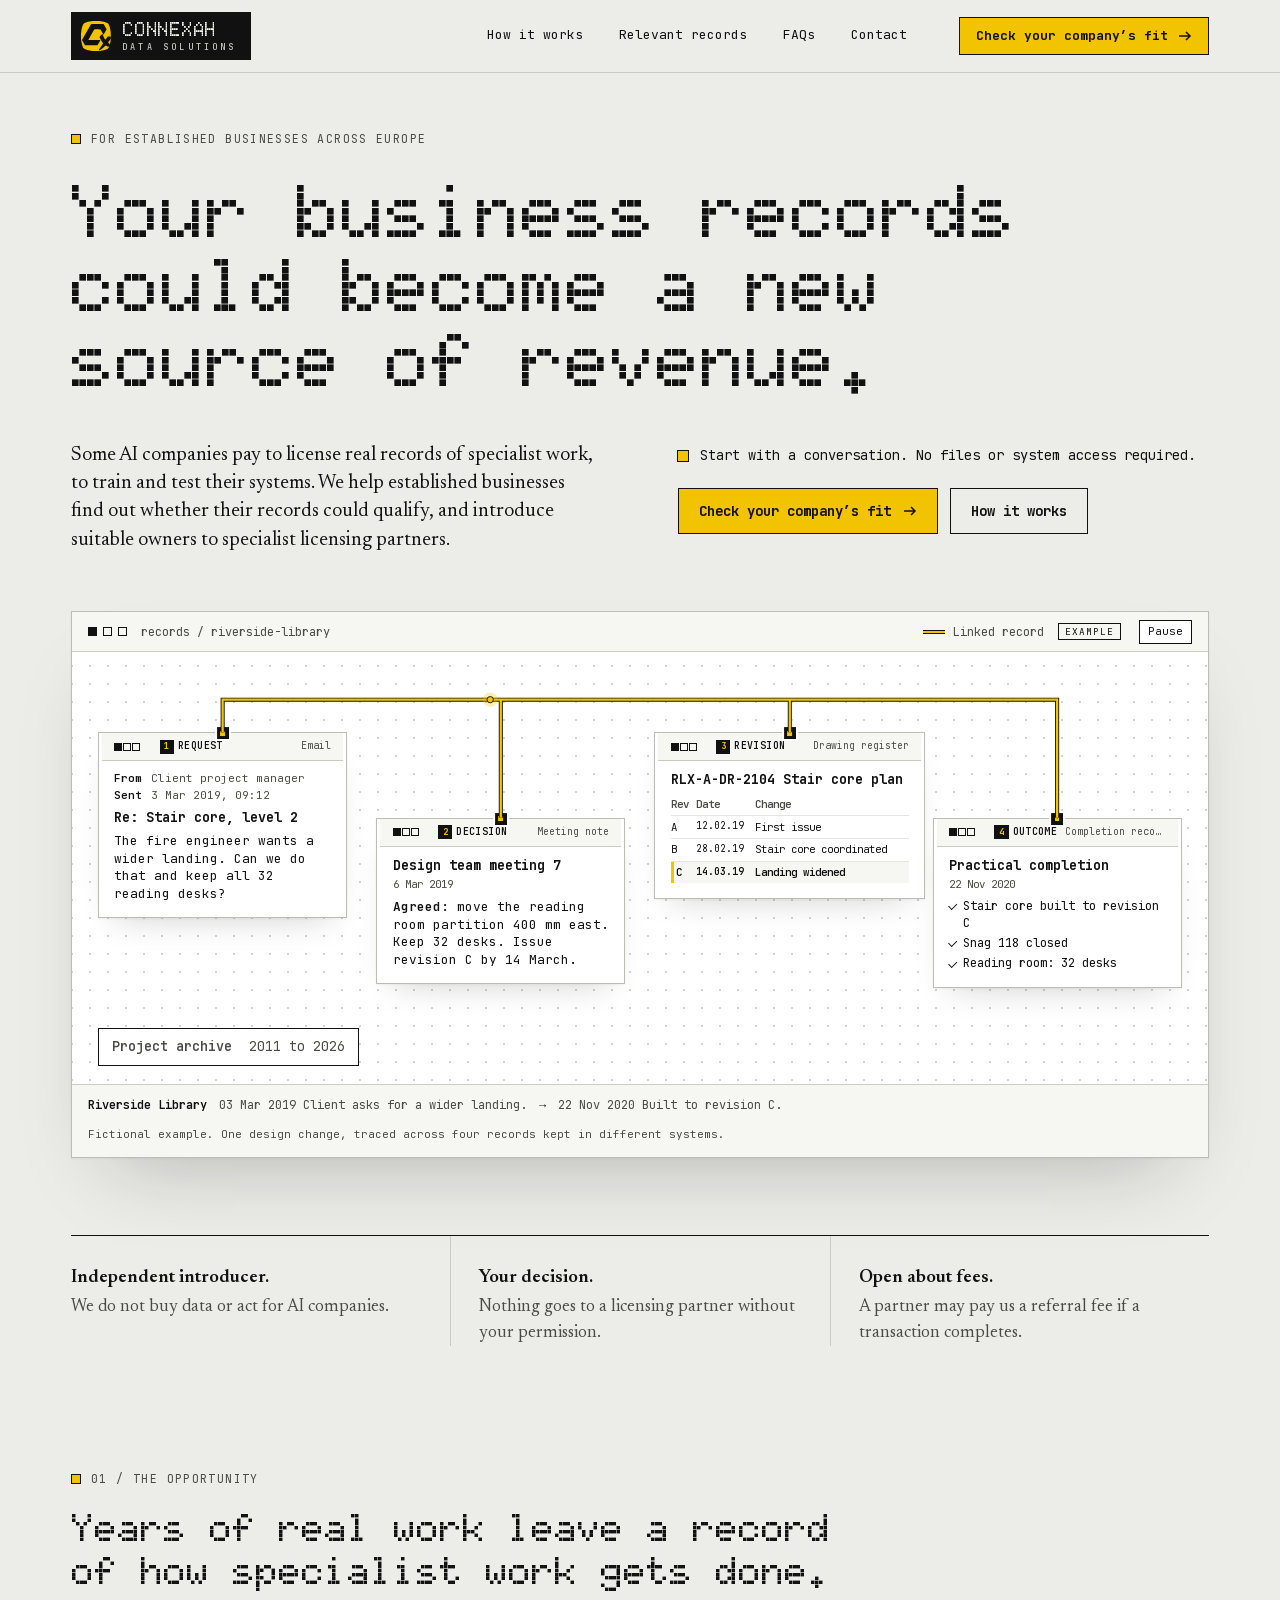
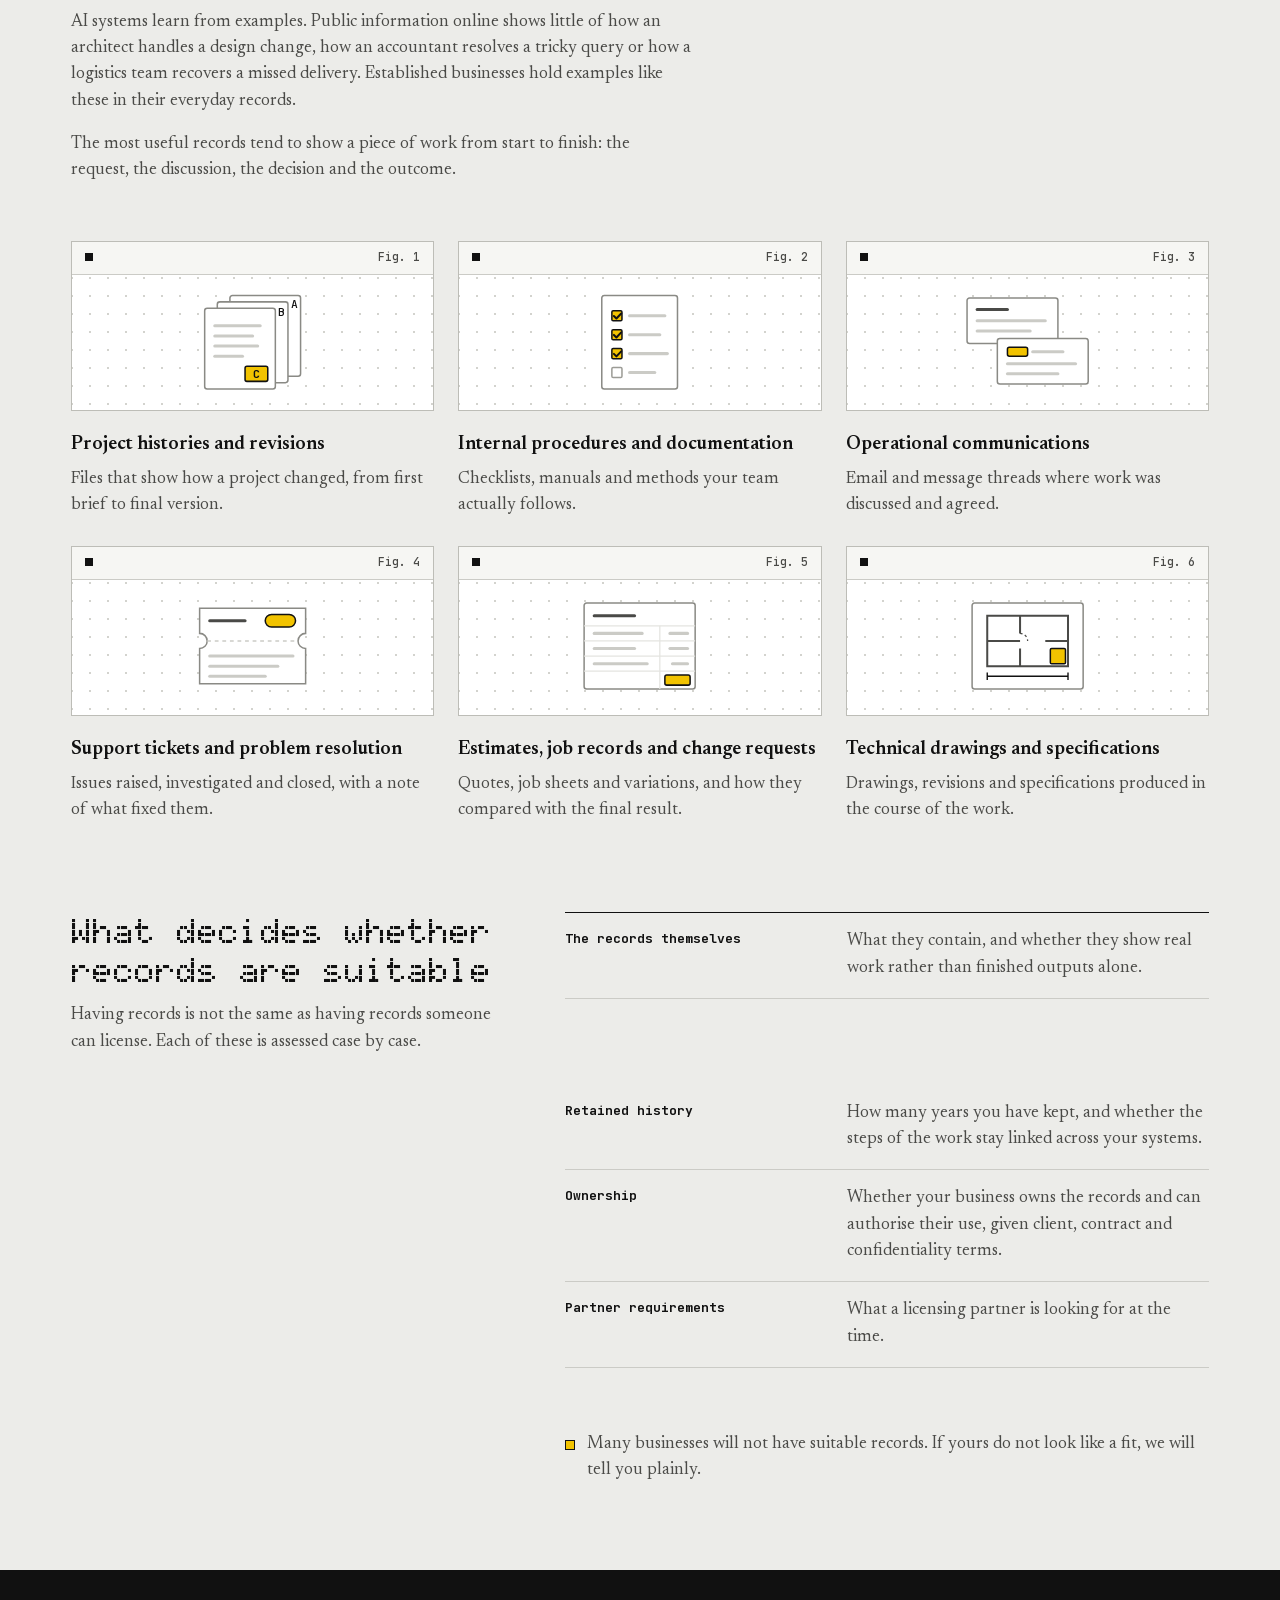
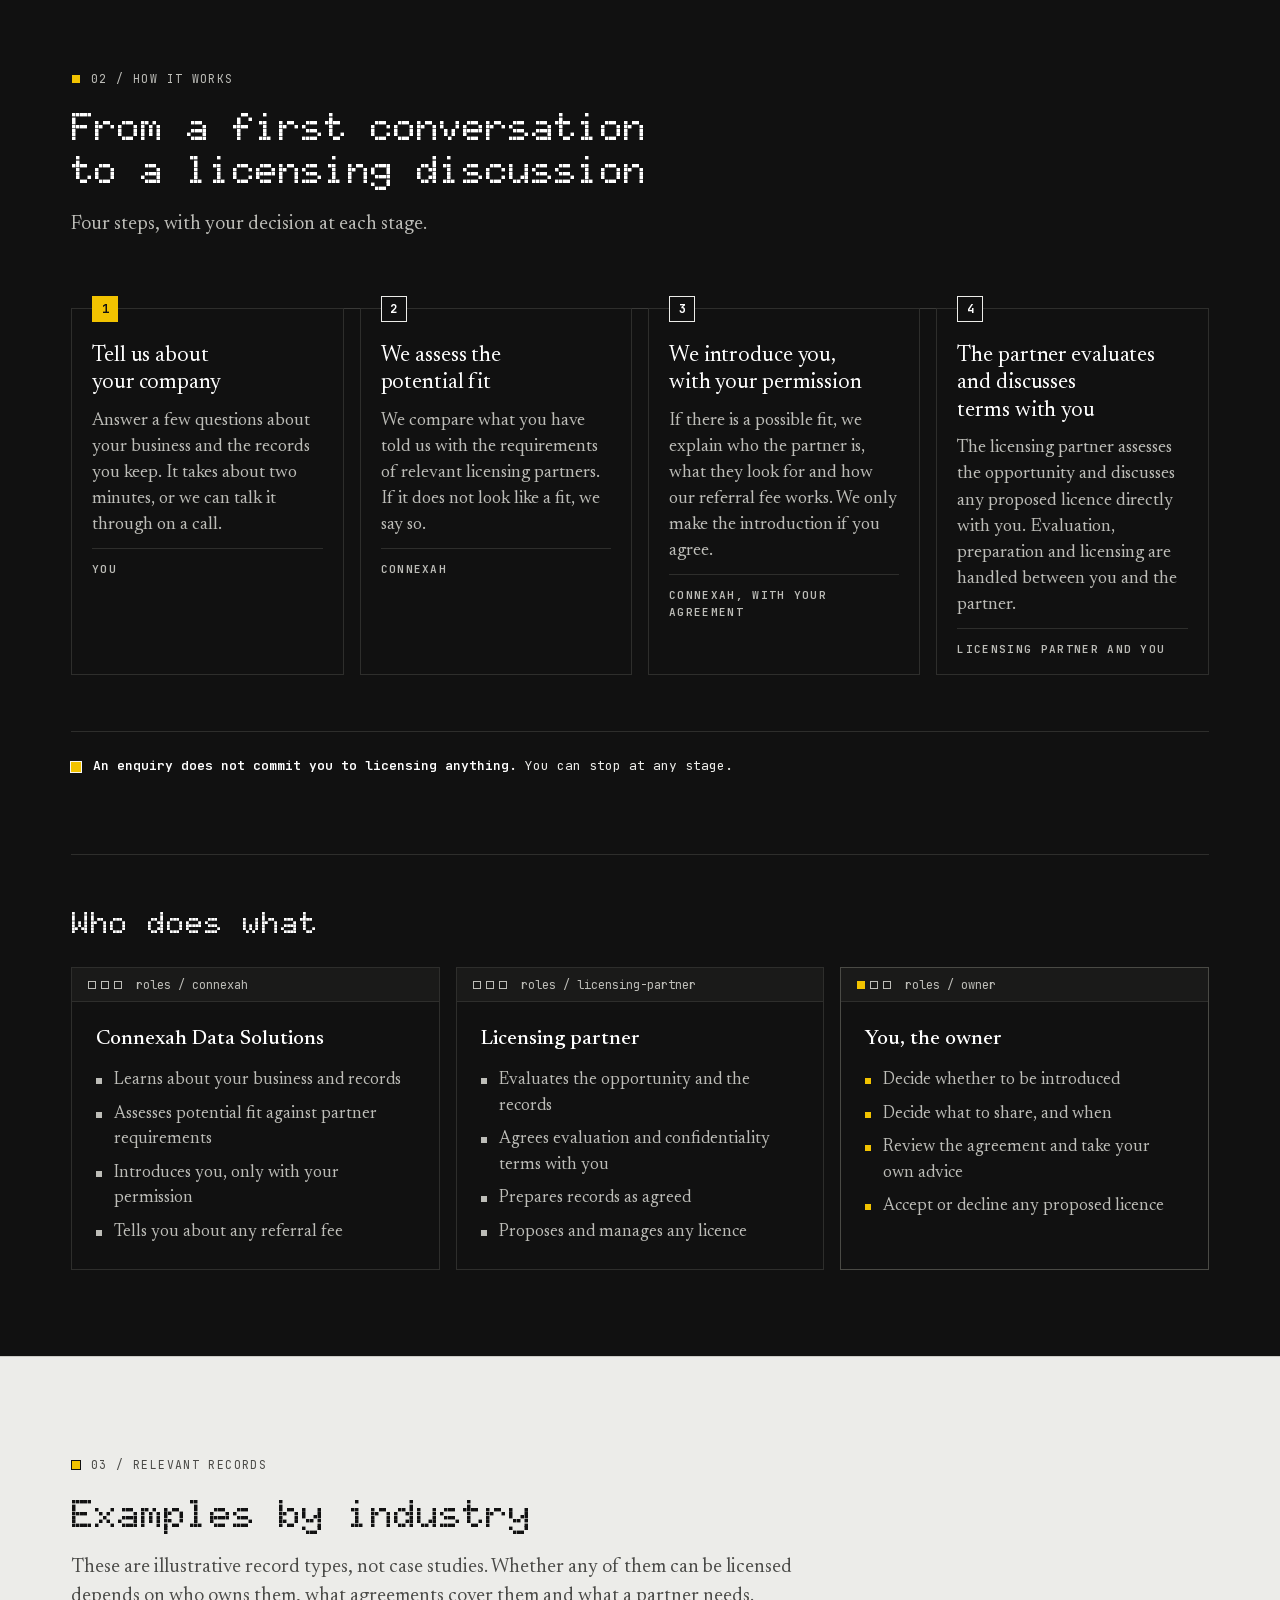
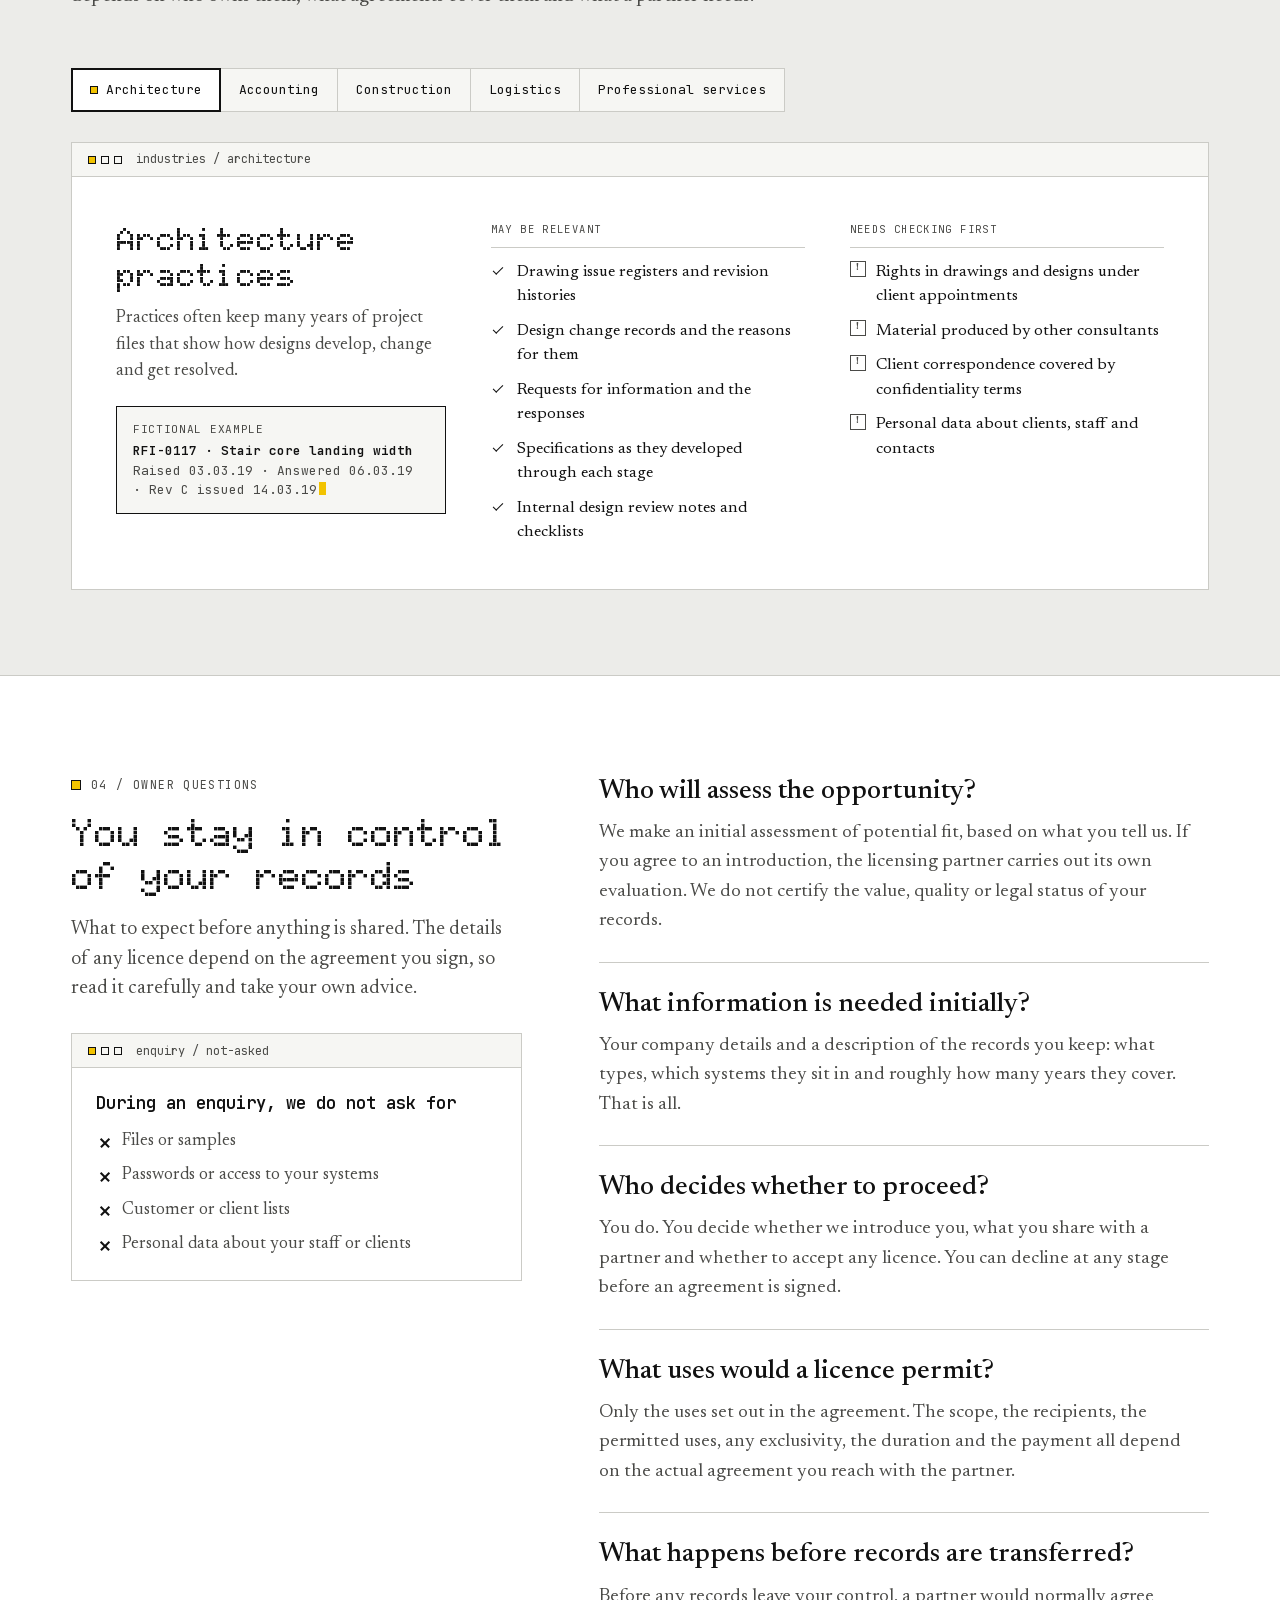
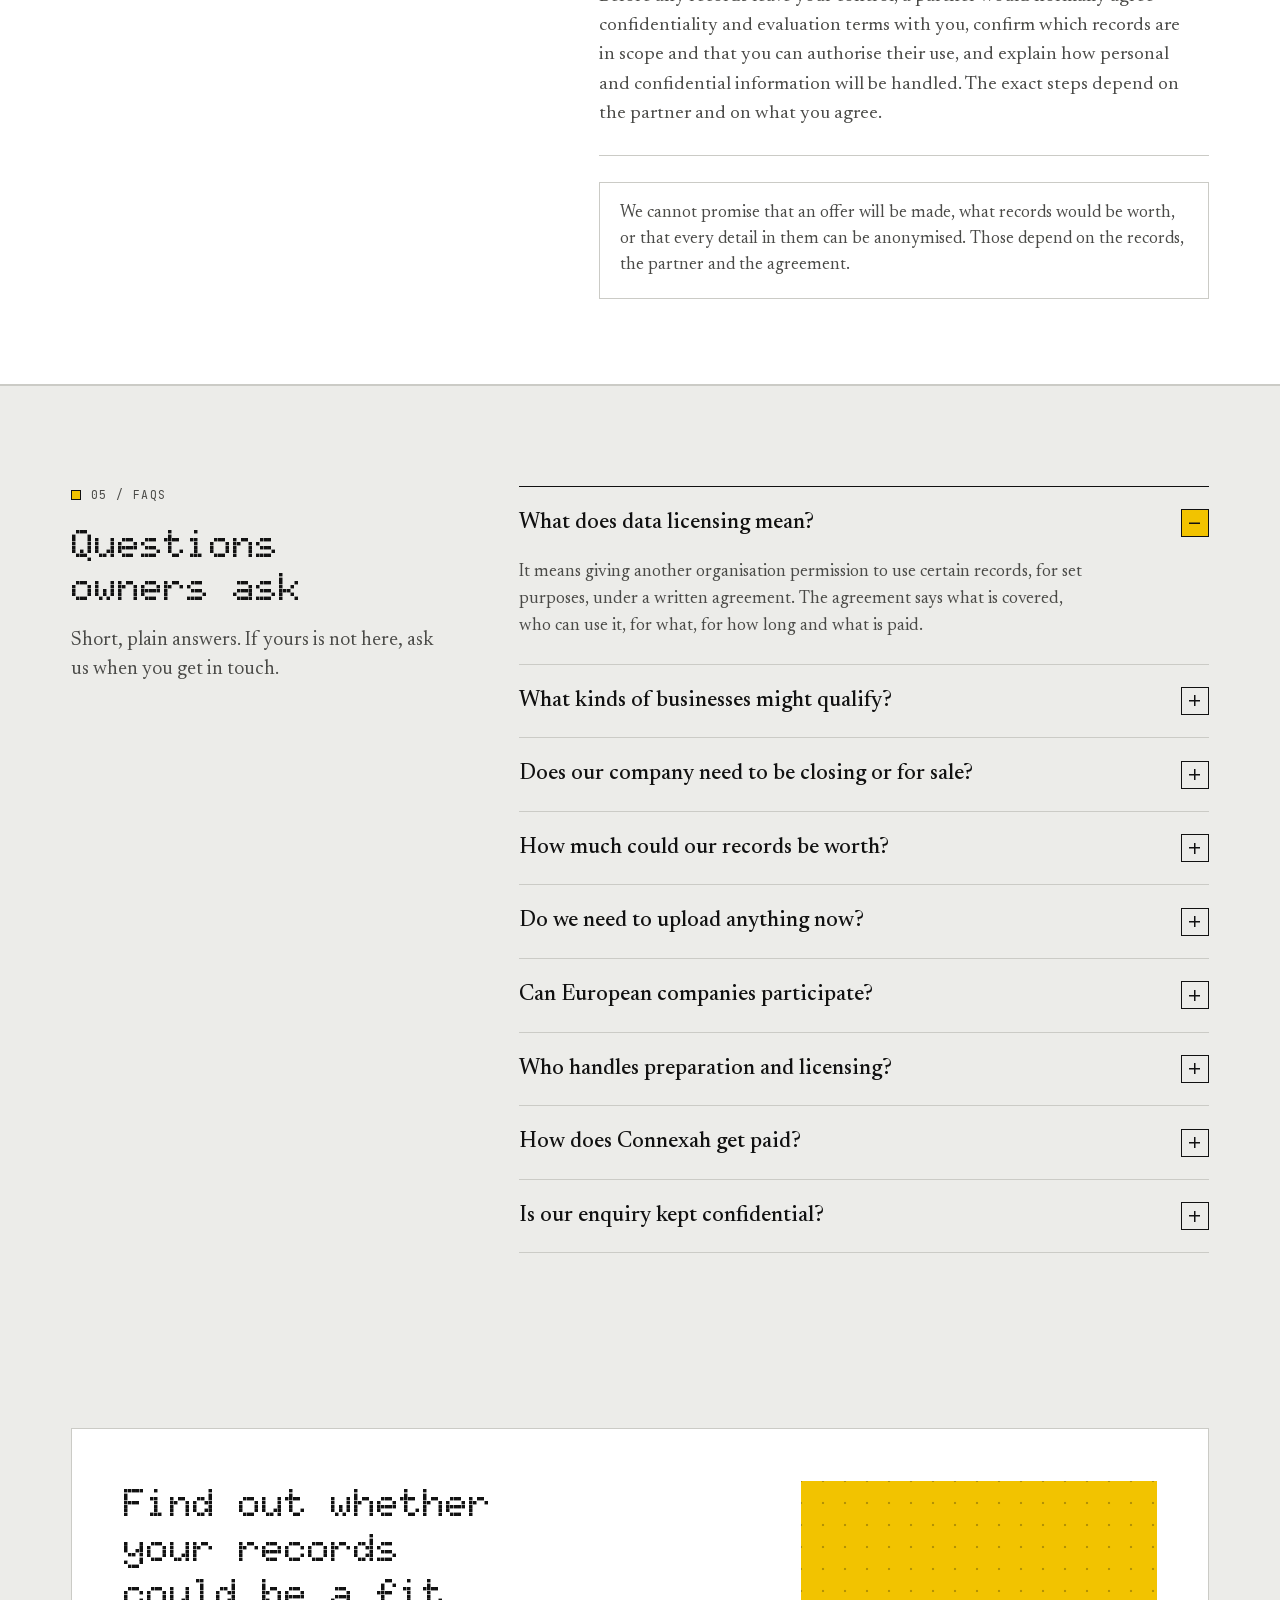
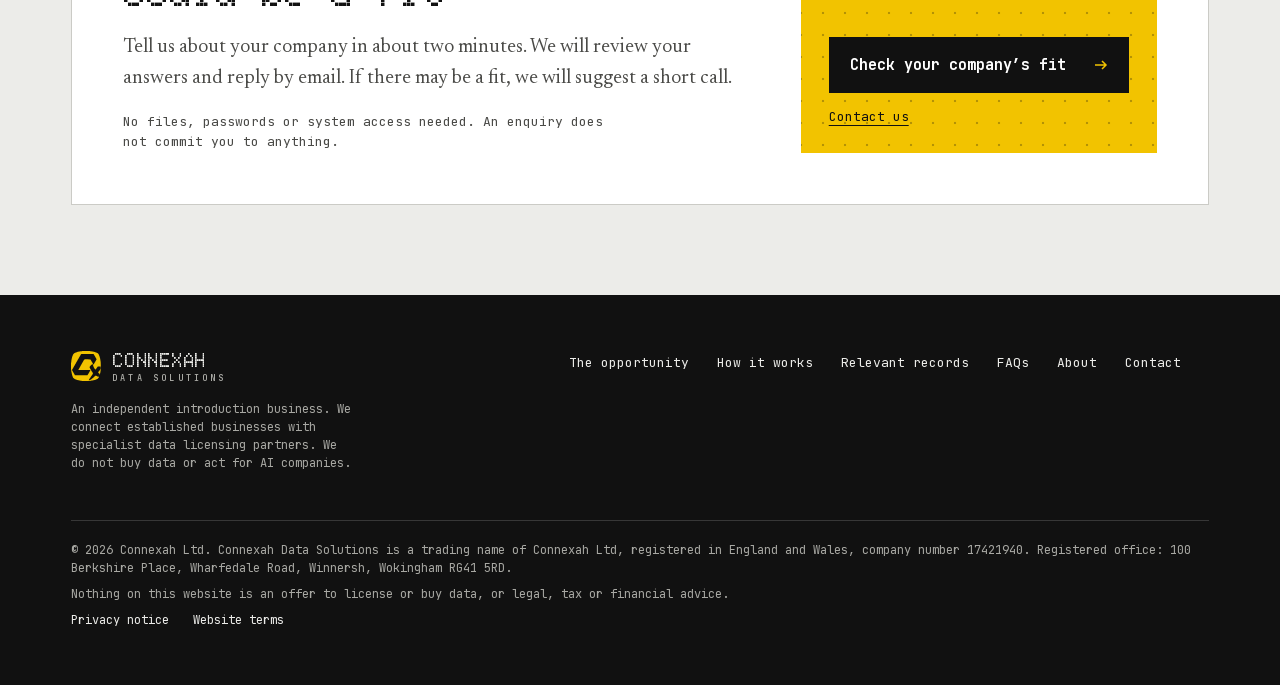
<file: index.html>
<!doctype html>
<html lang="en-GB" data-direction="b" data-page="index">
<head>
<meta charset="utf-8">
<meta name="viewport" content="width=device-width, initial-scale=1, viewport-fit=cover">
<title>Connexah Data Solutions | Licensing opportunities for business records</title>
<meta name="description" content="We help established European businesses find out whether their retained records could suit AI data licensing, and introduce suitable owners to specialist partners.">

<link rel="canonical" href="https://connexahdatasolutions.com/">
<meta property="og:type" content="website">
<meta property="og:site_name" content="Connexah Data Solutions">
<meta property="og:title" content="Your business records could become a new source of revenue">
<meta property="og:description" content="We help established European businesses find out whether their retained records could suit AI data licensing, and introduce suitable owners to specialist partners.">
<meta property="og:url" content="https://connexahdatasolutions.com/">
<meta property="og:image" content="https://connexahdatasolutions.com/assets/og-image.png">
<meta property="og:image:width" content="1200">
<meta property="og:image:height" content="630">
<meta property="og:image:alt" content="Connexah Data Solutions: your business records could become a new source of revenue.">
<meta property="og:locale" content="en_GB">
<meta name="twitter:card" content="summary_large_image">
<meta name="theme-color" content="#ECECE9">
<link rel="icon" href="assets/favicon.svg" type="image/svg+xml">
<link rel="icon" href="assets/favicon-32.png" sizes="32x32" type="image/png">
<link rel="apple-touch-icon" href="apple-touch-icon.png">
<link rel="stylesheet" href="assets/fonts/fonts.css">
<link rel="stylesheet" href="assets/site.css">
<script type="application/ld+json">{"@context": "https://schema.org", "@type": "Organization", "name": "Connexah Data Solutions", "url": "https://connexahdatasolutions.com/", "logo": "https://connexahdatasolutions.com/assets/logo.png", "description": "An independent introduction business connecting established European businesses with specialist data licensing partners."}</script>
<script>try{if(matchMedia('(prefers-reduced-motion: no-preference)').matches&&'IntersectionObserver' in window){var d=document.documentElement;d.classList.add('cx-motion');setTimeout(function(){if(d.classList.contains('cx-motion')){d.classList.remove('cx-motion');d.setAttribute('data-cx-late','1')}},3000)}}catch(e){}</script>
</head>
<body>
<svg width="0" height="0" style="position:absolute" aria-hidden="true" focusable="false"><defs><symbol id="cx-squircle" viewBox="0 0 208 208"><path fill-rule="evenodd" d="M74.2,207.5C74.0,207.3 73.6,207.0 73.2,206.9C72.3,206.6 66.1,205.8 64.8,205.8C64.0,205.8 63.2,205.7 62.2,205.3C61.2,205.0 59.6,204.7 57.4,204.4C55.1,204.1 53.4,203.8 51.8,203.3C50.6,202.9 49.0,202.6 48.3,202.5C45.5,202.1 44.5,201.8 43.3,201.3C42.6,200.9 41.4,200.5 40.5,200.3C39.7,200.1 38.5,199.7 37.8,199.4C37.2,199.1 35.9,198.6 34.9,198.4C33.8,198.2 32.8,197.8 32.4,197.6C32.1,197.3 31.0,196.9 30.1,196.6C29.2,196.3 28.0,195.7 27.4,195.4C26.8,195.1 26.0,194.8 25.6,194.6C23.9,194.1 18.4,189.8 17.1,187.8C16.8,187.4 16.4,186.8 16.1,186.5C15.8,186.1 15.3,185.4 15.0,184.8C14.7,184.2 14.3,183.5 14.1,183.1C13.8,182.8 13.5,181.9 13.2,181.2C13.0,180.5 12.6,179.6 12.3,179.2C12.1,178.7 11.7,177.8 11.5,177.0C11.3,176.2 10.9,175.1 10.5,174.4C10.1,173.7 9.7,172.6 9.5,171.6C9.3,170.7 8.9,169.3 8.6,168.6C8.3,167.9 7.9,167.0 7.8,166.5C7.3,163.7 6.9,162.3 6.6,161.3C6.3,160.6 6.0,159.1 5.8,158.0C5.7,156.9 5.3,155.3 5.0,154.5C4.5,152.9 4.3,151.8 4.1,149.4C4.0,148.6 3.8,147.1 3.5,146.1C3.2,145.1 2.9,143.7 2.7,143.0C2.4,142.1 2.3,140.7 2.2,137.8C1.9,132.6 1.3,129.1 0.3,128.2L0.0,127.9L0.0,105.1L0.0,82.3L0.4,81.8C0.9,81.1 1.3,79.8 1.3,78.9C1.3,78.5 1.5,77.0 1.7,75.7C1.8,74.4 2.1,71.9 2.2,70.2C2.2,68.6 2.4,66.8 2.6,66.2C3.3,63.4 3.7,61.0 3.9,59.1C4.1,57.9 4.4,56.2 4.6,55.4C5.4,52.6 5.7,51.6 5.8,50.1C6.0,49.3 6.3,47.8 6.6,46.8C6.9,45.9 7.3,44.3 7.5,43.4C7.7,42.5 8.2,41.1 8.5,40.3C9.0,39.2 9.3,38.2 9.5,37.1C9.7,35.6 9.9,35.2 10.5,34.2C10.8,33.6 11.3,32.5 11.5,31.8C11.7,31.0 12.2,29.9 12.5,29.2C12.9,28.5 13.2,27.5 13.3,27.0C13.4,26.5 13.7,25.8 13.9,25.4C14.1,25.1 14.5,24.4 14.8,23.9C16.6,20.7 20.4,16.9 23.2,15.3C23.7,15.0 24.4,14.6 24.9,14.2C25.3,13.9 26.1,13.5 26.6,13.4C27.2,13.3 28.0,12.9 28.4,12.6C29.4,12.0 30.0,11.7 31.1,11.5C31.5,11.4 32.5,11.0 33.2,10.7C34.0,10.3 35.2,9.8 36.0,9.6C36.8,9.4 37.9,9.1 38.4,8.8C38.9,8.5 40.2,8.1 41.2,7.9C42.2,7.7 43.6,7.3 44.3,7.0C45.7,6.4 47.6,5.9 49.3,5.7C50.0,5.6 51.2,5.3 52.0,5.0C53.0,4.6 54.3,4.4 56.7,4.1C60.7,3.6 60.7,3.6 62.6,3.1C63.9,2.7 66.1,2.4 69.2,2.1C74.8,1.5 77.1,1.0 77.6,0.2C77.7,0.1 86.4,0.0 104.2,0.0L130.6,0.0L130.8,0.3C131.5,1.1 134.0,1.7 137.7,2.0C141.1,2.2 142.6,2.4 144.3,2.9C146.4,3.5 146.9,3.6 149.7,3.9C152.3,4.2 152.8,4.3 155.3,5.1C156.1,5.3 157.4,5.6 158.2,5.8C160.1,6.1 160.9,6.3 162.3,6.9C162.8,7.1 164.2,7.5 165.3,7.7C166.5,8.0 167.8,8.4 168.5,8.7C169.2,9.0 170.5,9.5 171.4,9.7C172.2,9.9 173.5,10.3 174.1,10.6C174.8,10.9 175.9,11.3 176.5,11.5C177.2,11.7 178.1,12.1 178.6,12.5C179.0,12.8 180.1,13.3 180.9,13.6C181.7,13.9 182.6,14.3 182.9,14.6C183.3,14.9 183.9,15.3 184.3,15.5C184.7,15.7 185.2,16.0 185.5,16.3C185.8,16.6 186.5,17.1 187.0,17.4C188.3,18.2 190.5,20.5 191.1,21.8C191.4,22.3 191.9,23.2 192.3,23.7C192.6,24.1 192.8,24.6 192.8,24.8C192.8,24.9 193.2,25.8 193.7,26.7C194.2,27.6 194.8,28.9 194.9,29.5C195.1,30.1 195.4,30.9 195.6,31.3C195.8,31.7 196.2,33.0 196.6,34.1C196.9,35.2 197.5,36.6 197.8,37.2C198.1,37.9 198.5,39.1 198.7,40.0C198.8,40.9 199.3,42.2 199.6,42.9C200.1,43.9 200.3,44.6 200.5,46.0C200.6,47.1 201.0,48.8 201.3,49.8C202.0,52.0 202.0,52.3 202.5,55.8C202.7,57.4 203.0,58.9 203.4,60.0C203.9,61.5 204.0,62.2 204.2,65.0C204.5,68.6 204.8,70.3 205.4,72.6C206.0,74.7 206.4,84.1 206.6,98.1L206.7,106.8L206.4,107.4C206.2,107.8 205.9,108.2 205.2,108.5C203.7,109.4 203.8,109.0 203.7,116.0C203.6,123.5 203.7,123.8 204.8,124.8C205.3,125.3 205.7,125.8 205.8,126.2C206.2,127.5 205.8,135.2 205.2,137.0C204.9,137.8 204.7,139.2 204.5,141.8C204.2,145.4 203.9,147.2 202.9,150.5C202.7,151.3 202.4,152.5 202.3,153.2C201.7,157.9 201.3,158.5 198.8,158.8C197.4,158.9 197.1,159.2 196.7,161.2C196.5,162.0 196.1,163.3 195.8,164.0C195.5,164.7 195.0,166.0 194.8,166.8C194.6,167.7 194.2,169.0 193.9,169.7C193.6,170.4 193.1,171.8 192.9,172.7C192.7,173.6 192.3,174.8 192.0,175.5C191.0,177.9 191.1,178.8 192.7,179.6C193.9,180.2 194.0,180.5 193.3,182.3C192.8,183.7 192.6,184.2 191.3,186.2C190.0,188.4 186.6,191.8 185.0,192.6C184.5,192.8 183.9,193.3 183.4,193.6C183.0,194.0 182.3,194.4 181.9,194.6C181.4,194.7 180.5,195.1 179.8,195.5C179.0,195.9 177.9,196.3 177.2,196.5C176.5,196.7 175.7,197.0 175.3,197.2C174.2,198.0 173.7,198.2 172.1,198.5C171.2,198.7 169.8,199.1 169.0,199.5C168.2,199.8 167.0,200.3 166.2,200.4C165.5,200.6 164.3,201.0 163.5,201.3C162.7,201.6 161.0,202.0 159.7,202.2C158.5,202.5 156.7,202.9 155.9,203.2C154.2,203.8 152.9,204.0 149.9,204.5C148.6,204.7 146.9,205.0 146.0,205.2C144.2,205.7 142.6,205.9 139.2,206.2C135.8,206.4 132.5,207.3 132.5,207.9C132.5,207.9 119.7,208.0 103.5,208.0L74.6,208.0L74.2,207.5Z"/></symbol><symbol id="cx-glyph" viewBox="0 0 208 208"><path fill-rule="evenodd" d="M123.4,203.6C122.7,202.9 122.9,201.8 124.0,200.6C124.5,200.0 124.9,199.4 124.9,199.2C125.0,198.9 125.3,198.4 125.5,198.0C125.8,197.6 126.0,197.1 126.0,197.0C126.0,196.9 126.2,196.4 126.5,196.0C126.7,195.6 127.0,195.1 127.1,194.8C127.1,194.6 127.8,193.8 128.5,193.0C129.4,192.1 129.9,191.4 130.0,191.0C130.1,190.7 130.5,190.0 131.0,189.5C131.5,189.0 131.9,188.3 132.0,188.0C132.1,187.7 132.5,187.0 133.0,186.5C133.5,186.0 133.9,185.3 134.0,185.0C134.1,184.7 134.5,184.0 135.0,183.5C135.5,183.0 135.9,182.4 135.9,182.2C136.0,181.9 136.3,181.4 136.5,181.0C136.8,180.6 137.0,180.1 137.0,180.0C137.0,179.9 137.2,179.4 137.5,179.0C137.7,178.6 138.0,178.1 138.1,177.8C138.1,177.6 138.5,177.0 139.0,176.5C139.5,176.0 139.9,175.3 140.0,175.0C140.1,174.6 140.6,173.9 141.5,173.0C142.4,172.1 142.9,171.4 143.0,171.0C143.1,170.6 143.6,169.9 144.5,169.0C145.4,168.0 145.9,167.4 146.0,167.0C146.1,166.6 146.5,166.0 147.2,165.3C148.8,163.8 149.0,163.4 149.0,162.5C149.0,161.7 149.1,161.5 150.5,160.0C150.7,159.8 150.9,159.3 151.0,159.0C151.1,158.8 151.3,158.3 151.5,158.0C152.1,157.2 152.1,154.8 151.5,154.0C151.3,153.7 151.1,153.1 151.0,152.5C150.9,151.8 150.8,151.4 150.5,151.0C149.3,149.8 149.1,149.5 149.0,149.0C148.9,148.7 148.5,148.0 148.0,147.5C147.5,147.0 147.1,146.3 147.0,146.0C146.9,145.7 146.5,145.0 146.0,144.5C145.5,144.0 145.1,143.3 145.0,143.0C144.9,142.7 144.5,142.0 144.0,141.5C143.5,141.0 143.1,140.3 143.0,140.0C142.9,139.7 142.5,139.0 142.0,138.5C141.5,138.0 141.1,137.4 141.1,137.2C141.0,136.9 140.8,136.4 140.5,136.0C140.2,135.6 140.0,135.1 139.9,134.8C139.9,134.6 139.7,134.2 139.5,134.0C138.1,132.5 138.0,132.3 138.0,131.5C138.0,130.7 137.9,130.5 136.5,129.0C136.3,128.8 136.1,128.4 136.1,128.2C136.0,127.9 135.7,127.4 135.5,127.0C135.2,126.6 135.0,126.1 135.0,126.0C135.0,125.9 134.8,125.4 134.5,125.0C134.3,124.6 134.0,124.1 133.9,123.8C133.9,123.4 133.7,123.2 132.5,122.0C132.2,121.6 132.1,121.2 132.0,120.5C131.9,119.9 131.7,119.3 131.4,118.9C131.2,118.5 131.0,118.1 131.0,118.0C131.0,117.9 130.8,117.5 130.6,117.1C130.3,116.7 130.1,116.1 130.0,115.5C129.9,114.9 129.7,114.3 129.5,114.0C129.1,113.4 128.8,110.3 129.1,108.9C129.2,108.0 143.9,93.4 145.0,93.0C145.4,92.9 146.1,92.4 146.9,91.6C148.2,90.3 148.6,90.2 149.0,91.2C149.2,91.5 149.6,92.1 150.1,92.6C150.5,93.0 150.9,93.7 151.0,94.0C151.1,94.2 151.3,94.7 151.5,95.0C151.7,95.3 151.9,95.9 152.0,96.5C152.1,97.1 152.3,97.7 152.5,98.0C152.7,98.3 152.9,98.9 153.0,99.5C153.1,100.1 153.3,100.7 153.5,101.0C153.7,101.3 153.9,101.9 154.0,102.5C154.1,103.1 154.3,103.7 154.5,104.0C154.7,104.3 154.9,104.9 155.0,105.5C155.1,106.1 155.3,106.7 155.6,107.1C155.8,107.5 156.0,107.9 156.0,108.0C156.0,108.1 156.2,108.5 156.4,108.9C156.7,109.3 156.9,109.9 157.0,110.5C157.1,111.1 157.3,111.7 157.6,112.1C157.8,112.5 158.0,112.9 158.0,113.0C158.0,113.1 158.2,113.6 158.5,114.0C158.7,114.4 159.0,114.9 159.1,115.2C159.1,115.4 159.3,115.8 159.5,116.0C160.9,117.5 161.0,117.7 161.0,118.5C161.0,119.3 161.1,119.5 162.5,121.0C162.7,121.2 162.9,121.7 163.0,122.0C163.1,122.3 163.5,123.0 164.0,123.5C164.5,124.0 164.9,124.7 165.0,125.0C165.2,125.8 168.0,128.6 168.6,128.8C169.3,129.0 169.8,128.7 171.8,126.7C173.4,125.1 173.9,124.6 174.0,124.0C174.1,123.6 174.6,123.0 175.5,122.0C176.4,121.1 176.9,120.4 177.0,120.0C177.1,119.6 177.6,118.9 178.5,118.0C179.2,117.2 179.9,116.4 179.9,116.2C180.0,115.9 180.2,115.4 180.5,115.0C180.8,114.6 181.0,114.0 181.1,113.8C181.1,113.5 182.0,112.5 183.3,111.2C186.3,108.2 186.3,108.2 187.5,108.0C188.1,107.9 188.7,107.7 189.0,107.5L189.6,107.1L193.5,107.1L197.4,107.1L198.0,107.5C198.5,107.9 198.8,107.9 200.4,108.0C202.4,108.1 202.6,108.2 203.4,109.2L203.7,109.7L203.7,116.0C203.7,119.6 203.7,122.6 203.8,123.1C204.0,124.2 203.8,126.1 203.3,127.0C203.2,127.3 203.0,127.8 202.9,128.1C202.9,128.3 202.4,129.0 202.0,129.5C201.5,130.0 201.1,130.7 201.0,131.0C200.8,131.5 200.2,132.2 199.0,133.5C197.6,134.9 197.1,135.5 197.0,136.0C196.9,136.5 196.4,137.1 195.0,138.5C193.7,139.8 193.1,140.5 193.0,141.0C192.9,141.3 192.5,142.0 192.0,142.5C191.5,143.0 191.1,143.7 191.0,144.0C190.9,144.3 190.5,145.0 190.1,145.4C189.1,146.5 189.0,146.7 189.0,149.0C189.0,151.3 189.1,151.6 190.1,152.0C190.5,152.2 191.5,153.1 192.5,154.0C194.3,155.8 194.7,156.0 195.5,156.0C197.2,156.0 198.1,157.5 197.3,159.2C197.1,159.6 196.8,160.5 196.7,161.3C196.5,162.1 196.1,163.3 195.8,164.0C195.5,164.7 195.0,166.0 194.8,166.8C194.6,167.7 194.2,169.0 193.9,169.7C193.6,170.4 193.2,171.6 193.0,172.4C192.8,173.1 192.4,174.4 192.1,175.2C191.8,176.1 191.4,177.1 191.3,177.5C191.0,178.8 190.1,179.2 189.0,178.5C188.7,178.3 188.0,178.1 187.5,178.0C186.9,177.9 186.3,177.7 186.0,177.5C185.8,177.4 185.3,177.1 185.0,177.0C184.7,176.9 184.2,176.6 184.0,176.5C183.7,176.3 183.0,176.1 182.5,176.0C181.6,175.9 181.4,175.7 180.5,175.0C180.0,174.6 179.3,174.1 179.0,174.0C178.7,173.9 178.0,173.4 177.4,172.9L176.5,172.1L175.0,172.0C173.8,171.9 173.4,171.8 173.0,171.5C172.2,170.9 170.3,170.8 169.5,171.3C169.2,171.4 168.6,171.7 168.1,171.9C167.6,172.2 167.2,172.5 167.0,173.0C166.8,173.4 166.4,173.8 166.0,174.0C165.6,174.2 165.2,174.6 165.0,175.0C164.7,175.5 164.4,175.8 163.9,176.0C162.9,176.5 159.4,179.9 159.0,180.9C158.7,181.5 158.5,181.7 157.9,182.0C157.5,182.2 156.4,183.1 154.9,184.6C153.3,186.1 152.5,186.8 152.0,187.0C151.6,187.1 150.8,187.8 149.5,189.0C148.2,190.2 147.4,190.9 147.0,191.0C146.6,191.1 145.8,191.8 144.5,193.0C143.3,194.2 142.4,194.9 142.0,195.0C141.6,195.1 140.8,195.7 140.0,196.5C139.3,197.2 138.4,197.9 138.0,198.0C137.7,198.1 137.2,198.3 137.0,198.5C136.8,198.6 136.3,198.9 136.0,199.0C135.7,199.1 135.2,199.4 135.0,199.5C134.8,199.7 134.3,199.9 134.0,200.0C133.7,200.1 133.0,200.5 132.5,201.0C131.6,201.7 131.4,201.9 130.5,202.0C129.9,202.1 129.3,202.3 129.0,202.5C128.7,202.7 128.1,202.9 127.5,203.0C126.9,203.1 126.3,203.3 126.0,203.5C125.1,204.1 124.0,204.1 123.4,203.6ZM28.6,168.8C28.0,168.6 26.2,166.7 26.1,166.2C26.0,166.0 25.7,165.4 25.5,165.0C25.2,164.6 25.0,164.1 25.0,164.0C25.0,163.9 24.8,163.4 24.5,163.0C24.3,162.6 24.0,162.1 23.9,161.8C23.9,161.6 23.5,161.0 23.0,160.5C22.5,160.0 22.1,159.4 22.1,159.2C22.0,158.9 21.8,158.4 21.5,158.0C21.2,157.6 21.0,157.1 20.9,156.8C20.9,156.6 20.5,156.0 20.0,155.5C19.5,155.0 19.1,154.4 19.1,154.2C19.0,153.9 18.7,153.4 18.5,153.0C18.2,152.6 18.0,152.1 18.0,152.0C18.0,151.9 17.8,151.4 17.5,151.0C17.3,150.6 17.0,150.1 16.9,149.8C16.9,149.6 16.5,149.0 16.0,148.5C15.5,148.0 15.1,147.4 15.1,147.2C15.0,146.9 14.7,146.4 14.5,146.0C14.2,145.6 14.0,145.1 14.0,145.0C14.0,144.9 13.8,144.4 13.5,144.0C13.3,143.6 13.0,143.1 12.9,142.8C12.9,142.6 12.5,142.0 12.0,141.5C11.5,141.0 11.1,140.4 11.1,140.2C11.0,139.9 10.7,139.4 10.5,139.0C10.2,138.6 10.0,138.1 10.0,138.0C10.0,137.9 9.8,137.4 9.5,137.0C9.2,136.6 9.0,136.1 9.0,136.0C9.0,135.9 8.8,135.5 8.6,135.2C8.4,134.8 8.1,134.3 8.0,134.0C7.9,133.7 7.7,133.2 7.5,133.0C7.2,132.5 7.1,132.2 7.1,131.5L7.1,130.6L8.0,129.6C8.4,129.0 8.9,128.3 9.0,128.0C9.1,127.7 9.5,127.0 10.0,126.5C10.5,126.0 10.9,125.4 10.9,125.2C11.0,124.9 11.3,124.4 11.5,124.0C11.8,123.6 12.0,123.1 12.0,123.0C12.0,122.9 12.2,122.4 12.5,122.0C12.7,121.6 13.0,121.1 13.1,120.8C13.1,120.6 13.3,120.2 13.5,120.0C14.9,118.5 15.0,118.3 15.0,117.5C15.0,116.7 15.1,116.5 16.5,115.0C16.7,114.8 16.9,114.3 17.0,114.0C17.1,113.7 17.5,113.0 18.0,112.5C18.5,112.0 18.9,111.4 18.9,111.2C19.0,110.9 19.3,110.4 19.5,110.0C19.8,109.6 20.0,109.1 20.0,109.0C20.0,108.9 20.2,108.4 20.5,108.0C20.8,107.6 21.0,107.1 21.0,107.0C21.0,106.9 21.2,106.4 21.5,106.0C21.7,105.6 22.0,105.1 22.1,104.8C22.1,104.6 22.5,104.0 23.0,103.5C23.5,103.0 23.9,102.4 23.9,102.2C24.0,101.9 24.2,101.4 24.5,101.0C24.8,100.6 25.0,100.1 25.1,99.8C25.1,99.6 25.5,99.0 26.0,98.5C26.5,98.0 26.9,97.4 26.9,97.2C27.0,96.9 27.3,96.4 27.5,96.0C27.8,95.6 28.0,95.1 28.0,95.0C28.0,94.9 28.2,94.4 28.5,94.0C28.8,93.6 29.0,93.1 29.0,93.0C29.0,92.9 29.2,92.4 29.5,92.0C29.7,91.6 30.0,91.1 30.1,90.8C30.1,90.6 30.5,90.0 31.0,89.5C31.5,89.0 31.9,88.3 32.0,88.0C32.1,87.7 32.3,87.2 32.5,87.0C33.9,85.5 34.0,85.3 34.0,84.5C34.0,83.7 34.1,83.5 35.5,82.0C35.7,81.8 35.9,81.4 35.9,81.2C36.0,80.9 36.3,80.4 36.5,80.0C36.8,79.6 37.0,79.1 37.0,79.0C37.0,78.9 37.2,78.4 37.5,78.0C37.7,77.6 38.0,77.1 38.1,76.8C38.1,76.6 38.5,76.0 39.0,75.5C39.5,75.0 39.9,74.4 39.9,74.2C40.0,73.9 40.2,73.4 40.5,73.0C40.8,72.6 41.0,72.1 41.1,71.8C41.1,71.6 41.5,71.0 42.0,70.5C42.5,70.0 42.9,69.4 42.9,69.2C43.0,68.9 43.3,68.4 43.5,68.0C43.8,67.6 44.0,67.1 44.0,67.0C44.0,66.9 44.2,66.4 44.5,66.0C44.8,65.6 45.0,65.1 45.0,65.0C45.0,64.9 45.2,64.4 45.5,64.0C45.7,63.6 46.0,63.1 46.1,62.8C46.1,62.6 46.5,62.0 47.0,61.5C47.5,61.0 47.9,60.4 47.9,60.2C48.0,59.9 48.2,59.4 48.5,59.0C48.8,58.6 49.0,58.1 49.1,57.8C49.1,57.6 49.5,57.0 50.0,56.5C50.5,56.0 50.9,55.4 50.9,55.2C51.0,54.9 51.3,54.4 51.5,54.0C51.8,53.6 52.0,53.1 52.0,53.0C52.0,52.9 52.2,52.4 52.5,52.0C52.7,51.6 53.0,51.1 53.1,50.8C53.1,50.6 53.5,50.0 54.0,49.5C54.5,49.0 54.9,48.4 54.9,48.2C55.0,47.9 55.3,47.4 55.5,47.0C55.8,46.6 56.0,46.1 56.0,46.0C56.0,45.9 56.2,45.4 56.5,45.0C56.8,44.6 57.0,44.1 57.0,44.0C57.0,43.9 57.2,43.4 57.5,43.0C57.7,42.6 58.0,42.1 58.1,41.8C58.1,41.6 58.5,41.0 59.0,40.5C59.5,40.0 59.9,39.3 60.0,39.0C60.1,38.7 60.5,38.0 61.0,37.5C61.5,37.0 61.9,36.4 61.9,36.2C62.0,35.9 62.3,35.4 62.5,35.0C62.8,34.6 63.0,34.1 63.0,34.0C63.0,33.9 63.2,33.4 63.5,33.0C63.7,32.6 64.0,32.1 64.1,31.8C64.1,31.6 64.5,31.0 65.0,30.5C65.5,30.0 65.9,29.4 65.9,29.2C66.0,28.9 66.3,28.4 66.5,28.0C66.8,27.6 67.0,27.1 67.0,27.0C67.0,26.9 67.2,26.4 67.5,26.0C67.8,25.6 68.0,25.1 68.0,25.0C68.0,24.9 68.2,24.4 68.5,24.0C68.7,23.6 69.0,23.0 69.1,22.8C69.2,22.3 71.0,20.4 71.6,20.2C72.2,19.9 154.8,19.9 155.4,20.2C156.0,20.4 157.8,22.3 157.9,22.8C158.0,23.0 158.3,23.6 158.5,24.0C158.8,24.4 159.0,24.9 159.0,25.0C159.0,25.1 159.2,25.6 159.5,26.0C159.8,26.4 160.0,26.9 160.0,27.0C160.0,27.1 160.2,27.6 160.5,28.0C160.7,28.4 161.0,28.9 161.1,29.2C161.1,29.4 161.5,30.0 162.0,30.5C162.5,31.0 162.9,31.7 163.0,32.0C163.1,32.3 163.5,33.0 164.0,33.5C164.5,34.0 164.9,34.6 164.9,34.8C165.0,35.1 165.3,35.6 165.5,36.0C165.8,36.4 166.0,36.9 166.0,37.0C166.0,37.1 166.2,37.6 166.5,38.0C166.7,38.4 167.0,38.9 167.1,39.2C167.1,39.4 167.5,40.0 168.0,40.5C168.5,41.0 168.9,41.7 169.0,42.0C169.1,42.3 169.3,42.8 169.5,43.0C170.9,44.5 171.0,44.7 171.0,45.5C171.0,46.3 171.1,46.5 172.5,48.0C172.7,48.2 172.9,48.6 172.9,48.8C173.0,49.1 173.3,49.6 173.5,50.0C173.8,50.4 174.0,50.9 174.0,51.0C174.0,51.1 174.2,51.6 174.5,52.0C174.8,52.4 175.0,52.9 175.0,53.0C175.0,53.1 175.2,53.6 175.5,54.0C175.7,54.4 176.0,54.9 176.1,55.2C176.1,55.4 176.5,56.0 177.0,56.6C178.2,57.8 178.2,58.2 177.0,59.4C176.5,60.0 176.1,60.7 176.0,61.0C175.9,61.3 175.5,62.0 175.0,62.5C174.5,63.0 174.1,63.6 174.1,63.8C174.0,64.1 173.7,64.6 173.5,65.0C173.2,65.4 173.0,65.9 173.0,66.0C173.0,66.1 172.8,66.6 172.5,67.0C172.3,67.4 172.0,67.9 171.9,68.2C171.9,68.4 171.5,69.0 171.0,69.5C170.5,70.0 170.1,70.6 170.1,70.8C170.0,71.1 169.7,71.6 169.5,72.0C169.2,72.4 169.0,72.9 169.0,73.0C169.0,73.1 168.8,73.6 168.5,74.0C168.2,74.4 168.0,74.9 168.0,75.0C168.0,75.1 167.8,75.6 167.5,76.0C167.3,76.4 167.0,76.9 166.9,77.2C166.9,77.4 166.5,78.0 166.0,78.5C165.5,79.0 165.1,79.7 165.0,80.0C164.9,80.3 164.5,81.0 164.0,81.5C163.5,82.0 163.1,82.6 163.1,82.8C163.0,83.1 162.7,83.6 162.5,84.0C162.2,84.4 162.0,84.9 162.0,85.0C162.0,85.1 161.8,85.6 161.5,86.0C161.2,86.4 161.0,86.9 161.0,87.0C161.0,87.1 160.8,87.6 160.5,88.0C160.2,88.4 160.0,88.9 160.0,89.0C160.0,89.1 159.8,89.6 159.5,90.0C159.2,90.4 159.0,90.9 159.0,91.0C159.0,91.7 156.8,93.8 156.0,93.8C155.4,93.8 154.2,92.8 154.1,92.2C154.0,91.9 153.8,91.4 153.5,91.0C153.2,90.6 153.0,90.1 152.9,89.8C152.9,89.6 152.5,89.0 152.0,88.5C151.5,88.0 151.1,87.4 151.1,87.2C151.0,86.9 150.7,86.4 150.5,86.0C150.2,85.6 150.0,85.1 150.0,85.0C150.0,84.9 149.8,84.4 149.5,84.0C149.2,83.6 149.0,83.1 149.0,83.0C149.0,82.9 148.8,82.4 148.5,82.0C148.2,81.6 148.0,81.1 148.0,81.0C148.0,80.9 147.8,80.4 147.5,80.0C147.3,79.6 147.0,79.1 146.9,78.8C146.9,78.6 146.5,78.0 146.0,77.5C145.5,77.0 145.1,76.3 145.0,76.0C144.9,75.7 144.5,75.0 144.0,74.5C143.5,74.0 143.1,73.4 143.1,73.2C143.0,72.9 142.7,72.4 142.5,72.0C142.2,71.6 142.0,71.1 142.0,71.0C142.0,70.9 141.8,70.4 141.5,70.0C141.2,69.6 141.0,69.1 141.0,69.0C141.0,68.9 140.8,68.4 140.5,68.0C140.3,67.6 140.0,67.1 139.9,66.8C139.9,66.6 139.5,66.0 139.0,65.5C138.5,65.0 138.1,64.3 138.0,64.0C137.9,63.7 137.7,63.2 137.5,63.0C136.1,61.5 136.0,61.3 136.0,60.5L136.0,59.6L135.3,58.9L134.5,58.1L114.5,58.0C103.4,58.0 94.2,58.0 93.9,58.1C93.1,58.2 91.2,60.1 91.0,60.9C90.9,61.3 90.5,62.0 90.0,62.5C89.5,63.0 89.1,63.7 89.0,64.0C88.9,64.3 88.5,65.0 88.0,65.5C87.5,66.0 87.1,66.6 87.1,66.8C87.0,67.1 86.7,67.6 86.5,68.0C86.2,68.4 86.0,68.9 86.0,69.0C86.0,69.1 85.8,69.6 85.5,70.0C85.2,70.4 85.0,70.9 85.0,71.0C85.0,71.1 84.8,71.6 84.5,72.0C84.3,72.4 84.0,72.9 83.9,73.2C83.9,73.4 83.5,74.0 83.0,74.5C82.5,75.0 82.1,75.6 82.1,75.8C82.0,76.1 81.7,76.6 81.5,77.0C81.2,77.4 81.0,77.9 81.0,78.0C81.0,78.1 80.8,78.6 80.5,79.0C80.3,79.4 80.0,79.9 79.9,80.2C79.9,80.4 79.5,81.0 79.0,81.5C78.5,82.0 78.1,82.6 78.1,82.8C78.0,83.1 77.7,83.6 77.5,84.0C77.2,84.4 77.0,84.9 77.0,85.0C77.0,85.1 76.8,85.6 76.5,86.0C76.3,86.4 76.0,86.9 75.9,87.2C75.9,87.4 75.5,88.0 75.0,88.5C74.5,89.0 74.1,89.6 74.1,89.8C74.0,90.1 73.7,90.6 73.5,91.0C73.2,91.4 73.0,91.9 73.0,92.0C73.0,92.1 72.8,92.6 72.5,93.0C72.3,93.4 72.0,93.9 71.9,94.2C71.9,94.4 71.5,95.0 71.0,95.5C70.5,96.0 70.1,96.6 70.1,96.8C70.0,97.1 69.7,97.6 69.5,98.0C69.2,98.4 69.0,98.9 69.0,99.0C69.0,99.1 68.8,99.6 68.5,100.0C68.3,100.4 68.0,100.9 67.9,101.2C67.9,101.4 67.5,102.0 67.0,102.5C66.5,103.0 66.1,103.6 66.1,103.8C66.0,104.1 65.8,104.6 65.5,105.0C65.2,105.4 65.0,105.9 64.9,106.2C64.9,106.4 64.7,106.8 64.5,107.0C63.1,108.5 63.0,108.7 63.0,109.5C63.0,110.3 62.9,110.5 61.5,112.0C61.3,112.2 61.1,112.7 61.0,113.0C60.9,113.3 60.7,113.8 60.5,114.0C59.1,115.5 59.0,115.7 59.0,116.5C59.0,117.3 58.9,117.5 57.5,119.0C57.3,119.2 57.1,119.7 57.0,120.0C56.9,120.3 56.7,120.8 56.5,121.0C55.1,122.5 55.0,122.7 55.0,123.5C55.0,124.3 54.9,124.5 53.5,126.0C53.3,126.2 53.1,126.7 53.0,127.0C52.9,127.3 52.5,128.0 52.0,128.6C50.7,129.9 50.9,130.9 52.5,131.8C52.9,132.0 58.9,132.0 93.1,132.0L133.2,132.0L133.6,132.4C134.2,133.0 134.1,134.1 133.4,135.1C133.2,135.4 133.0,135.9 133.0,136.0C133.0,136.1 132.8,136.6 132.5,137.0C132.2,137.4 132.0,137.9 132.0,138.0C132.0,138.1 131.8,138.6 131.5,139.0C131.3,139.4 131.0,139.9 130.9,140.2C130.9,140.4 130.5,141.0 130.0,141.5C129.5,142.0 129.1,142.6 129.1,142.8C129.0,143.1 128.7,143.6 128.5,144.0C128.2,144.4 128.0,144.9 128.0,145.0C128.0,145.1 127.8,145.6 127.5,146.0C127.3,146.4 127.0,146.9 126.9,147.2C126.9,147.4 126.5,148.0 126.0,148.5C125.5,149.0 125.1,149.7 125.0,150.0C124.9,150.3 124.7,150.8 124.5,151.0C123.1,152.5 123.0,152.7 123.0,153.5C123.0,154.3 122.9,154.5 121.5,156.0C121.3,156.2 121.1,156.7 121.0,157.0C120.9,157.3 120.5,158.0 120.0,158.5C119.5,159.0 119.1,159.6 119.1,159.8C119.0,160.1 118.7,160.6 118.5,161.0C118.2,161.4 118.0,161.9 118.0,162.0C118.0,162.1 117.8,162.6 117.5,163.0C117.3,163.4 117.0,163.9 116.9,164.2C116.9,164.4 116.5,165.0 116.0,165.5C115.5,166.0 115.1,166.7 115.0,167.0C114.9,167.3 114.5,167.9 114.2,168.3L113.5,168.9L71.2,168.9C47.9,169.0 28.8,168.9 28.6,168.8Z"/></symbol></defs></svg>
<a class="skip" href="#main">Skip to main content</a>

<header class="site-header" id="top">
  <div class="wrap site-header__in">
    <a class="brand" href="./" aria-label="Connexah Data Solutions home">
      <svg class="mark" viewBox="0 0 208 208" aria-hidden="true" focusable="false"><use href="#cx-squircle" class="mark__bg"></use><use href="#cx-glyph" class="mark__cx"></use></svg>
      <span class="brand__word" aria-hidden="true"><span class="brand__cx">CONNEXAH</span><span class="brand__ds">Data Solutions</span></span>
    </a>
    <button class="nav-toggle" type="button" aria-expanded="false" aria-controls="site-nav">
      <span class="nav-toggle__bars" aria-hidden="true"></span>
      <span class="nav-toggle__text">Menu</span>
    </button>
    <nav class="site-nav" id="site-nav" aria-label="Main">
      <ul class="site-nav__list">
        <li><a href="./#how-it-works">How it works</a></li>
        <li><a href="./#records">Relevant records</a></li>
        <li><a href="./#faqs">FAQs</a></li>
        <li><a href="about/#contact">Contact</a></li>
      </ul>
      <a class="btn btn--primary btn--sm site-nav__cta" href="fit-check/" data-cta="header">Check your company’s fit</a>
    </nav>
  </div>
</header>
<main id="main">

<section class="hero" aria-labelledby="hero-title">
  <div class="wrap hero__grid">
    <div class="hero__copy">
      <p class="hero__kicker">For established businesses across Europe</p>
      <h1 id="hero-title" class="hero__title">Your business records could become <em>a new source of revenue</em>.</h1>
      <p class="hero__lede">Some AI companies pay to license real records of specialist work, to train and test their systems. We help established businesses find out whether their records could qualify, and introduce suitable owners to specialist licensing partners.</p>
      <div class="cta-row">
        <a class="btn btn--primary btn--lg" href="fit-check/" data-cta="hero">Check your company’s fit</a>
        <a class="btn btn--quiet btn--lg" href="#how-it-works">How it works</a>
      </div>
      <p class="reassure">
        <svg class="icon" viewBox="0 0 20 20" aria-hidden="true" focusable="false"><path d="M10 2.5 3.5 5v4.6c0 4 2.7 7 6.5 8.4 3.8-1.4 6.5-4.4 6.5-8.4V5L10 2.5Z"/><path d="m7 10 2 2 4-4.5"/></svg>
        Start with a conversation. No files or system access required.
      </p>
    </div>

    <figure class="art" aria-labelledby="art-caption">
      <div class="art__bar">
        <span class="art__squares" aria-hidden="true"><i></i><i></i><i></i></span>
        <span class="art__path">records / riverside-library</span>
        <span class="art__legend"><span class="art__key art__key--live">Linked record</span><span class="art__tag">Example</span></span>
      </div>
      <div class="art__stage" role="img" aria-label="Fictional example of four linked records from one project: a client email asking for a change, a meeting note recording the decision, a drawing register showing the revision, and a completion record confirming the outcome.">
        <svg class="art__wires" viewBox="0 0 600 640" preserveAspectRatio="xMidYMid meet" aria-hidden="true" focusable="false">
          <g class="thread thread--soft">
            <path class="thread__path" id="thread-soft" d="M300 14 C290 34 272 52 265.8 73.2 C296 92 306 160 334.2 188.4 C318 230 306 300 280.8 335.6 C300 370 300 460 319.2 495.6 C306 530 300 560 290 598"/>
            <rect class="thread__tag" x="296.5" y="-4" width="7" height="17" rx="2" transform="rotate(27 300 4.5)"/>
            <rect class="thread__tag" x="286.5" y="597" width="7" height="17" rx="2" transform="rotate(15 290 605.5)"/>
          </g>
          <g class="thread thread--route">
            <path class="route__idle" d="M265.8 73.2 H307.5 V495.6 H319.2 M307.5 188.4 H334.2 M307.5 335.6 H280.8"/>
            <defs><marker id="route-arrow" viewBox="0 0 10 10" refX="7" refY="5" markerWidth="7" markerHeight="7" markerUnits="userSpaceOnUse" orient="auto"><path d="M0 1 L9 5 L0 9 Z"/></marker></defs>
            <path class="route__case" marker-end="url(#route-arrow)" d="M265.8 73.2 H307.5 V188.4 H334.2 H307.5 V335.6 H280.8 H307.5 V495.6 H319.2"/>
            <path class="thread__path route__live" id="thread-route" d="M265.8 73.2 H307.5 V188.4 H334.2 H307.5 V335.6 H280.8 H307.5 V495.6 H319.2"/>
          </g>
          <circle class="thread__pulse" r="5">
            <animateMotion dur="7s" repeatCount="indefinite" rotate="auto" keyPoints="0;1" keyTimes="0;1" calcMode="linear">
              <mpath href="#thread-soft"></mpath>
            </animateMotion>
          </circle>
          <circle class="route__pulse route__pulse--halo" r="8"><animateMotion dur="5.3s" repeatCount="indefinite" calcMode="linear"><mpath href="#thread-route"></mpath></animateMotion></circle>
          <circle class="route__pulse" r="3.5"><animateMotion dur="5.3s" repeatCount="indefinite" calcMode="linear"><mpath href="#thread-route"></mpath></animateMotion></circle>
        </svg>
        <!-- Wide layout (Direction B, desktop): records in a row, fed by one route from a bus above them. -->
        <svg class="art__wires art__wires--wide" viewBox="0 0 1200 430" preserveAspectRatio="xMidYMid meet" aria-hidden="true" focusable="false">
          <g class="thread--route">
            <path class="route__idle" d="M138 60.2 V24 H1062 V154.8 M446 24 V154.8 M766 24 V60.2"/>
            <defs><marker id="route-arrow-wide" viewBox="0 0 10 10" refX="7" refY="5" markerWidth="7" markerHeight="7" markerUnits="userSpaceOnUse" orient="auto"><path d="M0 1 L9 5 L0 9 Z"/></marker></defs>
            <path class="route__case route__case--wide" marker-end="url(#route-arrow-wide)" d="M138 60.2 V24 H446 V154.8 V24 H766 V60.2 V24 H1062 V154.8"/>
            <path class="thread__path route__live" id="thread-route-wide" d="M138 60.2 V24 H446 V154.8 V24 H766 V60.2 V24 H1062 V154.8"/>
          </g>
          <circle class="route__pulse route__pulse--halo" r="8"><animateMotion dur="7s" repeatCount="indefinite" calcMode="linear"><mpath href="#thread-route-wide"></mpath></animateMotion></circle>
          <circle class="route__pulse" r="3.5"><animateMotion dur="7s" repeatCount="indefinite" calcMode="linear"><mpath href="#thread-route-wide"></mpath></animateMotion></circle>
        </svg>

        <article class="doc doc--email" aria-hidden="true">
          <span class="doc__hole"></span>
          <header class="doc__head"><span class="doc__step"><b>1</b> Request</span><span class="doc__kind">Email</span></header>
          <dl class="doc__meta">
            <div><dt>From</dt><dd>Client project manager</dd></div>
            <div><dt>Sent</dt><dd>3 Mar 2019, 09:12</dd></div>
          </dl>
          <p class="doc__title">Re: Stair core, level 2</p>
          <p class="doc__text">The fire engineer wants a wider landing. Can we do that and keep all 32 reading desks?</p>
        </article>

        <article class="doc doc--minute" aria-hidden="true">
          <span class="doc__hole"></span>
          <header class="doc__head"><span class="doc__step"><b>2</b> Decision</span><span class="doc__kind">Meeting note</span></header>
          <p class="doc__title">Design team meeting 7</p>
          <p class="doc__date">6 Mar 2019</p>
          <p class="doc__text"><b>Agreed:</b> move the reading room partition 400 mm east. Keep 32 desks. Issue revision C by 14 March.</p>
        </article>

        <article class="doc doc--register" aria-hidden="true">
          <span class="doc__hole"></span>
          <header class="doc__head"><span class="doc__step"><b>3</b> Revision</span><span class="doc__kind">Drawing register</span></header>
          <p class="doc__title">RLX-A-DR-2104 Stair core plan</p>
          <table class="doc__table">
            <thead><tr><th>Rev</th><th>Date</th><th>Change</th></tr></thead>
            <tbody>
              <tr><td>A</td><td>12.02.19</td><td>First issue</td></tr>
              <tr><td>B</td><td>28.02.19</td><td>Stair core coordinated</td></tr>
              <tr class="is-current"><td>C</td><td>14.03.19</td><td>Landing widened</td></tr>
            </tbody>
          </table>
        </article>

        <article class="doc doc--closeout" aria-hidden="true">
          <span class="doc__hole"></span>
          <header class="doc__head"><span class="doc__step"><b>4</b> Outcome</span><span class="doc__kind">Completion record</span></header>
          <p class="doc__title">Practical completion</p>
          <p class="doc__date">22 Nov 2020</p>
          <ul class="doc__checks">
            <li>Stair core built to revision C</li>
            <li>Snag 118 closed</li>
            <li>Reading room: 32 desks</li>
          </ul>
        </article>

        <div class="art__label" aria-hidden="true"><span>Project archive</span><span>2011 to 2026</span></div>
      </div>
      <div class="art__foot" aria-hidden="true"><b>Riverside Library</b><span>03 Mar 2019 Client asks for a wider landing.</span><span class="art__arrow">→</span><span>22 Nov 2020 Built to revision C.</span></div>
      <figcaption id="art-caption" class="art__caption">Fictional example. One design change, traced across four records kept in different systems.</figcaption>
    </figure>
  </div>

  <div class="wrap">
    <ul class="facts" aria-label="Key facts">
      <li><strong>Independent introducer.</strong> We do not buy data or act for AI companies.</li>
      <li><strong>Your decision.</strong> Nothing goes to a licensing partner without your permission.</li>
      <li><strong>Open about fees.</strong> A partner may pay us a referral fee if a transaction completes.</li>
    </ul>
  </div>
</section>

<section class="section opportunity" id="opportunity" aria-labelledby="opp-title">
  <div class="wrap">
    <div class="section__intro">
      <p class="section__label">The opportunity</p>
      <h2 id="opp-title">Years of real work leave a record of how specialist work gets done.</h2>
      <div class="prose">
        <p>AI systems learn from examples. Public information online shows little of how an architect handles a design change, how an accountant resolves a tricky query or how a logistics team recovers a missed delivery. Established businesses hold examples like these in their everyday records.</p>
        <p>The most useful records tend to show a piece of work from start to finish: the request, the discussion, the decision and the outcome.</p>
      </div>
    </div>

    <ul class="record-types" aria-label="Types of record that may be relevant">
      <li class="record-type">
        <svg class="spec" viewBox="0 0 120 84" aria-hidden="true" focusable="false">
          <rect class="pp" x="42" y="6" width="56" height="64" rx="2"/>
          <rect class="pp" x="32" y="11" width="56" height="64" rx="2"/>
          <rect class="pp" x="22" y="16" width="56" height="64" rx="2"/>
          <line class="ln" x1="30" y1="30" x2="66" y2="30"/><line class="ln" x1="30" y1="38" x2="60" y2="38"/><line class="ln" x1="30" y1="46" x2="64" y2="46"/><line class="ln" x1="30" y1="54" x2="52" y2="54"/>
          <rect class="ac" x="54" y="62" width="18" height="12" rx="1.5"/><text class="tx" x="63" y="71.5" text-anchor="middle">C</text>
          <text class="tx tx--soft" x="83" y="22" text-anchor="middle">B</text><text class="tx tx--soft" x="93" y="16" text-anchor="middle">A</text>
        </svg>
        <h3>Project histories and revisions</h3>
        <p>Files that show how a project changed, from first brief to final version.</p>
      </li>
      <li class="record-type">
        <svg class="spec" viewBox="0 0 120 84" aria-hidden="true" focusable="false">
          <rect class="pp" x="30" y="6" width="60" height="74" rx="2"/>
          <rect class="bx" x="38" y="18" width="8" height="8" rx="1"/><path class="ck" d="M39.6 22.2l2 2 3.8-4"/><line class="ln" x1="52" y1="22" x2="80" y2="22"/>
          <rect class="bx" x="38" y="33" width="8" height="8" rx="1"/><path class="ck" d="M39.6 37.2l2 2 3.8-4"/><line class="ln" x1="52" y1="37" x2="76" y2="37"/>
          <rect class="bx" x="38" y="48" width="8" height="8" rx="1"/><path class="ck" d="M39.6 52.2l2 2 3.8-4"/><line class="ln" x1="52" y1="52" x2="82" y2="52"/>
          <rect class="bx bx--open" x="38" y="63" width="8" height="8" rx="1"/><line class="ln" x1="52" y1="67" x2="72" y2="67"/>
        </svg>
        <h3>Internal procedures and documentation</h3>
        <p>Checklists, manuals and methods your team actually follows.</p>
      </li>
      <li class="record-type">
        <svg class="spec" viewBox="0 0 120 84" aria-hidden="true" focusable="false">
          <rect class="pp" x="12" y="8" width="72" height="36" rx="2"/>
          <line class="ln ln--strong" x1="20" y1="17" x2="44" y2="17"/><line class="ln" x1="20" y1="26" x2="74" y2="26"/><line class="ln" x1="20" y1="34" x2="62" y2="34"/>
          <rect class="pp" x="36" y="40" width="72" height="36" rx="2"/>
          <rect class="ac" x="44" y="47" width="16" height="7" rx="1.5"/><line class="ln" x1="64" y1="50.5" x2="88" y2="50.5"/><line class="ln" x1="44" y1="60" x2="98" y2="60"/><line class="ln" x1="44" y1="68" x2="84" y2="68"/>
        </svg>
        <h3>Operational communications</h3>
        <p>Email and message threads where work was discussed and agreed.</p>
      </li>
      <li class="record-type">
        <svg class="spec" viewBox="0 0 120 84" aria-hidden="true" focusable="false">
          <path class="pp" d="M18 12h84v20a6 6 0 0 0 0 12v28H18V44a6 6 0 0 0 0-12z"/>
          <line class="dash" x1="24" y1="38" x2="96" y2="38"/>
          <line class="ln ln--strong" x1="26" y1="22" x2="54" y2="22"/>
          <rect class="ac" x="70" y="17" width="24" height="10" rx="5"/>
          <line class="ln" x1="26" y1="50" x2="92" y2="50"/><line class="ln" x1="26" y1="58" x2="80" y2="58"/><line class="ln" x1="26" y1="66" x2="70" y2="66"/>
        </svg>
        <h3>Support tickets and problem resolution</h3>
        <p>Issues raised, investigated and closed, with a note of what fixed them.</p>
      </li>
      <li class="record-type">
        <svg class="spec" viewBox="0 0 120 84" aria-hidden="true" focusable="false">
          <rect class="pp" x="16" y="8" width="88" height="68" rx="2"/>
          <line class="ln ln--strong" x1="24" y1="18" x2="56" y2="18"/>
          <line class="grid" x1="16" y1="26" x2="104" y2="26"/><line class="grid" x1="16" y1="38" x2="104" y2="38"/><line class="grid" x1="16" y1="50" x2="104" y2="50"/><line class="grid" x1="16" y1="62" x2="104" y2="62"/>
          <line class="grid" x1="76" y1="26" x2="76" y2="76"/>
          <line class="ln" x1="24" y1="32" x2="62" y2="32"/><line class="ln" x1="84" y1="32" x2="98" y2="32"/>
          <line class="ln" x1="24" y1="44" x2="56" y2="44"/><line class="ln" x1="84" y1="44" x2="98" y2="44"/>
          <line class="ln" x1="24" y1="56" x2="66" y2="56"/><line class="ln" x1="86" y1="56" x2="98" y2="56"/>
          <rect class="ac" x="80" y="65" width="20" height="8" rx="1.5"/>
        </svg>
        <h3>Estimates, job records and change requests</h3>
        <p>Quotes, job sheets and variations, and how they compared with the final result.</p>
      </li>
      <li class="record-type">
        <svg class="spec" viewBox="0 0 120 84" aria-hidden="true" focusable="false">
          <rect class="pp" x="16" y="8" width="88" height="68" rx="2"/>
          <path class="dw" d="M28 18h64v40H28zM28 38h26M54 18v14M54 44v14M74 38h18"/>
          <path class="dw dw--thin" d="M54 32a6 6 0 0 1 6 6"/>
          <path class="dm" d="M28 66h64M28 63v6M92 63v6"/>
          <rect class="ac" x="78" y="44" width="12" height="12" rx="1"/>
        </svg>
        <h3>Technical drawings and specifications</h3>
        <p>Drawings, revisions and specifications produced in the course of the work.</p>
      </li>
    </ul>

    <div class="suitability">
      <div class="suitability__intro">
        <h3>What decides whether records are suitable</h3>
        <p>Having records is not the same as having records someone can license. Each of these is assessed case by case.</p>
      </div>
      <dl class="factors">
        <div class="factor"><dt>The records themselves</dt><dd>What they contain, and whether they show real work rather than finished outputs alone.</dd></div>
        <div class="factor"><dt>Their quality</dt><dd>How complete, consistent and well organised they are.</dd></div>
        <div class="factor"><dt>Retained history</dt><dd>How many years you have kept, and whether the steps of the work stay linked across your systems.</dd></div>
        <div class="factor"><dt>Ownership</dt><dd>Whether your business owns the records and can authorise their use, given client, contract and confidentiality terms.</dd></div>
        <div class="factor"><dt>Partner requirements</dt><dd>What a licensing partner is looking for at the time.</dd></div>
      </dl>
      <p class="suitability__note">Many businesses will not have suitable records. If yours do not look like a fit, we will tell you plainly.</p>
    </div>
  </div>
</section>

<section class="section how" id="how-it-works" aria-labelledby="how-title">
  <div class="wrap">
    <div class="section__intro">
      <p class="section__label">How it works</p>
      <h2 id="how-title">From a first conversation to a licensing discussion</h2>
      <p class="section__sub">Four steps, with your decision at each stage.</p>
    </div>

    <ol class="steps">
      <li class="step">
        <span class="step__num" aria-hidden="true">1</span>
        <div class="step__body">
          <h3>Tell us about your company</h3>
          <p>Answer a few questions about your business and the records you keep. It takes about two minutes, or we can talk it through on a call.</p>
        </div>
        <p class="step__who"><span class="visually-hidden">Who acts: </span>You</p>
      </li>
      <li class="step">
        <span class="step__num" aria-hidden="true">2</span>
        <div class="step__body">
          <h3>We assess the potential fit</h3>
          <p>We compare what you have told us with the requirements of relevant licensing partners. If it does not look like a fit, we say so.</p>
        </div>
        <p class="step__who"><span class="visually-hidden">Who acts: </span>Connexah</p>
      </li>
      <li class="step">
        <span class="step__num" aria-hidden="true">3</span>
        <div class="step__body">
          <h3>We introduce you, with your permission</h3>
          <p>If there is a possible fit, we explain who the partner is, what they look for and how our referral fee works. We only make the introduction if you agree.</p>
        </div>
        <p class="step__who"><span class="visually-hidden">Who acts: </span>Connexah, with your agreement</p>
      </li>
      <li class="step">
        <span class="step__num" aria-hidden="true">4</span>
        <div class="step__body">
          <h3>The partner evaluates and discusses terms with you</h3>
          <p>The licensing partner assesses the opportunity and discusses any proposed licence directly with you. Evaluation, preparation and licensing are handled between you and the partner.</p>
        </div>
        <p class="step__who"><span class="visually-hidden">Who acts: </span>Licensing partner and you</p>
      </li>
    </ol>

    <p class="commit-note"><strong>An enquiry does not commit you to licensing anything.</strong> You can stop at any stage.</p>

    <div class="roles">
      <h3 class="roles__title">Who does what</h3>
      <div class="roles__grid">
        <div class="role" data-path="roles / connexah">
          <p class="role__name">Connexah Data Solutions</p>
          <ul>
            <li>Learns about your business and records</li>
            <li>Assesses potential fit against partner requirements</li>
            <li>Introduces you, only with your permission</li>
            <li>Tells you about any referral fee</li>
          </ul>
        </div>
        <div class="role" data-path="roles / licensing-partner">
          <p class="role__name">Licensing partner</p>
          <ul>
            <li>Evaluates the opportunity and the records</li>
            <li>Agrees evaluation and confidentiality terms with you</li>
            <li>Prepares records as agreed</li>
            <li>Proposes and manages any licence</li>
          </ul>
        </div>
        <div class="role role--you" data-path="roles / owner">
          <p class="role__name">You, the owner</p>
          <ul>
            <li>Decide whether to be introduced</li>
            <li>Decide what to share, and when</li>
            <li>Review the agreement and take your own advice</li>
            <li>Accept or decline any proposed licence</li>
          </ul>
        </div>
      </div>
    </div>
  </div>
</section>

<section class="section industries" id="records" aria-labelledby="records-title">
  <div class="wrap">
    <div class="section__intro">
      <p class="section__label">Relevant records</p>
      <h2 id="records-title">Examples by industry</h2>
      <p class="section__sub">These are illustrative record types, not case studies. Whether any of them can be licensed depends on who owns them, what agreements cover them and what a partner needs.</p>
    </div>

    <div class="tabs" data-tabs>
      <div class="tabs__list" role="tablist" aria-label="Industries">
        <button class="tabs__tab" role="tab" id="tab-arch" aria-controls="panel-arch" aria-selected="true">Architecture</button>
        <button class="tabs__tab" role="tab" id="tab-acc" aria-controls="panel-acc" aria-selected="false" tabindex="-1">Accounting</button>
        <button class="tabs__tab" role="tab" id="tab-con" aria-controls="panel-con" aria-selected="false" tabindex="-1">Construction</button>
        <button class="tabs__tab" role="tab" id="tab-log" aria-controls="panel-log" aria-selected="false" tabindex="-1">Logistics</button>
        <button class="tabs__tab" role="tab" id="tab-pro" aria-controls="panel-pro" aria-selected="false" tabindex="-1">Professional services</button>
      </div>

      <div class="tabs__panel" role="tabpanel" id="panel-arch" aria-labelledby="tab-arch" tabindex="0">
        <div class="ind" data-path="industries / architecture">
          <div class="ind__lead">
            <h3>Architecture practices</h3>
            <p>Practices often keep many years of project files that show how designs develop, change and get resolved.</p>
            <div class="specimen" aria-label="Fictional record example">
              <p class="specimen__kind">Fictional example</p>
              <p class="specimen__ref">RFI-0117 · Stair core landing width</p>
              <p class="specimen__line">Raised 03.03.19 · Answered 06.03.19 · Rev C issued 14.03.19</p>
            </div>
          </div>
          <div class="ind__col">
            <h4>May be relevant</h4>
            <ul class="list-yes">
              <li>Drawing issue registers and revision histories</li>
              <li>Design change records and the reasons for them</li>
              <li>Requests for information and the responses</li>
              <li>Specifications as they developed through each stage</li>
              <li>Internal design review notes and checklists</li>
            </ul>
          </div>
          <div class="ind__col">
            <h4>Needs checking first</h4>
            <ul class="list-check">
              <li>Rights in drawings and designs under client appointments</li>
              <li>Material produced by other consultants</li>
              <li>Client correspondence covered by confidentiality terms</li>
              <li>Personal data about clients, staff and contacts</li>
            </ul>
          </div>
        </div>
      </div>

      <div class="tabs__panel" role="tabpanel" id="panel-acc" aria-labelledby="tab-acc" tabindex="0" hidden>
        <div class="ind" data-path="industries / accounting">
          <div class="ind__lead">
            <h3>Accounting firms</h3>
            <p>Firms build detailed internal methods for preparing, reviewing and checking work. Client records are a separate matter.</p>
            <div class="specimen" aria-label="Fictional record example">
              <p class="specimen__kind">Fictional example</p>
              <p class="specimen__ref">Review checklist v14 · Year-end close</p>
              <p class="specimen__line">38 steps · Updated after 2022 quality review</p>
            </div>
          </div>
          <div class="ind__col">
            <h4>May be relevant</h4>
            <ul class="list-yes">
              <li>Internal procedures, review checklists and work programmes</li>
              <li>Records of how technical queries were raised and resolved internally</li>
              <li>Training material and guidance written by the firm</li>
              <li>Templates and standard workpapers developed in-house</li>
              <li>Quality review findings and how they were addressed</li>
            </ul>
          </div>
          <div class="ind__col">
            <h4>Needs checking first</h4>
            <ul class="list-check">
              <li>Client files, returns and financial records, which are confidential and are not assumed to be eligible</li>
              <li>Engagement letter and professional body obligations</li>
              <li>Personal data about clients and their staff</li>
              <li>Records held under regulatory retention rules</li>
            </ul>
          </div>
        </div>
      </div>

      <div class="tabs__panel" role="tabpanel" id="panel-con" aria-labelledby="tab-con" tabindex="0" hidden>
        <div class="ind" data-path="industries / construction">
          <div class="ind__lead">
            <h3>Construction contractors</h3>
            <p>Contractors record how jobs were priced, changed, built and finished, often over many years of projects.</p>
            <div class="specimen" aria-label="Fictional record example">
              <p class="specimen__kind">Fictional example</p>
              <p class="specimen__ref">Variation 042 · Additional drainage run</p>
              <p class="specimen__line">Requested 11.05.21 · Priced 14.05.21 · Approved 19.05.21</p>
            </div>
          </div>
          <div class="ind__col">
            <h4>May be relevant</h4>
            <ul class="list-yes">
              <li>Estimates, take-offs and tender breakdowns</li>
              <li>Change requests, variations and how they were agreed</li>
              <li>Site diaries, method statements and inspection records</li>
              <li>Snagging and defect logs, from report to fix</li>
              <li>Programme revisions and the reasons for them</li>
            </ul>
          </div>
          <div class="ind__col">
            <h4>Needs checking first</h4>
            <ul class="list-check">
              <li>Records owned by the client or main contractor under contract</li>
              <li>Subcontractor and supplier information</li>
              <li>Personal data in site records, photographs and timesheets</li>
              <li>Pricing that others shared with you in confidence</li>
            </ul>
          </div>
        </div>
      </div>

      <div class="tabs__panel" role="tabpanel" id="panel-log" aria-labelledby="tab-log" tabindex="0" hidden>
        <div class="ind" data-path="industries / logistics">
          <div class="ind__lead">
            <h3>Logistics operators</h3>
            <p>Operators handle large numbers of exceptions every week, and their records show how each one was dealt with.</p>
            <div class="specimen" aria-label="Fictional record example">
              <p class="specimen__kind">Fictional example</p>
              <p class="specimen__ref">Exception 88213 · Missed delivery slot</p>
              <p class="specimen__line">Logged 11:05 · Rebooked 14:20 · Delivered next day</p>
            </div>
          </div>
          <div class="ind__col">
            <h4>May be relevant</h4>
            <ul class="list-yes">
              <li>Standard operating procedures and depot instructions</li>
              <li>Exception and incident logs, with resolutions</li>
              <li>Routing and scheduling decisions, and changes to them</li>
              <li>Customer service tickets and claims handling</li>
              <li>Failed delivery follow-up records</li>
            </ul>
          </div>
          <div class="ind__col">
            <h4>Needs checking first</h4>
            <ul class="list-check">
              <li>Customer and shipper data covered by contract</li>
              <li>Personal data about drivers, recipients and staff, including location data</li>
              <li>Records held in a customer’s or partner’s system</li>
              <li>Security-sensitive operational information</li>
            </ul>
          </div>
        </div>
      </div>

      <div class="tabs__panel" role="tabpanel" id="panel-pro" aria-labelledby="tab-pro" tabindex="0" hidden>
        <div class="ind" data-path="industries / professional-services">
          <div class="ind__lead">
            <h3>Other professional services</h3>
            <p>Engineering, surveying, consultancy and technical service firms keep records of how work was scoped, produced and checked.</p>
            <div class="specimen" aria-label="Fictional record example">
              <p class="specimen__kind">Fictional example</p>
              <p class="specimen__ref">Ticket SD-20431 · Connection drops after update</p>
              <p class="specimen__line">Priority 2 · Root cause found · Resolved in 3 h 40 min</p>
            </div>
          </div>
          <div class="ind__col">
            <h4>May be relevant</h4>
            <ul class="list-yes">
              <li>Proposals and scopes, and how they changed</li>
              <li>Internal methods, frameworks and quality reviews</li>
              <li>Service desk tickets and their resolutions</li>
              <li>Project close-out reports and lessons learned</li>
              <li>Calculations, technical reports and checking records</li>
            </ul>
          </div>
          <div class="ind__col">
            <h4>Needs checking first</h4>
            <ul class="list-check">
              <li>Deliverables and materials owned by your clients</li>
              <li>Legally privileged or regulated material, which should be left out</li>
              <li>Confidential client information under engagement terms</li>
              <li>Personal data about client contacts and staff</li>
            </ul>
          </div>
        </div>
      </div>
    </div>
  </div>
</section>

<section class="section control" id="control" aria-labelledby="control-title">
  <div class="wrap control__grid">
    <div class="control__side">
      <p class="section__label">Owner questions</p>
      <h2 id="control-title">You stay in control of your records</h2>
      <p class="section__sub">What to expect before anything is shared. The details of any licence depend on the agreement you sign, so read it carefully and take your own advice.</p>
      <div class="not-asked" data-path="enquiry / not-asked">
        <p class="not-asked__title">During an enquiry, we do not ask for</p>
        <ul>
          <li>Files or samples</li>
          <li>Passwords or access to your systems</li>
          <li>Customer or client lists</li>
          <li>Personal data about your staff or clients</li>
        </ul>
      </div>
    </div>
    <div class="qa">
      <div class="qa__item">
        <h3>Who will assess the opportunity?</h3>
        <p>We make an initial assessment of potential fit, based on what you tell us. If you agree to an introduction, the licensing partner carries out its own evaluation. We do not certify the value, quality or legal status of your records.</p>
      </div>
      <div class="qa__item">
        <h3>What information is needed initially?</h3>
        <p>Your company details and a description of the records you keep: what types, which systems they sit in and roughly how many years they cover. That is all.</p>
      </div>
      <div class="qa__item">
        <h3>Who decides whether to proceed?</h3>
        <p>You do. You decide whether we introduce you, what you share with a partner and whether to accept any licence. You can decline at any stage before an agreement is signed.</p>
      </div>
      <div class="qa__item">
        <h3>What uses would a licence permit?</h3>
        <p>Only the uses set out in the agreement. The scope, the recipients, the permitted uses, any exclusivity, the duration and the payment all depend on the actual agreement you reach with the partner.</p>
      </div>
      <div class="qa__item">
        <h3>What happens before records are transferred?</h3>
        <p>Before any records leave your control, a partner would normally agree confidentiality and evaluation terms with you, confirm which records are in scope and that you can authorise their use, and explain how personal and confidential information will be handled. The exact steps depend on the partner and on what you agree.</p>
      </div>
      <p class="qa__caveat">We cannot promise that an offer will be made, what records would be worth, or that every detail in them can be anonymised. Those depend on the records, the partner and the agreement.</p>
    </div>
  </div>
</section>

<section class="section faq" id="faqs" aria-labelledby="faq-title">
  <div class="wrap faq__grid">
    <div class="faq__side">
      <p class="section__label">FAQs</p>
      <h2 id="faq-title">Questions owners ask</h2>
      <p class="section__sub">Short, plain answers. If yours is not here, ask us when you get in touch.</p>
    </div>
    <div class="faq__list">
      <details class="faq__item" open>
        <summary>What does data licensing mean?</summary>
        <p>It means giving another organisation permission to use certain records, for set purposes, under a written agreement. The agreement says what is covered, who can use it, for what, for how long and what is paid.</p>
      </details>
      <details class="faq__item">
        <summary>What kinds of businesses might qualify?</summary>
        <p>Usually established businesses that have kept several years of well-organised records of specialist work, and that own those records. We are starting with architecture, accounting, professional services, construction and logistics. Suitability depends on the records, not only the sector.</p>
      </details>
      <details class="faq__item">
        <summary>Does our company need to be closing or for sale?</summary>
        <p>No. Trading businesses can enquire. If you are planning a sale, merger or closure, tell us, because it may affect timing and terms.</p>
      </details>
      <details class="faq__item">
        <summary>How much could our records be worth?</summary>
        <p>We cannot say without an assessment, and we will not guess. Value depends on the records, their quality and history, ownership, the preparation needed and what a partner requires. We cannot guarantee that an offer will be made.</p>
      </details>
      <details class="faq__item">
        <summary>Do we need to upload anything now?</summary>
        <p>No. Please do not send files. The first step is a short form or a conversation.</p>
      </details>
      <details class="faq__item">
        <summary>Can European companies participate?</summary>
        <p>Yes. We work with established businesses across Europe. Data protection law, including the GDPR, and contract terms apply to every case, so country-specific points are checked as part of the process.</p>
      </details>
      <details class="faq__item">
        <summary>Who handles preparation and licensing?</summary>
        <p>The licensing partner, working directly with you. Connexah Data Solutions is an introduction business. We do not buy, hold or prepare records, and we do not act for AI companies.</p>
      </details>
      <details class="faq__item">
        <summary>How does Connexah get paid?</summary>
        <p>If an introduction leads to a completed transaction, the licensing partner may pay us a referral fee. We explain that arrangement before we make any introduction, so you can take it into account.</p>
      </details>
      <details class="faq__item">
        <summary>Is our enquiry kept confidential?</summary>
        <p>We use your enquiry to reply to you and to assess potential fit. We do not pass your details to a licensing partner without your permission. Our <a href="privacy/">privacy notice</a> explains how we handle personal information.</p>
      </details>
    </div>
  </div>
</section>

<section class="final-cta" aria-labelledby="final-title">
  <div class="wrap final-cta__in">
    <h2 id="final-title">Find out whether your records could be a fit</h2>
    <p>Tell us about your company in about two minutes. We will review your answers and reply by email. If there may be a fit, we will suggest a short call.</p>
    <div class="cta-row">
      <a class="btn btn--primary btn--lg" href="fit-check/" data-cta="final">Check your company’s fit</a>
      <a class="btn btn--quiet btn--lg" href="about/#contact">Contact us</a>
    </div>
    <p class="final-cta__small">No files, passwords or system access needed. An enquiry does not commit you to anything.</p>
  </div>
</section>

</main>
<footer class="site-footer">
  <div class="wrap site-footer__in">
    <div class="site-footer__brand">
      <a class="brand brand--footer" href="./" aria-label="Connexah Data Solutions home">
        <svg class="mark" viewBox="0 0 208 208" aria-hidden="true" focusable="false"><use href="#cx-squircle" class="mark__bg"></use><use href="#cx-glyph" class="mark__cx"></use></svg>
        <span class="brand__word" aria-hidden="true"><span class="brand__cx">CONNEXAH</span><span class="brand__ds">Data Solutions</span></span>
      </a>
      <p>An independent introduction business. We connect established businesses with specialist data licensing partners. We do not buy data or act for AI companies.</p>
    </div>
    <nav class="site-footer__nav" aria-label="Footer">
      <div>
        <p class="site-footer__head">The service</p>
        <ul>
          <li><a href="./#opportunity">The opportunity</a></li>
          <li><a href="./#how-it-works">How it works</a></li>
          <li><a href="./#records">Relevant records</a></li>
          <li><a href="./#faqs">FAQs</a></li>
        </ul>
      </div>
      <div>
        <p class="site-footer__head">Company</p>
        <ul>
          <li><a href="about/">About</a></li>
          <li><a href="about/#contact">Contact</a></li>
          <li><a href="fit-check/" data-cta="footer">Check your company’s fit</a></li>
        </ul>
      </div>
      <div>
        <p class="site-footer__head">Legal</p>
        <ul>
          <li><a href="privacy/">Privacy notice</a></li>
          <li><a href="terms/">Website terms</a></li>
        </ul>
      </div>
    </nav>
    <div class="site-footer__legal">
      <p>© 2026 Connexah Ltd. Connexah Data Solutions is a trading name of Connexah Ltd, registered in England and Wales, company number 17421940. Registered office: 100 Berkshire Place, Wharfedale Road, Winnersh, Wokingham RG41 5RD.</p>
      <p>Nothing on this website is an offer to license or buy data, or legal, tax or financial advice.</p>
      <p class="site-footer__legal-links"><a href="privacy/">Privacy notice</a> <a href="terms/">Website terms</a></p>
    </div>
  </div>
</footer>

<a class="sticky-cta" href="fit-check/" data-cta="sticky" aria-hidden="true" tabindex="-1">Check your company’s fit</a>
<script src="assets/site.js" defer></script>
<script src="assets/motion.js" defer></script>
</body>
</html>
</file>
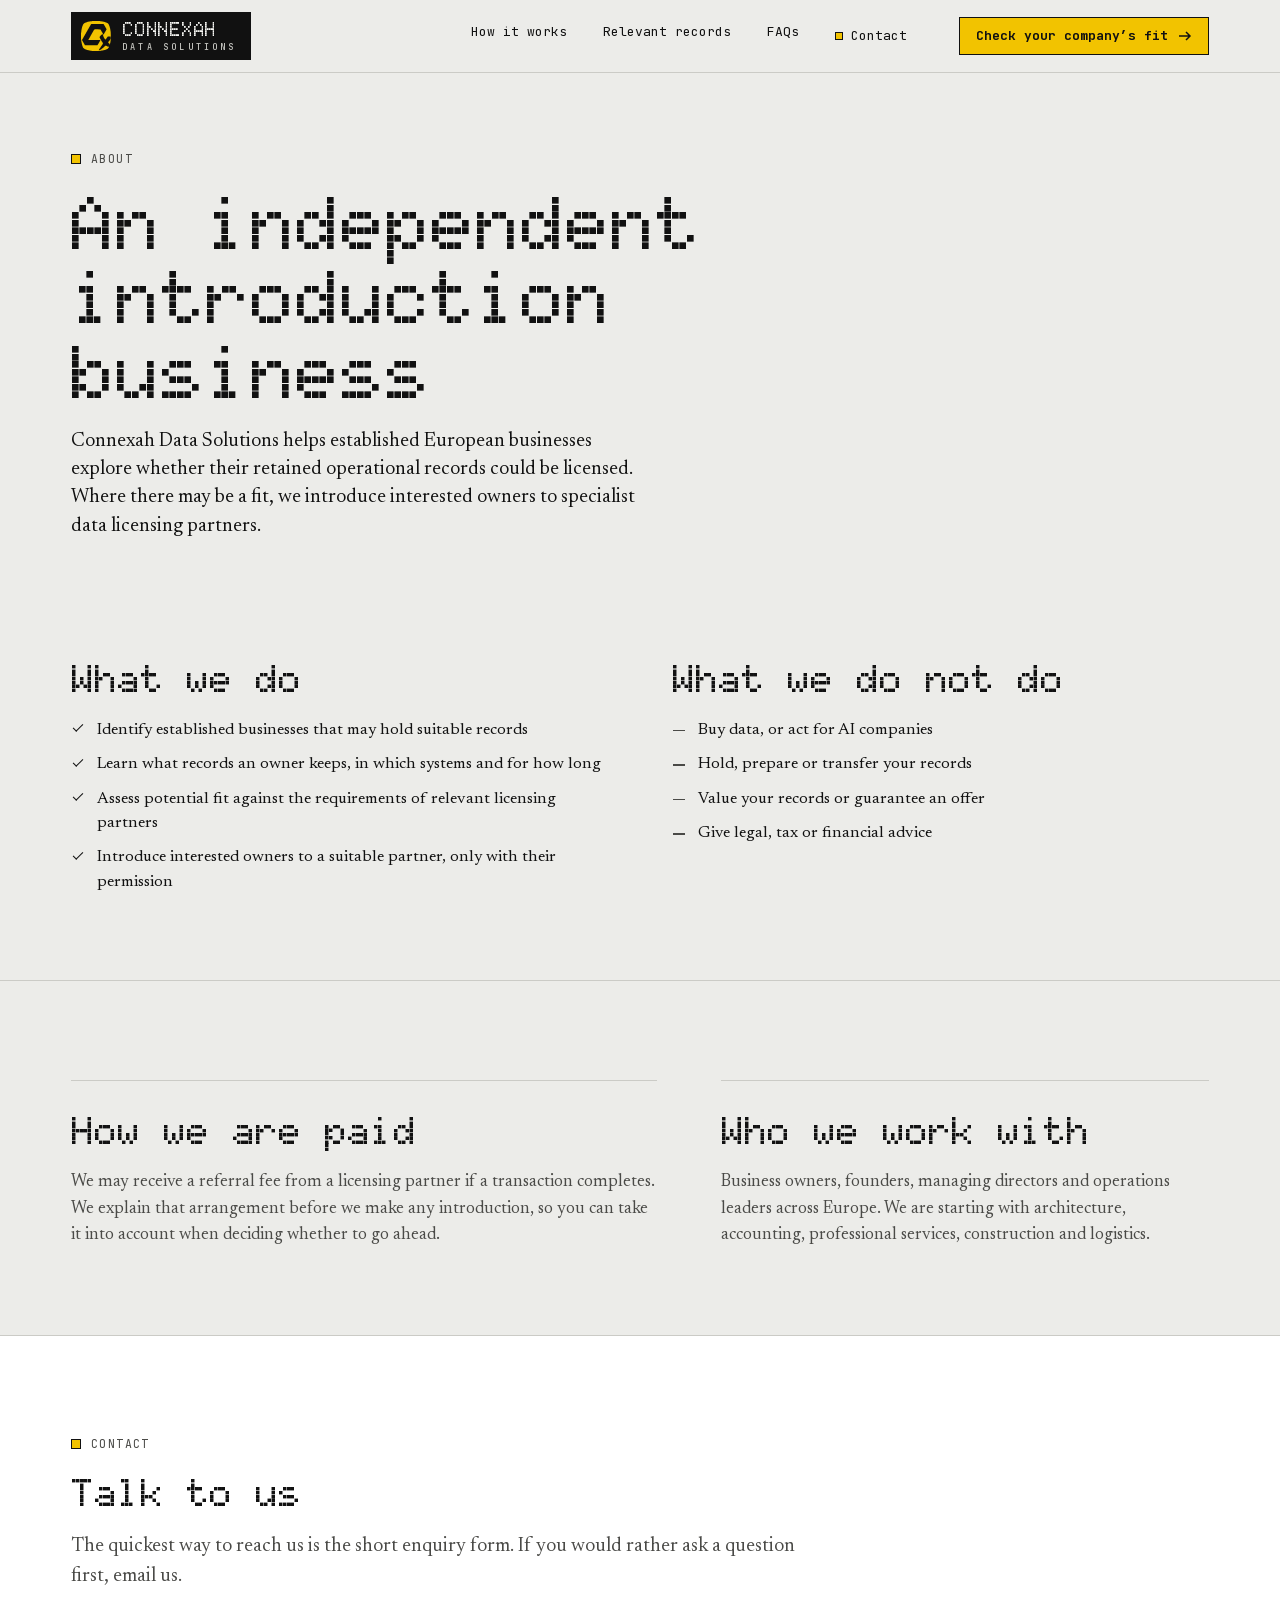
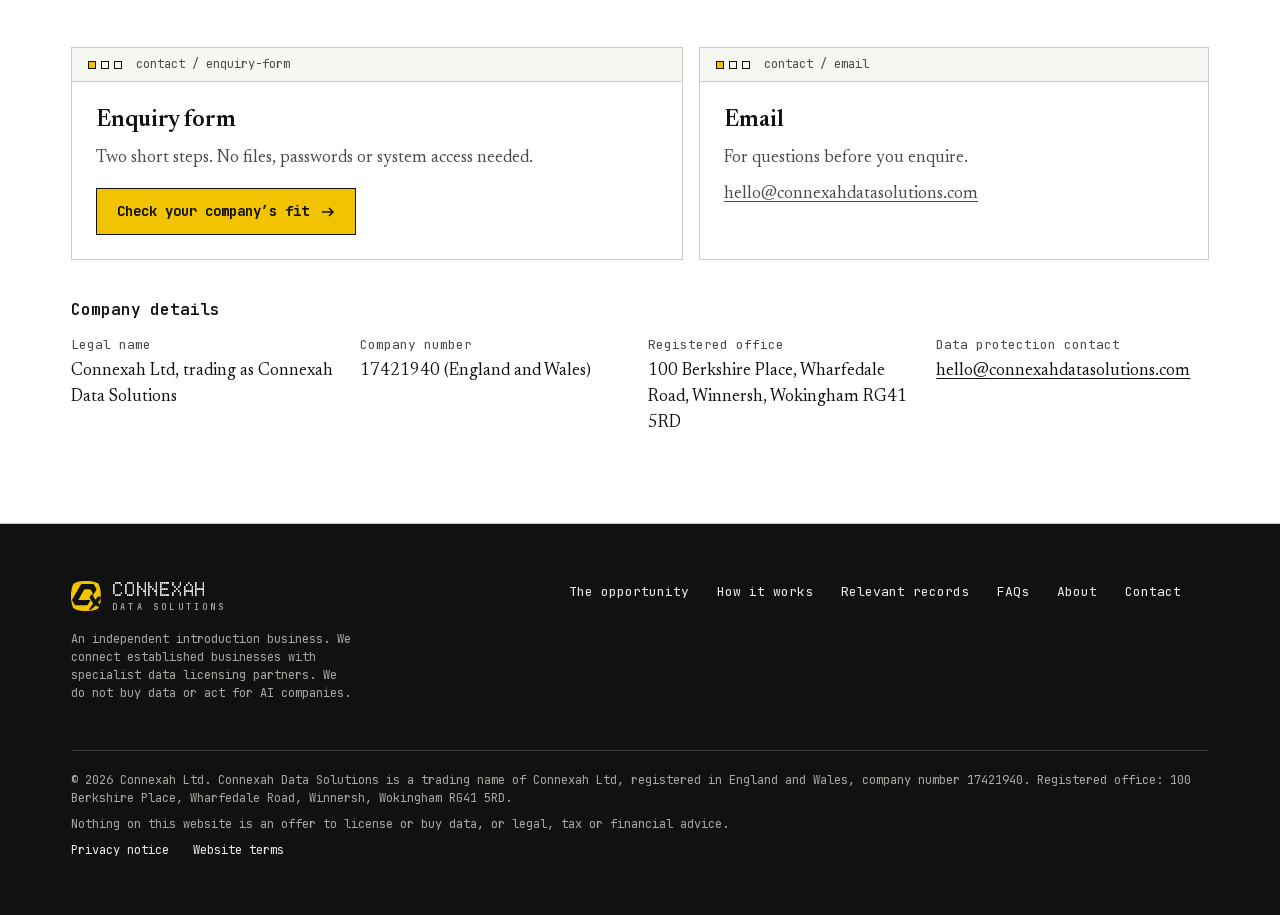
<file: about/index.html>
<!doctype html>
<html lang="en-GB" data-direction="b" data-page="about">
<head>
<meta charset="utf-8">
<meta name="viewport" content="width=device-width, initial-scale=1, viewport-fit=cover">
<title>About and contact | Connexah Data Solutions</title>
<meta name="description" content="Connexah Data Solutions is an independent introduction business connecting established European businesses with specialist data licensing partners.">

<link rel="canonical" href="https://connexahdatasolutions.com/about/">
<meta property="og:type" content="website">
<meta property="og:site_name" content="Connexah Data Solutions">
<meta property="og:title" content="About Connexah Data Solutions">
<meta property="og:description" content="Connexah Data Solutions is an independent introduction business connecting established European businesses with specialist data licensing partners.">
<meta property="og:url" content="https://connexahdatasolutions.com/about/">
<meta property="og:image" content="https://connexahdatasolutions.com/assets/og-image.png">
<meta property="og:image:width" content="1200">
<meta property="og:image:height" content="630">
<meta property="og:image:alt" content="Connexah Data Solutions: your business records could become a new source of revenue.">
<meta property="og:locale" content="en_GB">
<meta name="twitter:card" content="summary_large_image">
<meta name="theme-color" content="#ECECE9">
<link rel="icon" href="../assets/favicon.svg" type="image/svg+xml">
<link rel="icon" href="../assets/favicon-32.png" sizes="32x32" type="image/png">
<link rel="apple-touch-icon" href="../apple-touch-icon.png">
<link rel="stylesheet" href="../assets/fonts/fonts.css">
<link rel="stylesheet" href="../assets/site.css">

<script>try{if(matchMedia('(prefers-reduced-motion: no-preference)').matches&&'IntersectionObserver' in window){var d=document.documentElement;d.classList.add('cx-motion');setTimeout(function(){if(d.classList.contains('cx-motion')){d.classList.remove('cx-motion');d.setAttribute('data-cx-late','1')}},3000)}}catch(e){}</script>
</head>
<body>
<svg width="0" height="0" style="position:absolute" aria-hidden="true" focusable="false"><defs><symbol id="cx-squircle" viewBox="0 0 208 208"><path fill-rule="evenodd" d="M74.2,207.5C74.0,207.3 73.6,207.0 73.2,206.9C72.3,206.6 66.1,205.8 64.8,205.8C64.0,205.8 63.2,205.7 62.2,205.3C61.2,205.0 59.6,204.7 57.4,204.4C55.1,204.1 53.4,203.8 51.8,203.3C50.6,202.9 49.0,202.6 48.3,202.5C45.5,202.1 44.5,201.8 43.3,201.3C42.6,200.9 41.4,200.5 40.5,200.3C39.7,200.1 38.5,199.7 37.8,199.4C37.2,199.1 35.9,198.6 34.9,198.4C33.8,198.2 32.8,197.8 32.4,197.6C32.1,197.3 31.0,196.9 30.1,196.6C29.2,196.3 28.0,195.7 27.4,195.4C26.8,195.1 26.0,194.8 25.6,194.6C23.9,194.1 18.4,189.8 17.1,187.8C16.8,187.4 16.4,186.8 16.1,186.5C15.8,186.1 15.3,185.4 15.0,184.8C14.7,184.2 14.3,183.5 14.1,183.1C13.8,182.8 13.5,181.9 13.2,181.2C13.0,180.5 12.6,179.6 12.3,179.2C12.1,178.7 11.7,177.8 11.5,177.0C11.3,176.2 10.9,175.1 10.5,174.4C10.1,173.7 9.7,172.6 9.5,171.6C9.3,170.7 8.9,169.3 8.6,168.6C8.3,167.9 7.9,167.0 7.8,166.5C7.3,163.7 6.9,162.3 6.6,161.3C6.3,160.6 6.0,159.1 5.8,158.0C5.7,156.9 5.3,155.3 5.0,154.5C4.5,152.9 4.3,151.8 4.1,149.4C4.0,148.6 3.8,147.1 3.5,146.1C3.2,145.1 2.9,143.7 2.7,143.0C2.4,142.1 2.3,140.7 2.2,137.8C1.9,132.6 1.3,129.1 0.3,128.2L0.0,127.9L0.0,105.1L0.0,82.3L0.4,81.8C0.9,81.1 1.3,79.8 1.3,78.9C1.3,78.5 1.5,77.0 1.7,75.7C1.8,74.4 2.1,71.9 2.2,70.2C2.2,68.6 2.4,66.8 2.6,66.2C3.3,63.4 3.7,61.0 3.9,59.1C4.1,57.9 4.4,56.2 4.6,55.4C5.4,52.6 5.7,51.6 5.8,50.1C6.0,49.3 6.3,47.8 6.6,46.8C6.9,45.9 7.3,44.3 7.5,43.4C7.7,42.5 8.2,41.1 8.5,40.3C9.0,39.2 9.3,38.2 9.5,37.1C9.7,35.6 9.9,35.2 10.5,34.2C10.8,33.6 11.3,32.5 11.5,31.8C11.7,31.0 12.2,29.9 12.5,29.2C12.9,28.5 13.2,27.5 13.3,27.0C13.4,26.5 13.7,25.8 13.9,25.4C14.1,25.1 14.5,24.4 14.8,23.9C16.6,20.7 20.4,16.9 23.2,15.3C23.7,15.0 24.4,14.6 24.9,14.2C25.3,13.9 26.1,13.5 26.6,13.4C27.2,13.3 28.0,12.9 28.4,12.6C29.4,12.0 30.0,11.7 31.1,11.5C31.5,11.4 32.5,11.0 33.2,10.7C34.0,10.3 35.2,9.8 36.0,9.6C36.8,9.4 37.9,9.1 38.4,8.8C38.9,8.5 40.2,8.1 41.2,7.9C42.2,7.7 43.6,7.3 44.3,7.0C45.7,6.4 47.6,5.9 49.3,5.7C50.0,5.6 51.2,5.3 52.0,5.0C53.0,4.6 54.3,4.4 56.7,4.1C60.7,3.6 60.7,3.6 62.6,3.1C63.9,2.7 66.1,2.4 69.2,2.1C74.8,1.5 77.1,1.0 77.6,0.2C77.7,0.1 86.4,0.0 104.2,0.0L130.6,0.0L130.8,0.3C131.5,1.1 134.0,1.7 137.7,2.0C141.1,2.2 142.6,2.4 144.3,2.9C146.4,3.5 146.9,3.6 149.7,3.9C152.3,4.2 152.8,4.3 155.3,5.1C156.1,5.3 157.4,5.6 158.2,5.8C160.1,6.1 160.9,6.3 162.3,6.9C162.8,7.1 164.2,7.5 165.3,7.7C166.5,8.0 167.8,8.4 168.5,8.7C169.2,9.0 170.5,9.5 171.4,9.7C172.2,9.9 173.5,10.3 174.1,10.6C174.8,10.9 175.9,11.3 176.5,11.5C177.2,11.7 178.1,12.1 178.6,12.5C179.0,12.8 180.1,13.3 180.9,13.6C181.7,13.9 182.6,14.3 182.9,14.6C183.3,14.9 183.9,15.3 184.3,15.5C184.7,15.7 185.2,16.0 185.5,16.3C185.8,16.6 186.5,17.1 187.0,17.4C188.3,18.2 190.5,20.5 191.1,21.8C191.4,22.3 191.9,23.2 192.3,23.7C192.6,24.1 192.8,24.6 192.8,24.8C192.8,24.9 193.2,25.8 193.7,26.7C194.2,27.6 194.8,28.9 194.9,29.5C195.1,30.1 195.4,30.9 195.6,31.3C195.8,31.7 196.2,33.0 196.6,34.1C196.9,35.2 197.5,36.6 197.8,37.2C198.1,37.9 198.5,39.1 198.7,40.0C198.8,40.9 199.3,42.2 199.6,42.9C200.1,43.9 200.3,44.6 200.5,46.0C200.6,47.1 201.0,48.8 201.3,49.8C202.0,52.0 202.0,52.3 202.5,55.8C202.7,57.4 203.0,58.9 203.4,60.0C203.9,61.5 204.0,62.2 204.2,65.0C204.5,68.6 204.8,70.3 205.4,72.6C206.0,74.7 206.4,84.1 206.6,98.1L206.7,106.8L206.4,107.4C206.2,107.8 205.9,108.2 205.2,108.5C203.7,109.4 203.8,109.0 203.7,116.0C203.6,123.5 203.7,123.8 204.8,124.8C205.3,125.3 205.7,125.8 205.8,126.2C206.2,127.5 205.8,135.2 205.2,137.0C204.9,137.8 204.7,139.2 204.5,141.8C204.2,145.4 203.9,147.2 202.9,150.5C202.7,151.3 202.4,152.5 202.3,153.2C201.7,157.9 201.3,158.5 198.8,158.8C197.4,158.9 197.1,159.2 196.7,161.2C196.5,162.0 196.1,163.3 195.8,164.0C195.5,164.7 195.0,166.0 194.8,166.8C194.6,167.7 194.2,169.0 193.9,169.7C193.6,170.4 193.1,171.8 192.9,172.7C192.7,173.6 192.3,174.8 192.0,175.5C191.0,177.9 191.1,178.8 192.7,179.6C193.9,180.2 194.0,180.5 193.3,182.3C192.8,183.7 192.6,184.2 191.3,186.2C190.0,188.4 186.6,191.8 185.0,192.6C184.5,192.8 183.9,193.3 183.4,193.6C183.0,194.0 182.3,194.4 181.9,194.6C181.4,194.7 180.5,195.1 179.8,195.5C179.0,195.9 177.9,196.3 177.2,196.5C176.5,196.7 175.7,197.0 175.3,197.2C174.2,198.0 173.7,198.2 172.1,198.5C171.2,198.7 169.8,199.1 169.0,199.5C168.2,199.8 167.0,200.3 166.2,200.4C165.5,200.6 164.3,201.0 163.5,201.3C162.7,201.6 161.0,202.0 159.7,202.2C158.5,202.5 156.7,202.9 155.9,203.2C154.2,203.8 152.9,204.0 149.9,204.5C148.6,204.7 146.9,205.0 146.0,205.2C144.2,205.7 142.6,205.9 139.2,206.2C135.8,206.4 132.5,207.3 132.5,207.9C132.5,207.9 119.7,208.0 103.5,208.0L74.6,208.0L74.2,207.5Z"/></symbol><symbol id="cx-glyph" viewBox="0 0 208 208"><path fill-rule="evenodd" d="M123.4,203.6C122.7,202.9 122.9,201.8 124.0,200.6C124.5,200.0 124.9,199.4 124.9,199.2C125.0,198.9 125.3,198.4 125.5,198.0C125.8,197.6 126.0,197.1 126.0,197.0C126.0,196.9 126.2,196.4 126.5,196.0C126.7,195.6 127.0,195.1 127.1,194.8C127.1,194.6 127.8,193.8 128.5,193.0C129.4,192.1 129.9,191.4 130.0,191.0C130.1,190.7 130.5,190.0 131.0,189.5C131.5,189.0 131.9,188.3 132.0,188.0C132.1,187.7 132.5,187.0 133.0,186.5C133.5,186.0 133.9,185.3 134.0,185.0C134.1,184.7 134.5,184.0 135.0,183.5C135.5,183.0 135.9,182.4 135.9,182.2C136.0,181.9 136.3,181.4 136.5,181.0C136.8,180.6 137.0,180.1 137.0,180.0C137.0,179.9 137.2,179.4 137.5,179.0C137.7,178.6 138.0,178.1 138.1,177.8C138.1,177.6 138.5,177.0 139.0,176.5C139.5,176.0 139.9,175.3 140.0,175.0C140.1,174.6 140.6,173.9 141.5,173.0C142.4,172.1 142.9,171.4 143.0,171.0C143.1,170.6 143.6,169.9 144.5,169.0C145.4,168.0 145.9,167.4 146.0,167.0C146.1,166.6 146.5,166.0 147.2,165.3C148.8,163.8 149.0,163.4 149.0,162.5C149.0,161.7 149.1,161.5 150.5,160.0C150.7,159.8 150.9,159.3 151.0,159.0C151.1,158.8 151.3,158.3 151.5,158.0C152.1,157.2 152.1,154.8 151.5,154.0C151.3,153.7 151.1,153.1 151.0,152.5C150.9,151.8 150.8,151.4 150.5,151.0C149.3,149.8 149.1,149.5 149.0,149.0C148.9,148.7 148.5,148.0 148.0,147.5C147.5,147.0 147.1,146.3 147.0,146.0C146.9,145.7 146.5,145.0 146.0,144.5C145.5,144.0 145.1,143.3 145.0,143.0C144.9,142.7 144.5,142.0 144.0,141.5C143.5,141.0 143.1,140.3 143.0,140.0C142.9,139.7 142.5,139.0 142.0,138.5C141.5,138.0 141.1,137.4 141.1,137.2C141.0,136.9 140.8,136.4 140.5,136.0C140.2,135.6 140.0,135.1 139.9,134.8C139.9,134.6 139.7,134.2 139.5,134.0C138.1,132.5 138.0,132.3 138.0,131.5C138.0,130.7 137.9,130.5 136.5,129.0C136.3,128.8 136.1,128.4 136.1,128.2C136.0,127.9 135.7,127.4 135.5,127.0C135.2,126.6 135.0,126.1 135.0,126.0C135.0,125.9 134.8,125.4 134.5,125.0C134.3,124.6 134.0,124.1 133.9,123.8C133.9,123.4 133.7,123.2 132.5,122.0C132.2,121.6 132.1,121.2 132.0,120.5C131.9,119.9 131.7,119.3 131.4,118.9C131.2,118.5 131.0,118.1 131.0,118.0C131.0,117.9 130.8,117.5 130.6,117.1C130.3,116.7 130.1,116.1 130.0,115.5C129.9,114.9 129.7,114.3 129.5,114.0C129.1,113.4 128.8,110.3 129.1,108.9C129.2,108.0 143.9,93.4 145.0,93.0C145.4,92.9 146.1,92.4 146.9,91.6C148.2,90.3 148.6,90.2 149.0,91.2C149.2,91.5 149.6,92.1 150.1,92.6C150.5,93.0 150.9,93.7 151.0,94.0C151.1,94.2 151.3,94.7 151.5,95.0C151.7,95.3 151.9,95.9 152.0,96.5C152.1,97.1 152.3,97.7 152.5,98.0C152.7,98.3 152.9,98.9 153.0,99.5C153.1,100.1 153.3,100.7 153.5,101.0C153.7,101.3 153.9,101.9 154.0,102.5C154.1,103.1 154.3,103.7 154.5,104.0C154.7,104.3 154.9,104.9 155.0,105.5C155.1,106.1 155.3,106.7 155.6,107.1C155.8,107.5 156.0,107.9 156.0,108.0C156.0,108.1 156.2,108.5 156.4,108.9C156.7,109.3 156.9,109.9 157.0,110.5C157.1,111.1 157.3,111.7 157.6,112.1C157.8,112.5 158.0,112.9 158.0,113.0C158.0,113.1 158.2,113.6 158.5,114.0C158.7,114.4 159.0,114.9 159.1,115.2C159.1,115.4 159.3,115.8 159.5,116.0C160.9,117.5 161.0,117.7 161.0,118.5C161.0,119.3 161.1,119.5 162.5,121.0C162.7,121.2 162.9,121.7 163.0,122.0C163.1,122.3 163.5,123.0 164.0,123.5C164.5,124.0 164.9,124.7 165.0,125.0C165.2,125.8 168.0,128.6 168.6,128.8C169.3,129.0 169.8,128.7 171.8,126.7C173.4,125.1 173.9,124.6 174.0,124.0C174.1,123.6 174.6,123.0 175.5,122.0C176.4,121.1 176.9,120.4 177.0,120.0C177.1,119.6 177.6,118.9 178.5,118.0C179.2,117.2 179.9,116.4 179.9,116.2C180.0,115.9 180.2,115.4 180.5,115.0C180.8,114.6 181.0,114.0 181.1,113.8C181.1,113.5 182.0,112.5 183.3,111.2C186.3,108.2 186.3,108.2 187.5,108.0C188.1,107.9 188.7,107.7 189.0,107.5L189.6,107.1L193.5,107.1L197.4,107.1L198.0,107.5C198.5,107.9 198.8,107.9 200.4,108.0C202.4,108.1 202.6,108.2 203.4,109.2L203.7,109.7L203.7,116.0C203.7,119.6 203.7,122.6 203.8,123.1C204.0,124.2 203.8,126.1 203.3,127.0C203.2,127.3 203.0,127.8 202.9,128.1C202.9,128.3 202.4,129.0 202.0,129.5C201.5,130.0 201.1,130.7 201.0,131.0C200.8,131.5 200.2,132.2 199.0,133.5C197.6,134.9 197.1,135.5 197.0,136.0C196.9,136.5 196.4,137.1 195.0,138.5C193.7,139.8 193.1,140.5 193.0,141.0C192.9,141.3 192.5,142.0 192.0,142.5C191.5,143.0 191.1,143.7 191.0,144.0C190.9,144.3 190.5,145.0 190.1,145.4C189.1,146.5 189.0,146.7 189.0,149.0C189.0,151.3 189.1,151.6 190.1,152.0C190.5,152.2 191.5,153.1 192.5,154.0C194.3,155.8 194.7,156.0 195.5,156.0C197.2,156.0 198.1,157.5 197.3,159.2C197.1,159.6 196.8,160.5 196.7,161.3C196.5,162.1 196.1,163.3 195.8,164.0C195.5,164.7 195.0,166.0 194.8,166.8C194.6,167.7 194.2,169.0 193.9,169.7C193.6,170.4 193.2,171.6 193.0,172.4C192.8,173.1 192.4,174.4 192.1,175.2C191.8,176.1 191.4,177.1 191.3,177.5C191.0,178.8 190.1,179.2 189.0,178.5C188.7,178.3 188.0,178.1 187.5,178.0C186.9,177.9 186.3,177.7 186.0,177.5C185.8,177.4 185.3,177.1 185.0,177.0C184.7,176.9 184.2,176.6 184.0,176.5C183.7,176.3 183.0,176.1 182.5,176.0C181.6,175.9 181.4,175.7 180.5,175.0C180.0,174.6 179.3,174.1 179.0,174.0C178.7,173.9 178.0,173.4 177.4,172.9L176.5,172.1L175.0,172.0C173.8,171.9 173.4,171.8 173.0,171.5C172.2,170.9 170.3,170.8 169.5,171.3C169.2,171.4 168.6,171.7 168.1,171.9C167.6,172.2 167.2,172.5 167.0,173.0C166.8,173.4 166.4,173.8 166.0,174.0C165.6,174.2 165.2,174.6 165.0,175.0C164.7,175.5 164.4,175.8 163.9,176.0C162.9,176.5 159.4,179.9 159.0,180.9C158.7,181.5 158.5,181.7 157.9,182.0C157.5,182.2 156.4,183.1 154.9,184.6C153.3,186.1 152.5,186.8 152.0,187.0C151.6,187.1 150.8,187.8 149.5,189.0C148.2,190.2 147.4,190.9 147.0,191.0C146.6,191.1 145.8,191.8 144.5,193.0C143.3,194.2 142.4,194.9 142.0,195.0C141.6,195.1 140.8,195.7 140.0,196.5C139.3,197.2 138.4,197.9 138.0,198.0C137.7,198.1 137.2,198.3 137.0,198.5C136.8,198.6 136.3,198.9 136.0,199.0C135.7,199.1 135.2,199.4 135.0,199.5C134.8,199.7 134.3,199.9 134.0,200.0C133.7,200.1 133.0,200.5 132.5,201.0C131.6,201.7 131.4,201.9 130.5,202.0C129.9,202.1 129.3,202.3 129.0,202.5C128.7,202.7 128.1,202.9 127.5,203.0C126.9,203.1 126.3,203.3 126.0,203.5C125.1,204.1 124.0,204.1 123.4,203.6ZM28.6,168.8C28.0,168.6 26.2,166.7 26.1,166.2C26.0,166.0 25.7,165.4 25.5,165.0C25.2,164.6 25.0,164.1 25.0,164.0C25.0,163.9 24.8,163.4 24.5,163.0C24.3,162.6 24.0,162.1 23.9,161.8C23.9,161.6 23.5,161.0 23.0,160.5C22.5,160.0 22.1,159.4 22.1,159.2C22.0,158.9 21.8,158.4 21.5,158.0C21.2,157.6 21.0,157.1 20.9,156.8C20.9,156.6 20.5,156.0 20.0,155.5C19.5,155.0 19.1,154.4 19.1,154.2C19.0,153.9 18.7,153.4 18.5,153.0C18.2,152.6 18.0,152.1 18.0,152.0C18.0,151.9 17.8,151.4 17.5,151.0C17.3,150.6 17.0,150.1 16.9,149.8C16.9,149.6 16.5,149.0 16.0,148.5C15.5,148.0 15.1,147.4 15.1,147.2C15.0,146.9 14.7,146.4 14.5,146.0C14.2,145.6 14.0,145.1 14.0,145.0C14.0,144.9 13.8,144.4 13.5,144.0C13.3,143.6 13.0,143.1 12.9,142.8C12.9,142.6 12.5,142.0 12.0,141.5C11.5,141.0 11.1,140.4 11.1,140.2C11.0,139.9 10.7,139.4 10.5,139.0C10.2,138.6 10.0,138.1 10.0,138.0C10.0,137.9 9.8,137.4 9.5,137.0C9.2,136.6 9.0,136.1 9.0,136.0C9.0,135.9 8.8,135.5 8.6,135.2C8.4,134.8 8.1,134.3 8.0,134.0C7.9,133.7 7.7,133.2 7.5,133.0C7.2,132.5 7.1,132.2 7.1,131.5L7.1,130.6L8.0,129.6C8.4,129.0 8.9,128.3 9.0,128.0C9.1,127.7 9.5,127.0 10.0,126.5C10.5,126.0 10.9,125.4 10.9,125.2C11.0,124.9 11.3,124.4 11.5,124.0C11.8,123.6 12.0,123.1 12.0,123.0C12.0,122.9 12.2,122.4 12.5,122.0C12.7,121.6 13.0,121.1 13.1,120.8C13.1,120.6 13.3,120.2 13.5,120.0C14.9,118.5 15.0,118.3 15.0,117.5C15.0,116.7 15.1,116.5 16.5,115.0C16.7,114.8 16.9,114.3 17.0,114.0C17.1,113.7 17.5,113.0 18.0,112.5C18.5,112.0 18.9,111.4 18.9,111.2C19.0,110.9 19.3,110.4 19.5,110.0C19.8,109.6 20.0,109.1 20.0,109.0C20.0,108.9 20.2,108.4 20.5,108.0C20.8,107.6 21.0,107.1 21.0,107.0C21.0,106.9 21.2,106.4 21.5,106.0C21.7,105.6 22.0,105.1 22.1,104.8C22.1,104.6 22.5,104.0 23.0,103.5C23.5,103.0 23.9,102.4 23.9,102.2C24.0,101.9 24.2,101.4 24.5,101.0C24.8,100.6 25.0,100.1 25.1,99.8C25.1,99.6 25.5,99.0 26.0,98.5C26.5,98.0 26.9,97.4 26.9,97.2C27.0,96.9 27.3,96.4 27.5,96.0C27.8,95.6 28.0,95.1 28.0,95.0C28.0,94.9 28.2,94.4 28.5,94.0C28.8,93.6 29.0,93.1 29.0,93.0C29.0,92.9 29.2,92.4 29.5,92.0C29.7,91.6 30.0,91.1 30.1,90.8C30.1,90.6 30.5,90.0 31.0,89.5C31.5,89.0 31.9,88.3 32.0,88.0C32.1,87.7 32.3,87.2 32.5,87.0C33.9,85.5 34.0,85.3 34.0,84.5C34.0,83.7 34.1,83.5 35.5,82.0C35.7,81.8 35.9,81.4 35.9,81.2C36.0,80.9 36.3,80.4 36.5,80.0C36.8,79.6 37.0,79.1 37.0,79.0C37.0,78.9 37.2,78.4 37.5,78.0C37.7,77.6 38.0,77.1 38.1,76.8C38.1,76.6 38.5,76.0 39.0,75.5C39.5,75.0 39.9,74.4 39.9,74.2C40.0,73.9 40.2,73.4 40.5,73.0C40.8,72.6 41.0,72.1 41.1,71.8C41.1,71.6 41.5,71.0 42.0,70.5C42.5,70.0 42.9,69.4 42.9,69.2C43.0,68.9 43.3,68.4 43.5,68.0C43.8,67.6 44.0,67.1 44.0,67.0C44.0,66.9 44.2,66.4 44.5,66.0C44.8,65.6 45.0,65.1 45.0,65.0C45.0,64.9 45.2,64.4 45.5,64.0C45.7,63.6 46.0,63.1 46.1,62.8C46.1,62.6 46.5,62.0 47.0,61.5C47.5,61.0 47.9,60.4 47.9,60.2C48.0,59.9 48.2,59.4 48.5,59.0C48.8,58.6 49.0,58.1 49.1,57.8C49.1,57.6 49.5,57.0 50.0,56.5C50.5,56.0 50.9,55.4 50.9,55.2C51.0,54.9 51.3,54.4 51.5,54.0C51.8,53.6 52.0,53.1 52.0,53.0C52.0,52.9 52.2,52.4 52.5,52.0C52.7,51.6 53.0,51.1 53.1,50.8C53.1,50.6 53.5,50.0 54.0,49.5C54.5,49.0 54.9,48.4 54.9,48.2C55.0,47.9 55.3,47.4 55.5,47.0C55.8,46.6 56.0,46.1 56.0,46.0C56.0,45.9 56.2,45.4 56.5,45.0C56.8,44.6 57.0,44.1 57.0,44.0C57.0,43.9 57.2,43.4 57.5,43.0C57.7,42.6 58.0,42.1 58.1,41.8C58.1,41.6 58.5,41.0 59.0,40.5C59.5,40.0 59.9,39.3 60.0,39.0C60.1,38.7 60.5,38.0 61.0,37.5C61.5,37.0 61.9,36.4 61.9,36.2C62.0,35.9 62.3,35.4 62.5,35.0C62.8,34.6 63.0,34.1 63.0,34.0C63.0,33.9 63.2,33.4 63.5,33.0C63.7,32.6 64.0,32.1 64.1,31.8C64.1,31.6 64.5,31.0 65.0,30.5C65.5,30.0 65.9,29.4 65.9,29.2C66.0,28.9 66.3,28.4 66.5,28.0C66.8,27.6 67.0,27.1 67.0,27.0C67.0,26.9 67.2,26.4 67.5,26.0C67.8,25.6 68.0,25.1 68.0,25.0C68.0,24.9 68.2,24.4 68.5,24.0C68.7,23.6 69.0,23.0 69.1,22.8C69.2,22.3 71.0,20.4 71.6,20.2C72.2,19.9 154.8,19.9 155.4,20.2C156.0,20.4 157.8,22.3 157.9,22.8C158.0,23.0 158.3,23.6 158.5,24.0C158.8,24.4 159.0,24.9 159.0,25.0C159.0,25.1 159.2,25.6 159.5,26.0C159.8,26.4 160.0,26.9 160.0,27.0C160.0,27.1 160.2,27.6 160.5,28.0C160.7,28.4 161.0,28.9 161.1,29.2C161.1,29.4 161.5,30.0 162.0,30.5C162.5,31.0 162.9,31.7 163.0,32.0C163.1,32.3 163.5,33.0 164.0,33.5C164.5,34.0 164.9,34.6 164.9,34.8C165.0,35.1 165.3,35.6 165.5,36.0C165.8,36.4 166.0,36.9 166.0,37.0C166.0,37.1 166.2,37.6 166.5,38.0C166.7,38.4 167.0,38.9 167.1,39.2C167.1,39.4 167.5,40.0 168.0,40.5C168.5,41.0 168.9,41.7 169.0,42.0C169.1,42.3 169.3,42.8 169.5,43.0C170.9,44.5 171.0,44.7 171.0,45.5C171.0,46.3 171.1,46.5 172.5,48.0C172.7,48.2 172.9,48.6 172.9,48.8C173.0,49.1 173.3,49.6 173.5,50.0C173.8,50.4 174.0,50.9 174.0,51.0C174.0,51.1 174.2,51.6 174.5,52.0C174.8,52.4 175.0,52.9 175.0,53.0C175.0,53.1 175.2,53.6 175.5,54.0C175.7,54.4 176.0,54.9 176.1,55.2C176.1,55.4 176.5,56.0 177.0,56.6C178.2,57.8 178.2,58.2 177.0,59.4C176.5,60.0 176.1,60.7 176.0,61.0C175.9,61.3 175.5,62.0 175.0,62.5C174.5,63.0 174.1,63.6 174.1,63.8C174.0,64.1 173.7,64.6 173.5,65.0C173.2,65.4 173.0,65.9 173.0,66.0C173.0,66.1 172.8,66.6 172.5,67.0C172.3,67.4 172.0,67.9 171.9,68.2C171.9,68.4 171.5,69.0 171.0,69.5C170.5,70.0 170.1,70.6 170.1,70.8C170.0,71.1 169.7,71.6 169.5,72.0C169.2,72.4 169.0,72.9 169.0,73.0C169.0,73.1 168.8,73.6 168.5,74.0C168.2,74.4 168.0,74.9 168.0,75.0C168.0,75.1 167.8,75.6 167.5,76.0C167.3,76.4 167.0,76.9 166.9,77.2C166.9,77.4 166.5,78.0 166.0,78.5C165.5,79.0 165.1,79.7 165.0,80.0C164.9,80.3 164.5,81.0 164.0,81.5C163.5,82.0 163.1,82.6 163.1,82.8C163.0,83.1 162.7,83.6 162.5,84.0C162.2,84.4 162.0,84.9 162.0,85.0C162.0,85.1 161.8,85.6 161.5,86.0C161.2,86.4 161.0,86.9 161.0,87.0C161.0,87.1 160.8,87.6 160.5,88.0C160.2,88.4 160.0,88.9 160.0,89.0C160.0,89.1 159.8,89.6 159.5,90.0C159.2,90.4 159.0,90.9 159.0,91.0C159.0,91.7 156.8,93.8 156.0,93.8C155.4,93.8 154.2,92.8 154.1,92.2C154.0,91.9 153.8,91.4 153.5,91.0C153.2,90.6 153.0,90.1 152.9,89.8C152.9,89.6 152.5,89.0 152.0,88.5C151.5,88.0 151.1,87.4 151.1,87.2C151.0,86.9 150.7,86.4 150.5,86.0C150.2,85.6 150.0,85.1 150.0,85.0C150.0,84.9 149.8,84.4 149.5,84.0C149.2,83.6 149.0,83.1 149.0,83.0C149.0,82.9 148.8,82.4 148.5,82.0C148.2,81.6 148.0,81.1 148.0,81.0C148.0,80.9 147.8,80.4 147.5,80.0C147.3,79.6 147.0,79.1 146.9,78.8C146.9,78.6 146.5,78.0 146.0,77.5C145.5,77.0 145.1,76.3 145.0,76.0C144.9,75.7 144.5,75.0 144.0,74.5C143.5,74.0 143.1,73.4 143.1,73.2C143.0,72.9 142.7,72.4 142.5,72.0C142.2,71.6 142.0,71.1 142.0,71.0C142.0,70.9 141.8,70.4 141.5,70.0C141.2,69.6 141.0,69.1 141.0,69.0C141.0,68.9 140.8,68.4 140.5,68.0C140.3,67.6 140.0,67.1 139.9,66.8C139.9,66.6 139.5,66.0 139.0,65.5C138.5,65.0 138.1,64.3 138.0,64.0C137.9,63.7 137.7,63.2 137.5,63.0C136.1,61.5 136.0,61.3 136.0,60.5L136.0,59.6L135.3,58.9L134.5,58.1L114.5,58.0C103.4,58.0 94.2,58.0 93.9,58.1C93.1,58.2 91.2,60.1 91.0,60.9C90.9,61.3 90.5,62.0 90.0,62.5C89.5,63.0 89.1,63.7 89.0,64.0C88.9,64.3 88.5,65.0 88.0,65.5C87.5,66.0 87.1,66.6 87.1,66.8C87.0,67.1 86.7,67.6 86.5,68.0C86.2,68.4 86.0,68.9 86.0,69.0C86.0,69.1 85.8,69.6 85.5,70.0C85.2,70.4 85.0,70.9 85.0,71.0C85.0,71.1 84.8,71.6 84.5,72.0C84.3,72.4 84.0,72.9 83.9,73.2C83.9,73.4 83.5,74.0 83.0,74.5C82.5,75.0 82.1,75.6 82.1,75.8C82.0,76.1 81.7,76.6 81.5,77.0C81.2,77.4 81.0,77.9 81.0,78.0C81.0,78.1 80.8,78.6 80.5,79.0C80.3,79.4 80.0,79.9 79.9,80.2C79.9,80.4 79.5,81.0 79.0,81.5C78.5,82.0 78.1,82.6 78.1,82.8C78.0,83.1 77.7,83.6 77.5,84.0C77.2,84.4 77.0,84.9 77.0,85.0C77.0,85.1 76.8,85.6 76.5,86.0C76.3,86.4 76.0,86.9 75.9,87.2C75.9,87.4 75.5,88.0 75.0,88.5C74.5,89.0 74.1,89.6 74.1,89.8C74.0,90.1 73.7,90.6 73.5,91.0C73.2,91.4 73.0,91.9 73.0,92.0C73.0,92.1 72.8,92.6 72.5,93.0C72.3,93.4 72.0,93.9 71.9,94.2C71.9,94.4 71.5,95.0 71.0,95.5C70.5,96.0 70.1,96.6 70.1,96.8C70.0,97.1 69.7,97.6 69.5,98.0C69.2,98.4 69.0,98.9 69.0,99.0C69.0,99.1 68.8,99.6 68.5,100.0C68.3,100.4 68.0,100.9 67.9,101.2C67.9,101.4 67.5,102.0 67.0,102.5C66.5,103.0 66.1,103.6 66.1,103.8C66.0,104.1 65.8,104.6 65.5,105.0C65.2,105.4 65.0,105.9 64.9,106.2C64.9,106.4 64.7,106.8 64.5,107.0C63.1,108.5 63.0,108.7 63.0,109.5C63.0,110.3 62.9,110.5 61.5,112.0C61.3,112.2 61.1,112.7 61.0,113.0C60.9,113.3 60.7,113.8 60.5,114.0C59.1,115.5 59.0,115.7 59.0,116.5C59.0,117.3 58.9,117.5 57.5,119.0C57.3,119.2 57.1,119.7 57.0,120.0C56.9,120.3 56.7,120.8 56.5,121.0C55.1,122.5 55.0,122.7 55.0,123.5C55.0,124.3 54.9,124.5 53.5,126.0C53.3,126.2 53.1,126.7 53.0,127.0C52.9,127.3 52.5,128.0 52.0,128.6C50.7,129.9 50.9,130.9 52.5,131.8C52.9,132.0 58.9,132.0 93.1,132.0L133.2,132.0L133.6,132.4C134.2,133.0 134.1,134.1 133.4,135.1C133.2,135.4 133.0,135.9 133.0,136.0C133.0,136.1 132.8,136.6 132.5,137.0C132.2,137.4 132.0,137.9 132.0,138.0C132.0,138.1 131.8,138.6 131.5,139.0C131.3,139.4 131.0,139.9 130.9,140.2C130.9,140.4 130.5,141.0 130.0,141.5C129.5,142.0 129.1,142.6 129.1,142.8C129.0,143.1 128.7,143.6 128.5,144.0C128.2,144.4 128.0,144.9 128.0,145.0C128.0,145.1 127.8,145.6 127.5,146.0C127.3,146.4 127.0,146.9 126.9,147.2C126.9,147.4 126.5,148.0 126.0,148.5C125.5,149.0 125.1,149.7 125.0,150.0C124.9,150.3 124.7,150.8 124.5,151.0C123.1,152.5 123.0,152.7 123.0,153.5C123.0,154.3 122.9,154.5 121.5,156.0C121.3,156.2 121.1,156.7 121.0,157.0C120.9,157.3 120.5,158.0 120.0,158.5C119.5,159.0 119.1,159.6 119.1,159.8C119.0,160.1 118.7,160.6 118.5,161.0C118.2,161.4 118.0,161.9 118.0,162.0C118.0,162.1 117.8,162.6 117.5,163.0C117.3,163.4 117.0,163.9 116.9,164.2C116.9,164.4 116.5,165.0 116.0,165.5C115.5,166.0 115.1,166.7 115.0,167.0C114.9,167.3 114.5,167.9 114.2,168.3L113.5,168.9L71.2,168.9C47.9,169.0 28.8,168.9 28.6,168.8Z"/></symbol></defs></svg>
<a class="skip" href="#main">Skip to main content</a>

<header class="site-header" id="top">
  <div class="wrap site-header__in">
    <a class="brand" href="../" aria-label="Connexah Data Solutions home">
      <svg class="mark" viewBox="0 0 208 208" aria-hidden="true" focusable="false"><use href="#cx-squircle" class="mark__bg"></use><use href="#cx-glyph" class="mark__cx"></use></svg>
      <span class="brand__word" aria-hidden="true"><span class="brand__cx">CONNEXAH</span><span class="brand__ds">Data Solutions</span></span>
    </a>
    <button class="nav-toggle" type="button" aria-expanded="false" aria-controls="site-nav">
      <span class="nav-toggle__bars" aria-hidden="true"></span>
      <span class="nav-toggle__text">Menu</span>
    </button>
    <nav class="site-nav" id="site-nav" aria-label="Main">
      <ul class="site-nav__list">
        <li><a href="../#how-it-works">How it works</a></li>
        <li><a href="../#records">Relevant records</a></li>
        <li><a href="../#faqs">FAQs</a></li>
        <li><a href="../about/#contact" aria-current="page">Contact</a></li>
      </ul>
      <a class="btn btn--primary btn--sm site-nav__cta" href="../fit-check/" data-cta="header">Check your company’s fit</a>
    </nav>
  </div>
</header>
<main id="main" class="page">
  <section class="page-hero" aria-labelledby="about-title">
    <div class="wrap page-hero__in">
      <p class="section__label">About</p>
      <h1 class="page-title" id="about-title">An independent introduction business</h1>
      <p class="page-lede">Connexah Data Solutions helps established European businesses explore whether their retained operational records could be licensed. Where there may be a fit, we introduce interested owners to specialist data licensing partners.</p>
    </div>
  </section>

  <section class="section section--tight" aria-labelledby="about-do">
    <div class="wrap two-col">
      <div>
        <h2 id="about-do" class="h-sm">What we do</h2>
        <ul class="list-yes">
          <li>Identify established businesses that may hold suitable records</li>
          <li>Learn what records an owner keeps, in which systems and for how long</li>
          <li>Assess potential fit against the requirements of relevant licensing partners</li>
          <li>Introduce interested owners to a suitable partner, only with their permission</li>
        </ul>
      </div>
      <div>
        <h2 class="h-sm">What we do not do</h2>
        <ul class="list-no">
          <li>Buy data, or act for AI companies</li>
          <li>Hold, prepare or transfer your records</li>
          <li>Value your records or guarantee an offer</li>
          <li>Give legal, tax or financial advice</li>
        </ul>
      </div>
    </div>
  </section>

  <section class="section section--tight about-fee" aria-labelledby="about-fee">
    <div class="wrap two-col two-col--wide-left">
      <div>
        <h2 id="about-fee" class="h-sm">How we are paid</h2>
        <p>We may receive a referral fee from a licensing partner if a transaction completes. We explain that arrangement before we make any introduction, so you can take it into account when deciding whether to go ahead.</p>
      </div>
      <div>
        <h2 class="h-sm">Who we work with</h2>
        <p>Business owners, founders, managing directors and operations leaders across Europe. We are starting with architecture, accounting, professional services, construction and logistics.</p>
      </div>
    </div>
  </section>

  <section class="section contact" id="contact" aria-labelledby="contact-title">
    <div class="wrap">
      <div class="section__intro">
        <p class="section__label">Contact</p>
        <h2 id="contact-title">Talk to us</h2>
        <p class="section__sub">The quickest way to reach us is the short enquiry form. If you would rather ask a question first, email us.</p>
      </div>
      <div class="contact__grid">
        <div class="contact-card contact-card--main" data-path="contact / enquiry-form">
          <h3>Enquiry form</h3>
          <p>Two short steps. No files, passwords or system access needed.</p>
          <a class="btn btn--primary" href="../fit-check/" data-cta="contact">Check your company’s fit</a>
        </div>
        <div class="contact-card" data-path="contact / email">
          <h3>Email</h3>
          <p>For questions before you enquire.</p>
          <p class="contact-card__email"><a href="mailto:hello@connexahdatasolutions.com">hello@connexahdatasolutions.com</a></p>
        </div>
      </div>

      <div class="company-details">
        <h3 class="h-xs">Company details</h3>
        <dl>
          <div><dt>Legal name</dt><dd>Connexah Ltd, trading as Connexah Data Solutions</dd></div>
          <div><dt>Company number</dt><dd>17421940 (England and Wales)</dd></div>
          <div><dt>Registered office</dt><dd>100 Berkshire Place, Wharfedale Road, Winnersh, Wokingham RG41 5RD</dd></div>
          <div><dt>Data protection contact</dt><dd><a href="mailto:hello@connexahdatasolutions.com">hello@connexahdatasolutions.com</a></dd></div>
        </dl>
      </div>
    </div>
  </section>
</main>
<footer class="site-footer">
  <div class="wrap site-footer__in">
    <div class="site-footer__brand">
      <a class="brand brand--footer" href="../" aria-label="Connexah Data Solutions home">
        <svg class="mark" viewBox="0 0 208 208" aria-hidden="true" focusable="false"><use href="#cx-squircle" class="mark__bg"></use><use href="#cx-glyph" class="mark__cx"></use></svg>
        <span class="brand__word" aria-hidden="true"><span class="brand__cx">CONNEXAH</span><span class="brand__ds">Data Solutions</span></span>
      </a>
      <p>An independent introduction business. We connect established businesses with specialist data licensing partners. We do not buy data or act for AI companies.</p>
    </div>
    <nav class="site-footer__nav" aria-label="Footer">
      <div>
        <p class="site-footer__head">The service</p>
        <ul>
          <li><a href="../#opportunity">The opportunity</a></li>
          <li><a href="../#how-it-works">How it works</a></li>
          <li><a href="../#records">Relevant records</a></li>
          <li><a href="../#faqs">FAQs</a></li>
        </ul>
      </div>
      <div>
        <p class="site-footer__head">Company</p>
        <ul>
          <li><a href="../about/">About</a></li>
          <li><a href="../about/#contact">Contact</a></li>
          <li><a href="../fit-check/" data-cta="footer">Check your company’s fit</a></li>
        </ul>
      </div>
      <div>
        <p class="site-footer__head">Legal</p>
        <ul>
          <li><a href="../privacy/">Privacy notice</a></li>
          <li><a href="../terms/">Website terms</a></li>
        </ul>
      </div>
    </nav>
    <div class="site-footer__legal">
      <p>© 2026 Connexah Ltd. Connexah Data Solutions is a trading name of Connexah Ltd, registered in England and Wales, company number 17421940. Registered office: 100 Berkshire Place, Wharfedale Road, Winnersh, Wokingham RG41 5RD.</p>
      <p>Nothing on this website is an offer to license or buy data, or legal, tax or financial advice.</p>
      <p class="site-footer__legal-links"><a href="../privacy/">Privacy notice</a> <a href="../terms/">Website terms</a></p>
    </div>
  </div>
</footer>

<a class="sticky-cta" href="../fit-check/" data-cta="sticky" aria-hidden="true" tabindex="-1">Check your company’s fit</a>
<script src="../assets/site.js" defer></script>
<script src="../assets/motion.js" defer></script>
</body>
</html>
</file>
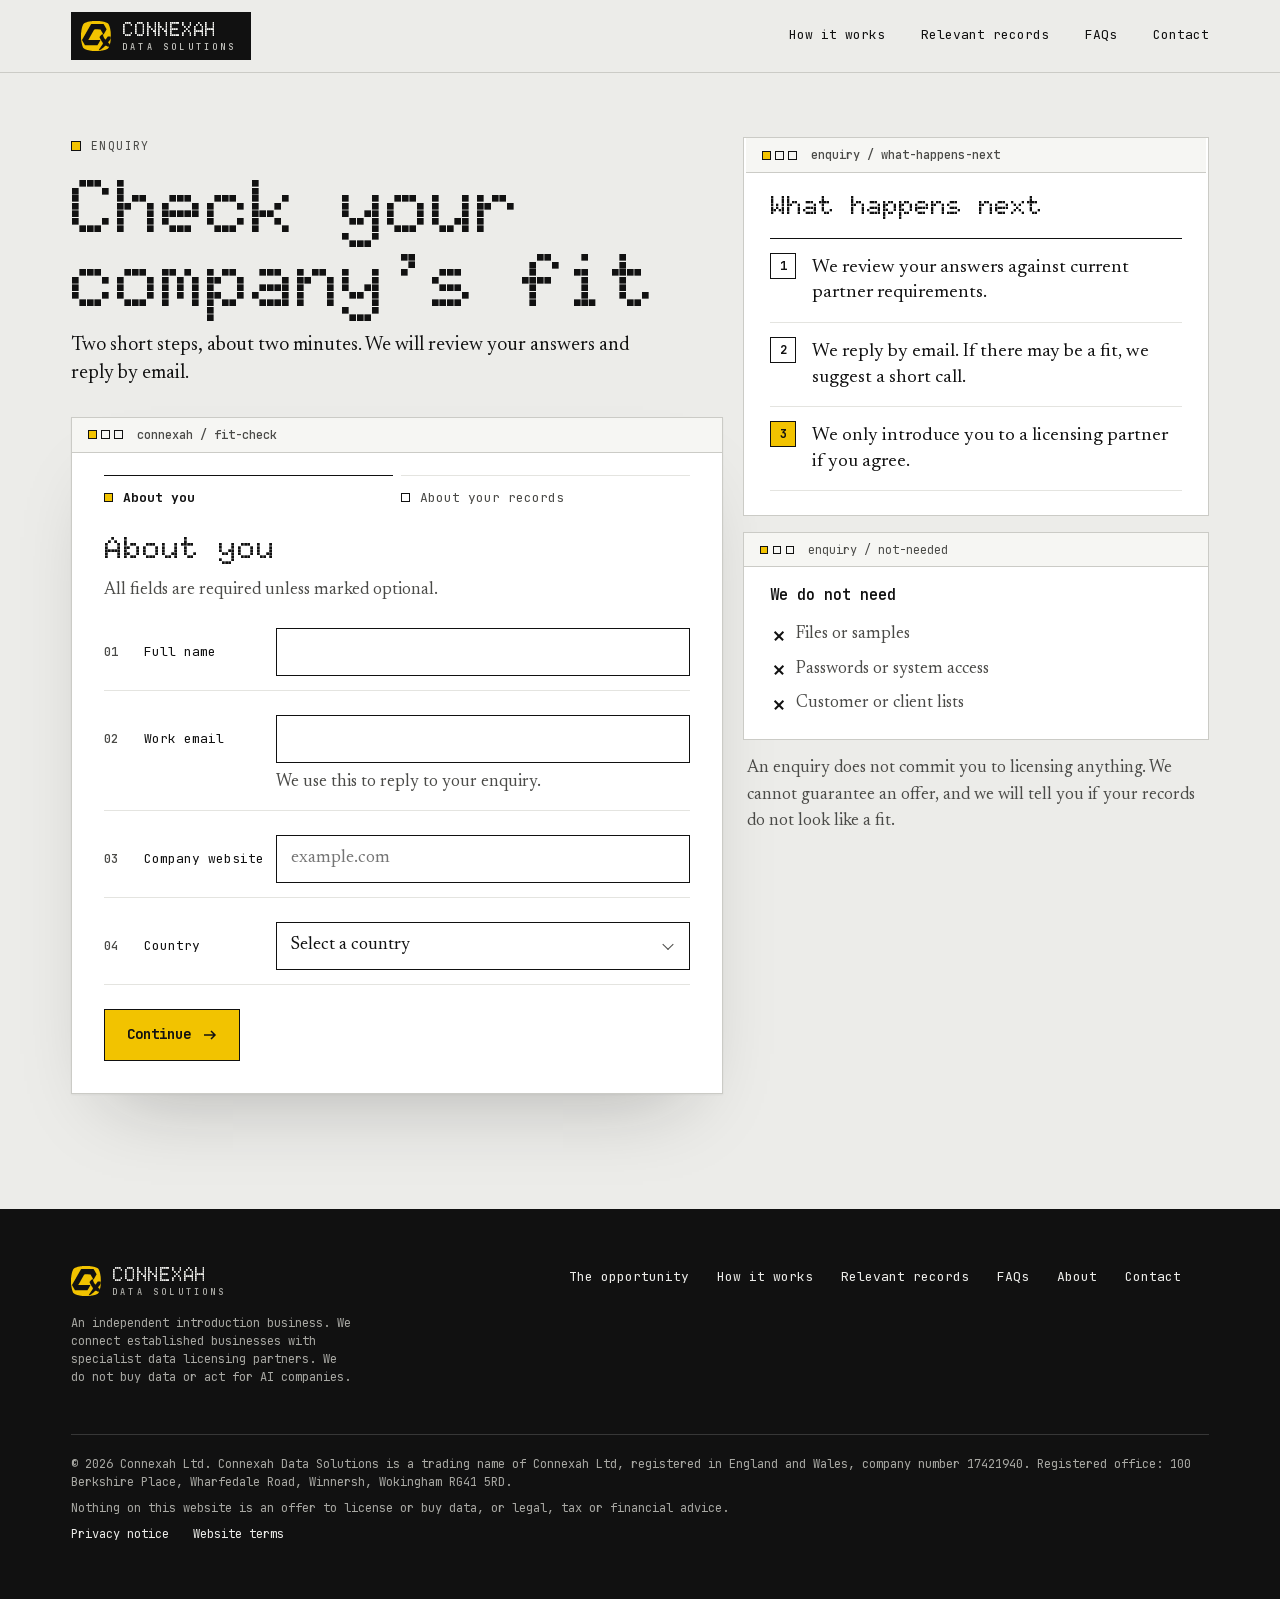
<file: fit-check/index.html>
<!doctype html>
<html lang="en-GB" data-direction="b" data-page="fit-check">
<head>
<meta charset="utf-8">
<meta name="viewport" content="width=device-width, initial-scale=1, viewport-fit=cover">
<title>Check your company’s fit | Connexah Data Solutions</title>
<meta name="description" content="Answer a few short questions about your company and the records you keep. No files, passwords or system access needed.">

<link rel="canonical" href="https://connexahdatasolutions.com/fit-check/">
<meta property="og:type" content="website">
<meta property="og:site_name" content="Connexah Data Solutions">
<meta property="og:title" content="Check your company’s fit">
<meta property="og:description" content="Answer a few short questions about your company and the records you keep. No files, passwords or system access needed.">
<meta property="og:url" content="https://connexahdatasolutions.com/fit-check/">
<meta property="og:image" content="https://connexahdatasolutions.com/assets/og-image.png">
<meta property="og:image:width" content="1200">
<meta property="og:image:height" content="630">
<meta property="og:image:alt" content="Connexah Data Solutions: your business records could become a new source of revenue.">
<meta property="og:locale" content="en_GB">
<meta name="twitter:card" content="summary_large_image">
<meta name="theme-color" content="#ECECE9">
<link rel="icon" href="../assets/favicon.svg" type="image/svg+xml">
<link rel="icon" href="../assets/favicon-32.png" sizes="32x32" type="image/png">
<link rel="apple-touch-icon" href="../apple-touch-icon.png">
<link rel="stylesheet" href="../assets/fonts/fonts.css">
<link rel="stylesheet" href="../assets/site.css">

<script>try{if(matchMedia('(prefers-reduced-motion: no-preference)').matches&&'IntersectionObserver' in window){var d=document.documentElement;d.classList.add('cx-motion');setTimeout(function(){if(d.classList.contains('cx-motion')){d.classList.remove('cx-motion');d.setAttribute('data-cx-late','1')}},3000)}}catch(e){}</script>
</head>
<body>
<svg width="0" height="0" style="position:absolute" aria-hidden="true" focusable="false"><defs><symbol id="cx-squircle" viewBox="0 0 208 208"><path fill-rule="evenodd" d="M74.2,207.5C74.0,207.3 73.6,207.0 73.2,206.9C72.3,206.6 66.1,205.8 64.8,205.8C64.0,205.8 63.2,205.7 62.2,205.3C61.2,205.0 59.6,204.7 57.4,204.4C55.1,204.1 53.4,203.8 51.8,203.3C50.6,202.9 49.0,202.6 48.3,202.5C45.5,202.1 44.5,201.8 43.3,201.3C42.6,200.9 41.4,200.5 40.5,200.3C39.7,200.1 38.5,199.7 37.8,199.4C37.2,199.1 35.9,198.6 34.9,198.4C33.8,198.2 32.8,197.8 32.4,197.6C32.1,197.3 31.0,196.9 30.1,196.6C29.2,196.3 28.0,195.7 27.4,195.4C26.8,195.1 26.0,194.8 25.6,194.6C23.9,194.1 18.4,189.8 17.1,187.8C16.8,187.4 16.4,186.8 16.1,186.5C15.8,186.1 15.3,185.4 15.0,184.8C14.7,184.2 14.3,183.5 14.1,183.1C13.8,182.8 13.5,181.9 13.2,181.2C13.0,180.5 12.6,179.6 12.3,179.2C12.1,178.7 11.7,177.8 11.5,177.0C11.3,176.2 10.9,175.1 10.5,174.4C10.1,173.7 9.7,172.6 9.5,171.6C9.3,170.7 8.9,169.3 8.6,168.6C8.3,167.9 7.9,167.0 7.8,166.5C7.3,163.7 6.9,162.3 6.6,161.3C6.3,160.6 6.0,159.1 5.8,158.0C5.7,156.9 5.3,155.3 5.0,154.5C4.5,152.9 4.3,151.8 4.1,149.4C4.0,148.6 3.8,147.1 3.5,146.1C3.2,145.1 2.9,143.7 2.7,143.0C2.4,142.1 2.3,140.7 2.2,137.8C1.9,132.6 1.3,129.1 0.3,128.2L0.0,127.9L0.0,105.1L0.0,82.3L0.4,81.8C0.9,81.1 1.3,79.8 1.3,78.9C1.3,78.5 1.5,77.0 1.7,75.7C1.8,74.4 2.1,71.9 2.2,70.2C2.2,68.6 2.4,66.8 2.6,66.2C3.3,63.4 3.7,61.0 3.9,59.1C4.1,57.9 4.4,56.2 4.6,55.4C5.4,52.6 5.7,51.6 5.8,50.1C6.0,49.3 6.3,47.8 6.6,46.8C6.9,45.9 7.3,44.3 7.5,43.4C7.7,42.5 8.2,41.1 8.5,40.3C9.0,39.2 9.3,38.2 9.5,37.1C9.7,35.6 9.9,35.2 10.5,34.2C10.8,33.6 11.3,32.5 11.5,31.8C11.7,31.0 12.2,29.9 12.5,29.2C12.9,28.5 13.2,27.5 13.3,27.0C13.4,26.5 13.7,25.8 13.9,25.4C14.1,25.1 14.5,24.4 14.8,23.9C16.6,20.7 20.4,16.9 23.2,15.3C23.7,15.0 24.4,14.6 24.9,14.2C25.3,13.9 26.1,13.5 26.6,13.4C27.2,13.3 28.0,12.9 28.4,12.6C29.4,12.0 30.0,11.7 31.1,11.5C31.5,11.4 32.5,11.0 33.2,10.7C34.0,10.3 35.2,9.8 36.0,9.6C36.8,9.4 37.9,9.1 38.4,8.8C38.9,8.5 40.2,8.1 41.2,7.9C42.2,7.7 43.6,7.3 44.3,7.0C45.7,6.4 47.6,5.9 49.3,5.7C50.0,5.6 51.2,5.3 52.0,5.0C53.0,4.6 54.3,4.4 56.7,4.1C60.7,3.6 60.7,3.6 62.6,3.1C63.9,2.7 66.1,2.4 69.2,2.1C74.8,1.5 77.1,1.0 77.6,0.2C77.7,0.1 86.4,0.0 104.2,0.0L130.6,0.0L130.8,0.3C131.5,1.1 134.0,1.7 137.7,2.0C141.1,2.2 142.6,2.4 144.3,2.9C146.4,3.5 146.9,3.6 149.7,3.9C152.3,4.2 152.8,4.3 155.3,5.1C156.1,5.3 157.4,5.6 158.2,5.8C160.1,6.1 160.9,6.3 162.3,6.9C162.8,7.1 164.2,7.5 165.3,7.7C166.5,8.0 167.8,8.4 168.5,8.7C169.2,9.0 170.5,9.5 171.4,9.7C172.2,9.9 173.5,10.3 174.1,10.6C174.8,10.9 175.9,11.3 176.5,11.5C177.2,11.7 178.1,12.1 178.6,12.5C179.0,12.8 180.1,13.3 180.9,13.6C181.7,13.9 182.6,14.3 182.9,14.6C183.3,14.9 183.9,15.3 184.3,15.5C184.7,15.7 185.2,16.0 185.5,16.3C185.8,16.6 186.5,17.1 187.0,17.4C188.3,18.2 190.5,20.5 191.1,21.8C191.4,22.3 191.9,23.2 192.3,23.7C192.6,24.1 192.8,24.6 192.8,24.8C192.8,24.9 193.2,25.8 193.7,26.7C194.2,27.6 194.8,28.9 194.9,29.5C195.1,30.1 195.4,30.9 195.6,31.3C195.8,31.7 196.2,33.0 196.6,34.1C196.9,35.2 197.5,36.6 197.8,37.2C198.1,37.9 198.5,39.1 198.7,40.0C198.8,40.9 199.3,42.2 199.6,42.9C200.1,43.9 200.3,44.6 200.5,46.0C200.6,47.1 201.0,48.8 201.3,49.8C202.0,52.0 202.0,52.3 202.5,55.8C202.7,57.4 203.0,58.9 203.4,60.0C203.9,61.5 204.0,62.2 204.2,65.0C204.5,68.6 204.8,70.3 205.4,72.6C206.0,74.7 206.4,84.1 206.6,98.1L206.7,106.8L206.4,107.4C206.2,107.8 205.9,108.2 205.2,108.5C203.7,109.4 203.8,109.0 203.7,116.0C203.6,123.5 203.7,123.8 204.8,124.8C205.3,125.3 205.7,125.8 205.8,126.2C206.2,127.5 205.8,135.2 205.2,137.0C204.9,137.8 204.7,139.2 204.5,141.8C204.2,145.4 203.9,147.2 202.9,150.5C202.7,151.3 202.4,152.5 202.3,153.2C201.7,157.9 201.3,158.5 198.8,158.8C197.4,158.9 197.1,159.2 196.7,161.2C196.5,162.0 196.1,163.3 195.8,164.0C195.5,164.7 195.0,166.0 194.8,166.8C194.6,167.7 194.2,169.0 193.9,169.7C193.6,170.4 193.1,171.8 192.9,172.7C192.7,173.6 192.3,174.8 192.0,175.5C191.0,177.9 191.1,178.8 192.7,179.6C193.9,180.2 194.0,180.5 193.3,182.3C192.8,183.7 192.6,184.2 191.3,186.2C190.0,188.4 186.6,191.8 185.0,192.6C184.5,192.8 183.9,193.3 183.4,193.6C183.0,194.0 182.3,194.4 181.9,194.6C181.4,194.7 180.5,195.1 179.8,195.5C179.0,195.9 177.9,196.3 177.2,196.5C176.5,196.7 175.7,197.0 175.3,197.2C174.2,198.0 173.7,198.2 172.1,198.5C171.2,198.7 169.8,199.1 169.0,199.5C168.2,199.8 167.0,200.3 166.2,200.4C165.5,200.6 164.3,201.0 163.5,201.3C162.7,201.6 161.0,202.0 159.7,202.2C158.5,202.5 156.7,202.9 155.9,203.2C154.2,203.8 152.9,204.0 149.9,204.5C148.6,204.7 146.9,205.0 146.0,205.2C144.2,205.7 142.6,205.9 139.2,206.2C135.8,206.4 132.5,207.3 132.5,207.9C132.5,207.9 119.7,208.0 103.5,208.0L74.6,208.0L74.2,207.5Z"/></symbol><symbol id="cx-glyph" viewBox="0 0 208 208"><path fill-rule="evenodd" d="M123.4,203.6C122.7,202.9 122.9,201.8 124.0,200.6C124.5,200.0 124.9,199.4 124.9,199.2C125.0,198.9 125.3,198.4 125.5,198.0C125.8,197.6 126.0,197.1 126.0,197.0C126.0,196.9 126.2,196.4 126.5,196.0C126.7,195.6 127.0,195.1 127.1,194.8C127.1,194.6 127.8,193.8 128.5,193.0C129.4,192.1 129.9,191.4 130.0,191.0C130.1,190.7 130.5,190.0 131.0,189.5C131.5,189.0 131.9,188.3 132.0,188.0C132.1,187.7 132.5,187.0 133.0,186.5C133.5,186.0 133.9,185.3 134.0,185.0C134.1,184.7 134.5,184.0 135.0,183.5C135.5,183.0 135.9,182.4 135.9,182.2C136.0,181.9 136.3,181.4 136.5,181.0C136.8,180.6 137.0,180.1 137.0,180.0C137.0,179.9 137.2,179.4 137.5,179.0C137.7,178.6 138.0,178.1 138.1,177.8C138.1,177.6 138.5,177.0 139.0,176.5C139.5,176.0 139.9,175.3 140.0,175.0C140.1,174.6 140.6,173.9 141.5,173.0C142.4,172.1 142.9,171.4 143.0,171.0C143.1,170.6 143.6,169.9 144.5,169.0C145.4,168.0 145.9,167.4 146.0,167.0C146.1,166.6 146.5,166.0 147.2,165.3C148.8,163.8 149.0,163.4 149.0,162.5C149.0,161.7 149.1,161.5 150.5,160.0C150.7,159.8 150.9,159.3 151.0,159.0C151.1,158.8 151.3,158.3 151.5,158.0C152.1,157.2 152.1,154.8 151.5,154.0C151.3,153.7 151.1,153.1 151.0,152.5C150.9,151.8 150.8,151.4 150.5,151.0C149.3,149.8 149.1,149.5 149.0,149.0C148.9,148.7 148.5,148.0 148.0,147.5C147.5,147.0 147.1,146.3 147.0,146.0C146.9,145.7 146.5,145.0 146.0,144.5C145.5,144.0 145.1,143.3 145.0,143.0C144.9,142.7 144.5,142.0 144.0,141.5C143.5,141.0 143.1,140.3 143.0,140.0C142.9,139.7 142.5,139.0 142.0,138.5C141.5,138.0 141.1,137.4 141.1,137.2C141.0,136.9 140.8,136.4 140.5,136.0C140.2,135.6 140.0,135.1 139.9,134.8C139.9,134.6 139.7,134.2 139.5,134.0C138.1,132.5 138.0,132.3 138.0,131.5C138.0,130.7 137.9,130.5 136.5,129.0C136.3,128.8 136.1,128.4 136.1,128.2C136.0,127.9 135.7,127.4 135.5,127.0C135.2,126.6 135.0,126.1 135.0,126.0C135.0,125.9 134.8,125.4 134.5,125.0C134.3,124.6 134.0,124.1 133.9,123.8C133.9,123.4 133.7,123.2 132.5,122.0C132.2,121.6 132.1,121.2 132.0,120.5C131.9,119.9 131.7,119.3 131.4,118.9C131.2,118.5 131.0,118.1 131.0,118.0C131.0,117.9 130.8,117.5 130.6,117.1C130.3,116.7 130.1,116.1 130.0,115.5C129.9,114.9 129.7,114.3 129.5,114.0C129.1,113.4 128.8,110.3 129.1,108.9C129.2,108.0 143.9,93.4 145.0,93.0C145.4,92.9 146.1,92.4 146.9,91.6C148.2,90.3 148.6,90.2 149.0,91.2C149.2,91.5 149.6,92.1 150.1,92.6C150.5,93.0 150.9,93.7 151.0,94.0C151.1,94.2 151.3,94.7 151.5,95.0C151.7,95.3 151.9,95.9 152.0,96.5C152.1,97.1 152.3,97.7 152.5,98.0C152.7,98.3 152.9,98.9 153.0,99.5C153.1,100.1 153.3,100.7 153.5,101.0C153.7,101.3 153.9,101.9 154.0,102.5C154.1,103.1 154.3,103.7 154.5,104.0C154.7,104.3 154.9,104.9 155.0,105.5C155.1,106.1 155.3,106.7 155.6,107.1C155.8,107.5 156.0,107.9 156.0,108.0C156.0,108.1 156.2,108.5 156.4,108.9C156.7,109.3 156.9,109.9 157.0,110.5C157.1,111.1 157.3,111.7 157.6,112.1C157.8,112.5 158.0,112.9 158.0,113.0C158.0,113.1 158.2,113.6 158.5,114.0C158.7,114.4 159.0,114.9 159.1,115.2C159.1,115.4 159.3,115.8 159.5,116.0C160.9,117.5 161.0,117.7 161.0,118.5C161.0,119.3 161.1,119.5 162.5,121.0C162.7,121.2 162.9,121.7 163.0,122.0C163.1,122.3 163.5,123.0 164.0,123.5C164.5,124.0 164.9,124.7 165.0,125.0C165.2,125.8 168.0,128.6 168.6,128.8C169.3,129.0 169.8,128.7 171.8,126.7C173.4,125.1 173.9,124.6 174.0,124.0C174.1,123.6 174.6,123.0 175.5,122.0C176.4,121.1 176.9,120.4 177.0,120.0C177.1,119.6 177.6,118.9 178.5,118.0C179.2,117.2 179.9,116.4 179.9,116.2C180.0,115.9 180.2,115.4 180.5,115.0C180.8,114.6 181.0,114.0 181.1,113.8C181.1,113.5 182.0,112.5 183.3,111.2C186.3,108.2 186.3,108.2 187.5,108.0C188.1,107.9 188.7,107.7 189.0,107.5L189.6,107.1L193.5,107.1L197.4,107.1L198.0,107.5C198.5,107.9 198.8,107.9 200.4,108.0C202.4,108.1 202.6,108.2 203.4,109.2L203.7,109.7L203.7,116.0C203.7,119.6 203.7,122.6 203.8,123.1C204.0,124.2 203.8,126.1 203.3,127.0C203.2,127.3 203.0,127.8 202.9,128.1C202.9,128.3 202.4,129.0 202.0,129.5C201.5,130.0 201.1,130.7 201.0,131.0C200.8,131.5 200.2,132.2 199.0,133.5C197.6,134.9 197.1,135.5 197.0,136.0C196.9,136.5 196.4,137.1 195.0,138.5C193.7,139.8 193.1,140.5 193.0,141.0C192.9,141.3 192.5,142.0 192.0,142.5C191.5,143.0 191.1,143.7 191.0,144.0C190.9,144.3 190.5,145.0 190.1,145.4C189.1,146.5 189.0,146.7 189.0,149.0C189.0,151.3 189.1,151.6 190.1,152.0C190.5,152.2 191.5,153.1 192.5,154.0C194.3,155.8 194.7,156.0 195.5,156.0C197.2,156.0 198.1,157.5 197.3,159.2C197.1,159.6 196.8,160.5 196.7,161.3C196.5,162.1 196.1,163.3 195.8,164.0C195.5,164.7 195.0,166.0 194.8,166.8C194.6,167.7 194.2,169.0 193.9,169.7C193.6,170.4 193.2,171.6 193.0,172.4C192.8,173.1 192.4,174.4 192.1,175.2C191.8,176.1 191.4,177.1 191.3,177.5C191.0,178.8 190.1,179.2 189.0,178.5C188.7,178.3 188.0,178.1 187.5,178.0C186.9,177.9 186.3,177.7 186.0,177.5C185.8,177.4 185.3,177.1 185.0,177.0C184.7,176.9 184.2,176.6 184.0,176.5C183.7,176.3 183.0,176.1 182.5,176.0C181.6,175.9 181.4,175.7 180.5,175.0C180.0,174.6 179.3,174.1 179.0,174.0C178.7,173.9 178.0,173.4 177.4,172.9L176.5,172.1L175.0,172.0C173.8,171.9 173.4,171.8 173.0,171.5C172.2,170.9 170.3,170.8 169.5,171.3C169.2,171.4 168.6,171.7 168.1,171.9C167.6,172.2 167.2,172.5 167.0,173.0C166.8,173.4 166.4,173.8 166.0,174.0C165.6,174.2 165.2,174.6 165.0,175.0C164.7,175.5 164.4,175.8 163.9,176.0C162.9,176.5 159.4,179.9 159.0,180.9C158.7,181.5 158.5,181.7 157.9,182.0C157.5,182.2 156.4,183.1 154.9,184.6C153.3,186.1 152.5,186.8 152.0,187.0C151.6,187.1 150.8,187.8 149.5,189.0C148.2,190.2 147.4,190.9 147.0,191.0C146.6,191.1 145.8,191.8 144.5,193.0C143.3,194.2 142.4,194.9 142.0,195.0C141.6,195.1 140.8,195.7 140.0,196.5C139.3,197.2 138.4,197.9 138.0,198.0C137.7,198.1 137.2,198.3 137.0,198.5C136.8,198.6 136.3,198.9 136.0,199.0C135.7,199.1 135.2,199.4 135.0,199.5C134.8,199.7 134.3,199.9 134.0,200.0C133.7,200.1 133.0,200.5 132.5,201.0C131.6,201.7 131.4,201.9 130.5,202.0C129.9,202.1 129.3,202.3 129.0,202.5C128.7,202.7 128.1,202.9 127.5,203.0C126.9,203.1 126.3,203.3 126.0,203.5C125.1,204.1 124.0,204.1 123.4,203.6ZM28.6,168.8C28.0,168.6 26.2,166.7 26.1,166.2C26.0,166.0 25.7,165.4 25.5,165.0C25.2,164.6 25.0,164.1 25.0,164.0C25.0,163.9 24.8,163.4 24.5,163.0C24.3,162.6 24.0,162.1 23.9,161.8C23.9,161.6 23.5,161.0 23.0,160.5C22.5,160.0 22.1,159.4 22.1,159.2C22.0,158.9 21.8,158.4 21.5,158.0C21.2,157.6 21.0,157.1 20.9,156.8C20.9,156.6 20.5,156.0 20.0,155.5C19.5,155.0 19.1,154.4 19.1,154.2C19.0,153.9 18.7,153.4 18.5,153.0C18.2,152.6 18.0,152.1 18.0,152.0C18.0,151.9 17.8,151.4 17.5,151.0C17.3,150.6 17.0,150.1 16.9,149.8C16.9,149.6 16.5,149.0 16.0,148.5C15.5,148.0 15.1,147.4 15.1,147.2C15.0,146.9 14.7,146.4 14.5,146.0C14.2,145.6 14.0,145.1 14.0,145.0C14.0,144.9 13.8,144.4 13.5,144.0C13.3,143.6 13.0,143.1 12.9,142.8C12.9,142.6 12.5,142.0 12.0,141.5C11.5,141.0 11.1,140.4 11.1,140.2C11.0,139.9 10.7,139.4 10.5,139.0C10.2,138.6 10.0,138.1 10.0,138.0C10.0,137.9 9.8,137.4 9.5,137.0C9.2,136.6 9.0,136.1 9.0,136.0C9.0,135.9 8.8,135.5 8.6,135.2C8.4,134.8 8.1,134.3 8.0,134.0C7.9,133.7 7.7,133.2 7.5,133.0C7.2,132.5 7.1,132.2 7.1,131.5L7.1,130.6L8.0,129.6C8.4,129.0 8.9,128.3 9.0,128.0C9.1,127.7 9.5,127.0 10.0,126.5C10.5,126.0 10.9,125.4 10.9,125.2C11.0,124.9 11.3,124.4 11.5,124.0C11.8,123.6 12.0,123.1 12.0,123.0C12.0,122.9 12.2,122.4 12.5,122.0C12.7,121.6 13.0,121.1 13.1,120.8C13.1,120.6 13.3,120.2 13.5,120.0C14.9,118.5 15.0,118.3 15.0,117.5C15.0,116.7 15.1,116.5 16.5,115.0C16.7,114.8 16.9,114.3 17.0,114.0C17.1,113.7 17.5,113.0 18.0,112.5C18.5,112.0 18.9,111.4 18.9,111.2C19.0,110.9 19.3,110.4 19.5,110.0C19.8,109.6 20.0,109.1 20.0,109.0C20.0,108.9 20.2,108.4 20.5,108.0C20.8,107.6 21.0,107.1 21.0,107.0C21.0,106.9 21.2,106.4 21.5,106.0C21.7,105.6 22.0,105.1 22.1,104.8C22.1,104.6 22.5,104.0 23.0,103.5C23.5,103.0 23.9,102.4 23.9,102.2C24.0,101.9 24.2,101.4 24.5,101.0C24.8,100.6 25.0,100.1 25.1,99.8C25.1,99.6 25.5,99.0 26.0,98.5C26.5,98.0 26.9,97.4 26.9,97.2C27.0,96.9 27.3,96.4 27.5,96.0C27.8,95.6 28.0,95.1 28.0,95.0C28.0,94.9 28.2,94.4 28.5,94.0C28.8,93.6 29.0,93.1 29.0,93.0C29.0,92.9 29.2,92.4 29.5,92.0C29.7,91.6 30.0,91.1 30.1,90.8C30.1,90.6 30.5,90.0 31.0,89.5C31.5,89.0 31.9,88.3 32.0,88.0C32.1,87.7 32.3,87.2 32.5,87.0C33.9,85.5 34.0,85.3 34.0,84.5C34.0,83.7 34.1,83.5 35.5,82.0C35.7,81.8 35.9,81.4 35.9,81.2C36.0,80.9 36.3,80.4 36.5,80.0C36.8,79.6 37.0,79.1 37.0,79.0C37.0,78.9 37.2,78.4 37.5,78.0C37.7,77.6 38.0,77.1 38.1,76.8C38.1,76.6 38.5,76.0 39.0,75.5C39.5,75.0 39.9,74.4 39.9,74.2C40.0,73.9 40.2,73.4 40.5,73.0C40.8,72.6 41.0,72.1 41.1,71.8C41.1,71.6 41.5,71.0 42.0,70.5C42.5,70.0 42.9,69.4 42.9,69.2C43.0,68.9 43.3,68.4 43.5,68.0C43.8,67.6 44.0,67.1 44.0,67.0C44.0,66.9 44.2,66.4 44.5,66.0C44.8,65.6 45.0,65.1 45.0,65.0C45.0,64.9 45.2,64.4 45.5,64.0C45.7,63.6 46.0,63.1 46.1,62.8C46.1,62.6 46.5,62.0 47.0,61.5C47.5,61.0 47.9,60.4 47.9,60.2C48.0,59.9 48.2,59.4 48.5,59.0C48.8,58.6 49.0,58.1 49.1,57.8C49.1,57.6 49.5,57.0 50.0,56.5C50.5,56.0 50.9,55.4 50.9,55.2C51.0,54.9 51.3,54.4 51.5,54.0C51.8,53.6 52.0,53.1 52.0,53.0C52.0,52.9 52.2,52.4 52.5,52.0C52.7,51.6 53.0,51.1 53.1,50.8C53.1,50.6 53.5,50.0 54.0,49.5C54.5,49.0 54.9,48.4 54.9,48.2C55.0,47.9 55.3,47.4 55.5,47.0C55.8,46.6 56.0,46.1 56.0,46.0C56.0,45.9 56.2,45.4 56.5,45.0C56.8,44.6 57.0,44.1 57.0,44.0C57.0,43.9 57.2,43.4 57.5,43.0C57.7,42.6 58.0,42.1 58.1,41.8C58.1,41.6 58.5,41.0 59.0,40.5C59.5,40.0 59.9,39.3 60.0,39.0C60.1,38.7 60.5,38.0 61.0,37.5C61.5,37.0 61.9,36.4 61.9,36.2C62.0,35.9 62.3,35.4 62.5,35.0C62.8,34.6 63.0,34.1 63.0,34.0C63.0,33.9 63.2,33.4 63.5,33.0C63.7,32.6 64.0,32.1 64.1,31.8C64.1,31.6 64.5,31.0 65.0,30.5C65.5,30.0 65.9,29.4 65.9,29.2C66.0,28.9 66.3,28.4 66.5,28.0C66.8,27.6 67.0,27.1 67.0,27.0C67.0,26.9 67.2,26.4 67.5,26.0C67.8,25.6 68.0,25.1 68.0,25.0C68.0,24.9 68.2,24.4 68.5,24.0C68.7,23.6 69.0,23.0 69.1,22.8C69.2,22.3 71.0,20.4 71.6,20.2C72.2,19.9 154.8,19.9 155.4,20.2C156.0,20.4 157.8,22.3 157.9,22.8C158.0,23.0 158.3,23.6 158.5,24.0C158.8,24.4 159.0,24.9 159.0,25.0C159.0,25.1 159.2,25.6 159.5,26.0C159.8,26.4 160.0,26.9 160.0,27.0C160.0,27.1 160.2,27.6 160.5,28.0C160.7,28.4 161.0,28.9 161.1,29.2C161.1,29.4 161.5,30.0 162.0,30.5C162.5,31.0 162.9,31.7 163.0,32.0C163.1,32.3 163.5,33.0 164.0,33.5C164.5,34.0 164.9,34.6 164.9,34.8C165.0,35.1 165.3,35.6 165.5,36.0C165.8,36.4 166.0,36.9 166.0,37.0C166.0,37.1 166.2,37.6 166.5,38.0C166.7,38.4 167.0,38.9 167.1,39.2C167.1,39.4 167.5,40.0 168.0,40.5C168.5,41.0 168.9,41.7 169.0,42.0C169.1,42.3 169.3,42.8 169.5,43.0C170.9,44.5 171.0,44.7 171.0,45.5C171.0,46.3 171.1,46.5 172.5,48.0C172.7,48.2 172.9,48.6 172.9,48.8C173.0,49.1 173.3,49.6 173.5,50.0C173.8,50.4 174.0,50.9 174.0,51.0C174.0,51.1 174.2,51.6 174.5,52.0C174.8,52.4 175.0,52.9 175.0,53.0C175.0,53.1 175.2,53.6 175.5,54.0C175.7,54.4 176.0,54.9 176.1,55.2C176.1,55.4 176.5,56.0 177.0,56.6C178.2,57.8 178.2,58.2 177.0,59.4C176.5,60.0 176.1,60.7 176.0,61.0C175.9,61.3 175.5,62.0 175.0,62.5C174.5,63.0 174.1,63.6 174.1,63.8C174.0,64.1 173.7,64.6 173.5,65.0C173.2,65.4 173.0,65.9 173.0,66.0C173.0,66.1 172.8,66.6 172.5,67.0C172.3,67.4 172.0,67.9 171.9,68.2C171.9,68.4 171.5,69.0 171.0,69.5C170.5,70.0 170.1,70.6 170.1,70.8C170.0,71.1 169.7,71.6 169.5,72.0C169.2,72.4 169.0,72.9 169.0,73.0C169.0,73.1 168.8,73.6 168.5,74.0C168.2,74.4 168.0,74.9 168.0,75.0C168.0,75.1 167.8,75.6 167.5,76.0C167.3,76.4 167.0,76.9 166.9,77.2C166.9,77.4 166.5,78.0 166.0,78.5C165.5,79.0 165.1,79.7 165.0,80.0C164.9,80.3 164.5,81.0 164.0,81.5C163.5,82.0 163.1,82.6 163.1,82.8C163.0,83.1 162.7,83.6 162.5,84.0C162.2,84.4 162.0,84.9 162.0,85.0C162.0,85.1 161.8,85.6 161.5,86.0C161.2,86.4 161.0,86.9 161.0,87.0C161.0,87.1 160.8,87.6 160.5,88.0C160.2,88.4 160.0,88.9 160.0,89.0C160.0,89.1 159.8,89.6 159.5,90.0C159.2,90.4 159.0,90.9 159.0,91.0C159.0,91.7 156.8,93.8 156.0,93.8C155.4,93.8 154.2,92.8 154.1,92.2C154.0,91.9 153.8,91.4 153.5,91.0C153.2,90.6 153.0,90.1 152.9,89.8C152.9,89.6 152.5,89.0 152.0,88.5C151.5,88.0 151.1,87.4 151.1,87.2C151.0,86.9 150.7,86.4 150.5,86.0C150.2,85.6 150.0,85.1 150.0,85.0C150.0,84.9 149.8,84.4 149.5,84.0C149.2,83.6 149.0,83.1 149.0,83.0C149.0,82.9 148.8,82.4 148.5,82.0C148.2,81.6 148.0,81.1 148.0,81.0C148.0,80.9 147.8,80.4 147.5,80.0C147.3,79.6 147.0,79.1 146.9,78.8C146.9,78.6 146.5,78.0 146.0,77.5C145.5,77.0 145.1,76.3 145.0,76.0C144.9,75.7 144.5,75.0 144.0,74.5C143.5,74.0 143.1,73.4 143.1,73.2C143.0,72.9 142.7,72.4 142.5,72.0C142.2,71.6 142.0,71.1 142.0,71.0C142.0,70.9 141.8,70.4 141.5,70.0C141.2,69.6 141.0,69.1 141.0,69.0C141.0,68.9 140.8,68.4 140.5,68.0C140.3,67.6 140.0,67.1 139.9,66.8C139.9,66.6 139.5,66.0 139.0,65.5C138.5,65.0 138.1,64.3 138.0,64.0C137.9,63.7 137.7,63.2 137.5,63.0C136.1,61.5 136.0,61.3 136.0,60.5L136.0,59.6L135.3,58.9L134.5,58.1L114.5,58.0C103.4,58.0 94.2,58.0 93.9,58.1C93.1,58.2 91.2,60.1 91.0,60.9C90.9,61.3 90.5,62.0 90.0,62.5C89.5,63.0 89.1,63.7 89.0,64.0C88.9,64.3 88.5,65.0 88.0,65.5C87.5,66.0 87.1,66.6 87.1,66.8C87.0,67.1 86.7,67.6 86.5,68.0C86.2,68.4 86.0,68.9 86.0,69.0C86.0,69.1 85.8,69.6 85.5,70.0C85.2,70.4 85.0,70.9 85.0,71.0C85.0,71.1 84.8,71.6 84.5,72.0C84.3,72.4 84.0,72.9 83.9,73.2C83.9,73.4 83.5,74.0 83.0,74.5C82.5,75.0 82.1,75.6 82.1,75.8C82.0,76.1 81.7,76.6 81.5,77.0C81.2,77.4 81.0,77.9 81.0,78.0C81.0,78.1 80.8,78.6 80.5,79.0C80.3,79.4 80.0,79.9 79.9,80.2C79.9,80.4 79.5,81.0 79.0,81.5C78.5,82.0 78.1,82.6 78.1,82.8C78.0,83.1 77.7,83.6 77.5,84.0C77.2,84.4 77.0,84.9 77.0,85.0C77.0,85.1 76.8,85.6 76.5,86.0C76.3,86.4 76.0,86.9 75.9,87.2C75.9,87.4 75.5,88.0 75.0,88.5C74.5,89.0 74.1,89.6 74.1,89.8C74.0,90.1 73.7,90.6 73.5,91.0C73.2,91.4 73.0,91.9 73.0,92.0C73.0,92.1 72.8,92.6 72.5,93.0C72.3,93.4 72.0,93.9 71.9,94.2C71.9,94.4 71.5,95.0 71.0,95.5C70.5,96.0 70.1,96.6 70.1,96.8C70.0,97.1 69.7,97.6 69.5,98.0C69.2,98.4 69.0,98.9 69.0,99.0C69.0,99.1 68.8,99.6 68.5,100.0C68.3,100.4 68.0,100.9 67.9,101.2C67.9,101.4 67.5,102.0 67.0,102.5C66.5,103.0 66.1,103.6 66.1,103.8C66.0,104.1 65.8,104.6 65.5,105.0C65.2,105.4 65.0,105.9 64.9,106.2C64.9,106.4 64.7,106.8 64.5,107.0C63.1,108.5 63.0,108.7 63.0,109.5C63.0,110.3 62.9,110.5 61.5,112.0C61.3,112.2 61.1,112.7 61.0,113.0C60.9,113.3 60.7,113.8 60.5,114.0C59.1,115.5 59.0,115.7 59.0,116.5C59.0,117.3 58.9,117.5 57.5,119.0C57.3,119.2 57.1,119.7 57.0,120.0C56.9,120.3 56.7,120.8 56.5,121.0C55.1,122.5 55.0,122.7 55.0,123.5C55.0,124.3 54.9,124.5 53.5,126.0C53.3,126.2 53.1,126.7 53.0,127.0C52.9,127.3 52.5,128.0 52.0,128.6C50.7,129.9 50.9,130.9 52.5,131.8C52.9,132.0 58.9,132.0 93.1,132.0L133.2,132.0L133.6,132.4C134.2,133.0 134.1,134.1 133.4,135.1C133.2,135.4 133.0,135.9 133.0,136.0C133.0,136.1 132.8,136.6 132.5,137.0C132.2,137.4 132.0,137.9 132.0,138.0C132.0,138.1 131.8,138.6 131.5,139.0C131.3,139.4 131.0,139.9 130.9,140.2C130.9,140.4 130.5,141.0 130.0,141.5C129.5,142.0 129.1,142.6 129.1,142.8C129.0,143.1 128.7,143.6 128.5,144.0C128.2,144.4 128.0,144.9 128.0,145.0C128.0,145.1 127.8,145.6 127.5,146.0C127.3,146.4 127.0,146.9 126.9,147.2C126.9,147.4 126.5,148.0 126.0,148.5C125.5,149.0 125.1,149.7 125.0,150.0C124.9,150.3 124.7,150.8 124.5,151.0C123.1,152.5 123.0,152.7 123.0,153.5C123.0,154.3 122.9,154.5 121.5,156.0C121.3,156.2 121.1,156.7 121.0,157.0C120.9,157.3 120.5,158.0 120.0,158.5C119.5,159.0 119.1,159.6 119.1,159.8C119.0,160.1 118.7,160.6 118.5,161.0C118.2,161.4 118.0,161.9 118.0,162.0C118.0,162.1 117.8,162.6 117.5,163.0C117.3,163.4 117.0,163.9 116.9,164.2C116.9,164.4 116.5,165.0 116.0,165.5C115.5,166.0 115.1,166.7 115.0,167.0C114.9,167.3 114.5,167.9 114.2,168.3L113.5,168.9L71.2,168.9C47.9,169.0 28.8,168.9 28.6,168.8Z"/></symbol></defs></svg>
<a class="skip" href="#main">Skip to main content</a>

<header class="site-header" id="top">
  <div class="wrap site-header__in">
    <a class="brand" href="../" aria-label="Connexah Data Solutions home">
      <svg class="mark" viewBox="0 0 208 208" aria-hidden="true" focusable="false"><use href="#cx-squircle" class="mark__bg"></use><use href="#cx-glyph" class="mark__cx"></use></svg>
      <span class="brand__word" aria-hidden="true"><span class="brand__cx">CONNEXAH</span><span class="brand__ds">Data Solutions</span></span>
    </a>
    <button class="nav-toggle" type="button" aria-expanded="false" aria-controls="site-nav">
      <span class="nav-toggle__bars" aria-hidden="true"></span>
      <span class="nav-toggle__text">Menu</span>
    </button>
    <nav class="site-nav" id="site-nav" aria-label="Main">
      <ul class="site-nav__list">
        <li><a href="../#how-it-works">How it works</a></li>
        <li><a href="../#records">Relevant records</a></li>
        <li><a href="../#faqs">FAQs</a></li>
        <li><a href="../about/#contact">Contact</a></li>
      </ul>
      <a class="btn btn--primary btn--sm site-nav__cta" href="../fit-check/" data-cta="header" aria-current="page">Check your company’s fit</a>
    </nav>
  </div>
</header>
<main id="main" class="fit">
  <div class="wrap fit__grid">
    <div class="fit__main">
      <div class="fit__intro">
        <p class="section__label">Enquiry</p>
        <h1 class="page-title">Check your company’s fit</h1>
        <p class="page-lede">Two short steps, about two minutes. We will review your answers and reply by email.</p>
      </div>


      <section class="result result--failed" id="result-failed" tabindex="-1" aria-labelledby="failed-title" hidden>
        <div class="failed">
          <h2 id="failed-title">Your enquiry was not sent</h2>
          <p>Something went wrong on our side and your enquiry did not reach us. Your answers are still in the form.</p>
          <div class="form__actions">
            <button class="btn btn--primary" type="button" data-retry>Try again</button>
          </div>
          <p class="failed__alt">If it keeps failing, email us at <a href="mailto:hello@connexahdatasolutions.com">hello@connexahdatasolutions.com</a>.</p>
        </div>
      </section>

      <form class="form" id="fit-form" novalidate data-submit-mode="live" data-endpoint="https://cds-enquiry.humzaaslam92.workers.dev/enquiry" aria-describedby="form-req-note">
        <div class="win-bar" aria-hidden="true"><span class="win-bar__sq"><i></i><i></i><i></i></span><span>connexah / fit-check</span></div>
        <ol class="form__progress" aria-label="Form progress">
          <li class="is-current" data-step-dot="1"><span class="form__progress-num">1</span> About you</li>
          <li data-step-dot="2"><span class="form__progress-num">2</span> About your records</li>
        </ol>

        <div class="form__errors" id="error-summary" tabindex="-1" role="alert" hidden>
          <p class="form__errors-title">Please check the following</p>
          <ul></ul>
        </div>

        <!-- Hidden enquiry-source fields, filled from the landing URL (see site.js) -->
        <input type="hidden" name="utm_source" id="f-utm_source">
        <input type="hidden" name="utm_medium" id="f-utm_medium">
        <input type="hidden" name="utm_campaign" id="f-utm_campaign">
        <input type="hidden" name="utm_content" id="f-utm_content">
        <input type="hidden" name="utm_term" id="f-utm_term">
        <input type="hidden" name="click_id" id="f-click_id">
        <input type="hidden" name="landing_page" id="f-landing_page">
        <input type="hidden" name="referrer" id="f-referrer">
        <input type="hidden" name="cta" id="f-cta">

        <section class="form__step" data-step="1" aria-labelledby="step1-title">
          <h2 class="form__step-title" id="step1-title"><span class="visually-hidden">Step 1 of 2: </span>About you</h2>
          <p class="form__req-note" id="form-req-note">All fields are required unless marked optional.</p>

          <div class="field" data-field="name">
            <label for="f-name">Full name</label>
            <input id="f-name" name="name" type="text" autocomplete="name" required maxlength="120" aria-describedby="f-name-err">
            <p class="field__err" id="f-name-err" hidden></p>
          </div>

          <div class="field" data-field="email">
            <label for="f-email">Work email</label>
            <input id="f-email" name="email" type="email" autocomplete="email" inputmode="email" required maxlength="200" aria-describedby="f-email-hint f-email-err">
            <p class="field__hint" id="f-email-hint">We use this to reply to your enquiry.</p>
            <p class="field__note" id="f-email-note" role="status" hidden>This looks like a personal address. A work address helps us confirm the company, but you can still continue.</p>
            <p class="field__err" id="f-email-err" hidden></p>
          </div>

          <div class="field" data-field="website">
            <label for="f-website">Company website</label>
            <input id="f-website" name="website" type="text" inputmode="url" autocomplete="url" autocapitalize="off" spellcheck="false" required placeholder="example.com" aria-describedby="f-website-err">
            <p class="field__err" id="f-website-err" hidden></p>
          </div>

          <div class="field" data-field="country">
            <label for="f-country">Country</label>
            <div class="select">
              <select id="f-country" name="country" required autocomplete="country-name" aria-describedby="f-country-err">
                <option value="">Select a country</option>
                <option>Austria</option><option>Belgium</option><option>Bulgaria</option><option>Croatia</option><option>Cyprus</option><option>Czechia</option><option>Denmark</option><option>Estonia</option><option>Finland</option><option>France</option><option>Germany</option><option>Greece</option><option>Hungary</option><option>Iceland</option><option>Ireland</option><option>Italy</option><option>Latvia</option><option>Liechtenstein</option><option>Lithuania</option><option>Luxembourg</option><option>Malta</option><option>Netherlands</option><option>Norway</option><option>Poland</option><option>Portugal</option><option>Romania</option><option>Slovakia</option><option>Slovenia</option><option>Spain</option><option>Sweden</option><option>Switzerland</option><option>United Kingdom</option>
                <option value="Other">Another country</option>
              </select>
            </div>
            <p class="field__err" id="f-country-err" hidden></p>
          </div>

          <div class="form__actions">
            <button class="btn btn--primary btn--lg" type="button" data-next>Continue</button>
          </div>
        </section>

        <section class="form__step" data-step="2" aria-labelledby="step2-title" hidden>
          <h2 class="form__step-title" id="step2-title" tabindex="-1"><span class="visually-hidden">Step 2 of 2: </span>About your records</h2>
          <div class="skip-box" id="skip-box">
            <p>Prefer to talk first? You can skip these questions and we will ask on a call instead.</p>
            <button type="button" class="link-btn" data-skip>Skip these questions</button>
          </div>
          <div class="skip-on" id="skip-on" hidden>
            <p><strong>Questions skipped.</strong> We will ask about your records on a call.</p>
            <button type="button" class="link-btn" data-unskip>Answer the questions instead</button>
          </div>

          <div class="qual" id="qual">
            <fieldset class="field field--choice" data-field="industry">
              <legend>Industry</legend>
              <div class="choices choices--cards">
                <label class="choice"><input type="radio" name="industry" value="Architecture" aria-describedby="f-industry-err"><span>Architecture</span></label>
                <label class="choice"><input type="radio" name="industry" value="Accounting"><span>Accounting</span></label>
                <label class="choice"><input type="radio" name="industry" value="Construction"><span>Construction</span></label>
                <label class="choice"><input type="radio" name="industry" value="Logistics"><span>Logistics</span></label>
                <label class="choice"><input type="radio" name="industry" value="Other professional services"><span>Other professional services</span></label>
                <label class="choice"><input type="radio" name="industry" value="Something else"><span>Something else</span></label>
              </div>
              <p class="field__err" id="f-industry-err" hidden></p>
            </fieldset>

            <fieldset class="field field--choice" data-field="headcount">
              <legend>Approximate full-time desk headcount</legend>
              <p class="field__hint" id="f-headcount-hint">People in office or desk-based roles, not site or driving staff.</p>
              <div class="choices choices--pills">
                <label class="choice"><input type="radio" name="headcount" value="1-9" aria-describedby="f-headcount-hint f-headcount-err"><span>1–9</span></label>
                <label class="choice"><input type="radio" name="headcount" value="10-24"><span>10–24</span></label>
                <label class="choice"><input type="radio" name="headcount" value="25-49"><span>25–49</span></label>
                <label class="choice"><input type="radio" name="headcount" value="50-99"><span>50–99</span></label>
                <label class="choice"><input type="radio" name="headcount" value="100-249"><span>100–249</span></label>
                <label class="choice"><input type="radio" name="headcount" value="250+"><span>250 or more</span></label>
                <label class="choice choice--unsure"><input type="radio" name="headcount" value="Not sure"><span>Not sure</span></label>
              </div>
              <p class="field__err" id="f-headcount-err" hidden></p>
            </fieldset>

            <fieldset class="field field--choice" data-field="years">
              <legend>Years of records still retained</legend>
              <p class="field__hint" id="f-years-hint">Roughly how far back your records go today.</p>
              <div class="choices choices--pills">
                <label class="choice"><input type="radio" name="years" value="Under 3" aria-describedby="f-years-hint f-years-err"><span>Under 3</span></label>
                <label class="choice"><input type="radio" name="years" value="3-5"><span>3–5</span></label>
                <label class="choice"><input type="radio" name="years" value="6-10"><span>6–10</span></label>
                <label class="choice"><input type="radio" name="years" value="11-20"><span>11–20</span></label>
                <label class="choice"><input type="radio" name="years" value="Over 20"><span>Over 20</span></label>
                <label class="choice choice--unsure"><input type="radio" name="years" value="Not sure"><span>Not sure</span></label>
              </div>
              <p class="field__err" id="f-years-err" hidden></p>
            </fieldset>

            <fieldset class="field field--choice" data-field="systems">
              <legend>Systems your records are kept in</legend>
              <p class="field__hint" id="f-systems-hint">Select all that apply.</p>
              <div class="choices choices--checks">
                <label class="choice"><input type="checkbox" name="systems" value="Microsoft 365 or SharePoint" aria-describedby="f-systems-hint f-systems-err"><span>Microsoft 365 or SharePoint</span></label>
                <label class="choice"><input type="checkbox" name="systems" value="Google Workspace"><span>Google Workspace</span></label>
                <label class="choice"><input type="checkbox" name="systems" value="Shared network drives"><span>Shared network drives</span></label>
                <label class="choice"><input type="checkbox" name="systems" value="Email archives"><span>Email archives</span></label>
                <label class="choice"><input type="checkbox" name="systems" value="Project management tools"><span>Project management tools</span></label>
                <label class="choice"><input type="checkbox" name="systems" value="CAD or BIM files"><span>CAD or BIM files</span></label>
                <label class="choice"><input type="checkbox" name="systems" value="Accounting or practice management software"><span>Accounting or practice management</span></label>
                <label class="choice"><input type="checkbox" name="systems" value="Helpdesk or ticketing system"><span>Helpdesk or ticketing</span></label>
                <label class="choice"><input type="checkbox" name="systems" value="ERP, TMS or WMS"><span>ERP, TMS or WMS</span></label>
                <label class="choice"><input type="checkbox" name="systems" value="Other" data-other><span>Other</span></label>
                <label class="choice choice--unsure"><input type="checkbox" name="systems" value="Not sure" data-unsure><span>Not sure</span></label>
              </div>
              <div class="field field--sub" id="systems-other-wrap" hidden>
                <label for="f-systems-other">Other systems</label>
                <input id="f-systems-other" name="systems_other" type="text" maxlength="200" aria-describedby="f-systems-other-err">
                <p class="field__err" id="f-systems-other-err" hidden></p>
              </div>
              <p class="field__err" id="f-systems-err" hidden></p>
            </fieldset>

            <fieldset class="field field--choice" data-field="authority">
              <legend>Can you authorise a licensing discussion for your company?</legend>
              <div class="choices choices--stack">
                <label class="choice"><input type="radio" name="authority" value="Yes" aria-describedby="f-authority-err"><span>Yes, I can authorise this</span></label>
                <label class="choice"><input type="radio" name="authority" value="Involve others"><span>I would need to involve others</span></label>
                <label class="choice choice--unsure"><input type="radio" name="authority" value="Not sure"><span>Not sure</span></label>
              </div>
              <p class="field__err" id="f-authority-err" hidden></p>
            </fieldset>

            <div class="field" data-field="notes">
              <label for="f-notes">Anything else we should know? <span class="optional">(optional)</span></label>
              <textarea id="f-notes" name="notes" rows="3" maxlength="800" aria-describedby="f-notes-hint"></textarea>
              <p class="field__hint" id="f-notes-hint">Please do not include client names, personal data or confidential details.</p>
            </div>
          </div>

          <div class="consent">
            <div class="field field--check" data-field="contact_ok">
              <label class="check"><input id="f-contact" type="checkbox" name="contact_ok" value="yes" aria-describedby="f-contact-hint f-contact-err"><span>I would like Connexah Data Solutions to contact me about this enquiry.</span></label>
              <p class="field__hint" id="f-contact-hint">We use your details to reply to this enquiry, as described in our <a href="../privacy/">privacy notice</a>.</p>
              <p class="field__err" id="f-contact-err" hidden></p>
            </div>
            <div class="field field--check field--optional">
              <label class="check"><input id="f-marketing" type="checkbox" name="marketing_ok" value="yes"><span>Send me occasional updates about data licensing. <span class="optional">(optional)</span></span></label>
              <p class="field__hint">Separate from your enquiry. You can unsubscribe at any time.</p>
            </div>
          </div>

          <div class="form__actions form__actions--split">
            <button class="btn btn--quiet" type="button" data-back>Back</button>
            <button class="btn btn--primary btn--lg" type="submit" data-submit>
              <span class="btn__spinner" aria-hidden="true"></span>
              <span class="btn__label">Send enquiry</span>
            </button>
          </div>
          <p class="form__status visually-hidden" aria-live="polite" id="form-status"></p>
        </section>
      </form>


      <section class="result" id="result-sent" tabindex="-1" aria-labelledby="sent-title" hidden>
        <div data-live-confirm></div>
      </section>

      <template id="tpl-live-confirm">
        <div class="confirm">
          <svg class="confirm__icon" viewBox="0 0 40 40" aria-hidden="true" focusable="false"><circle cx="20" cy="20" r="18"/><path d="m12.5 20.5 5 5 10-11"/></svg>
          <h2 class="confirm__title" id="sent-title">Thank you<span data-first-name></span>. We have your enquiry.</h2>
          <p>We will reply to <strong data-email>your email address</strong>.</p>
          <ol class="confirm__next">
            <li>We review your answers against current partner requirements.</li>
            <li>We reply by email. If there may be a fit, we suggest a short call.</li>
            <li>Nothing is shared with a licensing partner without your permission.</li>
          </ol>
          <p class="confirm__small">Your enquiry does not commit you to anything.</p>
        </div>
      </template>

    </div>

    <aside class="fit__aside" aria-label="About this enquiry">
      <div class="aside-card">
        <div class="win-bar" aria-hidden="true"><span class="win-bar__sq"><i></i><i></i><i></i></span><span>enquiry / what-happens-next</span></div>
        <h2 class="aside-card__title">What happens next</h2>
        <ol class="aside-steps">
          <li>We review your answers against current partner requirements.</li>
          <li>We reply by email. If there may be a fit, we suggest a short call.</li>
          <li>We only introduce you to a licensing partner if you agree.</li>
        </ol>
      </div>
      <div class="aside-card aside-card--plain" data-path="enquiry / not-needed">
        <h2 class="aside-card__title">We do not need</h2>
        <ul class="aside-list">
          <li>Files or samples</li>
          <li>Passwords or system access</li>
          <li>Customer or client lists</li>
        </ul>
      </div>
      <p class="aside-note">An enquiry does not commit you to licensing anything. We cannot guarantee an offer, and we will tell you if your records do not look like a fit.</p>
    </aside>
  </div>
</main>
<footer class="site-footer">
  <div class="wrap site-footer__in">
    <div class="site-footer__brand">
      <a class="brand brand--footer" href="../" aria-label="Connexah Data Solutions home">
        <svg class="mark" viewBox="0 0 208 208" aria-hidden="true" focusable="false"><use href="#cx-squircle" class="mark__bg"></use><use href="#cx-glyph" class="mark__cx"></use></svg>
        <span class="brand__word" aria-hidden="true"><span class="brand__cx">CONNEXAH</span><span class="brand__ds">Data Solutions</span></span>
      </a>
      <p>An independent introduction business. We connect established businesses with specialist data licensing partners. We do not buy data or act for AI companies.</p>
    </div>
    <nav class="site-footer__nav" aria-label="Footer">
      <div>
        <p class="site-footer__head">The service</p>
        <ul>
          <li><a href="../#opportunity">The opportunity</a></li>
          <li><a href="../#how-it-works">How it works</a></li>
          <li><a href="../#records">Relevant records</a></li>
          <li><a href="../#faqs">FAQs</a></li>
        </ul>
      </div>
      <div>
        <p class="site-footer__head">Company</p>
        <ul>
          <li><a href="../about/">About</a></li>
          <li><a href="../about/#contact">Contact</a></li>
          <li><a href="../fit-check/" data-cta="footer">Check your company’s fit</a></li>
        </ul>
      </div>
      <div>
        <p class="site-footer__head">Legal</p>
        <ul>
          <li><a href="../privacy/">Privacy notice</a></li>
          <li><a href="../terms/">Website terms</a></li>
        </ul>
      </div>
    </nav>
    <div class="site-footer__legal">
      <p>© 2026 Connexah Ltd. Connexah Data Solutions is a trading name of Connexah Ltd, registered in England and Wales, company number 17421940. Registered office: 100 Berkshire Place, Wharfedale Road, Winnersh, Wokingham RG41 5RD.</p>
      <p>Nothing on this website is an offer to license or buy data, or legal, tax or financial advice.</p>
      <p class="site-footer__legal-links"><a href="../privacy/">Privacy notice</a> <a href="../terms/">Website terms</a></p>
    </div>
  </div>
</footer>

<a class="sticky-cta" href="../fit-check/" data-cta="sticky" aria-hidden="true" tabindex="-1">Check your company’s fit</a>
<script src="../assets/site.js" defer></script>
<script src="../assets/motion.js" defer></script>
</body>
</html>
</file>
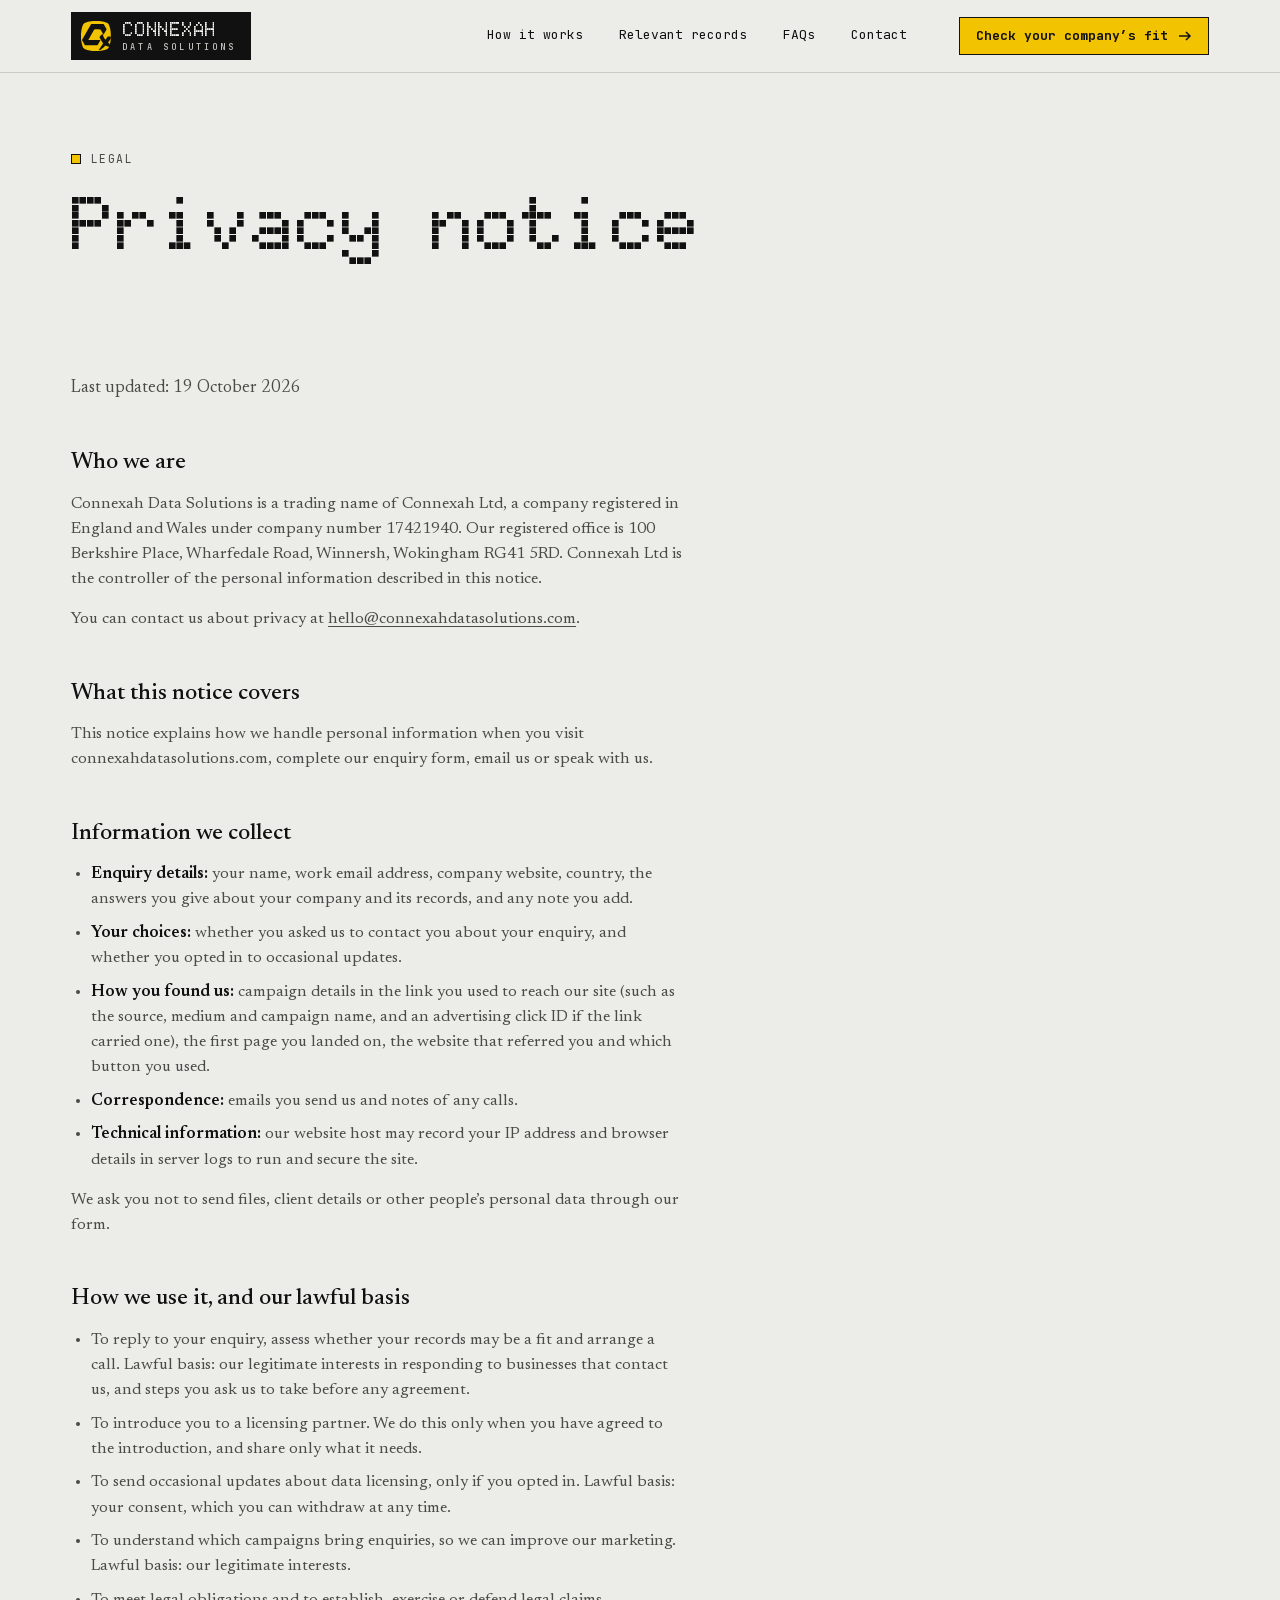
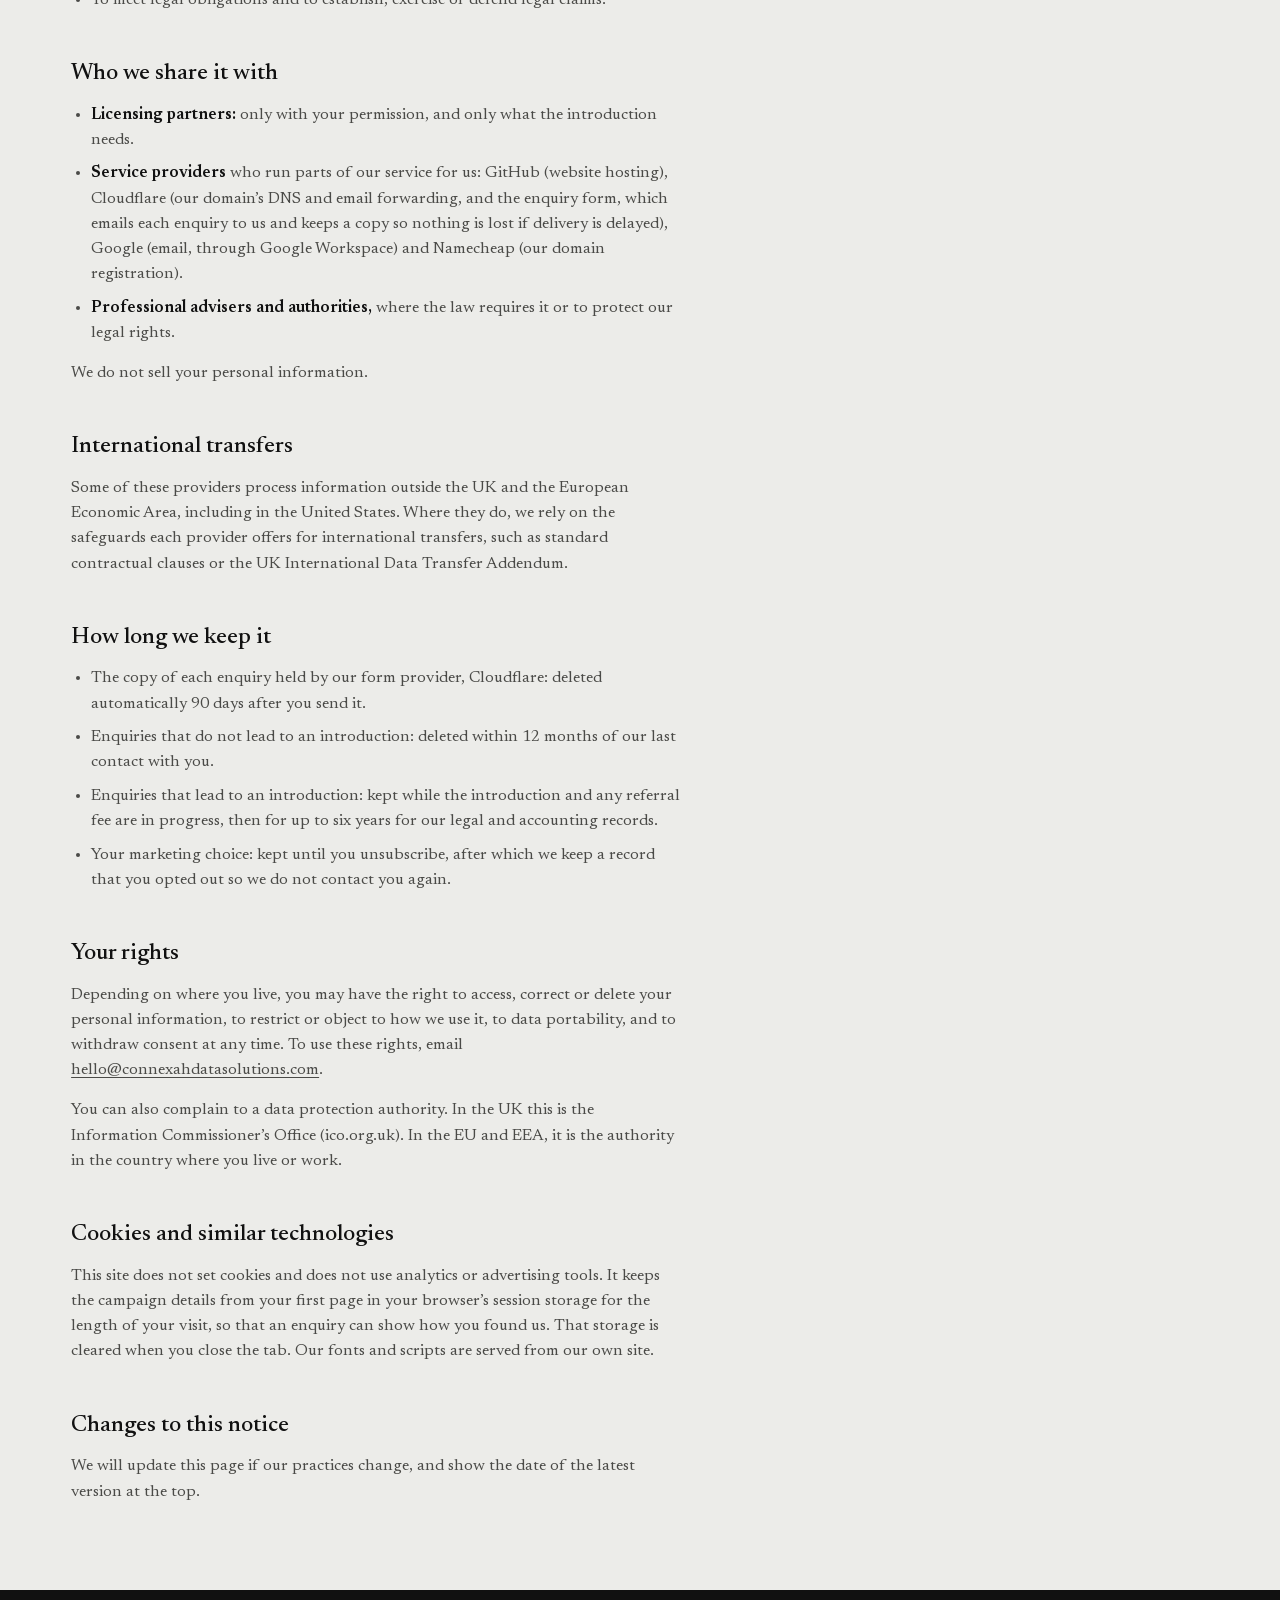
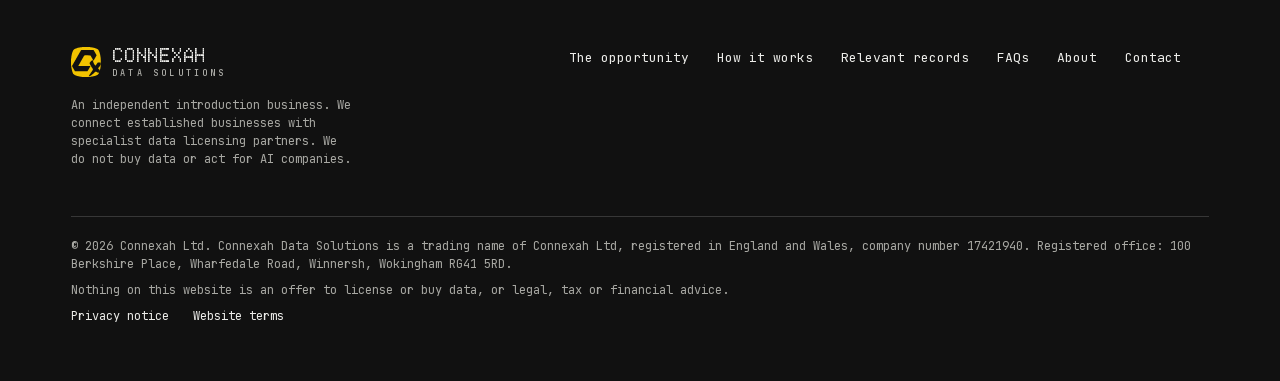
<file: privacy/index.html>
<!doctype html>
<html lang="en-GB" data-direction="b" data-page="privacy">
<head>
<meta charset="utf-8">
<meta name="viewport" content="width=device-width, initial-scale=1, viewport-fit=cover">
<title>Privacy notice | Connexah Data Solutions</title>
<meta name="description" content="How Connexah Data Solutions handles personal information from website visitors and enquiries.">

<link rel="canonical" href="https://connexahdatasolutions.com/privacy/">
<meta property="og:type" content="website">
<meta property="og:site_name" content="Connexah Data Solutions">
<meta property="og:title" content="Privacy notice">
<meta property="og:description" content="How Connexah Data Solutions handles personal information from website visitors and enquiries.">
<meta property="og:url" content="https://connexahdatasolutions.com/privacy/">
<meta property="og:image" content="https://connexahdatasolutions.com/assets/og-image.png">
<meta property="og:image:width" content="1200">
<meta property="og:image:height" content="630">
<meta property="og:image:alt" content="Connexah Data Solutions: your business records could become a new source of revenue.">
<meta property="og:locale" content="en_GB">
<meta name="twitter:card" content="summary_large_image">
<meta name="theme-color" content="#ECECE9">
<link rel="icon" href="../assets/favicon.svg" type="image/svg+xml">
<link rel="icon" href="../assets/favicon-32.png" sizes="32x32" type="image/png">
<link rel="apple-touch-icon" href="../apple-touch-icon.png">
<link rel="stylesheet" href="../assets/fonts/fonts.css">
<link rel="stylesheet" href="../assets/site.css">

<script>try{if(matchMedia('(prefers-reduced-motion: no-preference)').matches&&'IntersectionObserver' in window){var d=document.documentElement;d.classList.add('cx-motion');setTimeout(function(){if(d.classList.contains('cx-motion')){d.classList.remove('cx-motion');d.setAttribute('data-cx-late','1')}},3000)}}catch(e){}</script>
</head>
<body>
<svg width="0" height="0" style="position:absolute" aria-hidden="true" focusable="false"><defs><symbol id="cx-squircle" viewBox="0 0 208 208"><path fill-rule="evenodd" d="M74.2,207.5C74.0,207.3 73.6,207.0 73.2,206.9C72.3,206.6 66.1,205.8 64.8,205.8C64.0,205.8 63.2,205.7 62.2,205.3C61.2,205.0 59.6,204.7 57.4,204.4C55.1,204.1 53.4,203.8 51.8,203.3C50.6,202.9 49.0,202.6 48.3,202.5C45.5,202.1 44.5,201.8 43.3,201.3C42.6,200.9 41.4,200.5 40.5,200.3C39.7,200.1 38.5,199.7 37.8,199.4C37.2,199.1 35.9,198.6 34.9,198.4C33.8,198.2 32.8,197.8 32.4,197.6C32.1,197.3 31.0,196.9 30.1,196.6C29.2,196.3 28.0,195.7 27.4,195.4C26.8,195.1 26.0,194.8 25.6,194.6C23.9,194.1 18.4,189.8 17.1,187.8C16.8,187.4 16.4,186.8 16.1,186.5C15.8,186.1 15.3,185.4 15.0,184.8C14.7,184.2 14.3,183.5 14.1,183.1C13.8,182.8 13.5,181.9 13.2,181.2C13.0,180.5 12.6,179.6 12.3,179.2C12.1,178.7 11.7,177.8 11.5,177.0C11.3,176.2 10.9,175.1 10.5,174.4C10.1,173.7 9.7,172.6 9.5,171.6C9.3,170.7 8.9,169.3 8.6,168.6C8.3,167.9 7.9,167.0 7.8,166.5C7.3,163.7 6.9,162.3 6.6,161.3C6.3,160.6 6.0,159.1 5.8,158.0C5.7,156.9 5.3,155.3 5.0,154.5C4.5,152.9 4.3,151.8 4.1,149.4C4.0,148.6 3.8,147.1 3.5,146.1C3.2,145.1 2.9,143.7 2.7,143.0C2.4,142.1 2.3,140.7 2.2,137.8C1.9,132.6 1.3,129.1 0.3,128.2L0.0,127.9L0.0,105.1L0.0,82.3L0.4,81.8C0.9,81.1 1.3,79.8 1.3,78.9C1.3,78.5 1.5,77.0 1.7,75.7C1.8,74.4 2.1,71.9 2.2,70.2C2.2,68.6 2.4,66.8 2.6,66.2C3.3,63.4 3.7,61.0 3.9,59.1C4.1,57.9 4.4,56.2 4.6,55.4C5.4,52.6 5.7,51.6 5.8,50.1C6.0,49.3 6.3,47.8 6.6,46.8C6.9,45.9 7.3,44.3 7.5,43.4C7.7,42.5 8.2,41.1 8.5,40.3C9.0,39.2 9.3,38.2 9.5,37.1C9.7,35.6 9.9,35.2 10.5,34.2C10.8,33.6 11.3,32.5 11.5,31.8C11.7,31.0 12.2,29.9 12.5,29.2C12.9,28.5 13.2,27.5 13.3,27.0C13.4,26.5 13.7,25.8 13.9,25.4C14.1,25.1 14.5,24.4 14.8,23.9C16.6,20.7 20.4,16.9 23.2,15.3C23.7,15.0 24.4,14.6 24.9,14.2C25.3,13.9 26.1,13.5 26.6,13.4C27.2,13.3 28.0,12.9 28.4,12.6C29.4,12.0 30.0,11.7 31.1,11.5C31.5,11.4 32.5,11.0 33.2,10.7C34.0,10.3 35.2,9.8 36.0,9.6C36.8,9.4 37.9,9.1 38.4,8.8C38.9,8.5 40.2,8.1 41.2,7.9C42.2,7.7 43.6,7.3 44.3,7.0C45.7,6.4 47.6,5.9 49.3,5.7C50.0,5.6 51.2,5.3 52.0,5.0C53.0,4.6 54.3,4.4 56.7,4.1C60.7,3.6 60.7,3.6 62.6,3.1C63.9,2.7 66.1,2.4 69.2,2.1C74.8,1.5 77.1,1.0 77.6,0.2C77.7,0.1 86.4,0.0 104.2,0.0L130.6,0.0L130.8,0.3C131.5,1.1 134.0,1.7 137.7,2.0C141.1,2.2 142.6,2.4 144.3,2.9C146.4,3.5 146.9,3.6 149.7,3.9C152.3,4.2 152.8,4.3 155.3,5.1C156.1,5.3 157.4,5.6 158.2,5.8C160.1,6.1 160.9,6.3 162.3,6.9C162.8,7.1 164.2,7.5 165.3,7.7C166.5,8.0 167.8,8.4 168.5,8.7C169.2,9.0 170.5,9.5 171.4,9.7C172.2,9.9 173.5,10.3 174.1,10.6C174.8,10.9 175.9,11.3 176.5,11.5C177.2,11.7 178.1,12.1 178.6,12.5C179.0,12.8 180.1,13.3 180.9,13.6C181.7,13.9 182.6,14.3 182.9,14.6C183.3,14.9 183.9,15.3 184.3,15.5C184.7,15.7 185.2,16.0 185.5,16.3C185.8,16.6 186.5,17.1 187.0,17.4C188.3,18.2 190.5,20.5 191.1,21.8C191.4,22.3 191.9,23.2 192.3,23.7C192.6,24.1 192.8,24.6 192.8,24.8C192.8,24.9 193.2,25.8 193.7,26.7C194.2,27.6 194.8,28.9 194.9,29.5C195.1,30.1 195.4,30.9 195.6,31.3C195.8,31.7 196.2,33.0 196.6,34.1C196.9,35.2 197.5,36.6 197.8,37.2C198.1,37.9 198.5,39.1 198.7,40.0C198.8,40.9 199.3,42.2 199.6,42.9C200.1,43.9 200.3,44.6 200.5,46.0C200.6,47.1 201.0,48.8 201.3,49.8C202.0,52.0 202.0,52.3 202.5,55.8C202.7,57.4 203.0,58.9 203.4,60.0C203.9,61.5 204.0,62.2 204.2,65.0C204.5,68.6 204.8,70.3 205.4,72.6C206.0,74.7 206.4,84.1 206.6,98.1L206.7,106.8L206.4,107.4C206.2,107.8 205.9,108.2 205.2,108.5C203.7,109.4 203.8,109.0 203.7,116.0C203.6,123.5 203.7,123.8 204.8,124.8C205.3,125.3 205.7,125.8 205.8,126.2C206.2,127.5 205.8,135.2 205.2,137.0C204.9,137.8 204.7,139.2 204.5,141.8C204.2,145.4 203.9,147.2 202.9,150.5C202.7,151.3 202.4,152.5 202.3,153.2C201.7,157.9 201.3,158.5 198.8,158.8C197.4,158.9 197.1,159.2 196.7,161.2C196.5,162.0 196.1,163.3 195.8,164.0C195.5,164.7 195.0,166.0 194.8,166.8C194.6,167.7 194.2,169.0 193.9,169.7C193.6,170.4 193.1,171.8 192.9,172.7C192.7,173.6 192.3,174.8 192.0,175.5C191.0,177.9 191.1,178.8 192.7,179.6C193.9,180.2 194.0,180.5 193.3,182.3C192.8,183.7 192.6,184.2 191.3,186.2C190.0,188.4 186.6,191.8 185.0,192.6C184.5,192.8 183.9,193.3 183.4,193.6C183.0,194.0 182.3,194.4 181.9,194.6C181.4,194.7 180.5,195.1 179.8,195.5C179.0,195.9 177.9,196.3 177.2,196.5C176.5,196.7 175.7,197.0 175.3,197.2C174.2,198.0 173.7,198.2 172.1,198.5C171.2,198.7 169.8,199.1 169.0,199.5C168.2,199.8 167.0,200.3 166.2,200.4C165.5,200.6 164.3,201.0 163.5,201.3C162.7,201.6 161.0,202.0 159.7,202.2C158.5,202.5 156.7,202.9 155.9,203.2C154.2,203.8 152.9,204.0 149.9,204.5C148.6,204.7 146.9,205.0 146.0,205.2C144.2,205.7 142.6,205.9 139.2,206.2C135.8,206.4 132.5,207.3 132.5,207.9C132.5,207.9 119.7,208.0 103.5,208.0L74.6,208.0L74.2,207.5Z"/></symbol><symbol id="cx-glyph" viewBox="0 0 208 208"><path fill-rule="evenodd" d="M123.4,203.6C122.7,202.9 122.9,201.8 124.0,200.6C124.5,200.0 124.9,199.4 124.9,199.2C125.0,198.9 125.3,198.4 125.5,198.0C125.8,197.6 126.0,197.1 126.0,197.0C126.0,196.9 126.2,196.4 126.5,196.0C126.7,195.6 127.0,195.1 127.1,194.8C127.1,194.6 127.8,193.8 128.5,193.0C129.4,192.1 129.9,191.4 130.0,191.0C130.1,190.7 130.5,190.0 131.0,189.5C131.5,189.0 131.9,188.3 132.0,188.0C132.1,187.7 132.5,187.0 133.0,186.5C133.5,186.0 133.9,185.3 134.0,185.0C134.1,184.7 134.5,184.0 135.0,183.5C135.5,183.0 135.9,182.4 135.9,182.2C136.0,181.9 136.3,181.4 136.5,181.0C136.8,180.6 137.0,180.1 137.0,180.0C137.0,179.9 137.2,179.4 137.5,179.0C137.7,178.6 138.0,178.1 138.1,177.8C138.1,177.6 138.5,177.0 139.0,176.5C139.5,176.0 139.9,175.3 140.0,175.0C140.1,174.6 140.6,173.9 141.5,173.0C142.4,172.1 142.9,171.4 143.0,171.0C143.1,170.6 143.6,169.9 144.5,169.0C145.4,168.0 145.9,167.4 146.0,167.0C146.1,166.6 146.5,166.0 147.2,165.3C148.8,163.8 149.0,163.4 149.0,162.5C149.0,161.7 149.1,161.5 150.5,160.0C150.7,159.8 150.9,159.3 151.0,159.0C151.1,158.8 151.3,158.3 151.5,158.0C152.1,157.2 152.1,154.8 151.5,154.0C151.3,153.7 151.1,153.1 151.0,152.5C150.9,151.8 150.8,151.4 150.5,151.0C149.3,149.8 149.1,149.5 149.0,149.0C148.9,148.7 148.5,148.0 148.0,147.5C147.5,147.0 147.1,146.3 147.0,146.0C146.9,145.7 146.5,145.0 146.0,144.5C145.5,144.0 145.1,143.3 145.0,143.0C144.9,142.7 144.5,142.0 144.0,141.5C143.5,141.0 143.1,140.3 143.0,140.0C142.9,139.7 142.5,139.0 142.0,138.5C141.5,138.0 141.1,137.4 141.1,137.2C141.0,136.9 140.8,136.4 140.5,136.0C140.2,135.6 140.0,135.1 139.9,134.8C139.9,134.6 139.7,134.2 139.5,134.0C138.1,132.5 138.0,132.3 138.0,131.5C138.0,130.7 137.9,130.5 136.5,129.0C136.3,128.8 136.1,128.4 136.1,128.2C136.0,127.9 135.7,127.4 135.5,127.0C135.2,126.6 135.0,126.1 135.0,126.0C135.0,125.9 134.8,125.4 134.5,125.0C134.3,124.6 134.0,124.1 133.9,123.8C133.9,123.4 133.7,123.2 132.5,122.0C132.2,121.6 132.1,121.2 132.0,120.5C131.9,119.9 131.7,119.3 131.4,118.9C131.2,118.5 131.0,118.1 131.0,118.0C131.0,117.9 130.8,117.5 130.6,117.1C130.3,116.7 130.1,116.1 130.0,115.5C129.9,114.9 129.7,114.3 129.5,114.0C129.1,113.4 128.8,110.3 129.1,108.9C129.2,108.0 143.9,93.4 145.0,93.0C145.4,92.9 146.1,92.4 146.9,91.6C148.2,90.3 148.6,90.2 149.0,91.2C149.2,91.5 149.6,92.1 150.1,92.6C150.5,93.0 150.9,93.7 151.0,94.0C151.1,94.2 151.3,94.7 151.5,95.0C151.7,95.3 151.9,95.9 152.0,96.5C152.1,97.1 152.3,97.7 152.5,98.0C152.7,98.3 152.9,98.9 153.0,99.5C153.1,100.1 153.3,100.7 153.5,101.0C153.7,101.3 153.9,101.9 154.0,102.5C154.1,103.1 154.3,103.7 154.5,104.0C154.7,104.3 154.9,104.9 155.0,105.5C155.1,106.1 155.3,106.7 155.6,107.1C155.8,107.5 156.0,107.9 156.0,108.0C156.0,108.1 156.2,108.5 156.4,108.9C156.7,109.3 156.9,109.9 157.0,110.5C157.1,111.1 157.3,111.7 157.6,112.1C157.8,112.5 158.0,112.9 158.0,113.0C158.0,113.1 158.2,113.6 158.5,114.0C158.7,114.4 159.0,114.9 159.1,115.2C159.1,115.4 159.3,115.8 159.5,116.0C160.9,117.5 161.0,117.7 161.0,118.5C161.0,119.3 161.1,119.5 162.5,121.0C162.7,121.2 162.9,121.7 163.0,122.0C163.1,122.3 163.5,123.0 164.0,123.5C164.5,124.0 164.9,124.7 165.0,125.0C165.2,125.8 168.0,128.6 168.6,128.8C169.3,129.0 169.8,128.7 171.8,126.7C173.4,125.1 173.9,124.6 174.0,124.0C174.1,123.6 174.6,123.0 175.5,122.0C176.4,121.1 176.9,120.4 177.0,120.0C177.1,119.6 177.6,118.9 178.5,118.0C179.2,117.2 179.9,116.4 179.9,116.2C180.0,115.9 180.2,115.4 180.5,115.0C180.8,114.6 181.0,114.0 181.1,113.8C181.1,113.5 182.0,112.5 183.3,111.2C186.3,108.2 186.3,108.2 187.5,108.0C188.1,107.9 188.7,107.7 189.0,107.5L189.6,107.1L193.5,107.1L197.4,107.1L198.0,107.5C198.5,107.9 198.8,107.9 200.4,108.0C202.4,108.1 202.6,108.2 203.4,109.2L203.7,109.7L203.7,116.0C203.7,119.6 203.7,122.6 203.8,123.1C204.0,124.2 203.8,126.1 203.3,127.0C203.2,127.3 203.0,127.8 202.9,128.1C202.9,128.3 202.4,129.0 202.0,129.5C201.5,130.0 201.1,130.7 201.0,131.0C200.8,131.5 200.2,132.2 199.0,133.5C197.6,134.9 197.1,135.5 197.0,136.0C196.9,136.5 196.4,137.1 195.0,138.5C193.7,139.8 193.1,140.5 193.0,141.0C192.9,141.3 192.5,142.0 192.0,142.5C191.5,143.0 191.1,143.7 191.0,144.0C190.9,144.3 190.5,145.0 190.1,145.4C189.1,146.5 189.0,146.7 189.0,149.0C189.0,151.3 189.1,151.6 190.1,152.0C190.5,152.2 191.5,153.1 192.5,154.0C194.3,155.8 194.7,156.0 195.5,156.0C197.2,156.0 198.1,157.5 197.3,159.2C197.1,159.6 196.8,160.5 196.7,161.3C196.5,162.1 196.1,163.3 195.8,164.0C195.5,164.7 195.0,166.0 194.8,166.8C194.6,167.7 194.2,169.0 193.9,169.7C193.6,170.4 193.2,171.6 193.0,172.4C192.8,173.1 192.4,174.4 192.1,175.2C191.8,176.1 191.4,177.1 191.3,177.5C191.0,178.8 190.1,179.2 189.0,178.5C188.7,178.3 188.0,178.1 187.5,178.0C186.9,177.9 186.3,177.7 186.0,177.5C185.8,177.4 185.3,177.1 185.0,177.0C184.7,176.9 184.2,176.6 184.0,176.5C183.7,176.3 183.0,176.1 182.5,176.0C181.6,175.9 181.4,175.7 180.5,175.0C180.0,174.6 179.3,174.1 179.0,174.0C178.7,173.9 178.0,173.4 177.4,172.9L176.5,172.1L175.0,172.0C173.8,171.9 173.4,171.8 173.0,171.5C172.2,170.9 170.3,170.8 169.5,171.3C169.2,171.4 168.6,171.7 168.1,171.9C167.6,172.2 167.2,172.5 167.0,173.0C166.8,173.4 166.4,173.8 166.0,174.0C165.6,174.2 165.2,174.6 165.0,175.0C164.7,175.5 164.4,175.8 163.9,176.0C162.9,176.5 159.4,179.9 159.0,180.9C158.7,181.5 158.5,181.7 157.9,182.0C157.5,182.2 156.4,183.1 154.9,184.6C153.3,186.1 152.5,186.8 152.0,187.0C151.6,187.1 150.8,187.8 149.5,189.0C148.2,190.2 147.4,190.9 147.0,191.0C146.6,191.1 145.8,191.8 144.5,193.0C143.3,194.2 142.4,194.9 142.0,195.0C141.6,195.1 140.8,195.7 140.0,196.5C139.3,197.2 138.4,197.9 138.0,198.0C137.7,198.1 137.2,198.3 137.0,198.5C136.8,198.6 136.3,198.9 136.0,199.0C135.7,199.1 135.2,199.4 135.0,199.5C134.8,199.7 134.3,199.9 134.0,200.0C133.7,200.1 133.0,200.5 132.5,201.0C131.6,201.7 131.4,201.9 130.5,202.0C129.9,202.1 129.3,202.3 129.0,202.5C128.7,202.7 128.1,202.9 127.5,203.0C126.9,203.1 126.3,203.3 126.0,203.5C125.1,204.1 124.0,204.1 123.4,203.6ZM28.6,168.8C28.0,168.6 26.2,166.7 26.1,166.2C26.0,166.0 25.7,165.4 25.5,165.0C25.2,164.6 25.0,164.1 25.0,164.0C25.0,163.9 24.8,163.4 24.5,163.0C24.3,162.6 24.0,162.1 23.9,161.8C23.9,161.6 23.5,161.0 23.0,160.5C22.5,160.0 22.1,159.4 22.1,159.2C22.0,158.9 21.8,158.4 21.5,158.0C21.2,157.6 21.0,157.1 20.9,156.8C20.9,156.6 20.5,156.0 20.0,155.5C19.5,155.0 19.1,154.4 19.1,154.2C19.0,153.9 18.7,153.4 18.5,153.0C18.2,152.6 18.0,152.1 18.0,152.0C18.0,151.9 17.8,151.4 17.5,151.0C17.3,150.6 17.0,150.1 16.9,149.8C16.9,149.6 16.5,149.0 16.0,148.5C15.5,148.0 15.1,147.4 15.1,147.2C15.0,146.9 14.7,146.4 14.5,146.0C14.2,145.6 14.0,145.1 14.0,145.0C14.0,144.9 13.8,144.4 13.5,144.0C13.3,143.6 13.0,143.1 12.9,142.8C12.9,142.6 12.5,142.0 12.0,141.5C11.5,141.0 11.1,140.4 11.1,140.2C11.0,139.9 10.7,139.4 10.5,139.0C10.2,138.6 10.0,138.1 10.0,138.0C10.0,137.9 9.8,137.4 9.5,137.0C9.2,136.6 9.0,136.1 9.0,136.0C9.0,135.9 8.8,135.5 8.6,135.2C8.4,134.8 8.1,134.3 8.0,134.0C7.9,133.7 7.7,133.2 7.5,133.0C7.2,132.5 7.1,132.2 7.1,131.5L7.1,130.6L8.0,129.6C8.4,129.0 8.9,128.3 9.0,128.0C9.1,127.7 9.5,127.0 10.0,126.5C10.5,126.0 10.9,125.4 10.9,125.2C11.0,124.9 11.3,124.4 11.5,124.0C11.8,123.6 12.0,123.1 12.0,123.0C12.0,122.9 12.2,122.4 12.5,122.0C12.7,121.6 13.0,121.1 13.1,120.8C13.1,120.6 13.3,120.2 13.5,120.0C14.9,118.5 15.0,118.3 15.0,117.5C15.0,116.7 15.1,116.5 16.5,115.0C16.7,114.8 16.9,114.3 17.0,114.0C17.1,113.7 17.5,113.0 18.0,112.5C18.5,112.0 18.9,111.4 18.9,111.2C19.0,110.9 19.3,110.4 19.5,110.0C19.8,109.6 20.0,109.1 20.0,109.0C20.0,108.9 20.2,108.4 20.5,108.0C20.8,107.6 21.0,107.1 21.0,107.0C21.0,106.9 21.2,106.4 21.5,106.0C21.7,105.6 22.0,105.1 22.1,104.8C22.1,104.6 22.5,104.0 23.0,103.5C23.5,103.0 23.9,102.4 23.9,102.2C24.0,101.9 24.2,101.4 24.5,101.0C24.8,100.6 25.0,100.1 25.1,99.8C25.1,99.6 25.5,99.0 26.0,98.5C26.5,98.0 26.9,97.4 26.9,97.2C27.0,96.9 27.3,96.4 27.5,96.0C27.8,95.6 28.0,95.1 28.0,95.0C28.0,94.9 28.2,94.4 28.5,94.0C28.8,93.6 29.0,93.1 29.0,93.0C29.0,92.9 29.2,92.4 29.5,92.0C29.7,91.6 30.0,91.1 30.1,90.8C30.1,90.6 30.5,90.0 31.0,89.5C31.5,89.0 31.9,88.3 32.0,88.0C32.1,87.7 32.3,87.2 32.5,87.0C33.9,85.5 34.0,85.3 34.0,84.5C34.0,83.7 34.1,83.5 35.5,82.0C35.7,81.8 35.9,81.4 35.9,81.2C36.0,80.9 36.3,80.4 36.5,80.0C36.8,79.6 37.0,79.1 37.0,79.0C37.0,78.9 37.2,78.4 37.5,78.0C37.7,77.6 38.0,77.1 38.1,76.8C38.1,76.6 38.5,76.0 39.0,75.5C39.5,75.0 39.9,74.4 39.9,74.2C40.0,73.9 40.2,73.4 40.5,73.0C40.8,72.6 41.0,72.1 41.1,71.8C41.1,71.6 41.5,71.0 42.0,70.5C42.5,70.0 42.9,69.4 42.9,69.2C43.0,68.9 43.3,68.4 43.5,68.0C43.8,67.6 44.0,67.1 44.0,67.0C44.0,66.9 44.2,66.4 44.5,66.0C44.8,65.6 45.0,65.1 45.0,65.0C45.0,64.9 45.2,64.4 45.5,64.0C45.7,63.6 46.0,63.1 46.1,62.8C46.1,62.6 46.5,62.0 47.0,61.5C47.5,61.0 47.9,60.4 47.9,60.2C48.0,59.9 48.2,59.4 48.5,59.0C48.8,58.6 49.0,58.1 49.1,57.8C49.1,57.6 49.5,57.0 50.0,56.5C50.5,56.0 50.9,55.4 50.9,55.2C51.0,54.9 51.3,54.4 51.5,54.0C51.8,53.6 52.0,53.1 52.0,53.0C52.0,52.9 52.2,52.4 52.5,52.0C52.7,51.6 53.0,51.1 53.1,50.8C53.1,50.6 53.5,50.0 54.0,49.5C54.5,49.0 54.9,48.4 54.9,48.2C55.0,47.9 55.3,47.4 55.5,47.0C55.8,46.6 56.0,46.1 56.0,46.0C56.0,45.9 56.2,45.4 56.5,45.0C56.8,44.6 57.0,44.1 57.0,44.0C57.0,43.9 57.2,43.4 57.5,43.0C57.7,42.6 58.0,42.1 58.1,41.8C58.1,41.6 58.5,41.0 59.0,40.5C59.5,40.0 59.9,39.3 60.0,39.0C60.1,38.7 60.5,38.0 61.0,37.5C61.5,37.0 61.9,36.4 61.9,36.2C62.0,35.9 62.3,35.4 62.5,35.0C62.8,34.6 63.0,34.1 63.0,34.0C63.0,33.9 63.2,33.4 63.5,33.0C63.7,32.6 64.0,32.1 64.1,31.8C64.1,31.6 64.5,31.0 65.0,30.5C65.5,30.0 65.9,29.4 65.9,29.2C66.0,28.9 66.3,28.4 66.5,28.0C66.8,27.6 67.0,27.1 67.0,27.0C67.0,26.9 67.2,26.4 67.5,26.0C67.8,25.6 68.0,25.1 68.0,25.0C68.0,24.9 68.2,24.4 68.5,24.0C68.7,23.6 69.0,23.0 69.1,22.8C69.2,22.3 71.0,20.4 71.6,20.2C72.2,19.9 154.8,19.9 155.4,20.2C156.0,20.4 157.8,22.3 157.9,22.8C158.0,23.0 158.3,23.6 158.5,24.0C158.8,24.4 159.0,24.9 159.0,25.0C159.0,25.1 159.2,25.6 159.5,26.0C159.8,26.4 160.0,26.9 160.0,27.0C160.0,27.1 160.2,27.6 160.5,28.0C160.7,28.4 161.0,28.9 161.1,29.2C161.1,29.4 161.5,30.0 162.0,30.5C162.5,31.0 162.9,31.7 163.0,32.0C163.1,32.3 163.5,33.0 164.0,33.5C164.5,34.0 164.9,34.6 164.9,34.8C165.0,35.1 165.3,35.6 165.5,36.0C165.8,36.4 166.0,36.9 166.0,37.0C166.0,37.1 166.2,37.6 166.5,38.0C166.7,38.4 167.0,38.9 167.1,39.2C167.1,39.4 167.5,40.0 168.0,40.5C168.5,41.0 168.9,41.7 169.0,42.0C169.1,42.3 169.3,42.8 169.5,43.0C170.9,44.5 171.0,44.7 171.0,45.5C171.0,46.3 171.1,46.5 172.5,48.0C172.7,48.2 172.9,48.6 172.9,48.8C173.0,49.1 173.3,49.6 173.5,50.0C173.8,50.4 174.0,50.9 174.0,51.0C174.0,51.1 174.2,51.6 174.5,52.0C174.8,52.4 175.0,52.9 175.0,53.0C175.0,53.1 175.2,53.6 175.5,54.0C175.7,54.4 176.0,54.9 176.1,55.2C176.1,55.4 176.5,56.0 177.0,56.6C178.2,57.8 178.2,58.2 177.0,59.4C176.5,60.0 176.1,60.7 176.0,61.0C175.9,61.3 175.5,62.0 175.0,62.5C174.5,63.0 174.1,63.6 174.1,63.8C174.0,64.1 173.7,64.6 173.5,65.0C173.2,65.4 173.0,65.9 173.0,66.0C173.0,66.1 172.8,66.6 172.5,67.0C172.3,67.4 172.0,67.9 171.9,68.2C171.9,68.4 171.5,69.0 171.0,69.5C170.5,70.0 170.1,70.6 170.1,70.8C170.0,71.1 169.7,71.6 169.5,72.0C169.2,72.4 169.0,72.9 169.0,73.0C169.0,73.1 168.8,73.6 168.5,74.0C168.2,74.4 168.0,74.9 168.0,75.0C168.0,75.1 167.8,75.6 167.5,76.0C167.3,76.4 167.0,76.9 166.9,77.2C166.9,77.4 166.5,78.0 166.0,78.5C165.5,79.0 165.1,79.7 165.0,80.0C164.9,80.3 164.5,81.0 164.0,81.5C163.5,82.0 163.1,82.6 163.1,82.8C163.0,83.1 162.7,83.6 162.5,84.0C162.2,84.4 162.0,84.9 162.0,85.0C162.0,85.1 161.8,85.6 161.5,86.0C161.2,86.4 161.0,86.9 161.0,87.0C161.0,87.1 160.8,87.6 160.5,88.0C160.2,88.4 160.0,88.9 160.0,89.0C160.0,89.1 159.8,89.6 159.5,90.0C159.2,90.4 159.0,90.9 159.0,91.0C159.0,91.7 156.8,93.8 156.0,93.8C155.4,93.8 154.2,92.8 154.1,92.2C154.0,91.9 153.8,91.4 153.5,91.0C153.2,90.6 153.0,90.1 152.9,89.8C152.9,89.6 152.5,89.0 152.0,88.5C151.5,88.0 151.1,87.4 151.1,87.2C151.0,86.9 150.7,86.4 150.5,86.0C150.2,85.6 150.0,85.1 150.0,85.0C150.0,84.9 149.8,84.4 149.5,84.0C149.2,83.6 149.0,83.1 149.0,83.0C149.0,82.9 148.8,82.4 148.5,82.0C148.2,81.6 148.0,81.1 148.0,81.0C148.0,80.9 147.8,80.4 147.5,80.0C147.3,79.6 147.0,79.1 146.9,78.8C146.9,78.6 146.5,78.0 146.0,77.5C145.5,77.0 145.1,76.3 145.0,76.0C144.9,75.7 144.5,75.0 144.0,74.5C143.5,74.0 143.1,73.4 143.1,73.2C143.0,72.9 142.7,72.4 142.5,72.0C142.2,71.6 142.0,71.1 142.0,71.0C142.0,70.9 141.8,70.4 141.5,70.0C141.2,69.6 141.0,69.1 141.0,69.0C141.0,68.9 140.8,68.4 140.5,68.0C140.3,67.6 140.0,67.1 139.9,66.8C139.9,66.6 139.5,66.0 139.0,65.5C138.5,65.0 138.1,64.3 138.0,64.0C137.9,63.7 137.7,63.2 137.5,63.0C136.1,61.5 136.0,61.3 136.0,60.5L136.0,59.6L135.3,58.9L134.5,58.1L114.5,58.0C103.4,58.0 94.2,58.0 93.9,58.1C93.1,58.2 91.2,60.1 91.0,60.9C90.9,61.3 90.5,62.0 90.0,62.5C89.5,63.0 89.1,63.7 89.0,64.0C88.9,64.3 88.5,65.0 88.0,65.5C87.5,66.0 87.1,66.6 87.1,66.8C87.0,67.1 86.7,67.6 86.5,68.0C86.2,68.4 86.0,68.9 86.0,69.0C86.0,69.1 85.8,69.6 85.5,70.0C85.2,70.4 85.0,70.9 85.0,71.0C85.0,71.1 84.8,71.6 84.5,72.0C84.3,72.4 84.0,72.9 83.9,73.2C83.9,73.4 83.5,74.0 83.0,74.5C82.5,75.0 82.1,75.6 82.1,75.8C82.0,76.1 81.7,76.6 81.5,77.0C81.2,77.4 81.0,77.9 81.0,78.0C81.0,78.1 80.8,78.6 80.5,79.0C80.3,79.4 80.0,79.9 79.9,80.2C79.9,80.4 79.5,81.0 79.0,81.5C78.5,82.0 78.1,82.6 78.1,82.8C78.0,83.1 77.7,83.6 77.5,84.0C77.2,84.4 77.0,84.9 77.0,85.0C77.0,85.1 76.8,85.6 76.5,86.0C76.3,86.4 76.0,86.9 75.9,87.2C75.9,87.4 75.5,88.0 75.0,88.5C74.5,89.0 74.1,89.6 74.1,89.8C74.0,90.1 73.7,90.6 73.5,91.0C73.2,91.4 73.0,91.9 73.0,92.0C73.0,92.1 72.8,92.6 72.5,93.0C72.3,93.4 72.0,93.9 71.9,94.2C71.9,94.4 71.5,95.0 71.0,95.5C70.5,96.0 70.1,96.6 70.1,96.8C70.0,97.1 69.7,97.6 69.5,98.0C69.2,98.4 69.0,98.9 69.0,99.0C69.0,99.1 68.8,99.6 68.5,100.0C68.3,100.4 68.0,100.9 67.9,101.2C67.9,101.4 67.5,102.0 67.0,102.5C66.5,103.0 66.1,103.6 66.1,103.8C66.0,104.1 65.8,104.6 65.5,105.0C65.2,105.4 65.0,105.9 64.9,106.2C64.9,106.4 64.7,106.8 64.5,107.0C63.1,108.5 63.0,108.7 63.0,109.5C63.0,110.3 62.9,110.5 61.5,112.0C61.3,112.2 61.1,112.7 61.0,113.0C60.9,113.3 60.7,113.8 60.5,114.0C59.1,115.5 59.0,115.7 59.0,116.5C59.0,117.3 58.9,117.5 57.5,119.0C57.3,119.2 57.1,119.7 57.0,120.0C56.9,120.3 56.7,120.8 56.5,121.0C55.1,122.5 55.0,122.7 55.0,123.5C55.0,124.3 54.9,124.5 53.5,126.0C53.3,126.2 53.1,126.7 53.0,127.0C52.9,127.3 52.5,128.0 52.0,128.6C50.7,129.9 50.9,130.9 52.5,131.8C52.9,132.0 58.9,132.0 93.1,132.0L133.2,132.0L133.6,132.4C134.2,133.0 134.1,134.1 133.4,135.1C133.2,135.4 133.0,135.9 133.0,136.0C133.0,136.1 132.8,136.6 132.5,137.0C132.2,137.4 132.0,137.9 132.0,138.0C132.0,138.1 131.8,138.6 131.5,139.0C131.3,139.4 131.0,139.9 130.9,140.2C130.9,140.4 130.5,141.0 130.0,141.5C129.5,142.0 129.1,142.6 129.1,142.8C129.0,143.1 128.7,143.6 128.5,144.0C128.2,144.4 128.0,144.9 128.0,145.0C128.0,145.1 127.8,145.6 127.5,146.0C127.3,146.4 127.0,146.9 126.9,147.2C126.9,147.4 126.5,148.0 126.0,148.5C125.5,149.0 125.1,149.7 125.0,150.0C124.9,150.3 124.7,150.8 124.5,151.0C123.1,152.5 123.0,152.7 123.0,153.5C123.0,154.3 122.9,154.5 121.5,156.0C121.3,156.2 121.1,156.7 121.0,157.0C120.9,157.3 120.5,158.0 120.0,158.5C119.5,159.0 119.1,159.6 119.1,159.8C119.0,160.1 118.7,160.6 118.5,161.0C118.2,161.4 118.0,161.9 118.0,162.0C118.0,162.1 117.8,162.6 117.5,163.0C117.3,163.4 117.0,163.9 116.9,164.2C116.9,164.4 116.5,165.0 116.0,165.5C115.5,166.0 115.1,166.7 115.0,167.0C114.9,167.3 114.5,167.9 114.2,168.3L113.5,168.9L71.2,168.9C47.9,169.0 28.8,168.9 28.6,168.8Z"/></symbol></defs></svg>
<a class="skip" href="#main">Skip to main content</a>

<header class="site-header" id="top">
  <div class="wrap site-header__in">
    <a class="brand" href="../" aria-label="Connexah Data Solutions home">
      <svg class="mark" viewBox="0 0 208 208" aria-hidden="true" focusable="false"><use href="#cx-squircle" class="mark__bg"></use><use href="#cx-glyph" class="mark__cx"></use></svg>
      <span class="brand__word" aria-hidden="true"><span class="brand__cx">CONNEXAH</span><span class="brand__ds">Data Solutions</span></span>
    </a>
    <button class="nav-toggle" type="button" aria-expanded="false" aria-controls="site-nav">
      <span class="nav-toggle__bars" aria-hidden="true"></span>
      <span class="nav-toggle__text">Menu</span>
    </button>
    <nav class="site-nav" id="site-nav" aria-label="Main">
      <ul class="site-nav__list">
        <li><a href="../#how-it-works">How it works</a></li>
        <li><a href="../#records">Relevant records</a></li>
        <li><a href="../#faqs">FAQs</a></li>
        <li><a href="../about/#contact">Contact</a></li>
      </ul>
      <a class="btn btn--primary btn--sm site-nav__cta" href="../fit-check/" data-cta="header">Check your company’s fit</a>
    </nav>
  </div>
</header>
<main id="main" class="page legal">
  <section class="page-hero" aria-labelledby="privacy-title">
    <div class="wrap page-hero__in">
      <p class="section__label">Legal</p>
      <h1 class="page-title" id="privacy-title">Privacy notice</h1>
    </div>
  </section>

  <section class="section section--tight">
    <div class="wrap legal__body prose">
      <p class="legal__meta">Last updated: 19 October 2026</p>

      <h2>Who we are</h2>
      <p>Connexah Data Solutions is a trading name of Connexah Ltd, a company registered in England and Wales under company number 17421940. Our registered office is 100 Berkshire Place, Wharfedale Road, Winnersh, Wokingham RG41 5RD. Connexah Ltd is the controller of the personal information described in this notice.</p>
      <p>You can contact us about privacy at <a href="mailto:hello@connexahdatasolutions.com">hello@connexahdatasolutions.com</a>.</p>

      <h2>What this notice covers</h2>
      <p>This notice explains how we handle personal information when you visit connexahdatasolutions.com, complete our enquiry form, email us or speak with us.</p>

      <h2>Information we collect</h2>
      <ul>
        <li><strong>Enquiry details:</strong> your name, work email address, company website, country, the answers you give about your company and its records, and any note you add.</li>
        <li><strong>Your choices:</strong> whether you asked us to contact you about your enquiry, and whether you opted in to occasional updates.</li>
        <li><strong>How you found us:</strong> campaign details in the link you used to reach our site (such as the source, medium and campaign name, and an advertising click ID if the link carried one), the first page you landed on, the website that referred you and which button you used.</li>
        <li><strong>Correspondence:</strong> emails you send us and notes of any calls.</li>
        <li><strong>Technical information:</strong> our website host may record your IP address and browser details in server logs to run and secure the site.</li>
      </ul>
      <p>We ask you not to send files, client details or other people’s personal data through our form.</p>

      <h2>How we use it, and our lawful basis</h2>
      <ul>
        <li>To reply to your enquiry, assess whether your records may be a fit and arrange a call. Lawful basis: our legitimate interests in responding to businesses that contact us, and steps you ask us to take before any agreement.</li>
        <li>To introduce you to a licensing partner. We do this only when you have agreed to the introduction, and share only what it needs.</li>
        <li>To send occasional updates about data licensing, only if you opted in. Lawful basis: your consent, which you can withdraw at any time.</li>
        <li>To understand which campaigns bring enquiries, so we can improve our marketing. Lawful basis: our legitimate interests.</li>
        <li>To meet legal obligations and to establish, exercise or defend legal claims.</li>
      </ul>

      <h2>Who we share it with</h2>
      <ul>
        <li><strong>Licensing partners:</strong> only with your permission, and only what the introduction needs.</li>
        <li><strong>Service providers</strong> who run parts of our service for us: GitHub (website hosting), Cloudflare (our domain’s DNS and email forwarding, and the enquiry form, which emails each enquiry to us and keeps a copy so nothing is lost if delivery is delayed), Google (email, through Google Workspace) and Namecheap (our domain registration).</li>
        <li><strong>Professional advisers and authorities,</strong> where the law requires it or to protect our legal rights.</li>
      </ul>
      <p>We do not sell your personal information.</p>

      <h2>International transfers</h2>
      <p>Some of these providers process information outside the UK and the European Economic Area, including in the United States. Where they do, we rely on the safeguards each provider offers for international transfers, such as standard contractual clauses or the UK International Data Transfer Addendum.</p>

      <h2>How long we keep it</h2>
      <ul>
        <li>The copy of each enquiry held by our form provider, Cloudflare: deleted automatically 90 days after you send it.</li>
        <li>Enquiries that do not lead to an introduction: deleted within 12 months of our last contact with you.</li>
        <li>Enquiries that lead to an introduction: kept while the introduction and any referral fee are in progress, then for up to six years for our legal and accounting records.</li>
        <li>Your marketing choice: kept until you unsubscribe, after which we keep a record that you opted out so we do not contact you again.</li>
      </ul>

      <h2>Your rights</h2>
      <p>Depending on where you live, you may have the right to access, correct or delete your personal information, to restrict or object to how we use it, to data portability, and to withdraw consent at any time. To use these rights, email <a href="mailto:hello@connexahdatasolutions.com">hello@connexahdatasolutions.com</a>.</p>
      <p>You can also complain to a data protection authority. In the UK this is the Information Commissioner’s Office (ico.org.uk). In the EU and EEA, it is the authority in the country where you live or work.</p>

      <h2>Cookies and similar technologies</h2>
      <p>This site does not set cookies and does not use analytics or advertising tools. It keeps the campaign details from your first page in your browser’s session storage for the length of your visit, so that an enquiry can show how you found us. That storage is cleared when you close the tab. Our fonts and scripts are served from our own site.</p>

      <h2>Changes to this notice</h2>
      <p>We will update this page if our practices change, and show the date of the latest version at the top.</p>
    </div>
  </section>
</main>
<footer class="site-footer">
  <div class="wrap site-footer__in">
    <div class="site-footer__brand">
      <a class="brand brand--footer" href="../" aria-label="Connexah Data Solutions home">
        <svg class="mark" viewBox="0 0 208 208" aria-hidden="true" focusable="false"><use href="#cx-squircle" class="mark__bg"></use><use href="#cx-glyph" class="mark__cx"></use></svg>
        <span class="brand__word" aria-hidden="true"><span class="brand__cx">CONNEXAH</span><span class="brand__ds">Data Solutions</span></span>
      </a>
      <p>An independent introduction business. We connect established businesses with specialist data licensing partners. We do not buy data or act for AI companies.</p>
    </div>
    <nav class="site-footer__nav" aria-label="Footer">
      <div>
        <p class="site-footer__head">The service</p>
        <ul>
          <li><a href="../#opportunity">The opportunity</a></li>
          <li><a href="../#how-it-works">How it works</a></li>
          <li><a href="../#records">Relevant records</a></li>
          <li><a href="../#faqs">FAQs</a></li>
        </ul>
      </div>
      <div>
        <p class="site-footer__head">Company</p>
        <ul>
          <li><a href="../about/">About</a></li>
          <li><a href="../about/#contact">Contact</a></li>
          <li><a href="../fit-check/" data-cta="footer">Check your company’s fit</a></li>
        </ul>
      </div>
      <div>
        <p class="site-footer__head">Legal</p>
        <ul>
          <li><a href="../privacy/">Privacy notice</a></li>
          <li><a href="../terms/">Website terms</a></li>
        </ul>
      </div>
    </nav>
    <div class="site-footer__legal">
      <p>© 2026 Connexah Ltd. Connexah Data Solutions is a trading name of Connexah Ltd, registered in England and Wales, company number 17421940. Registered office: 100 Berkshire Place, Wharfedale Road, Winnersh, Wokingham RG41 5RD.</p>
      <p>Nothing on this website is an offer to license or buy data, or legal, tax or financial advice.</p>
      <p class="site-footer__legal-links"><a href="../privacy/">Privacy notice</a> <a href="../terms/">Website terms</a></p>
    </div>
  </div>
</footer>

<a class="sticky-cta" href="../fit-check/" data-cta="sticky" aria-hidden="true" tabindex="-1">Check your company’s fit</a>
<script src="../assets/site.js" defer></script>
<script src="../assets/motion.js" defer></script>
</body>
</html>
</file>
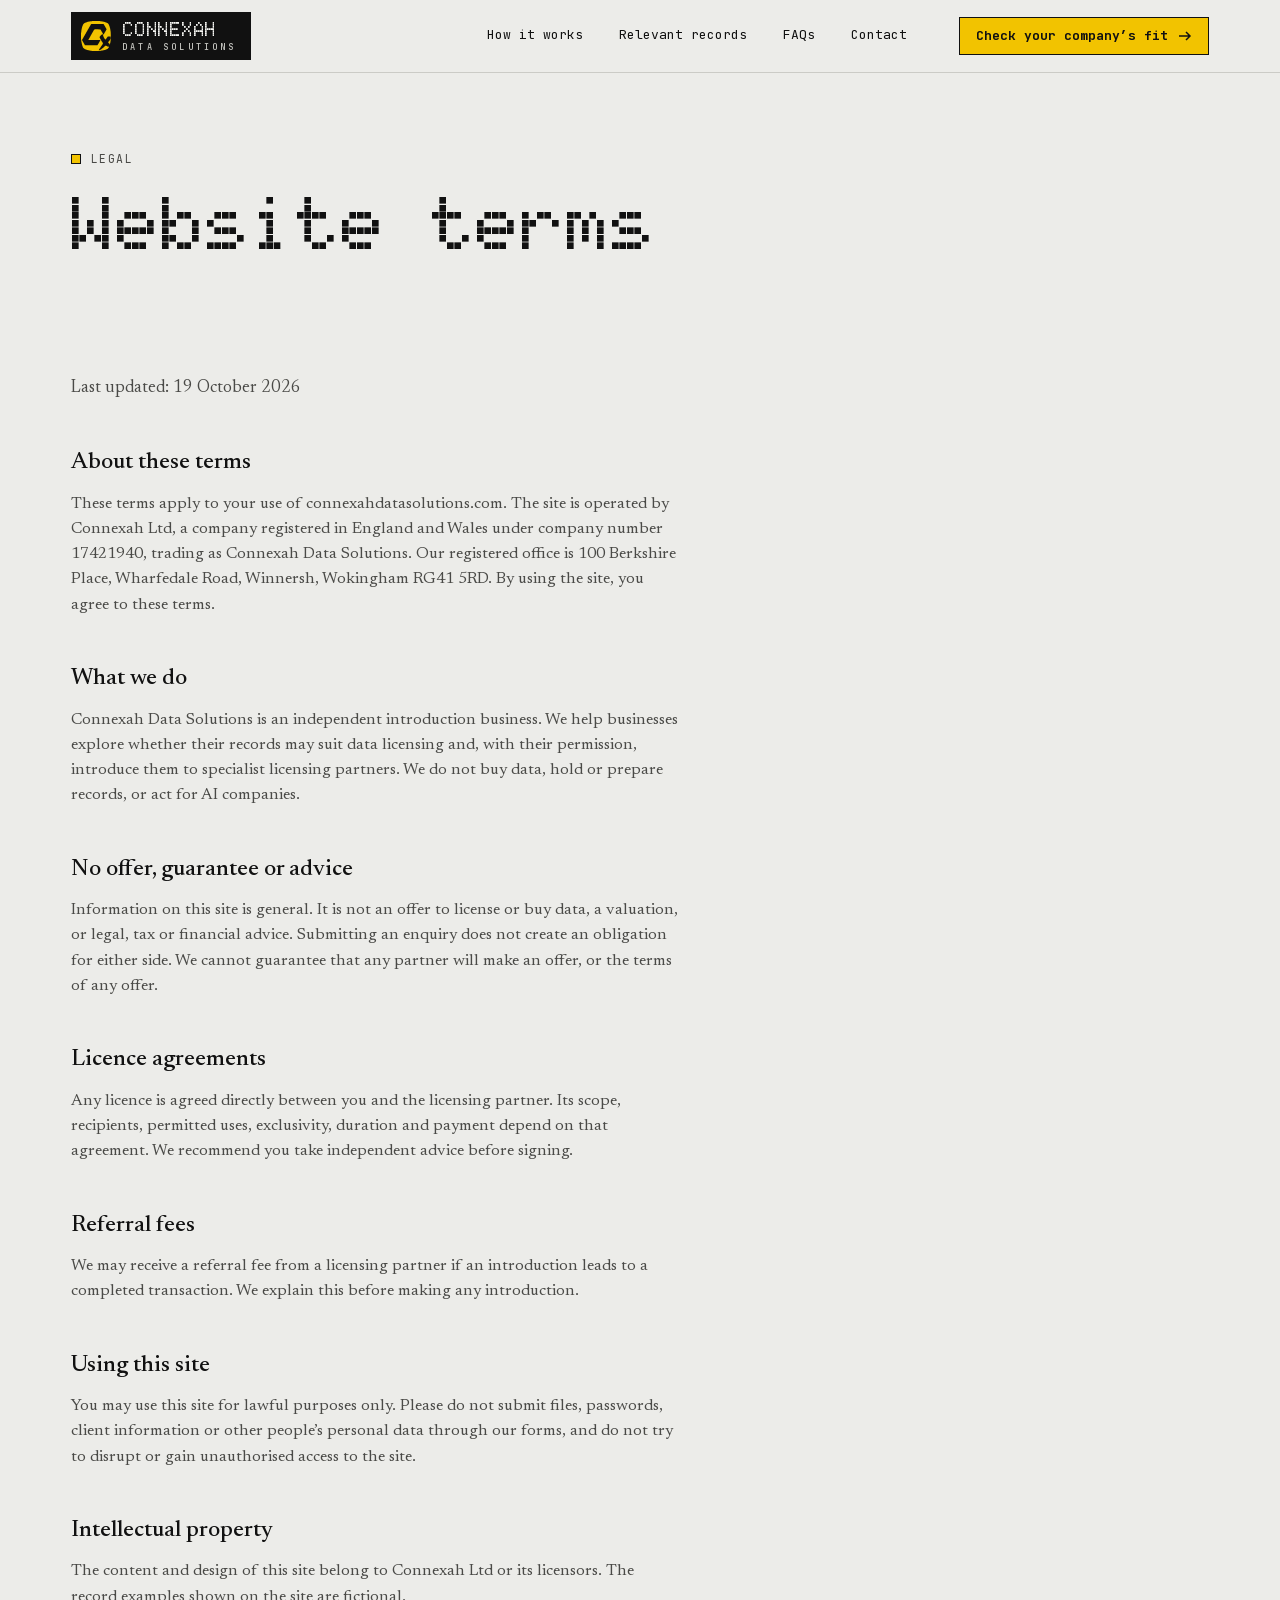
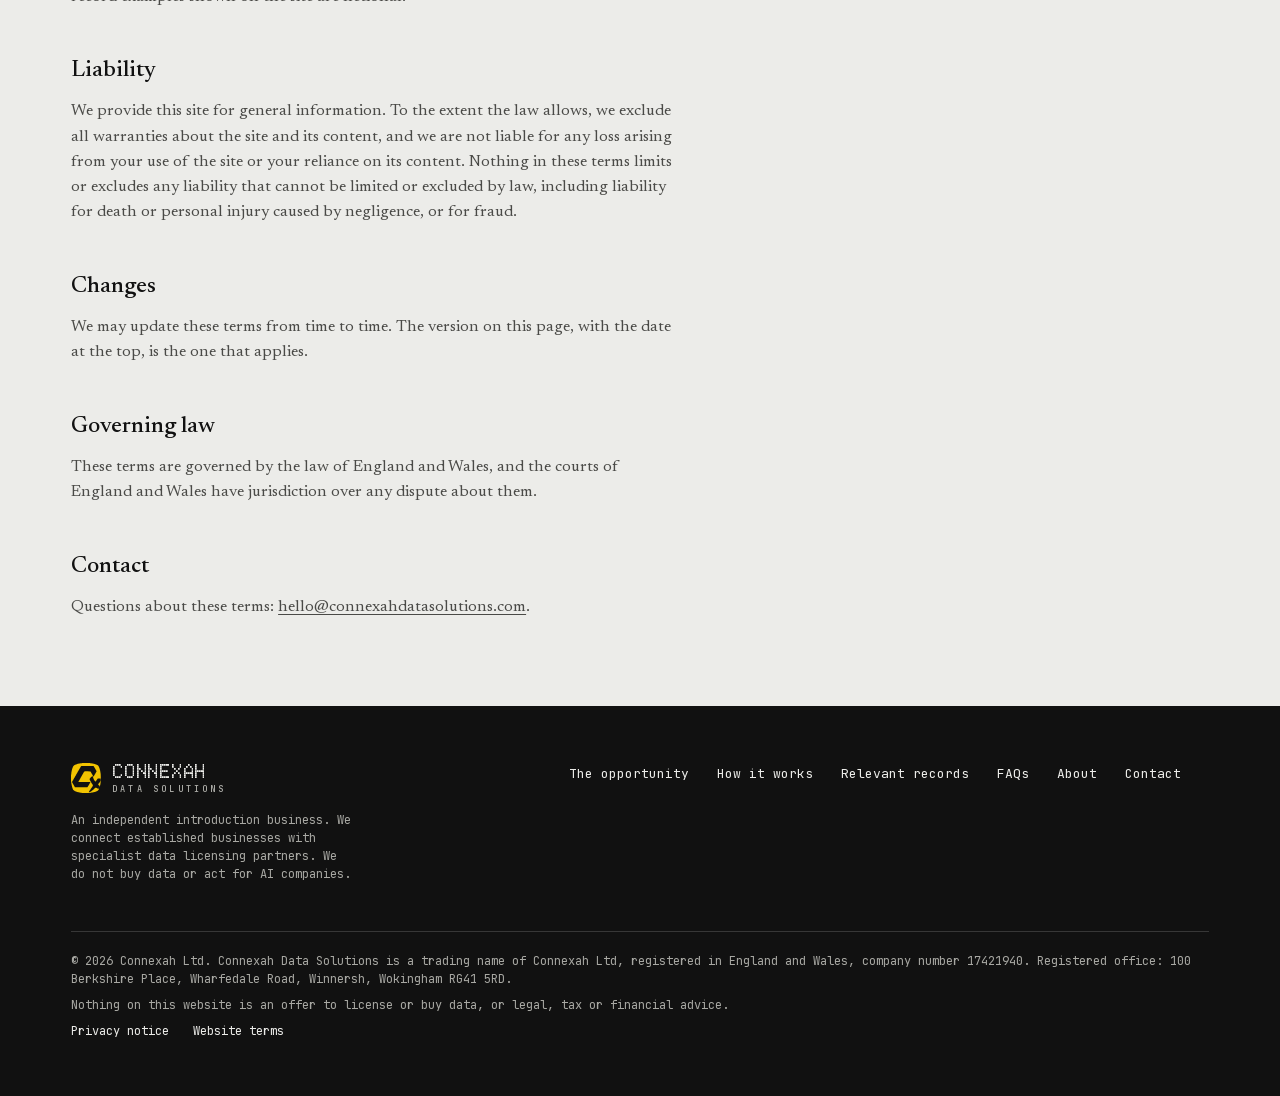
<file: terms/index.html>
<!doctype html>
<html lang="en-GB" data-direction="b" data-page="terms">
<head>
<meta charset="utf-8">
<meta name="viewport" content="width=device-width, initial-scale=1, viewport-fit=cover">
<title>Website terms | Connexah Data Solutions</title>
<meta name="description" content="The terms that apply to using the Connexah Data Solutions website.">

<link rel="canonical" href="https://connexahdatasolutions.com/terms/">
<meta property="og:type" content="website">
<meta property="og:site_name" content="Connexah Data Solutions">
<meta property="og:title" content="Website terms">
<meta property="og:description" content="The terms that apply to using the Connexah Data Solutions website.">
<meta property="og:url" content="https://connexahdatasolutions.com/terms/">
<meta property="og:image" content="https://connexahdatasolutions.com/assets/og-image.png">
<meta property="og:image:width" content="1200">
<meta property="og:image:height" content="630">
<meta property="og:image:alt" content="Connexah Data Solutions: your business records could become a new source of revenue.">
<meta property="og:locale" content="en_GB">
<meta name="twitter:card" content="summary_large_image">
<meta name="theme-color" content="#ECECE9">
<link rel="icon" href="../assets/favicon.svg" type="image/svg+xml">
<link rel="icon" href="../assets/favicon-32.png" sizes="32x32" type="image/png">
<link rel="apple-touch-icon" href="../apple-touch-icon.png">
<link rel="stylesheet" href="../assets/fonts/fonts.css">
<link rel="stylesheet" href="../assets/site.css">

<script>try{if(matchMedia('(prefers-reduced-motion: no-preference)').matches&&'IntersectionObserver' in window){var d=document.documentElement;d.classList.add('cx-motion');setTimeout(function(){if(d.classList.contains('cx-motion')){d.classList.remove('cx-motion');d.setAttribute('data-cx-late','1')}},3000)}}catch(e){}</script>
</head>
<body>
<svg width="0" height="0" style="position:absolute" aria-hidden="true" focusable="false"><defs><symbol id="cx-squircle" viewBox="0 0 208 208"><path fill-rule="evenodd" d="M74.2,207.5C74.0,207.3 73.6,207.0 73.2,206.9C72.3,206.6 66.1,205.8 64.8,205.8C64.0,205.8 63.2,205.7 62.2,205.3C61.2,205.0 59.6,204.7 57.4,204.4C55.1,204.1 53.4,203.8 51.8,203.3C50.6,202.9 49.0,202.6 48.3,202.5C45.5,202.1 44.5,201.8 43.3,201.3C42.6,200.9 41.4,200.5 40.5,200.3C39.7,200.1 38.5,199.7 37.8,199.4C37.2,199.1 35.9,198.6 34.9,198.4C33.8,198.2 32.8,197.8 32.4,197.6C32.1,197.3 31.0,196.9 30.1,196.6C29.2,196.3 28.0,195.7 27.4,195.4C26.8,195.1 26.0,194.8 25.6,194.6C23.9,194.1 18.4,189.8 17.1,187.8C16.8,187.4 16.4,186.8 16.1,186.5C15.8,186.1 15.3,185.4 15.0,184.8C14.7,184.2 14.3,183.5 14.1,183.1C13.8,182.8 13.5,181.9 13.2,181.2C13.0,180.5 12.6,179.6 12.3,179.2C12.1,178.7 11.7,177.8 11.5,177.0C11.3,176.2 10.9,175.1 10.5,174.4C10.1,173.7 9.7,172.6 9.5,171.6C9.3,170.7 8.9,169.3 8.6,168.6C8.3,167.9 7.9,167.0 7.8,166.5C7.3,163.7 6.9,162.3 6.6,161.3C6.3,160.6 6.0,159.1 5.8,158.0C5.7,156.9 5.3,155.3 5.0,154.5C4.5,152.9 4.3,151.8 4.1,149.4C4.0,148.6 3.8,147.1 3.5,146.1C3.2,145.1 2.9,143.7 2.7,143.0C2.4,142.1 2.3,140.7 2.2,137.8C1.9,132.6 1.3,129.1 0.3,128.2L0.0,127.9L0.0,105.1L0.0,82.3L0.4,81.8C0.9,81.1 1.3,79.8 1.3,78.9C1.3,78.5 1.5,77.0 1.7,75.7C1.8,74.4 2.1,71.9 2.2,70.2C2.2,68.6 2.4,66.8 2.6,66.2C3.3,63.4 3.7,61.0 3.9,59.1C4.1,57.9 4.4,56.2 4.6,55.4C5.4,52.6 5.7,51.6 5.8,50.1C6.0,49.3 6.3,47.8 6.6,46.8C6.9,45.9 7.3,44.3 7.5,43.4C7.7,42.5 8.2,41.1 8.5,40.3C9.0,39.2 9.3,38.2 9.5,37.1C9.7,35.6 9.9,35.2 10.5,34.2C10.8,33.6 11.3,32.5 11.5,31.8C11.7,31.0 12.2,29.9 12.5,29.2C12.9,28.5 13.2,27.5 13.3,27.0C13.4,26.5 13.7,25.8 13.9,25.4C14.1,25.1 14.5,24.4 14.8,23.9C16.6,20.7 20.4,16.9 23.2,15.3C23.7,15.0 24.4,14.6 24.9,14.2C25.3,13.9 26.1,13.5 26.6,13.4C27.2,13.3 28.0,12.9 28.4,12.6C29.4,12.0 30.0,11.7 31.1,11.5C31.5,11.4 32.5,11.0 33.2,10.7C34.0,10.3 35.2,9.8 36.0,9.6C36.8,9.4 37.9,9.1 38.4,8.8C38.9,8.5 40.2,8.1 41.2,7.9C42.2,7.7 43.6,7.3 44.3,7.0C45.7,6.4 47.6,5.9 49.3,5.7C50.0,5.6 51.2,5.3 52.0,5.0C53.0,4.6 54.3,4.4 56.7,4.1C60.7,3.6 60.7,3.6 62.6,3.1C63.9,2.7 66.1,2.4 69.2,2.1C74.8,1.5 77.1,1.0 77.6,0.2C77.7,0.1 86.4,0.0 104.2,0.0L130.6,0.0L130.8,0.3C131.5,1.1 134.0,1.7 137.7,2.0C141.1,2.2 142.6,2.4 144.3,2.9C146.4,3.5 146.9,3.6 149.7,3.9C152.3,4.2 152.8,4.3 155.3,5.1C156.1,5.3 157.4,5.6 158.2,5.8C160.1,6.1 160.9,6.3 162.3,6.9C162.8,7.1 164.2,7.5 165.3,7.7C166.5,8.0 167.8,8.4 168.5,8.7C169.2,9.0 170.5,9.5 171.4,9.7C172.2,9.9 173.5,10.3 174.1,10.6C174.8,10.9 175.9,11.3 176.5,11.5C177.2,11.7 178.1,12.1 178.6,12.5C179.0,12.8 180.1,13.3 180.9,13.6C181.7,13.9 182.6,14.3 182.9,14.6C183.3,14.9 183.9,15.3 184.3,15.5C184.7,15.7 185.2,16.0 185.5,16.3C185.8,16.6 186.5,17.1 187.0,17.4C188.3,18.2 190.5,20.5 191.1,21.8C191.4,22.3 191.9,23.2 192.3,23.7C192.6,24.1 192.8,24.6 192.8,24.8C192.8,24.9 193.2,25.8 193.7,26.7C194.2,27.6 194.8,28.9 194.9,29.5C195.1,30.1 195.4,30.9 195.6,31.3C195.8,31.7 196.2,33.0 196.6,34.1C196.9,35.2 197.5,36.6 197.8,37.2C198.1,37.9 198.5,39.1 198.7,40.0C198.8,40.9 199.3,42.2 199.6,42.9C200.1,43.9 200.3,44.6 200.5,46.0C200.6,47.1 201.0,48.8 201.3,49.8C202.0,52.0 202.0,52.3 202.5,55.8C202.7,57.4 203.0,58.9 203.4,60.0C203.9,61.5 204.0,62.2 204.2,65.0C204.5,68.6 204.8,70.3 205.4,72.6C206.0,74.7 206.4,84.1 206.6,98.1L206.7,106.8L206.4,107.4C206.2,107.8 205.9,108.2 205.2,108.5C203.7,109.4 203.8,109.0 203.7,116.0C203.6,123.5 203.7,123.8 204.8,124.8C205.3,125.3 205.7,125.8 205.8,126.2C206.2,127.5 205.8,135.2 205.2,137.0C204.9,137.8 204.7,139.2 204.5,141.8C204.2,145.4 203.9,147.2 202.9,150.5C202.7,151.3 202.4,152.5 202.3,153.2C201.7,157.9 201.3,158.5 198.8,158.8C197.4,158.9 197.1,159.2 196.7,161.2C196.5,162.0 196.1,163.3 195.8,164.0C195.5,164.7 195.0,166.0 194.8,166.8C194.6,167.7 194.2,169.0 193.9,169.7C193.6,170.4 193.1,171.8 192.9,172.7C192.7,173.6 192.3,174.8 192.0,175.5C191.0,177.9 191.1,178.8 192.7,179.6C193.9,180.2 194.0,180.5 193.3,182.3C192.8,183.7 192.6,184.2 191.3,186.2C190.0,188.4 186.6,191.8 185.0,192.6C184.5,192.8 183.9,193.3 183.4,193.6C183.0,194.0 182.3,194.4 181.9,194.6C181.4,194.7 180.5,195.1 179.8,195.5C179.0,195.9 177.9,196.3 177.2,196.5C176.5,196.7 175.7,197.0 175.3,197.2C174.2,198.0 173.7,198.2 172.1,198.5C171.2,198.7 169.8,199.1 169.0,199.5C168.2,199.8 167.0,200.3 166.2,200.4C165.5,200.6 164.3,201.0 163.5,201.3C162.7,201.6 161.0,202.0 159.7,202.2C158.5,202.5 156.7,202.9 155.9,203.2C154.2,203.8 152.9,204.0 149.9,204.5C148.6,204.7 146.9,205.0 146.0,205.2C144.2,205.7 142.6,205.9 139.2,206.2C135.8,206.4 132.5,207.3 132.5,207.9C132.5,207.9 119.7,208.0 103.5,208.0L74.6,208.0L74.2,207.5Z"/></symbol><symbol id="cx-glyph" viewBox="0 0 208 208"><path fill-rule="evenodd" d="M123.4,203.6C122.7,202.9 122.9,201.8 124.0,200.6C124.5,200.0 124.9,199.4 124.9,199.2C125.0,198.9 125.3,198.4 125.5,198.0C125.8,197.6 126.0,197.1 126.0,197.0C126.0,196.9 126.2,196.4 126.5,196.0C126.7,195.6 127.0,195.1 127.1,194.8C127.1,194.6 127.8,193.8 128.5,193.0C129.4,192.1 129.9,191.4 130.0,191.0C130.1,190.7 130.5,190.0 131.0,189.5C131.5,189.0 131.9,188.3 132.0,188.0C132.1,187.7 132.5,187.0 133.0,186.5C133.5,186.0 133.9,185.3 134.0,185.0C134.1,184.7 134.5,184.0 135.0,183.5C135.5,183.0 135.9,182.4 135.9,182.2C136.0,181.9 136.3,181.4 136.5,181.0C136.8,180.6 137.0,180.1 137.0,180.0C137.0,179.9 137.2,179.4 137.5,179.0C137.7,178.6 138.0,178.1 138.1,177.8C138.1,177.6 138.5,177.0 139.0,176.5C139.5,176.0 139.9,175.3 140.0,175.0C140.1,174.6 140.6,173.9 141.5,173.0C142.4,172.1 142.9,171.4 143.0,171.0C143.1,170.6 143.6,169.9 144.5,169.0C145.4,168.0 145.9,167.4 146.0,167.0C146.1,166.6 146.5,166.0 147.2,165.3C148.8,163.8 149.0,163.4 149.0,162.5C149.0,161.7 149.1,161.5 150.5,160.0C150.7,159.8 150.9,159.3 151.0,159.0C151.1,158.8 151.3,158.3 151.5,158.0C152.1,157.2 152.1,154.8 151.5,154.0C151.3,153.7 151.1,153.1 151.0,152.5C150.9,151.8 150.8,151.4 150.5,151.0C149.3,149.8 149.1,149.5 149.0,149.0C148.9,148.7 148.5,148.0 148.0,147.5C147.5,147.0 147.1,146.3 147.0,146.0C146.9,145.7 146.5,145.0 146.0,144.5C145.5,144.0 145.1,143.3 145.0,143.0C144.9,142.7 144.5,142.0 144.0,141.5C143.5,141.0 143.1,140.3 143.0,140.0C142.9,139.7 142.5,139.0 142.0,138.5C141.5,138.0 141.1,137.4 141.1,137.2C141.0,136.9 140.8,136.4 140.5,136.0C140.2,135.6 140.0,135.1 139.9,134.8C139.9,134.6 139.7,134.2 139.5,134.0C138.1,132.5 138.0,132.3 138.0,131.5C138.0,130.7 137.9,130.5 136.5,129.0C136.3,128.8 136.1,128.4 136.1,128.2C136.0,127.9 135.7,127.4 135.5,127.0C135.2,126.6 135.0,126.1 135.0,126.0C135.0,125.9 134.8,125.4 134.5,125.0C134.3,124.6 134.0,124.1 133.9,123.8C133.9,123.4 133.7,123.2 132.5,122.0C132.2,121.6 132.1,121.2 132.0,120.5C131.9,119.9 131.7,119.3 131.4,118.9C131.2,118.5 131.0,118.1 131.0,118.0C131.0,117.9 130.8,117.5 130.6,117.1C130.3,116.7 130.1,116.1 130.0,115.5C129.9,114.9 129.7,114.3 129.5,114.0C129.1,113.4 128.8,110.3 129.1,108.9C129.2,108.0 143.9,93.4 145.0,93.0C145.4,92.9 146.1,92.4 146.9,91.6C148.2,90.3 148.6,90.2 149.0,91.2C149.2,91.5 149.6,92.1 150.1,92.6C150.5,93.0 150.9,93.7 151.0,94.0C151.1,94.2 151.3,94.7 151.5,95.0C151.7,95.3 151.9,95.9 152.0,96.5C152.1,97.1 152.3,97.7 152.5,98.0C152.7,98.3 152.9,98.9 153.0,99.5C153.1,100.1 153.3,100.7 153.5,101.0C153.7,101.3 153.9,101.9 154.0,102.5C154.1,103.1 154.3,103.7 154.5,104.0C154.7,104.3 154.9,104.9 155.0,105.5C155.1,106.1 155.3,106.7 155.6,107.1C155.8,107.5 156.0,107.9 156.0,108.0C156.0,108.1 156.2,108.5 156.4,108.9C156.7,109.3 156.9,109.9 157.0,110.5C157.1,111.1 157.3,111.7 157.6,112.1C157.8,112.5 158.0,112.9 158.0,113.0C158.0,113.1 158.2,113.6 158.5,114.0C158.7,114.4 159.0,114.9 159.1,115.2C159.1,115.4 159.3,115.8 159.5,116.0C160.9,117.5 161.0,117.7 161.0,118.5C161.0,119.3 161.1,119.5 162.5,121.0C162.7,121.2 162.9,121.7 163.0,122.0C163.1,122.3 163.5,123.0 164.0,123.5C164.5,124.0 164.9,124.7 165.0,125.0C165.2,125.8 168.0,128.6 168.6,128.8C169.3,129.0 169.8,128.7 171.8,126.7C173.4,125.1 173.9,124.6 174.0,124.0C174.1,123.6 174.6,123.0 175.5,122.0C176.4,121.1 176.9,120.4 177.0,120.0C177.1,119.6 177.6,118.9 178.5,118.0C179.2,117.2 179.9,116.4 179.9,116.2C180.0,115.9 180.2,115.4 180.5,115.0C180.8,114.6 181.0,114.0 181.1,113.8C181.1,113.5 182.0,112.5 183.3,111.2C186.3,108.2 186.3,108.2 187.5,108.0C188.1,107.9 188.7,107.7 189.0,107.5L189.6,107.1L193.5,107.1L197.4,107.1L198.0,107.5C198.5,107.9 198.8,107.9 200.4,108.0C202.4,108.1 202.6,108.2 203.4,109.2L203.7,109.7L203.7,116.0C203.7,119.6 203.7,122.6 203.8,123.1C204.0,124.2 203.8,126.1 203.3,127.0C203.2,127.3 203.0,127.8 202.9,128.1C202.9,128.3 202.4,129.0 202.0,129.5C201.5,130.0 201.1,130.7 201.0,131.0C200.8,131.5 200.2,132.2 199.0,133.5C197.6,134.9 197.1,135.5 197.0,136.0C196.9,136.5 196.4,137.1 195.0,138.5C193.7,139.8 193.1,140.5 193.0,141.0C192.9,141.3 192.5,142.0 192.0,142.5C191.5,143.0 191.1,143.7 191.0,144.0C190.9,144.3 190.5,145.0 190.1,145.4C189.1,146.5 189.0,146.7 189.0,149.0C189.0,151.3 189.1,151.6 190.1,152.0C190.5,152.2 191.5,153.1 192.5,154.0C194.3,155.8 194.7,156.0 195.5,156.0C197.2,156.0 198.1,157.5 197.3,159.2C197.1,159.6 196.8,160.5 196.7,161.3C196.5,162.1 196.1,163.3 195.8,164.0C195.5,164.7 195.0,166.0 194.8,166.8C194.6,167.7 194.2,169.0 193.9,169.7C193.6,170.4 193.2,171.6 193.0,172.4C192.8,173.1 192.4,174.4 192.1,175.2C191.8,176.1 191.4,177.1 191.3,177.5C191.0,178.8 190.1,179.2 189.0,178.5C188.7,178.3 188.0,178.1 187.5,178.0C186.9,177.9 186.3,177.7 186.0,177.5C185.8,177.4 185.3,177.1 185.0,177.0C184.7,176.9 184.2,176.6 184.0,176.5C183.7,176.3 183.0,176.1 182.5,176.0C181.6,175.9 181.4,175.7 180.5,175.0C180.0,174.6 179.3,174.1 179.0,174.0C178.7,173.9 178.0,173.4 177.4,172.9L176.5,172.1L175.0,172.0C173.8,171.9 173.4,171.8 173.0,171.5C172.2,170.9 170.3,170.8 169.5,171.3C169.2,171.4 168.6,171.7 168.1,171.9C167.6,172.2 167.2,172.5 167.0,173.0C166.8,173.4 166.4,173.8 166.0,174.0C165.6,174.2 165.2,174.6 165.0,175.0C164.7,175.5 164.4,175.8 163.9,176.0C162.9,176.5 159.4,179.9 159.0,180.9C158.7,181.5 158.5,181.7 157.9,182.0C157.5,182.2 156.4,183.1 154.9,184.6C153.3,186.1 152.5,186.8 152.0,187.0C151.6,187.1 150.8,187.8 149.5,189.0C148.2,190.2 147.4,190.9 147.0,191.0C146.6,191.1 145.8,191.8 144.5,193.0C143.3,194.2 142.4,194.9 142.0,195.0C141.6,195.1 140.8,195.7 140.0,196.5C139.3,197.2 138.4,197.9 138.0,198.0C137.7,198.1 137.2,198.3 137.0,198.5C136.8,198.6 136.3,198.9 136.0,199.0C135.7,199.1 135.2,199.4 135.0,199.5C134.8,199.7 134.3,199.9 134.0,200.0C133.7,200.1 133.0,200.5 132.5,201.0C131.6,201.7 131.4,201.9 130.5,202.0C129.9,202.1 129.3,202.3 129.0,202.5C128.7,202.7 128.1,202.9 127.5,203.0C126.9,203.1 126.3,203.3 126.0,203.5C125.1,204.1 124.0,204.1 123.4,203.6ZM28.6,168.8C28.0,168.6 26.2,166.7 26.1,166.2C26.0,166.0 25.7,165.4 25.5,165.0C25.2,164.6 25.0,164.1 25.0,164.0C25.0,163.9 24.8,163.4 24.5,163.0C24.3,162.6 24.0,162.1 23.9,161.8C23.9,161.6 23.5,161.0 23.0,160.5C22.5,160.0 22.1,159.4 22.1,159.2C22.0,158.9 21.8,158.4 21.5,158.0C21.2,157.6 21.0,157.1 20.9,156.8C20.9,156.6 20.5,156.0 20.0,155.5C19.5,155.0 19.1,154.4 19.1,154.2C19.0,153.9 18.7,153.4 18.5,153.0C18.2,152.6 18.0,152.1 18.0,152.0C18.0,151.9 17.8,151.4 17.5,151.0C17.3,150.6 17.0,150.1 16.9,149.8C16.9,149.6 16.5,149.0 16.0,148.5C15.5,148.0 15.1,147.4 15.1,147.2C15.0,146.9 14.7,146.4 14.5,146.0C14.2,145.6 14.0,145.1 14.0,145.0C14.0,144.9 13.8,144.4 13.5,144.0C13.3,143.6 13.0,143.1 12.9,142.8C12.9,142.6 12.5,142.0 12.0,141.5C11.5,141.0 11.1,140.4 11.1,140.2C11.0,139.9 10.7,139.4 10.5,139.0C10.2,138.6 10.0,138.1 10.0,138.0C10.0,137.9 9.8,137.4 9.5,137.0C9.2,136.6 9.0,136.1 9.0,136.0C9.0,135.9 8.8,135.5 8.6,135.2C8.4,134.8 8.1,134.3 8.0,134.0C7.9,133.7 7.7,133.2 7.5,133.0C7.2,132.5 7.1,132.2 7.1,131.5L7.1,130.6L8.0,129.6C8.4,129.0 8.9,128.3 9.0,128.0C9.1,127.7 9.5,127.0 10.0,126.5C10.5,126.0 10.9,125.4 10.9,125.2C11.0,124.9 11.3,124.4 11.5,124.0C11.8,123.6 12.0,123.1 12.0,123.0C12.0,122.9 12.2,122.4 12.5,122.0C12.7,121.6 13.0,121.1 13.1,120.8C13.1,120.6 13.3,120.2 13.5,120.0C14.9,118.5 15.0,118.3 15.0,117.5C15.0,116.7 15.1,116.5 16.5,115.0C16.7,114.8 16.9,114.3 17.0,114.0C17.1,113.7 17.5,113.0 18.0,112.5C18.5,112.0 18.9,111.4 18.9,111.2C19.0,110.9 19.3,110.4 19.5,110.0C19.8,109.6 20.0,109.1 20.0,109.0C20.0,108.9 20.2,108.4 20.5,108.0C20.8,107.6 21.0,107.1 21.0,107.0C21.0,106.9 21.2,106.4 21.5,106.0C21.7,105.6 22.0,105.1 22.1,104.8C22.1,104.6 22.5,104.0 23.0,103.5C23.5,103.0 23.9,102.4 23.9,102.2C24.0,101.9 24.2,101.4 24.5,101.0C24.8,100.6 25.0,100.1 25.1,99.8C25.1,99.6 25.5,99.0 26.0,98.5C26.5,98.0 26.9,97.4 26.9,97.2C27.0,96.9 27.3,96.4 27.5,96.0C27.8,95.6 28.0,95.1 28.0,95.0C28.0,94.9 28.2,94.4 28.5,94.0C28.8,93.6 29.0,93.1 29.0,93.0C29.0,92.9 29.2,92.4 29.5,92.0C29.7,91.6 30.0,91.1 30.1,90.8C30.1,90.6 30.5,90.0 31.0,89.5C31.5,89.0 31.9,88.3 32.0,88.0C32.1,87.7 32.3,87.2 32.5,87.0C33.9,85.5 34.0,85.3 34.0,84.5C34.0,83.7 34.1,83.5 35.5,82.0C35.7,81.8 35.9,81.4 35.9,81.2C36.0,80.9 36.3,80.4 36.5,80.0C36.8,79.6 37.0,79.1 37.0,79.0C37.0,78.9 37.2,78.4 37.5,78.0C37.7,77.6 38.0,77.1 38.1,76.8C38.1,76.6 38.5,76.0 39.0,75.5C39.5,75.0 39.9,74.4 39.9,74.2C40.0,73.9 40.2,73.4 40.5,73.0C40.8,72.6 41.0,72.1 41.1,71.8C41.1,71.6 41.5,71.0 42.0,70.5C42.5,70.0 42.9,69.4 42.9,69.2C43.0,68.9 43.3,68.4 43.5,68.0C43.8,67.6 44.0,67.1 44.0,67.0C44.0,66.9 44.2,66.4 44.5,66.0C44.8,65.6 45.0,65.1 45.0,65.0C45.0,64.9 45.2,64.4 45.5,64.0C45.7,63.6 46.0,63.1 46.1,62.8C46.1,62.6 46.5,62.0 47.0,61.5C47.5,61.0 47.9,60.4 47.9,60.2C48.0,59.9 48.2,59.4 48.5,59.0C48.8,58.6 49.0,58.1 49.1,57.8C49.1,57.6 49.5,57.0 50.0,56.5C50.5,56.0 50.9,55.4 50.9,55.2C51.0,54.9 51.3,54.4 51.5,54.0C51.8,53.6 52.0,53.1 52.0,53.0C52.0,52.9 52.2,52.4 52.5,52.0C52.7,51.6 53.0,51.1 53.1,50.8C53.1,50.6 53.5,50.0 54.0,49.5C54.5,49.0 54.9,48.4 54.9,48.2C55.0,47.9 55.3,47.4 55.5,47.0C55.8,46.6 56.0,46.1 56.0,46.0C56.0,45.9 56.2,45.4 56.5,45.0C56.8,44.6 57.0,44.1 57.0,44.0C57.0,43.9 57.2,43.4 57.5,43.0C57.7,42.6 58.0,42.1 58.1,41.8C58.1,41.6 58.5,41.0 59.0,40.5C59.5,40.0 59.9,39.3 60.0,39.0C60.1,38.7 60.5,38.0 61.0,37.5C61.5,37.0 61.9,36.4 61.9,36.2C62.0,35.9 62.3,35.4 62.5,35.0C62.8,34.6 63.0,34.1 63.0,34.0C63.0,33.9 63.2,33.4 63.5,33.0C63.7,32.6 64.0,32.1 64.1,31.8C64.1,31.6 64.5,31.0 65.0,30.5C65.5,30.0 65.9,29.4 65.9,29.2C66.0,28.9 66.3,28.4 66.5,28.0C66.8,27.6 67.0,27.1 67.0,27.0C67.0,26.9 67.2,26.4 67.5,26.0C67.8,25.6 68.0,25.1 68.0,25.0C68.0,24.9 68.2,24.4 68.5,24.0C68.7,23.6 69.0,23.0 69.1,22.8C69.2,22.3 71.0,20.4 71.6,20.2C72.2,19.9 154.8,19.9 155.4,20.2C156.0,20.4 157.8,22.3 157.9,22.8C158.0,23.0 158.3,23.6 158.5,24.0C158.8,24.4 159.0,24.9 159.0,25.0C159.0,25.1 159.2,25.6 159.5,26.0C159.8,26.4 160.0,26.9 160.0,27.0C160.0,27.1 160.2,27.6 160.5,28.0C160.7,28.4 161.0,28.9 161.1,29.2C161.1,29.4 161.5,30.0 162.0,30.5C162.5,31.0 162.9,31.7 163.0,32.0C163.1,32.3 163.5,33.0 164.0,33.5C164.5,34.0 164.9,34.6 164.9,34.8C165.0,35.1 165.3,35.6 165.5,36.0C165.8,36.4 166.0,36.9 166.0,37.0C166.0,37.1 166.2,37.6 166.5,38.0C166.7,38.4 167.0,38.9 167.1,39.2C167.1,39.4 167.5,40.0 168.0,40.5C168.5,41.0 168.9,41.7 169.0,42.0C169.1,42.3 169.3,42.8 169.5,43.0C170.9,44.5 171.0,44.7 171.0,45.5C171.0,46.3 171.1,46.5 172.5,48.0C172.7,48.2 172.9,48.6 172.9,48.8C173.0,49.1 173.3,49.6 173.5,50.0C173.8,50.4 174.0,50.9 174.0,51.0C174.0,51.1 174.2,51.6 174.5,52.0C174.8,52.4 175.0,52.9 175.0,53.0C175.0,53.1 175.2,53.6 175.5,54.0C175.7,54.4 176.0,54.9 176.1,55.2C176.1,55.4 176.5,56.0 177.0,56.6C178.2,57.8 178.2,58.2 177.0,59.4C176.5,60.0 176.1,60.7 176.0,61.0C175.9,61.3 175.5,62.0 175.0,62.5C174.5,63.0 174.1,63.6 174.1,63.8C174.0,64.1 173.7,64.6 173.5,65.0C173.2,65.4 173.0,65.9 173.0,66.0C173.0,66.1 172.8,66.6 172.5,67.0C172.3,67.4 172.0,67.9 171.9,68.2C171.9,68.4 171.5,69.0 171.0,69.5C170.5,70.0 170.1,70.6 170.1,70.8C170.0,71.1 169.7,71.6 169.5,72.0C169.2,72.4 169.0,72.9 169.0,73.0C169.0,73.1 168.8,73.6 168.5,74.0C168.2,74.4 168.0,74.9 168.0,75.0C168.0,75.1 167.8,75.6 167.5,76.0C167.3,76.4 167.0,76.9 166.9,77.2C166.9,77.4 166.5,78.0 166.0,78.5C165.5,79.0 165.1,79.7 165.0,80.0C164.9,80.3 164.5,81.0 164.0,81.5C163.5,82.0 163.1,82.6 163.1,82.8C163.0,83.1 162.7,83.6 162.5,84.0C162.2,84.4 162.0,84.9 162.0,85.0C162.0,85.1 161.8,85.6 161.5,86.0C161.2,86.4 161.0,86.9 161.0,87.0C161.0,87.1 160.8,87.6 160.5,88.0C160.2,88.4 160.0,88.9 160.0,89.0C160.0,89.1 159.8,89.6 159.5,90.0C159.2,90.4 159.0,90.9 159.0,91.0C159.0,91.7 156.8,93.8 156.0,93.8C155.4,93.8 154.2,92.8 154.1,92.2C154.0,91.9 153.8,91.4 153.5,91.0C153.2,90.6 153.0,90.1 152.9,89.8C152.9,89.6 152.5,89.0 152.0,88.5C151.5,88.0 151.1,87.4 151.1,87.2C151.0,86.9 150.7,86.4 150.5,86.0C150.2,85.6 150.0,85.1 150.0,85.0C150.0,84.9 149.8,84.4 149.5,84.0C149.2,83.6 149.0,83.1 149.0,83.0C149.0,82.9 148.8,82.4 148.5,82.0C148.2,81.6 148.0,81.1 148.0,81.0C148.0,80.9 147.8,80.4 147.5,80.0C147.3,79.6 147.0,79.1 146.9,78.8C146.9,78.6 146.5,78.0 146.0,77.5C145.5,77.0 145.1,76.3 145.0,76.0C144.9,75.7 144.5,75.0 144.0,74.5C143.5,74.0 143.1,73.4 143.1,73.2C143.0,72.9 142.7,72.4 142.5,72.0C142.2,71.6 142.0,71.1 142.0,71.0C142.0,70.9 141.8,70.4 141.5,70.0C141.2,69.6 141.0,69.1 141.0,69.0C141.0,68.9 140.8,68.4 140.5,68.0C140.3,67.6 140.0,67.1 139.9,66.8C139.9,66.6 139.5,66.0 139.0,65.5C138.5,65.0 138.1,64.3 138.0,64.0C137.9,63.7 137.7,63.2 137.5,63.0C136.1,61.5 136.0,61.3 136.0,60.5L136.0,59.6L135.3,58.9L134.5,58.1L114.5,58.0C103.4,58.0 94.2,58.0 93.9,58.1C93.1,58.2 91.2,60.1 91.0,60.9C90.9,61.3 90.5,62.0 90.0,62.5C89.5,63.0 89.1,63.7 89.0,64.0C88.9,64.3 88.5,65.0 88.0,65.5C87.5,66.0 87.1,66.6 87.1,66.8C87.0,67.1 86.7,67.6 86.5,68.0C86.2,68.4 86.0,68.9 86.0,69.0C86.0,69.1 85.8,69.6 85.5,70.0C85.2,70.4 85.0,70.9 85.0,71.0C85.0,71.1 84.8,71.6 84.5,72.0C84.3,72.4 84.0,72.9 83.9,73.2C83.9,73.4 83.5,74.0 83.0,74.5C82.5,75.0 82.1,75.6 82.1,75.8C82.0,76.1 81.7,76.6 81.5,77.0C81.2,77.4 81.0,77.9 81.0,78.0C81.0,78.1 80.8,78.6 80.5,79.0C80.3,79.4 80.0,79.9 79.9,80.2C79.9,80.4 79.5,81.0 79.0,81.5C78.5,82.0 78.1,82.6 78.1,82.8C78.0,83.1 77.7,83.6 77.5,84.0C77.2,84.4 77.0,84.9 77.0,85.0C77.0,85.1 76.8,85.6 76.5,86.0C76.3,86.4 76.0,86.9 75.9,87.2C75.9,87.4 75.5,88.0 75.0,88.5C74.5,89.0 74.1,89.6 74.1,89.8C74.0,90.1 73.7,90.6 73.5,91.0C73.2,91.4 73.0,91.9 73.0,92.0C73.0,92.1 72.8,92.6 72.5,93.0C72.3,93.4 72.0,93.9 71.9,94.2C71.9,94.4 71.5,95.0 71.0,95.5C70.5,96.0 70.1,96.6 70.1,96.8C70.0,97.1 69.7,97.6 69.5,98.0C69.2,98.4 69.0,98.9 69.0,99.0C69.0,99.1 68.8,99.6 68.5,100.0C68.3,100.4 68.0,100.9 67.9,101.2C67.9,101.4 67.5,102.0 67.0,102.5C66.5,103.0 66.1,103.6 66.1,103.8C66.0,104.1 65.8,104.6 65.5,105.0C65.2,105.4 65.0,105.9 64.9,106.2C64.9,106.4 64.7,106.8 64.5,107.0C63.1,108.5 63.0,108.7 63.0,109.5C63.0,110.3 62.9,110.5 61.5,112.0C61.3,112.2 61.1,112.7 61.0,113.0C60.9,113.3 60.7,113.8 60.5,114.0C59.1,115.5 59.0,115.7 59.0,116.5C59.0,117.3 58.9,117.5 57.5,119.0C57.3,119.2 57.1,119.7 57.0,120.0C56.9,120.3 56.7,120.8 56.5,121.0C55.1,122.5 55.0,122.7 55.0,123.5C55.0,124.3 54.9,124.5 53.5,126.0C53.3,126.2 53.1,126.7 53.0,127.0C52.9,127.3 52.5,128.0 52.0,128.6C50.7,129.9 50.9,130.9 52.5,131.8C52.9,132.0 58.9,132.0 93.1,132.0L133.2,132.0L133.6,132.4C134.2,133.0 134.1,134.1 133.4,135.1C133.2,135.4 133.0,135.9 133.0,136.0C133.0,136.1 132.8,136.6 132.5,137.0C132.2,137.4 132.0,137.9 132.0,138.0C132.0,138.1 131.8,138.6 131.5,139.0C131.3,139.4 131.0,139.9 130.9,140.2C130.9,140.4 130.5,141.0 130.0,141.5C129.5,142.0 129.1,142.6 129.1,142.8C129.0,143.1 128.7,143.6 128.5,144.0C128.2,144.4 128.0,144.9 128.0,145.0C128.0,145.1 127.8,145.6 127.5,146.0C127.3,146.4 127.0,146.9 126.9,147.2C126.9,147.4 126.5,148.0 126.0,148.5C125.5,149.0 125.1,149.7 125.0,150.0C124.9,150.3 124.7,150.8 124.5,151.0C123.1,152.5 123.0,152.7 123.0,153.5C123.0,154.3 122.9,154.5 121.5,156.0C121.3,156.2 121.1,156.7 121.0,157.0C120.9,157.3 120.5,158.0 120.0,158.5C119.5,159.0 119.1,159.6 119.1,159.8C119.0,160.1 118.7,160.6 118.5,161.0C118.2,161.4 118.0,161.9 118.0,162.0C118.0,162.1 117.8,162.6 117.5,163.0C117.3,163.4 117.0,163.9 116.9,164.2C116.9,164.4 116.5,165.0 116.0,165.5C115.5,166.0 115.1,166.7 115.0,167.0C114.9,167.3 114.5,167.9 114.2,168.3L113.5,168.9L71.2,168.9C47.9,169.0 28.8,168.9 28.6,168.8Z"/></symbol></defs></svg>
<a class="skip" href="#main">Skip to main content</a>

<header class="site-header" id="top">
  <div class="wrap site-header__in">
    <a class="brand" href="../" aria-label="Connexah Data Solutions home">
      <svg class="mark" viewBox="0 0 208 208" aria-hidden="true" focusable="false"><use href="#cx-squircle" class="mark__bg"></use><use href="#cx-glyph" class="mark__cx"></use></svg>
      <span class="brand__word" aria-hidden="true"><span class="brand__cx">CONNEXAH</span><span class="brand__ds">Data Solutions</span></span>
    </a>
    <button class="nav-toggle" type="button" aria-expanded="false" aria-controls="site-nav">
      <span class="nav-toggle__bars" aria-hidden="true"></span>
      <span class="nav-toggle__text">Menu</span>
    </button>
    <nav class="site-nav" id="site-nav" aria-label="Main">
      <ul class="site-nav__list">
        <li><a href="../#how-it-works">How it works</a></li>
        <li><a href="../#records">Relevant records</a></li>
        <li><a href="../#faqs">FAQs</a></li>
        <li><a href="../about/#contact">Contact</a></li>
      </ul>
      <a class="btn btn--primary btn--sm site-nav__cta" href="../fit-check/" data-cta="header">Check your company’s fit</a>
    </nav>
  </div>
</header>
<main id="main" class="page legal">
  <section class="page-hero" aria-labelledby="terms-title">
    <div class="wrap page-hero__in">
      <p class="section__label">Legal</p>
      <h1 class="page-title" id="terms-title">Website terms</h1>
    </div>
  </section>

  <section class="section section--tight">
    <div class="wrap legal__body prose">
      <p class="legal__meta">Last updated: 19 October 2026</p>

      <h2>About these terms</h2>
      <p>These terms apply to your use of connexahdatasolutions.com. The site is operated by Connexah Ltd, a company registered in England and Wales under company number 17421940, trading as Connexah Data Solutions. Our registered office is 100 Berkshire Place, Wharfedale Road, Winnersh, Wokingham RG41 5RD. By using the site, you agree to these terms.</p>

      <h2>What we do</h2>
      <p>Connexah Data Solutions is an independent introduction business. We help businesses explore whether their records may suit data licensing and, with their permission, introduce them to specialist licensing partners. We do not buy data, hold or prepare records, or act for AI companies.</p>

      <h2>No offer, guarantee or advice</h2>
      <p>Information on this site is general. It is not an offer to license or buy data, a valuation, or legal, tax or financial advice. Submitting an enquiry does not create an obligation for either side. We cannot guarantee that any partner will make an offer, or the terms of any offer.</p>

      <h2>Licence agreements</h2>
      <p>Any licence is agreed directly between you and the licensing partner. Its scope, recipients, permitted uses, exclusivity, duration and payment depend on that agreement. We recommend you take independent advice before signing.</p>

      <h2>Referral fees</h2>
      <p>We may receive a referral fee from a licensing partner if an introduction leads to a completed transaction. We explain this before making any introduction.</p>

      <h2>Using this site</h2>
      <p>You may use this site for lawful purposes only. Please do not submit files, passwords, client information or other people’s personal data through our forms, and do not try to disrupt or gain unauthorised access to the site.</p>

      <h2>Intellectual property</h2>
      <p>The content and design of this site belong to Connexah Ltd or its licensors. The record examples shown on the site are fictional.</p>

      <h2>Liability</h2>
      <p>We provide this site for general information. To the extent the law allows, we exclude all warranties about the site and its content, and we are not liable for any loss arising from your use of the site or your reliance on its content. Nothing in these terms limits or excludes any liability that cannot be limited or excluded by law, including liability for death or personal injury caused by negligence, or for fraud.</p>

      <h2>Changes</h2>
      <p>We may update these terms from time to time. The version on this page, with the date at the top, is the one that applies.</p>

      <h2>Governing law</h2>
      <p>These terms are governed by the law of England and Wales, and the courts of England and Wales have jurisdiction over any dispute about them.</p>

      <h2>Contact</h2>
      <p>Questions about these terms: <a href="mailto:hello@connexahdatasolutions.com">hello@connexahdatasolutions.com</a>.</p>
    </div>
  </section>
</main>
<footer class="site-footer">
  <div class="wrap site-footer__in">
    <div class="site-footer__brand">
      <a class="brand brand--footer" href="../" aria-label="Connexah Data Solutions home">
        <svg class="mark" viewBox="0 0 208 208" aria-hidden="true" focusable="false"><use href="#cx-squircle" class="mark__bg"></use><use href="#cx-glyph" class="mark__cx"></use></svg>
        <span class="brand__word" aria-hidden="true"><span class="brand__cx">CONNEXAH</span><span class="brand__ds">Data Solutions</span></span>
      </a>
      <p>An independent introduction business. We connect established businesses with specialist data licensing partners. We do not buy data or act for AI companies.</p>
    </div>
    <nav class="site-footer__nav" aria-label="Footer">
      <div>
        <p class="site-footer__head">The service</p>
        <ul>
          <li><a href="../#opportunity">The opportunity</a></li>
          <li><a href="../#how-it-works">How it works</a></li>
          <li><a href="../#records">Relevant records</a></li>
          <li><a href="../#faqs">FAQs</a></li>
        </ul>
      </div>
      <div>
        <p class="site-footer__head">Company</p>
        <ul>
          <li><a href="../about/">About</a></li>
          <li><a href="../about/#contact">Contact</a></li>
          <li><a href="../fit-check/" data-cta="footer">Check your company’s fit</a></li>
        </ul>
      </div>
      <div>
        <p class="site-footer__head">Legal</p>
        <ul>
          <li><a href="../privacy/">Privacy notice</a></li>
          <li><a href="../terms/">Website terms</a></li>
        </ul>
      </div>
    </nav>
    <div class="site-footer__legal">
      <p>© 2026 Connexah Ltd. Connexah Data Solutions is a trading name of Connexah Ltd, registered in England and Wales, company number 17421940. Registered office: 100 Berkshire Place, Wharfedale Road, Winnersh, Wokingham RG41 5RD.</p>
      <p>Nothing on this website is an offer to license or buy data, or legal, tax or financial advice.</p>
      <p class="site-footer__legal-links"><a href="../privacy/">Privacy notice</a> <a href="../terms/">Website terms</a></p>
    </div>
  </div>
</footer>

<a class="sticky-cta" href="../fit-check/" data-cta="sticky" aria-hidden="true" tabindex="-1">Check your company’s fit</a>
<script src="../assets/site.js" defer></script>
<script src="../assets/motion.js" defer></script>
</body>
</html>
</file>
<file: assets/fonts/fonts.css>
/* Self-hosted copies of Google Fonts (SIL Open Font Licence). Built by scripts/fetch_fonts.py. */
/* latin-ext */
@font-face {
  font-family: 'Doto';
  font-style: normal;
  font-weight: 700 900;
  font-display: swap;
  src: url(doto-normal-700-900-latin-ext.woff2) format('woff2');
  unicode-range: U+0100-02BA, U+02BD-02C5, U+02C7-02CC, U+02CE-02D7, U+02DD-02FF, U+0304, U+0308, U+0329, U+1D00-1DBF, U+1E00-1E9F, U+1EF2-1EFF, U+2020, U+20A0-20AB, U+20AD-20C4, U+2113, U+2C60-2C7F, U+A720-A7FF;
}
/* latin */
@font-face {
  font-family: 'Doto';
  font-style: normal;
  font-weight: 700 900;
  font-display: swap;
  src: url(doto-normal-700-900-latin.woff2) format('woff2');
  unicode-range: U+0000-00FF, U+0131, U+0152-0153, U+02BB-02BC, U+02C6, U+02DA, U+02DC, U+0304, U+0308, U+0329, U+2000-206F, U+20AC, U+2122, U+2191, U+2193, U+2212, U+2215, U+FEFF, U+FFFD;
}
/* latin-ext */
@font-face {
  font-family: 'JetBrains Mono';
  font-style: normal;
  font-weight: 400;
  font-display: swap;
  src: url(jetbrains-mono-normal-400-latin-ext.woff2) format('woff2');
  unicode-range: U+0100-02BA, U+02BD-02C5, U+02C7-02CC, U+02CE-02D7, U+02DD-02FF, U+0304, U+0308, U+0329, U+1D00-1DBF, U+1E00-1E9F, U+1EF2-1EFF, U+2020, U+20A0-20AB, U+20AD-20C4, U+2113, U+2C60-2C7F, U+A720-A7FF;
}
/* latin */
@font-face {
  font-family: 'JetBrains Mono';
  font-style: normal;
  font-weight: 400;
  font-display: swap;
  src: url(jetbrains-mono-normal-400-latin.woff2) format('woff2');
  unicode-range: U+0000-00FF, U+0131, U+0152-0153, U+02BB-02BC, U+02C6, U+02DA, U+02DC, U+0304, U+0308, U+0329, U+2000-206F, U+20AC, U+2122, U+2191, U+2193, U+2212, U+2215, U+FEFF, U+FFFD;
}
/* latin-ext */
@font-face {
  font-family: 'JetBrains Mono';
  font-style: normal;
  font-weight: 500;
  font-display: swap;
  src: url(jetbrains-mono-normal-400-latin-ext.woff2) format('woff2');
  unicode-range: U+0100-02BA, U+02BD-02C5, U+02C7-02CC, U+02CE-02D7, U+02DD-02FF, U+0304, U+0308, U+0329, U+1D00-1DBF, U+1E00-1E9F, U+1EF2-1EFF, U+2020, U+20A0-20AB, U+20AD-20C4, U+2113, U+2C60-2C7F, U+A720-A7FF;
}
/* latin */
@font-face {
  font-family: 'JetBrains Mono';
  font-style: normal;
  font-weight: 500;
  font-display: swap;
  src: url(jetbrains-mono-normal-400-latin.woff2) format('woff2');
  unicode-range: U+0000-00FF, U+0131, U+0152-0153, U+02BB-02BC, U+02C6, U+02DA, U+02DC, U+0304, U+0308, U+0329, U+2000-206F, U+20AC, U+2122, U+2191, U+2193, U+2212, U+2215, U+FEFF, U+FFFD;
}
/* latin-ext */
@font-face {
  font-family: 'JetBrains Mono';
  font-style: normal;
  font-weight: 600;
  font-display: swap;
  src: url(jetbrains-mono-normal-400-latin-ext.woff2) format('woff2');
  unicode-range: U+0100-02BA, U+02BD-02C5, U+02C7-02CC, U+02CE-02D7, U+02DD-02FF, U+0304, U+0308, U+0329, U+1D00-1DBF, U+1E00-1E9F, U+1EF2-1EFF, U+2020, U+20A0-20AB, U+20AD-20C4, U+2113, U+2C60-2C7F, U+A720-A7FF;
}
/* latin */
@font-face {
  font-family: 'JetBrains Mono';
  font-style: normal;
  font-weight: 600;
  font-display: swap;
  src: url(jetbrains-mono-normal-400-latin.woff2) format('woff2');
  unicode-range: U+0000-00FF, U+0131, U+0152-0153, U+02BB-02BC, U+02C6, U+02DA, U+02DC, U+0304, U+0308, U+0329, U+2000-206F, U+20AC, U+2122, U+2191, U+2193, U+2212, U+2215, U+FEFF, U+FFFD;
}
/* latin-ext */
@font-face {
  font-family: 'JetBrains Mono';
  font-style: normal;
  font-weight: 700;
  font-display: swap;
  src: url(jetbrains-mono-normal-400-latin-ext.woff2) format('woff2');
  unicode-range: U+0100-02BA, U+02BD-02C5, U+02C7-02CC, U+02CE-02D7, U+02DD-02FF, U+0304, U+0308, U+0329, U+1D00-1DBF, U+1E00-1E9F, U+1EF2-1EFF, U+2020, U+20A0-20AB, U+20AD-20C4, U+2113, U+2C60-2C7F, U+A720-A7FF;
}
/* latin */
@font-face {
  font-family: 'JetBrains Mono';
  font-style: normal;
  font-weight: 700;
  font-display: swap;
  src: url(jetbrains-mono-normal-400-latin.woff2) format('woff2');
  unicode-range: U+0000-00FF, U+0131, U+0152-0153, U+02BB-02BC, U+02C6, U+02DA, U+02DC, U+0304, U+0308, U+0329, U+2000-206F, U+20AC, U+2122, U+2191, U+2193, U+2212, U+2215, U+FEFF, U+FFFD;
}
/* latin-ext */
@font-face {
  font-family: 'Newsreader';
  font-style: italic;
  font-weight: 400 600;
  font-display: swap;
  src: url(newsreader-italic-400-600-latin-ext.woff2) format('woff2');
  unicode-range: U+0100-02BA, U+02BD-02C5, U+02C7-02CC, U+02CE-02D7, U+02DD-02FF, U+0304, U+0308, U+0329, U+1D00-1DBF, U+1E00-1E9F, U+1EF2-1EFF, U+2020, U+20A0-20AB, U+20AD-20C4, U+2113, U+2C60-2C7F, U+A720-A7FF;
}
/* latin */
@font-face {
  font-family: 'Newsreader';
  font-style: italic;
  font-weight: 400 600;
  font-display: swap;
  src: url(newsreader-italic-400-600-latin.woff2) format('woff2');
  unicode-range: U+0000-00FF, U+0131, U+0152-0153, U+02BB-02BC, U+02C6, U+02DA, U+02DC, U+0304, U+0308, U+0329, U+2000-206F, U+20AC, U+2122, U+2191, U+2193, U+2212, U+2215, U+FEFF, U+FFFD;
}
/* latin-ext */
@font-face {
  font-family: 'Newsreader';
  font-style: normal;
  font-weight: 400 600;
  font-display: swap;
  src: url(newsreader-normal-400-600-latin-ext.woff2) format('woff2');
  unicode-range: U+0100-02BA, U+02BD-02C5, U+02C7-02CC, U+02CE-02D7, U+02DD-02FF, U+0304, U+0308, U+0329, U+1D00-1DBF, U+1E00-1E9F, U+1EF2-1EFF, U+2020, U+20A0-20AB, U+20AD-20C4, U+2113, U+2C60-2C7F, U+A720-A7FF;
}
/* latin */
@font-face {
  font-family: 'Newsreader';
  font-style: normal;
  font-weight: 400 600;
  font-display: swap;
  src: url(newsreader-normal-400-600-latin.woff2) format('woff2');
  unicode-range: U+0000-00FF, U+0131, U+0152-0153, U+02BB-02BC, U+02C6, U+02DA, U+02DC, U+0304, U+0308, U+0329, U+2000-206F, U+20AC, U+2122, U+2191, U+2193, U+2212, U+2215, U+FEFF, U+FFFD;
}
</file>
<file: assets/site.css>
/* Connexah Data Solutions — shared layout and components.
   Layout: asymmetric hero (proposition left, linked-records illustration right), then
   full-width sections on a single centred column of 1200px. Direction files
   (dir-a/b/c.css) override the tokens below and add their own skin.
   Defaults are Direction A (Record room). Single light theme by design. */
:root {
  color-scheme: light;
  --bg: #F8F5EF;
  --bg-2: #F1ECE2;
  --surface: #FFFFFF;
  --ink: #17201C;
  --ink-2: #48544D;
  --ink-3: #5F6A63;
  --line: #DDD6CA;
  --line-2: #E9E3D8;
  --line-strong: #B9B1A3;
  --accent: #1E4A36;
  --accent-hover: #163A2A;
  --accent-ink: #FBF8F2;
  --accent-tint: #E4ECE5;
  --accent-text: #1E4A36;
  --doc-accent: var(--thread);
  --hole-bg: var(--bg);
  --band: #1E4A36;
  --band-ink: #F4F1EA;
  --band-ink-2: #C9D6CD;
  --band-line: rgba(244, 241, 234, 0.18);
  --footer: #17201C;
  --footer-ink: #ECE8DF;
  --footer-ink-2: #A9B2AC;
  --footer-line: rgba(236, 232, 223, 0.14);
  --mark-bg: #BCD3A6;
  --mark-cx: #111111;
  --focus: #1E4A36;
  --error: #A3261B;
  --error-tint: #FBEDEA;
  --tbc-ink: #6B4300;
  --tbc-bg: #FFF3D1;
  --tbc-line: #E2BE5A;
  --art-paper: #FFFFFF;
  --art-line: #CFC7B9;
  --art-ink: #17201C;
  --art-ink-2: #5F6A63;
  --art-soft: #E9E3D8;
  --thread: #1E4A36;

  --f-display: "Newsreader", "Iowan Old Style", Georgia, serif;
  --f-body: "Instrument Sans", "Segoe UI", system-ui, -apple-system, sans-serif;
  --f-mono: "JetBrains Mono", ui-monospace, "SFMono-Regular", Menlo, monospace;
  --f-word: "Doto", "JetBrains Mono", ui-monospace, monospace;

  --fs-h1: clamp(2.45rem, 1.55rem + 3.4vw, 4.5rem);
  --fs-h2: clamp(1.95rem, 1.45rem + 1.8vw, 3.05rem);
  --fs-h3: clamp(1.15rem, 1.08rem + 0.3vw, 1.32rem);
  --fs-lede: clamp(1.1rem, 1.04rem + 0.3vw, 1.3rem);
  --fs-body: 1.0625rem;
  --fs-sm: 0.94rem;
  --fs-xs: 0.8rem;
  --display-weight: 400;
  --display-tracking: -0.018em;
  --display-leading: 1.04;
  --h2-leading: 1.1;
  --h3-family: var(--f-body);
  --h3-weight: 600;
  --label-family: var(--f-body);

  --radius: 8px;
  --radius-sm: 5px;
  --radius-btn: 999px;
  --section-y: clamp(72px, 9vw, 128px);
  --wrap: 1200px;
  --gutter: clamp(20px, 4vw, 40px);
}

*, *::before, *::after { box-sizing: border-box; }
html { -webkit-text-size-adjust: 100%; scroll-padding-top: 96px; }
/* Smooth scrolling starts after load (site.js adds .cx-smooth), so links to a section from
   another page land on the section even when web fonts reflow the page. */
@media (prefers-reduced-motion: no-preference) { html.cx-smooth { scroll-behavior: smooth; } }
@media (prefers-reduced-motion: reduce) {
  .sticky-cta, .nav-toggle__bars, .nav-toggle__bars::before, .nav-toggle__bars::after, .btn, .btn::after, .faq__item summary::after, .site-header { transition: none !important; }
}

body {
  margin: 0;
  background: var(--bg);
  color: var(--ink);
  font-family: var(--f-body);
  font-size: var(--fs-body);
  line-height: 1.6;
  -webkit-font-smoothing: antialiased;
  text-rendering: optimizeLegibility;
}
img, svg { max-width: 100%; }
a { color: inherit; text-underline-offset: 0.18em; text-decoration-thickness: 1px; }
a:hover { text-decoration-thickness: 2px; }
p { margin: 0; }
h1, h2, h3, h4 { margin: 0; text-wrap: balance; }
ul, ol { margin: 0; padding: 0; }
button, input, select, textarea { font: inherit; color: inherit; }
:focus-visible { outline: 2px solid var(--focus); outline-offset: 3px; border-radius: 3px; }
[hidden] { display: none !important; }

.visually-hidden {
  position: absolute !important; width: 1px; height: 1px; padding: 0; margin: -1px;
  overflow: hidden; clip: rect(0 0 0 0); white-space: nowrap; border: 0;
}
.skip {
  position: absolute; left: 12px; top: -60px; z-index: 100;
  background: var(--ink); color: var(--bg); padding: 10px 14px; border-radius: var(--radius-sm);
  text-decoration: none; font-weight: 600;
}
.skip:focus { top: 12px; }

.wrap {
  width: 100%;
  max-width: calc(var(--wrap) + 2 * var(--gutter));
  margin-inline: auto;
  padding-left: max(var(--gutter), env(safe-area-inset-left, 0px));
  padding-right: max(var(--gutter), env(safe-area-inset-right, 0px));
}

/* Placeholder chip for missing business details */
.tbc {
  display: inline-block;
  font-family: var(--f-mono);
  font-size: 0.78em;
  font-weight: 500;
  line-height: 1.35;
  color: var(--tbc-ink);
  background: var(--tbc-bg);
  border: 1px dashed var(--tbc-line);
  border-radius: 4px;
  padding: 0.05em 0.45em;
  vertical-align: 0.06em;
  letter-spacing: 0;
}

/* ---------- Prototype bar ---------- */
.protobar {
  background: #1A1C1B;
  color: #E8E6E1;
  font-family: var(--f-mono);
  font-size: 12px;
  line-height: 1.3;
}
.protobar__in {
  display: flex; align-items: center; gap: 6px 16px;
  max-width: calc(var(--wrap) + 2 * var(--gutter)); margin-inline: auto;
  padding-left: max(var(--gutter), env(safe-area-inset-left, 0px));
  padding-right: max(var(--gutter), env(safe-area-inset-right, 0px));
  padding-block: 7px;
  overflow-x: auto; scrollbar-width: none; white-space: nowrap;
}
.protobar__in::-webkit-scrollbar { display: none; }
.protobar a { color: inherit; text-decoration: none; }
.protobar__home { font-weight: 700; letter-spacing: 0.06em; text-transform: uppercase; color: #F2C300; }
.protobar__label { color: #9A9893; }
.protobar__dirs { display: flex; gap: 4px; }
.protobar__dirs a { padding: 4px 9px; border-radius: 4px; color: #C9C6BF; }
.protobar__dirs a b { color: #FFFFFF; margin-right: 3px; }
.protobar__dirs a:hover { background: #2A2D2B; }
.protobar__dirs a[aria-current="true"] { background: #F4F1EA; color: #111; }
.protobar__dirs a[aria-current="true"] b { color: #111; }
.protobar__notes { margin-left: auto; text-decoration: underline !important; text-underline-offset: 3px; }

/* ---------- Header ---------- */
.site-header {
  position: sticky;
  top: env(safe-area-inset-top, 0px);
  z-index: 50;
  background: color-mix(in srgb, var(--bg) 90%, transparent);
  -webkit-backdrop-filter: saturate(1.2) blur(12px);
  backdrop-filter: saturate(1.2) blur(12px);
  border-bottom: 1px solid transparent;
  transition: border-color 0.2s ease, box-shadow 0.2s ease;
}
.site-header.is-scrolled { border-bottom-color: var(--line); }
.site-header__in { display: flex; align-items: center; gap: 24px; min-height: 72px; }

.brand { display: inline-flex; align-items: center; gap: 11px; text-decoration: none; color: var(--ink); flex: none; }
.brand:hover { text-decoration: none; }
.mark { width: 38px; height: 38px; flex: none; display: block; }
.mark__bg { fill: var(--mark-bg); }
.mark__cx { fill: var(--mark-cx); }
.brand__word { display: inline-flex; align-items: center; gap: 10px; line-height: 1; }
.brand__cx {
  font-family: var(--f-word); font-weight: 900; font-size: 26px; letter-spacing: 0.04em;
  font-variation-settings: "ROND" 0;
}
.brand__ds { font-family: var(--f-display); font-style: italic; font-size: 19px; color: var(--ink-2); padding-left: 10px; border-left: 1px solid var(--line-strong); }

.site-nav { display: flex; align-items: center; gap: 28px; margin-left: auto; }
.site-nav__list { display: flex; gap: 26px; list-style: none; }
.site-nav__list a { text-decoration: none; font-size: 0.97rem; font-weight: 500; color: var(--ink-2); padding-block: 6px; }
.site-nav__list a:hover, .site-nav__list a[aria-current="page"] { color: var(--ink); text-decoration: underline; text-underline-offset: 6px; }
.nav-toggle { display: none; }

@media (max-width: 960px) {
  .site-header__in { min-height: 64px; }
  .nav-toggle {
    display: inline-flex; align-items: center; gap: 8px; margin-left: auto;
    background: transparent; border: 1px solid var(--line-strong); border-radius: var(--radius-btn);
    min-height: 42px; padding: 0 14px; font-size: 0.95rem; font-weight: 600; cursor: pointer;
  }
  .nav-toggle__bars, .nav-toggle__bars::before, .nav-toggle__bars::after {
    display: block; width: 16px; height: 1.5px; background: currentColor; border-radius: 2px; position: relative;
    transition: transform 0.2s ease, opacity 0.2s ease;
  }
  .nav-toggle__bars::before, .nav-toggle__bars::after { content: ""; position: absolute; left: 0; }
  .nav-toggle__bars::before { top: -5px; }
  .nav-toggle__bars::after { top: 5px; }
  .nav-toggle[aria-expanded="true"] .nav-toggle__bars { background: transparent; }
  .nav-toggle[aria-expanded="true"] .nav-toggle__bars::before { transform: translateY(5px) rotate(45deg); }
  .nav-toggle[aria-expanded="true"] .nav-toggle__bars::after { transform: translateY(-5px) rotate(-45deg); }
  .site-nav {
    position: absolute; left: 0; right: 0; top: 100%;
    display: none; flex-direction: column; align-items: stretch; gap: 20px;
    background: var(--bg); border-bottom: 1px solid var(--line);
    padding: 12px max(var(--gutter), env(safe-area-inset-right, 0px)) 24px max(var(--gutter), env(safe-area-inset-left, 0px));
    box-shadow: 0 24px 40px -24px rgba(0, 0, 0, 0.18);
  }
  .site-nav.is-open { display: flex; }
  .site-nav__list { flex-direction: column; gap: 0; }
  .site-nav__list a { display: block; padding: 14px 0; font-size: 1.1rem; color: var(--ink); border-bottom: 1px solid var(--line-2); }
  .site-nav__cta { width: 100%; }
}
@media (max-width: 420px) {
  .brand__cx { font-size: 20px; }
  .brand__ds { font-size: 15px; padding-left: 8px; }
  .mark { width: 32px; height: 32px; }
  .brand { gap: 9px; }
  .brand__word { gap: 8px; }
  .nav-toggle__text { position: absolute; width: 1px; height: 1px; overflow: hidden; clip: rect(0 0 0 0); white-space: nowrap; }
  .nav-toggle { padding: 0 12px; }
}

/* ---------- Buttons ---------- */
.btn {
  display: inline-flex; align-items: center; justify-content: center; gap: 0.55em;
  min-height: 46px; padding: 0.68em 1.3em;
  border-radius: var(--radius-btn); border: 1px solid transparent;
  font-family: var(--f-body); font-weight: 600; font-size: 1rem; line-height: 1.2;
  text-decoration: none; cursor: pointer; white-space: nowrap;
  transition: background-color 0.18s ease, color 0.18s ease, border-color 0.18s ease, transform 0.18s ease;
}
.btn:hover { text-decoration: none; }
.btn--primary { background: var(--accent); color: var(--accent-ink); }
.btn--primary:hover { background: var(--accent-hover); }
.btn--primary::after {
  content: ""; width: 0.95em; height: 0.95em; flex: none;
  background: currentColor;
  -webkit-mask: url("data:image/svg+xml,%3Csvg xmlns='http://www.w3.org/2000/svg' viewBox='0 0 16 16'%3E%3Cpath d='M2 8h11M9 4l4 4-4 4' fill='none' stroke='black' stroke-width='1.6' stroke-linecap='round' stroke-linejoin='round'/%3E%3C/svg%3E") center / contain no-repeat;
  mask: url("data:image/svg+xml,%3Csvg xmlns='http://www.w3.org/2000/svg' viewBox='0 0 16 16'%3E%3Cpath d='M2 8h11M9 4l4 4-4 4' fill='none' stroke='black' stroke-width='1.6' stroke-linecap='round' stroke-linejoin='round'/%3E%3C/svg%3E") center / contain no-repeat;
  transition: transform 0.2s ease;
}
.btn--primary:hover::after { transform: translateX(3px); }
button.btn--primary[type="submit"]::after, button.btn--primary[data-next]::after { display: inline-block; }
.btn--quiet { background: transparent; color: var(--ink); border-color: var(--line-strong); }
.btn--quiet:hover { border-color: var(--ink); }
.btn--lg { min-height: 54px; padding: 0.85em 1.55em; font-size: 1.0625rem; }
.btn--sm { min-height: 42px; padding: 0.55em 1.05em; font-size: 0.95rem; }
.btn--sm::after { display: none; }
.btn[disabled], .btn[aria-disabled="true"] { opacity: 0.6; cursor: progress; }
.link-btn { background: none; border: 0; padding: 0; color: var(--accent-text); font-weight: 600; text-decoration: underline; text-underline-offset: 0.2em; cursor: pointer; }

/* ---------- Shared type ---------- */
.section { padding-block: var(--section-y); }
.section--tight { padding-block: clamp(40px, 5vw, 72px); }
.section__intro { max-width: 760px; display: grid; gap: 18px; margin-bottom: clamp(40px, 5vw, 64px); }
.section__label {
  font-family: var(--label-family); font-size: var(--fs-sm); font-weight: 600; color: var(--accent-text);
  display: inline-flex; align-items: center; gap: 10px;
}
.section h2, .final-cta h2, .page-title {
  font-family: var(--f-display); font-weight: var(--display-weight); letter-spacing: var(--display-tracking);
  font-size: var(--fs-h2); line-height: var(--h2-leading);
}
.page-title { font-size: clamp(2.3rem, 1.6rem + 2.6vw, 3.8rem); line-height: var(--display-leading); }
.section__sub, .page-lede { font-size: var(--fs-lede); color: var(--ink-2); line-height: 1.5; max-width: 40em; }
.prose { display: grid; gap: 1em; max-width: 62ch; color: var(--ink-2); font-size: 1.1rem; }
h3 { font-family: var(--h3-family); font-weight: var(--h3-weight); font-size: var(--fs-h3); line-height: 1.3; letter-spacing: -0.005em; }
.h-sm { font-family: var(--f-display); font-weight: var(--display-weight); font-size: clamp(1.5rem, 1.3rem + 0.8vw, 2rem); line-height: 1.15; margin-bottom: 18px; letter-spacing: var(--display-tracking); }
.h-xs { font-size: 1rem; font-weight: 600; margin-bottom: 14px; font-family: var(--f-body); }

/* ---------- Hero ---------- */
.hero { padding-top: clamp(36px, 6vw, 84px); padding-bottom: clamp(8px, 2vw, 24px); position: relative; overflow-x: clip; }
.hero__grid { display: grid; grid-template-columns: minmax(0, 1fr) minmax(0, 1.02fr); gap: clamp(32px, 5vw, 80px); align-items: center; }
.hero__copy { display: grid; gap: 22px; align-content: center; min-width: 0; }
.hero__kicker { font-size: var(--fs-sm); font-weight: 600; color: var(--accent-text); }
.hero__title {
  font-family: var(--f-display); font-weight: var(--display-weight); font-size: var(--fs-h1);
  line-height: var(--display-leading); letter-spacing: var(--display-tracking); max-width: 13.5ch;
}
.hero__lede { font-size: var(--fs-lede); color: var(--ink-2); line-height: 1.55; max-width: 34em; }
.cta-row { display: flex; flex-wrap: wrap; gap: 12px; margin-top: 6px; }
.reassure { display: flex; align-items: flex-start; gap: 10px; color: var(--ink-2); font-size: var(--fs-sm); line-height: 1.45; }
.reassure .icon { width: 20px; height: 20px; flex: none; fill: none; stroke: var(--accent-text); stroke-width: 1.5; stroke-linejoin: round; stroke-linecap: round; margin-top: -1px; }

@media (max-width: 960px) {
  .hero__grid { grid-template-columns: minmax(0, 1fr); }
  .hero__title { max-width: 16ch; }
}
@media (max-width: 520px) {
  .cta-row .btn { width: 100%; }
}

.facts {
  list-style: none; display: grid; grid-template-columns: repeat(3, minmax(0, 1fr)); gap: 0;
  margin-top: clamp(48px, 6vw, 80px); border-top: 1px solid var(--line);
}
.facts li { padding: 22px 28px 0 0; color: var(--ink-2); font-size: var(--fs-sm); line-height: 1.5; }
.facts li + li { padding-left: 28px; border-left: 1px solid var(--line); }
.facts strong { color: var(--ink); font-weight: 600; display: block; margin-bottom: 4px; font-size: 1rem; }
@media (max-width: 760px) {
  .facts { grid-template-columns: minmax(0, 1fr); }
  .facts li, .facts li + li { padding: 18px 0; border-left: 0; border-bottom: 1px solid var(--line); }
}

/* ---------- Hero illustration: linked records ---------- */
.art { margin: 0; min-width: 0; }
.art__stage {
  position: relative; width: 100%; max-width: 600px; margin-inline: auto;
  aspect-ratio: 600 / 640; container-type: inline-size;
}
/* cqw resolves against the stage only for its descendants, so size them, not the stage. */
.art__stage > .doc, .art__stage > .art__label { font-size: 2.25cqw; }
.art__wires { position: absolute; inset: 0; width: 100%; height: 100%; z-index: 3; pointer-events: none; overflow: visible; }
.thread__path { fill: none; stroke: var(--thread); stroke-width: 2.2; stroke-linecap: round; }
.thread__tag { fill: var(--thread); }
.thread--route, .route__pulse { display: none; }
.art__wires--wide { display: none; }
.route__idle { fill: none; stroke: var(--line-strong); stroke-width: 1.4; stroke-dasharray: 3 5; }
.thread__pulse { fill: var(--surface); stroke: var(--thread); stroke-width: 2; }

.doc {
  position: absolute; z-index: 2;
  background: var(--art-paper); color: var(--art-ink);
  border: 1px solid var(--art-line); border-radius: 0.5em;
  padding: 1.05em 1.15em 1.1em;
  display: grid; gap: 0.45em; align-content: start;
  font-family: var(--f-body); font-size: 1em; line-height: 1.38;
  box-shadow: 0 1px 0 rgba(23, 32, 28, 0.04), 0 1.2em 2.6em -1.4em rgba(23, 32, 28, 0.28);
}
.doc--email { left: 0; top: 0; width: 47.5%; padding-right: 2.5em; transform: rotate(-1.1deg); }
.doc--minute { left: 52.5%; top: 18%; width: 47.5%; padding-left: 2.5em; transform: rotate(0.9deg); }
.doc--register { left: 0; top: 41%; width: 50%; padding-right: 2.5em; transform: rotate(-0.5deg); }
.doc--closeout { left: 50%; top: 66%; width: 50%; padding-left: 2.5em; transform: rotate(0.7deg); }
.doc__hole {
  position: absolute; top: 11cqw; width: 2.4cqw; height: 2.4cqw; border-radius: 50%;
  background: var(--hole-bg); box-shadow: inset 0 0.12em 0.25em rgba(0, 0, 0, 0.25);
}
.doc--email .doc__hole, .doc--register .doc__hole { right: 2cqw; }
.doc--minute .doc__hole, .doc--closeout .doc__hole { left: 2cqw; }
.doc__head {
  display: flex; justify-content: space-between; align-items: baseline; gap: 0.6em;
  padding-bottom: 0.55em; margin-bottom: 0.2em; border-bottom: 1px solid var(--art-soft);
  font-size: 0.8em; line-height: 1.2;
}
.doc__step { font-weight: 600; color: var(--doc-accent); display: inline-flex; gap: 0.4em; align-items: baseline; }
.doc__step b {
  font-family: var(--f-mono); font-weight: 600; font-size: 0.92em;
  display: inline-grid; place-items: center; width: 1.55em; height: 1.55em; border-radius: 50%;
  background: var(--doc-accent); color: var(--art-paper);
}
.doc__kind { color: var(--art-ink-2); font-family: var(--f-mono); font-size: 0.92em; white-space: nowrap; }
.doc__title { font-weight: 600; font-size: 1.04em; line-height: 1.25; }
.doc__date { font-family: var(--f-mono); font-size: 0.8em; color: var(--art-ink-2); margin-top: -0.2em; }
.doc__text { color: var(--art-ink); font-size: 0.95em; }
.doc__text b { font-weight: 600; }
.doc__meta { margin: 0; display: grid; gap: 0.15em; font-size: 0.82em; color: var(--art-ink-2); }
.doc__meta div { display: flex; gap: 0.5em; }
.doc__meta dt { font-weight: 600; color: var(--art-ink); min-width: 2.8em; }
.doc__meta dd { margin: 0; }
.doc__table { border-collapse: collapse; width: 100%; font-size: 0.8em; font-variant-numeric: tabular-nums; }
.doc__table th { text-align: left; font-weight: 600; color: var(--art-ink-2); padding: 0.25em 0.4em 0.35em 0; border-bottom: 1px solid var(--art-soft); }
.doc__table td { padding: 0.32em 0.4em 0.32em 0; border-bottom: 1px solid var(--art-soft); vertical-align: top; }
.doc__table td:nth-child(2) { font-family: var(--f-mono); font-size: 0.92em; white-space: nowrap; }
.doc__table tr.is-current td { font-weight: 600; color: var(--doc-accent); }
.doc__table tr:last-child td { border-bottom: 0; }
.doc__checks { list-style: none; display: grid; gap: 0.3em; font-size: 0.9em; }
.doc__checks li { display: flex; gap: 0.5em; align-items: baseline; }
.doc__checks li::before {
  content: ""; flex: none; width: 0.7em; height: 0.4em; margin-top: 0.15em;
  border-left: 0.14em solid var(--doc-accent); border-bottom: 0.14em solid var(--doc-accent); transform: rotate(-45deg) translate(0.1em, -0.15em);
}
.art__label {
  position: absolute; left: 0; bottom: 0; z-index: 1;
  display: flex; flex-direction: column; gap: 0.15em;
  font-family: var(--f-mono); font-size: 0.82em; color: var(--ink-3); line-height: 1.3;
  padding: 0.7em 1em; border: 1px dashed var(--line-strong); border-radius: 0.4em;
}
.art__label span:first-child { color: var(--ink-2); font-weight: 600; }
/* Window chrome around the records and the form; only Direction B shows it. */
.art__bar, .art__foot, .win-bar { display: none; }
.art__caption { margin-top: 16px; font-size: var(--fs-xs); color: var(--ink-3); text-align: center; line-height: 1.45; }

/* Load sequence: the page is complete at rest; motion only refines it. */
@media (prefers-reduced-motion: no-preference) {
  .doc { animation: doc-in 0.7s cubic-bezier(0.2, 0.7, 0.2, 1) both; }
  .doc--minute { animation-delay: 0.12s; }
  .doc--register { animation-delay: 0.24s; }
  .doc--closeout { animation-delay: 0.36s; }
  /* Both paths are under 700 user units long, so one 700-unit dash draws each in full. */
  .thread--soft .thread__path, .route__live { stroke-dasharray: 700; stroke-dashoffset: 700; animation: thread-draw 1.6s 0.5s cubic-bezier(0.4, 0, 0.2, 1) forwards; }
  .thread__pulse, .route__pulse { opacity: 0; animation: fade-in 0.4s 2.2s forwards; }
}
@media (prefers-reduced-motion: reduce) {
  .thread__pulse, .route__pulse { display: none !important; }
}
.route__case { display: none; }
@keyframes doc-in { from { opacity: 0.25; translate: 0 14px; } to { opacity: 1; translate: 0 0; } }
@keyframes thread-draw { to { stroke-dashoffset: 0; } }
@keyframes fade-in { to { opacity: 1; } }

/* Phone: the records become a vertical file, held by one thread through their holes. */
@media (max-width: 640px) {
  .art__stage { aspect-ratio: auto; container-type: normal; display: grid; gap: 12px; padding-bottom: 4px; }
  .art__stage > .doc, .art__stage > .art__label { font-size: 13.5px; }
  .art__stage::before {
    content: ""; position: absolute; z-index: 3; left: 21px; top: 18px; bottom: 58px; width: 2px;
    background: var(--thread); border-radius: 2px;
  }
  .art__wires { display: none; }
  .doc, .doc--email, .doc--minute, .doc--register, .doc--closeout {
    position: relative; left: auto; top: auto; width: 100%; transform: none;
    padding: 14px 16px 15px 44px;
  }
  .doc--minute, .doc--closeout { transform: rotate(0.4deg); }
  .doc--email, .doc--register { transform: rotate(-0.4deg); }
  .doc__hole, .doc--email .doc__hole, .doc--register .doc__hole, .doc--minute .doc__hole, .doc--closeout .doc__hole {
    left: 14px; right: auto; top: 16px; width: 16px; height: 16px;
  }
  .art__label { position: relative; flex-direction: row; justify-content: space-between; margin-top: 4px; }
}

/* ---------- Opportunity ---------- */
.record-types { list-style: none; display: grid; grid-template-columns: repeat(3, minmax(0, 1fr)); gap: 0; border-top: 1px solid var(--line); }
.record-type { padding: 32px 32px 36px 0; display: grid; gap: 10px; align-content: start; border-bottom: 1px solid var(--line); }
.record-type:not(:nth-child(3n + 1)) { padding-left: 32px; border-left: 1px solid var(--line); }
.record-type p { color: var(--ink-2); font-size: var(--fs-sm); line-height: 1.55; max-width: 32ch; }
.spec { width: 120px; height: 84px; margin-bottom: 10px; overflow: visible; }
.spec .pp { fill: var(--art-paper); stroke: var(--art-line); stroke-width: 1.2; }
.spec .ln { stroke: var(--art-line); stroke-width: 2.4; stroke-linecap: round; }
.spec .ln--strong { stroke: var(--ink-3); }
.spec .grid { stroke: var(--art-soft); stroke-width: 1; }
.spec .dash { stroke: var(--art-line); stroke-width: 1.2; stroke-dasharray: 3 3; }
.spec .ac { fill: var(--accent-tint); stroke: var(--accent-text); stroke-width: 1.2; }
.spec .bx { fill: var(--accent-tint); stroke: var(--accent-text); stroke-width: 1.2; }
.spec .bx--open { fill: var(--art-paper); stroke: var(--art-line); }
.spec .ck { fill: none; stroke: var(--accent-text); stroke-width: 1.6; stroke-linecap: round; stroke-linejoin: round; }
.spec .dw { fill: none; stroke: var(--ink-2); stroke-width: 1.6; }
.spec .dw--thin { stroke-width: 1; stroke-dasharray: 2 2; }
.spec .dm { fill: none; stroke: var(--accent-text); stroke-width: 1.1; }
.spec .tx { font-family: var(--f-mono); font-size: 9px; font-weight: 700; fill: var(--accent-text); }
.spec .tx--soft { fill: var(--ink-3); font-weight: 500; }
@media (max-width: 900px) {
  .record-types { grid-template-columns: repeat(2, minmax(0, 1fr)); }
  .record-type:not(:nth-child(3n + 1)) { padding-left: 0; border-left: 0; }
  .record-type:nth-child(even) { padding-left: 28px; border-left: 1px solid var(--line); }
}
@media (max-width: 560px) {
  .record-types { grid-template-columns: minmax(0, 1fr); }
  .record-type, .record-type:nth-child(even) { padding: 24px 0 26px; border-left: 0; display: grid; grid-template-columns: 88px minmax(0, 1fr); column-gap: 18px; row-gap: 6px; }
  .record-type .spec { grid-row: span 2; width: 88px; height: 62px; margin: 2px 0 0; }
}

.suitability {
  margin-top: clamp(56px, 7vw, 96px);
  display: grid; grid-template-columns: minmax(0, 0.8fr) minmax(0, 1.2fr); gap: clamp(28px, 5vw, 72px);
}
.suitability__intro { display: grid; gap: 14px; align-content: start; }
.suitability__intro h3 { font-family: var(--f-display); font-weight: var(--display-weight); font-size: clamp(1.6rem, 1.35rem + 1vw, 2.2rem); line-height: 1.12; letter-spacing: var(--display-tracking); }
.suitability__intro p { color: var(--ink-2); }
.factors { margin: 0; display: grid; border-top: 1px solid var(--ink); }
.factor { display: grid; grid-template-columns: minmax(0, 0.42fr) minmax(0, 0.58fr); gap: 20px; padding: 16px 0; border-bottom: 1px solid var(--line); }
.factor dt { font-weight: 600; }
.factor dd { margin: 0; color: var(--ink-2); font-size: var(--fs-sm); line-height: 1.55; }
.suitability__note { grid-column: 2; font-size: var(--fs-sm); color: var(--ink-2); padding-left: 16px; border-left: 3px solid var(--accent); }
@media (max-width: 860px) {
  .suitability { grid-template-columns: minmax(0, 1fr); }
  .suitability__note { grid-column: 1; }
}
@media (max-width: 520px) {
  .factor { grid-template-columns: minmax(0, 1fr); gap: 4px; }
}

/* ---------- How it works ---------- */
.how { background: var(--band); color: var(--band-ink); }
.how .section__label { color: var(--band-ink-2); }
.how .section__sub { color: var(--band-ink-2); }
.steps { list-style: none; display: grid; grid-template-columns: repeat(4, minmax(0, 1fr)); gap: 0; counter-reset: step; position: relative; }
.step { position: relative; display: grid; grid-template-rows: auto 1fr auto; gap: 18px; padding: 0 28px 0 0; }
.step + .step { padding-left: 28px; }
.step__num {
  font-family: var(--f-display); font-size: 3rem; line-height: 1; font-weight: var(--display-weight);
  display: flex; align-items: center; gap: 14px;
}
.step__num::after { content: ""; flex: 1; height: 1px; background: var(--band-line); }
.step:last-child .step__num::after { display: none; }
.step__body { display: grid; gap: 10px; align-content: start; }
.step__body p { color: var(--band-ink-2); font-size: var(--fs-sm); line-height: 1.6; }
.step__who { font-size: var(--fs-xs); font-weight: 600; letter-spacing: 0.02em; color: var(--band-ink); padding-top: 14px; border-top: 1px solid var(--band-line); }
.commit-note { margin-top: clamp(40px, 5vw, 56px); font-size: 1.05rem; color: var(--band-ink-2); }
.commit-note strong { color: var(--band-ink); font-weight: 600; }
@media (max-width: 960px) {
  .steps { grid-template-columns: repeat(2, minmax(0, 1fr)); row-gap: 40px; }
  .step:nth-child(odd) { padding-left: 0; }
  .step:nth-child(2) .step__num::after { display: none; }
}
@media (max-width: 600px) {
  .steps { grid-template-columns: minmax(0, 1fr); row-gap: 0; }
  .step, .step + .step { padding: 0 0 28px 64px; grid-template-rows: auto; gap: 8px; }
  .step__num { position: absolute; left: 0; top: -2px; font-size: 2.3rem; }
  .step__num::after { display: none; }
  .step:not(:last-child)::before { content: ""; position: absolute; left: 16px; top: 48px; bottom: 8px; width: 1px; background: var(--band-line); }
  .step__who { border-top: 0; padding-top: 2px; }
}

.roles { margin-top: clamp(48px, 6vw, 80px); padding-top: clamp(36px, 4vw, 48px); border-top: 1px solid var(--band-line); }
.roles__title { margin-bottom: 24px; font-family: var(--f-display); font-weight: var(--display-weight); font-size: clamp(1.5rem, 1.3rem + 0.8vw, 2rem); letter-spacing: var(--display-tracking); }
.roles__grid { display: grid; grid-template-columns: repeat(3, minmax(0, 1fr)); gap: 16px; }
.role { background: color-mix(in srgb, var(--band-ink) 7%, transparent); border: 1px solid var(--band-line); border-radius: var(--radius); padding: 22px 24px 24px; }
.role--you { background: color-mix(in srgb, var(--band-ink) 14%, transparent); }
.role__name { font-weight: 600; margin-bottom: 12px; }
.role ul { list-style: none; display: grid; gap: 8px; }
.role li { color: var(--band-ink-2); font-size: var(--fs-sm); line-height: 1.5; padding-left: 18px; position: relative; }
.role li::before { content: ""; position: absolute; left: 0; top: 0.62em; width: 7px; height: 1px; background: currentColor; }
@media (max-width: 860px) { .roles__grid { grid-template-columns: minmax(0, 1fr); } }

/* ---------- Industries (tabs) ---------- */
.tabs__list { display: flex; gap: 6px; overflow-x: auto; scrollbar-width: thin; padding-bottom: 2px; }
.tabs__tab {
  flex: none; background: transparent; border: 1px solid var(--line-strong); border-radius: var(--radius-btn);
  padding: 10px 18px; font-weight: 600; font-size: 0.97rem; color: var(--ink-2); cursor: pointer; min-height: 44px;
  transition: background-color 0.15s ease, color 0.15s ease, border-color 0.15s ease;
}
.tabs__tab:hover { color: var(--ink); border-color: var(--ink); }
.tabs__tab[aria-selected="true"] { background: var(--ink); border-color: var(--ink); color: var(--bg); }
.tabs__panel { margin-top: 28px; }
.tabs__panel:focus-visible { outline-offset: 6px; }
.ind { display: grid; grid-template-columns: minmax(0, 1.05fr) minmax(0, 1fr) minmax(0, 1fr); gap: clamp(24px, 3.5vw, 48px); padding: clamp(24px, 3.5vw, 44px); background: var(--surface); border: 1px solid var(--line); border-radius: var(--radius); }
.ind__lead { display: grid; gap: 14px; align-content: start; }
.ind__lead h3 { font-family: var(--f-display); font-weight: var(--display-weight); font-size: clamp(1.6rem, 1.4rem + 0.8vw, 2.1rem); line-height: 1.1; letter-spacing: var(--display-tracking); }
.ind__lead > p { color: var(--ink-2); }
.ind__col h4 { font-size: var(--fs-sm); font-weight: 600; margin-bottom: 12px; padding-bottom: 10px; border-bottom: 1px solid var(--line); }
.list-yes, .list-check, .list-no { list-style: none; display: grid; gap: 10px; }
.list-yes li, .list-check li, .list-no li { position: relative; padding-left: 26px; font-size: var(--fs-sm); line-height: 1.5; color: var(--ink); }
.list-yes li::before {
  content: ""; position: absolute; left: 2px; top: 0.42em; width: 10px; height: 5px;
  border-left: 1.6px solid var(--accent-text); border-bottom: 1.6px solid var(--accent-text); transform: rotate(-45deg);
}
.list-check li::before {
  content: "!"; position: absolute; left: 0; top: 0.12em; width: 16px; height: 16px; border-radius: 50%;
  border: 1.3px solid var(--ink-3); color: var(--ink-3); font-size: 10px; font-weight: 700; line-height: 13.5px; text-align: center; font-family: var(--f-body);
}
.list-no li::before {
  content: ""; position: absolute; left: 1px; top: 0.75em; width: 12px; height: 1.6px; background: var(--ink-3);
}
.specimen { margin-top: 6px; padding: 14px 16px; border: 1px dashed var(--line-strong); border-radius: var(--radius-sm); font-family: var(--f-mono); font-size: 0.8rem; line-height: 1.5; color: var(--ink-2); background: var(--bg); }
.specimen__kind { font-size: 0.7rem; letter-spacing: 0.06em; text-transform: uppercase; color: var(--ink-3); margin-bottom: 4px; }
.specimen__ref { color: var(--ink); font-weight: 600; }
@media (max-width: 960px) {
  .ind { grid-template-columns: minmax(0, 1fr) minmax(0, 1fr); }
  .ind__lead { grid-column: 1 / -1; }
}
@media (max-width: 600px) {
  .ind { grid-template-columns: minmax(0, 1fr); padding: 22px 20px; }
  .tabs__list { margin-inline: calc(-1 * var(--gutter)); padding-inline: var(--gutter); }
}

/* ---------- Owner control ---------- */
.control { background: var(--bg-2); }
.control__grid { display: grid; grid-template-columns: minmax(0, 0.85fr) minmax(0, 1.15fr); gap: clamp(36px, 6vw, 96px); align-items: start; }
.control__side { display: grid; gap: 18px; position: sticky; top: 110px; }
.not-asked { margin-top: 12px; padding: 22px 24px; background: var(--surface); border: 1px solid var(--line); border-radius: var(--radius); }
.not-asked__title { font-weight: 600; margin-bottom: 12px; }
.not-asked ul { list-style: none; display: grid; gap: 8px; }
.not-asked li { position: relative; padding-left: 26px; font-size: var(--fs-sm); color: var(--ink-2); }
.not-asked li::before, .not-asked li::after { content: ""; position: absolute; left: 3px; top: 0.75em; width: 12px; height: 1.6px; background: var(--error); transform: rotate(45deg); }
.not-asked li::after { transform: rotate(-45deg); }
.qa { display: grid; }
.qa__item { padding: 26px 0; border-bottom: 1px solid var(--line); display: grid; gap: 10px; }
.qa__item:first-child { padding-top: 0; }
.qa__item h3 { font-family: var(--f-display); font-weight: var(--display-weight); font-size: clamp(1.35rem, 1.2rem + 0.6vw, 1.7rem); line-height: 1.2; letter-spacing: var(--display-tracking); }
.qa__item p { color: var(--ink-2); max-width: 60ch; }
.qa__caveat { margin-top: 26px; padding: 18px 20px; border-radius: var(--radius); background: var(--surface); border: 1px solid var(--line); font-size: var(--fs-sm); color: var(--ink-2); }
@media (max-width: 860px) {
  .control__grid { grid-template-columns: minmax(0, 1fr); }
  .control__side { position: static; }
}

/* ---------- FAQ ---------- */
.faq__grid { display: grid; grid-template-columns: minmax(0, 0.7fr) minmax(0, 1.3fr); gap: clamp(36px, 6vw, 96px); align-items: start; }
.faq__side { display: grid; gap: 18px; position: sticky; top: 110px; }
.faq__list { border-top: 1px solid var(--ink); }
.faq__item { border-bottom: 1px solid var(--line); }
.faq__item summary {
  list-style: none; cursor: pointer; display: flex; justify-content: space-between; align-items: center; gap: 20px;
  padding: 22px 0; font-weight: 600; font-size: 1.1rem; line-height: 1.35;
}
.faq__item summary::-webkit-details-marker { display: none; }
.faq__item summary::after {
  content: ""; flex: none; width: 28px; height: 28px; border-radius: 50%; border: 1px solid var(--line-strong);
  background:
    linear-gradient(var(--ink), var(--ink)) center / 11px 1.5px no-repeat,
    linear-gradient(var(--ink), var(--ink)) center / 1.5px 11px no-repeat;
  transition: transform 0.2s ease;
}
.faq__item[open] summary::after { background: linear-gradient(var(--ink), var(--ink)) center / 11px 1.5px no-repeat; transform: rotate(180deg); }
.faq__item summary:hover { color: var(--accent-text); }
.faq__item p { padding: 0 48px 24px 0; color: var(--ink-2); max-width: 62ch; }
@media (max-width: 860px) {
  .faq__grid { grid-template-columns: minmax(0, 1fr); }
  .faq__side { position: static; }
  .faq__item p { padding-right: 0; }
}

/* ---------- Final CTA ---------- */
.final-cta { padding-block: clamp(72px, 9vw, 120px); background: var(--band); color: var(--band-ink); }
.final-cta__in { display: grid; gap: 22px; justify-items: start; }
.final-cta h2 { font-size: clamp(2.2rem, 1.5rem + 2.6vw, 3.6rem); line-height: var(--display-leading); max-width: 16ch; }
.final-cta p { color: var(--band-ink-2); font-size: var(--fs-lede); max-width: 38em; }
.final-cta .btn--primary { background: var(--band-ink); color: var(--band); }
.final-cta .btn--primary:hover { background: #FFFFFF; }
.final-cta .btn--quiet { color: var(--band-ink); border-color: var(--band-line); }
.final-cta .btn--quiet:hover { border-color: var(--band-ink); }
.final-cta__small { font-size: var(--fs-sm) !important; }
.final-cta :focus-visible { outline-color: var(--band-ink); }
.how :focus-visible { outline-color: var(--band-ink); }

/* ---------- Footer ---------- */
.site-footer { background: var(--footer); color: var(--footer-ink); padding-block: clamp(56px, 7vw, 88px) 40px; }
.site-footer__in { display: grid; grid-template-columns: minmax(0, 1.1fr) minmax(0, 1.4fr); gap: 48px 64px; }
.site-footer .brand { color: var(--footer-ink); }
.site-footer .brand__ds { color: var(--footer-ink-2); border-color: var(--footer-line); }
.site-footer__brand { display: grid; gap: 18px; align-content: start; }
.site-footer__brand p { color: var(--footer-ink-2); font-size: var(--fs-sm); max-width: 40ch; }
.site-footer__nav { display: grid; grid-template-columns: repeat(3, minmax(0, 1fr)); gap: 24px; }
.site-footer__head { font-size: var(--fs-xs); font-weight: 600; letter-spacing: 0.06em; text-transform: uppercase; color: var(--footer-ink-2); margin-bottom: 14px; }
.site-footer__nav ul { list-style: none; display: grid; gap: 10px; }
.site-footer__nav a { text-decoration: none; font-size: var(--fs-sm); color: var(--footer-ink); }
.site-footer__nav a:hover { text-decoration: underline; }
.site-footer__legal { grid-column: 1 / -1; padding-top: 28px; border-top: 1px solid var(--footer-line); display: grid; gap: 8px; font-size: var(--fs-xs); color: var(--footer-ink-2); line-height: 1.6; }
.site-footer :focus-visible { outline-color: var(--footer-ink); }
.site-footer__legal-links { display: none; }
@media (max-width: 860px) {
  .site-footer__in { grid-template-columns: minmax(0, 1fr); }
}
@media (max-width: 520px) {
  .site-footer__nav { grid-template-columns: repeat(2, minmax(0, 1fr)); }
}

/* ---------- Mobile sticky CTA ---------- */
.sticky-cta {
  position: fixed; z-index: 40; left: 0; right: 0; bottom: 0;
  display: none; align-items: center; justify-content: center;
  margin: 0 max(12px, env(safe-area-inset-right, 0px)) max(12px, env(safe-area-inset-bottom, 0px)) max(12px, env(safe-area-inset-left, 0px));
  min-height: 52px; border-radius: var(--radius-btn);
  background: var(--accent); color: var(--accent-ink); font-weight: 600; text-decoration: none;
  box-shadow: 0 10px 30px -8px rgba(0, 0, 0, 0.35);
  transform: translateY(140%); transition: transform 0.3s ease;
}
@media (max-width: 760px) {
  .sticky-cta { display: flex; }
  .sticky-cta.is-visible { transform: translateY(0); }
  html[data-page="fit-check"] .sticky-cta { display: none; }
}
html[data-page="fit-check"] .site-nav__cta { display: none; }

/* ---------- Inner pages ---------- */
.page-hero { padding-top: clamp(40px, 6vw, 80px); padding-bottom: clamp(8px, 2vw, 16px); }
.page-hero__in { display: grid; gap: 18px; }
.page-hero__in > * { max-width: 820px; }
.two-col { display: grid; grid-template-columns: minmax(0, 1fr) minmax(0, 1fr); gap: clamp(28px, 5vw, 72px); }
.two-col--wide-left { grid-template-columns: minmax(0, 1.2fr) minmax(0, 1fr); }
.two-col p { color: var(--ink-2); }
@media (max-width: 760px) { .two-col, .two-col--wide-left { grid-template-columns: minmax(0, 1fr); } }
.about-fee .wrap > div { padding-top: 28px; border-top: 1px solid var(--line); }
.contact { background: var(--bg-2); }
.contact__grid { display: grid; grid-template-columns: minmax(0, 1.2fr) minmax(0, 1fr); gap: 16px; }
.contact-card { background: var(--surface); border: 1px solid var(--line); border-radius: var(--radius); padding: 24px; display: grid; gap: 10px; align-content: start; }
.contact-card p { color: var(--ink-2); font-size: var(--fs-sm); }
.contact-card .btn { justify-self: start; margin-top: 6px; }
.contact-card--main { border-color: var(--accent-text); }
.company-details { margin-top: 40px; }
.company-details dl { margin: 0; display: grid; grid-template-columns: repeat(4, minmax(0, 1fr)); gap: 16px; }
.company-details dt { font-size: var(--fs-xs); color: var(--ink-3); margin-bottom: 4px; }
.company-details dd { margin: 0; min-width: 0; overflow-wrap: anywhere; }
.contact-card__email { overflow-wrap: anywhere; }
@media (max-width: 520px) { .company-details dl { grid-template-columns: minmax(0, 1fr); } }
@media (max-width: 900px) {
  .contact__grid { grid-template-columns: minmax(0, 1fr); }
  .company-details dl { grid-template-columns: repeat(2, minmax(0, 1fr)); }
}

.legal__body.prose { color: var(--ink); font-size: 1.02rem; gap: 0.9em; max-width: calc(var(--wrap) + 2 * var(--gutter)); }
.legal__body > * { max-width: 68ch; }
.legal__body h2 { font-family: var(--f-display); font-weight: var(--display-weight); font-size: 1.6rem; line-height: 1.2; margin-top: 1.4em; letter-spacing: var(--display-tracking); }
.legal__body ul { padding-left: 1.2em; display: grid; gap: 0.5em; }
.legal__body p, .legal__body li { color: var(--ink-2); }
.legal__body strong { color: var(--ink); }
.legal__meta { font-size: var(--fs-sm); }
.draft-banner { padding: 16px 20px; border: 1px dashed var(--tbc-line); background: var(--tbc-bg); color: var(--tbc-ink); border-radius: var(--radius); max-width: 760px; }
.draft-banner p { font-size: var(--fs-sm); }

/* ---------- Fit check form ---------- */
.fit { padding-top: clamp(32px, 5vw, 64px); padding-bottom: var(--section-y); }
.fit__grid { display: grid; grid-template-columns: minmax(0, 1fr) minmax(260px, 340px); gap: clamp(32px, 5vw, 72px); align-items: start; }
.fit__main { min-width: 0; display: grid; gap: 28px; }
.fit__intro { display: grid; gap: 14px; }
.fit__aside { display: grid; gap: 16px; position: sticky; top: 104px; }
@media (max-width: 900px) {
  .fit__grid { grid-template-columns: minmax(0, 1fr); }
  .fit__aside { position: static; }
}
.aside-card { background: var(--surface); border: 1px solid var(--line); border-radius: var(--radius); padding: 22px 24px; }
.aside-card--plain { background: transparent; }
.aside-card__title { font-family: var(--f-body); font-size: 1rem; font-weight: 600; margin-bottom: 14px; }
.aside-steps { list-style: none; counter-reset: a; display: grid; gap: 12px; }
.aside-steps li { counter-increment: a; position: relative; padding-left: 34px; font-size: var(--fs-sm); color: var(--ink-2); line-height: 1.5; }
.aside-steps li::before { content: counter(a); position: absolute; left: 0; top: -1px; width: 22px; height: 22px; border-radius: 50%; background: var(--accent-tint); color: var(--accent-text); font-size: 12px; font-weight: 700; display: grid; place-items: center; font-family: var(--f-mono); }
.aside-list { list-style: none; display: grid; gap: 8px; }
.aside-list li { position: relative; padding-left: 26px; font-size: var(--fs-sm); color: var(--ink-2); }
.aside-list li::before, .aside-list li::after { content: ""; position: absolute; left: 3px; top: 0.75em; width: 12px; height: 1.6px; background: var(--error); transform: rotate(45deg); }
.aside-list li::after { transform: rotate(-45deg); }
.aside-note { font-size: var(--fs-sm); color: var(--ink-3); padding: 0 4px; }

.state-preview { display: flex; flex-wrap: wrap; align-items: center; gap: 8px 14px; padding: 10px 12px; border: 1px dashed var(--line-strong); border-radius: var(--radius-sm); font-family: var(--f-mono); font-size: 12px; color: var(--ink-3); }
.state-preview__btns { display: flex; flex-wrap: wrap; gap: 6px; }
.state-preview button { font: inherit; padding: 5px 9px; border-radius: 4px; border: 1px solid var(--line); background: var(--surface); color: var(--ink-2); cursor: pointer; }
.state-preview button[aria-pressed="true"] { background: var(--ink); color: var(--bg); border-color: var(--ink); }

.form { background: var(--surface); border: 1px solid var(--line); border-radius: calc(var(--radius) + 4px); padding: clamp(22px, 4vw, 40px); display: grid; gap: 26px; }
.form__progress { list-style: none; display: grid; grid-template-columns: 1fr 1fr; gap: 8px; }
.form__progress li { display: flex; align-items: center; gap: 10px; padding-top: 12px; border-top: 3px solid var(--line-2); font-size: var(--fs-sm); font-weight: 600; color: var(--ink-3); }
.form__progress li.is-current, .form__progress li.is-done { border-top-color: var(--accent); color: var(--ink); }
.form__progress-num { width: 24px; height: 24px; border-radius: 50%; display: grid; place-items: center; font-size: 12px; font-family: var(--f-mono); background: var(--line-2); color: var(--ink-2); flex: none; }
.form__progress li.is-current .form__progress-num, .form__progress li.is-done .form__progress-num { background: var(--accent); color: var(--accent-ink); }
.form__step { display: grid; gap: 24px; }
.form__step-title { font-family: var(--f-display); font-weight: var(--display-weight); font-size: clamp(1.5rem, 1.3rem + 0.8vw, 1.95rem); line-height: 1.15; letter-spacing: var(--display-tracking); }
.form__step-title:focus { outline: none; }
.form__req-note { font-size: var(--fs-sm); color: var(--ink-3); margin-top: -12px; }
.form__errors { border: 1.5px solid var(--error); background: var(--error-tint); border-radius: var(--radius-sm); padding: 16px 18px; }
.form__errors:focus { outline: 2px solid var(--error); outline-offset: 2px; }
.form__errors-title { font-weight: 700; color: var(--error); margin-bottom: 6px; }
.form__errors ul { padding-left: 1.1em; display: grid; gap: 4px; }
.form__errors a { color: var(--error); font-weight: 600; }
.field { display: grid; gap: 8px; border: 0; margin: 0; padding: 0; min-width: 0; }
.field > label, .field legend { font-weight: 600; font-size: 1rem; padding: 0; }
.field legend { margin-bottom: 8px; float: left; width: 100%; }
.field legend + * { clear: both; }
.field__hint { font-size: var(--fs-sm); color: var(--ink-3); line-height: 1.45; }
.field legend ~ .field__hint { margin-top: -6px; margin-bottom: 4px; }
.field__note { font-size: var(--fs-sm); color: var(--tbc-ink); background: var(--tbc-bg); border-radius: var(--radius-sm); padding: 8px 12px; }
.field__err { font-size: var(--fs-sm); color: var(--error); font-weight: 600; display: flex; gap: 8px; align-items: flex-start; }
.field__err::before { content: "!"; flex: none; width: 18px; height: 18px; border-radius: 50%; background: var(--error); color: #fff; font-size: 12px; line-height: 18px; text-align: center; margin-top: 1px; }
.optional { font-weight: 400; color: var(--ink-3); }
.field input[type="text"], .field input[type="email"], .field select, .field textarea {
  width: 100%; min-height: 50px; padding: 12px 14px; border: 1.5px solid var(--line-strong); border-radius: var(--radius-sm);
  background: var(--surface); font-size: 1.02rem; line-height: 1.4; transition: border-color 0.15s ease, box-shadow 0.15s ease;
}
.field textarea { resize: vertical; min-height: 96px; }
.field input:hover, .field select:hover, .field textarea:hover { border-color: var(--ink-3); }
.field input:focus, .field select:focus, .field textarea:focus { outline: none; border-color: var(--accent-text); box-shadow: 0 0 0 3px color-mix(in srgb, var(--accent-text) 18%, transparent); }
.field.has-error input, .field.has-error select, .field.has-error textarea { border-color: var(--error); }
.field.has-error input:focus, .field.has-error select:focus { box-shadow: 0 0 0 3px color-mix(in srgb, var(--error) 20%, transparent); }
.select { position: relative; }
.select select { appearance: none; -webkit-appearance: none; padding-right: 44px; cursor: pointer; }
.select::after { content: ""; position: absolute; right: 18px; top: 50%; width: 8px; height: 8px; border-right: 1.6px solid var(--ink-2); border-bottom: 1.6px solid var(--ink-2); transform: translateY(-70%) rotate(45deg); pointer-events: none; }
.choices { display: grid; gap: 8px; }
.choices--cards { grid-template-columns: repeat(3, minmax(0, 1fr)); }
.choices--pills { display: flex; flex-wrap: wrap; }
.choices--checks { grid-template-columns: repeat(2, minmax(0, 1fr)); }
.choices--stack { grid-template-columns: minmax(0, 1fr); }
@media (max-width: 640px) {
  .choices--cards { grid-template-columns: repeat(2, minmax(0, 1fr)); }
  .choices--checks { grid-template-columns: minmax(0, 1fr); }
}
.choice { position: relative; display: flex; cursor: pointer; }
.choice input { position: absolute; opacity: 0; width: 1px; height: 1px; }
.choice span {
  display: flex; align-items: center; gap: 10px; width: 100%; min-height: 48px; padding: 10px 14px;
  border: 1.5px solid var(--line); border-radius: var(--radius-sm); background: var(--surface);
  font-size: 0.97rem; line-height: 1.3; transition: border-color 0.15s ease, background-color 0.15s ease;
}
.choices--pills .choice span { width: auto; border-radius: var(--radius-btn); padding: 10px 16px; }
.choices--checks .choice span::before, .choices--stack .choice span::before, .choices--cards .choice span::before {
  content: ""; flex: none; width: 18px; height: 18px; border: 1.5px solid var(--line-strong); background: var(--surface);
}
.choices--cards .choice span::before, .choices--stack .choice span::before { border-radius: 50%; }
.choices--checks .choice span::before { border-radius: 4px; }
.choice:hover span { border-color: var(--ink-3); }
.choice input:checked + span { border-color: var(--accent-text); background: var(--accent-tint); font-weight: 600; }
.choices--cards .choice input:checked + span::before, .choices--stack .choice input:checked + span::before { border-color: var(--accent-text); background: radial-gradient(var(--accent-text) 0 4px, var(--surface) 4.5px); }
.choices--checks .choice input:checked + span::before {
  border-color: var(--accent-text);
  background: var(--accent-text) url("data:image/svg+xml,%3Csvg xmlns='http://www.w3.org/2000/svg' viewBox='0 0 16 16'%3E%3Cpath d='M3.5 8.3l3 3 6-6.6' fill='none' stroke='white' stroke-width='2' stroke-linecap='round' stroke-linejoin='round'/%3E%3C/svg%3E") center / 14px no-repeat;
}
.choice input:focus-visible + span { outline: 2px solid var(--focus); outline-offset: 2px; }
.choice--unsure span { border-style: dashed; color: var(--ink-2); }
.field.has-error .choice span { border-color: color-mix(in srgb, var(--error) 45%, var(--line)); }
.field--sub { margin-top: 10px; }
.check { display: flex; gap: 12px; align-items: flex-start; cursor: pointer; font-weight: 500; line-height: 1.45; }
.check input { flex: none; width: 22px; height: 22px; margin: 0; accent-color: var(--accent-text); cursor: pointer; }
.field--check .field__hint { padding-left: 34px; }
.field--check .field__err { padding-left: 34px; }
.consent { display: grid; gap: 18px; padding-top: 22px; border-top: 1px solid var(--line); }
.field--optional { padding-top: 16px; border-top: 1px dashed var(--line); }
.skip-box, .skip-on { display: flex; flex-wrap: wrap; align-items: center; justify-content: space-between; gap: 8px 16px; padding: 14px 16px; border-radius: var(--radius-sm); background: var(--bg); border: 1px solid var(--line-2); font-size: var(--fs-sm); color: var(--ink-2); }
.qual { display: grid; gap: 28px; }
.form__actions { display: flex; flex-wrap: wrap; gap: 12px; align-items: center; }
.form__actions--split { justify-content: space-between; padding-top: 4px; }
@media (max-width: 520px) {
  .form__actions .btn--primary { flex: 1 1 100%; order: -1; }
  .form__actions--split .btn--quiet { flex: 1 1 100%; }
}
.btn__spinner { display: none; width: 18px; height: 18px; border-radius: 50%; border: 2px solid currentColor; border-right-color: transparent; animation: spin 0.8s linear infinite; }
.is-sending .btn__spinner { display: inline-block; }
.is-sending [data-submit]::after { display: none; }
@keyframes spin { to { transform: rotate(360deg); } }
.form fieldset[disabled] { opacity: 0.6; }

.result { background: var(--surface); border: 1px solid var(--line); border-radius: calc(var(--radius) + 4px); padding: clamp(22px, 4vw, 40px); display: grid; gap: 18px; }
.result:focus { outline: none; }
.result h2 { font-family: var(--f-display); font-weight: var(--display-weight); font-size: clamp(1.6rem, 1.35rem + 1vw, 2.2rem); line-height: 1.15; letter-spacing: var(--display-tracking); }
.result > p { color: var(--ink-2); }
.result__stamp { justify-self: start; font-family: var(--f-mono); font-size: 12px; font-weight: 700; letter-spacing: 0.06em; text-transform: uppercase; color: var(--tbc-ink); background: var(--tbc-bg); border: 1px dashed var(--tbc-line); padding: 4px 10px; border-radius: 4px; }
.result__stamp--preview { text-transform: none; letter-spacing: 0; font-weight: 500; }
.result__preview { border: 1px dashed var(--line-strong); border-radius: var(--radius); padding: 20px; background: var(--bg); }
.result__preview-label { font-family: var(--f-mono); font-size: 12px; color: var(--ink-3); margin-bottom: 14px; }
.confirm { display: grid; gap: 14px; }
.confirm__icon { width: 44px; height: 44px; fill: var(--accent-tint); stroke: var(--accent-text); stroke-width: 2; stroke-linecap: round; stroke-linejoin: round; }
.confirm__icon circle { stroke-width: 1.5; }
.confirm__title { font-family: var(--f-display); font-weight: var(--display-weight); font-size: clamp(1.5rem, 1.3rem + 0.8vw, 2rem); line-height: 1.15; }
.confirm p { color: var(--ink-2); }
.confirm__next { padding-left: 1.3em; display: grid; gap: 6px; color: var(--ink-2); }
.confirm__small { font-size: var(--fs-sm); }
.result__answers summary { cursor: pointer; font-weight: 600; padding: 6px 0; }
.answers { margin: 12px 0 0; display: grid; gap: 0; font-size: var(--fs-sm); }
.answers div { display: grid; grid-template-columns: minmax(0, 0.42fr) minmax(0, 0.58fr); gap: 14px; padding: 9px 0; border-bottom: 1px solid var(--line-2); }
.answers dt { color: var(--ink-3); }
.answers dd { margin: 0; overflow-wrap: anywhere; }
.answers .answers__group { padding-top: 16px; font-family: var(--f-mono); font-size: 11px; letter-spacing: 0.05em; text-transform: uppercase; color: var(--ink-3); border-bottom: 0; display: block; }
.failed { display: grid; gap: 14px; }
.failed h2 { color: var(--error); }
.failed p { color: var(--ink-2); }
.result--failed { border-color: var(--error); }

/* ---- Direction B ---- */
/* Direction B — Systems lab.
   The connexah.com house style applied to the data business: light grey ground,
   white hairline windows with three-square title bars, Doto dot-matrix headings,
   Newsreader reading text, JetBrains Mono for UI. Yellow is a highlighter only:
   primary buttons, the live route and one active element. Square corners. */
:root {
  /* Values read from connexah.com (Systems lab, v7) on 16 Oct 2026 */
  --bg: #ECECE9;
  --bg-2: #FFFFFF;
  --surface: #FFFFFF;
  --ink: #111111;
  --ink-2: #4A4A47;
  --ink-3: #4A4A47;
  --line: #CBCBC6;
  --line-2: #E4E4E0;
  --line-strong: #111111;
  --accent: #F2C300;
  --accent-hover: #F2C300;
  --accent-ink: #111111;
  --accent-tint: #F6F6F3;
  --accent-text: #111111;
  --band: #111111;
  --band-ink: #FFFFFF;
  --band-ink-2: #BDBDB8;
  --band-line: #2E2E2C;
  --footer: #111111;
  --footer-ink: #ECECE9;
  --footer-ink-2: #A8A8A3;
  --footer-line: rgba(255, 255, 255, 0.16);
  --mark-bg: #F2C300;
  --focus: #111111;
  --art-paper: #FFFFFF;
  --art-line: #CBCBC6;
  --art-ink: #111111;
  --art-ink-2: #4A4A47;
  --art-soft: #E4E4E0;
  --thread: #111111;
  --doc-accent: #111111;

  --f-display: "Doto", "JetBrains Mono", ui-monospace, monospace;
  --f-body: "Newsreader", "Iowan Old Style", Georgia, serif;
  --f-ui: "JetBrains Mono", ui-monospace, "SFMono-Regular", Menlo, monospace;
  --label-family: var(--f-ui);
  --h3-family: var(--f-body);
  --h3-weight: 500;
  --display-weight: 900;
  --display-tracking: 0;
  --display-leading: 1;
  --h2-leading: 1.1;
  --fs-h1: clamp(2.5rem, 5.833vw, 5.25rem);
  --fs-h2: clamp(2rem, 3.056vw, 2.75rem);
  --fs-h3: clamp(1.375rem, 1.806vw, 1.625rem);
  --fs-lede: clamp(1.1875rem, 1.528vw, 1.375rem);
  --fs-body: clamp(1.0625rem, 1.32vw, 1.1875rem);
  --fs-sm: 1.0625rem;
  --wrap: 1280px;
  --gutter: clamp(20px, 5.556vw, 80px);
  --radius: 0px;
  --radius-sm: 0px;
  --radius-btn: 0px;
}

body { line-height: 1.55; }
.hero__title, .section h2, .final-cta h2, .page-title, .suitability__intro h3, .ind__lead h3, .roles__title, .h-sm, .form__step-title, .result h2, .confirm__title {
  font-variation-settings: "ROND" 0;
}
.hero__title { letter-spacing: 0; word-spacing: normal; line-height: 1; }
.hero__title em { font-style: normal; background: none; }
.page-title { font-size: var(--fs-h1); line-height: 1; }
@media (max-width: 1023px) { .hero__title, .page-title { line-height: 1.05; } }
.step__num { font-family: var(--f-ui); font-weight: 400; }
.legal__body h2 { font-family: var(--f-body); font-weight: 500; font-size: var(--fs-h3); line-height: 1.2; }

/* UI chrome in mono */
.site-nav__list a, .btn, .tabs__tab, .section__label, .hero__kicker, .step__who, .role__name,
.field > label, .field legend, .choice span, .check, .site-footer__head, .not-asked__title,
.ind__col h4, .form__progress li, .reassure, .nav-toggle, .h-xs,
.sticky-cta, .art__caption, .result__answers summary, .skip-box, .skip-on, .company-details dt {
  font-family: var(--f-ui);
}
.facts strong, .factor dt, .contact-card h3, .aside-card__title { font-family: var(--f-body); font-weight: 600; }
.btn { font-weight: 700; font-size: 14px; line-height: 1.2; letter-spacing: 0; text-transform: none; padding: 14px 20px; min-height: 0; gap: 12px; }
.btn--lg { font-size: 15px; padding: 18px 20px; }
.btn--sm { font-size: 13px; padding: 10px 16px; gap: 10px; }
.btn--sm::after { display: block; }
.btn--primary::after {
  width: 14px; height: 14px;
  -webkit-mask: url("data:image/svg+xml,%3Csvg xmlns='http://www.w3.org/2000/svg' viewBox='0 0 14 14'%3E%3Cpath d='M1 7H12M8 3L12 7L8 11' fill='none' stroke='black' stroke-width='1.5' stroke-linecap='butt' stroke-linejoin='miter'/%3E%3C/svg%3E") center / contain no-repeat;
  mask: url("data:image/svg+xml,%3Csvg xmlns='http://www.w3.org/2000/svg' viewBox='0 0 14 14'%3E%3Cpath d='M1 7H12M8 3L12 7L8 11' fill='none' stroke='black' stroke-width='1.5' stroke-linecap='butt' stroke-linejoin='miter'/%3E%3C/svg%3E") center / contain no-repeat;
}
.btn--primary { border-color: #111; }
.btn--quiet { border-color: #111; }
.btn--quiet:hover { background: #111; color: #F6F6F3; }
.site-nav { gap: 44px; }
.site-nav__list { gap: 36px; }
.site-nav__list a { font-size: 13px; font-weight: 400; text-transform: none; letter-spacing: 0; color: var(--ink); text-decoration: none; }
.site-nav__list a:hover, .site-nav__list a[aria-current="page"] { text-decoration: none; opacity: 0.82; }
.site-header { background: var(--bg); -webkit-backdrop-filter: none; backdrop-filter: none; }
.section__label, .hero__kicker { font-size: 11.5px; text-transform: uppercase; letter-spacing: 0.12em; color: var(--ink-2); display: inline-flex; align-items: center; gap: 10px; font-weight: 400; }
.section__label::before, .hero__kicker::before { content: ""; width: 10px; height: 10px; box-sizing: border-box; background: var(--accent); border: 1px solid #111; flex: none; }
.how .section__label { color: #BDBDB8; }
.how .section__label::before { border: 0; }
@media (max-width: 1023px) { .section__label, .hero__kicker { font-size: 11px; } }
.facts strong, .factor dt { font-size: 1.15rem; }
.choice span, .check { font-size: 13px; font-weight: 400; }
.field > label, .field legend { font-size: 13px; font-weight: 400; }
.hero__lede, .page-lede { color: var(--ink); line-height: 1.45; max-width: 580px; }
.prose { font-size: var(--fs-body); line-height: 1.55; }
.section__intro { margin-bottom: 56px; }
.section { padding-block: clamp(72px, 7.78vw, 112px) clamp(64px, 6.67vw, 96px); }
.hero { padding-top: clamp(36px, 4.44vw, 64px); }
.control, .contact { background: #FFFFFF; border-top: 1px solid var(--line); border-bottom: 1px solid var(--line); }
.tabs__tab, .ind__col h4, .art__bar, .form__progress li, .site-footer__head { font-weight: 400; }
.sticky-cta, .doc__title, .art__foot b, .doc__step b, .role__name { font-weight: 700; }
.form, .result, .choices--checks .choice span::before, .result__stamp, .list-check li::before, .field__err::before { border-radius: 0; }
:focus-visible { outline-offset: 2px; border-radius: 0; }

/* Header: logo sits in the black nav block, as on connexah.com */
.site-header .brand { background: #111; color: #F6F6F3; padding: 7px 14px 7px 8px; }
.brand__word { flex-direction: column; align-items: flex-start; gap: 4px; }
.brand__cx { font-size: 19px; }
.brand__ds { font-family: var(--f-ui); font-style: normal; font-weight: 600; font-size: 8.6px; letter-spacing: 0.37em; text-transform: uppercase; border: 0; padding: 0; color: #CFCFCA; }
.site-footer .brand__ds { color: var(--footer-ink-2); }
.mark { width: 34px; height: 34px; }
@media (max-width: 420px) {
  .brand__cx { font-size: 16px; }
  .brand__ds { font-size: 7.4px; padding: 0; }
}

/* Hero records sit in a connexah.com window: title bar, dot-grid canvas, summary strip */
.hero .art {
  border: 1px solid #BDBDB7; box-shadow: 0 1px 2px rgba(17, 17, 17, 0.05), 0 40px 80px -40px rgba(17, 17, 17, 0.28); display: grid;
  background: #FFFFFF radial-gradient(circle, #D3D3CE 1px, transparent 1.2px) 9px 9px / 18px 18px;
}
.art__bar {
  display: flex; align-items: center; gap: 14px; padding: 11px 16px; background: #F6F6F3; border-bottom: 1px solid var(--line);
  font: 500 12px/1 var(--f-ui); color: var(--ink-2); min-width: 0;
}
.art__squares { display: inline-flex; gap: 4px; flex: none; }
.art__squares i { width: 9px; height: 9px; border: 1px solid #111; background: #FFFFFF; }
.art__squares i:first-child { background: var(--accent); }
.art__path { white-space: nowrap; overflow: hidden; text-overflow: ellipsis; min-width: 0; }
.art__legend { margin-left: auto; display: flex; align-items: center; gap: 14px; flex: none; }
.art__key--live::before {
  content: ""; display: inline-block; width: 22px; height: 3px; margin-right: 8px; vertical-align: middle;
  background: var(--accent); border-top: 1px solid #111; border-bottom: 1px solid #111;
}
.art__tag { border: 1px solid #111; padding: 3px 6px; font-size: 10px; letter-spacing: 0.08em; text-transform: uppercase; color: #111; }
/* Margin, not padding: the records are positioned against the stage edge and sized in cqw. */
.hero .art__stage { width: auto; max-width: none; margin: 26px 26px 18px; }
.art__foot {
  display: flex; flex-wrap: wrap; align-items: baseline; gap: 6px 12px; padding: 12px 16px; border-top: 1px solid var(--line);
  background: #F6F6F3; font: 12px/1.45 var(--f-ui); color: var(--ink-2);
}
.art__foot b { color: #111; font-weight: 600; }
.art__arrow { color: #111; }
.hero .art__caption { margin: 0; padding: 0 16px 14px; background: #F6F6F3; text-align: left; font-family: var(--f-ui); font-size: 11px; }
@media (max-width: 640px) {
  .art__legend .art__key { display: none; }
  .hero .art__stage { margin: 16px 12px 12px; }
}

/* Records as windows with a three-square title bar */
.doc { border-radius: 0; box-shadow: 0 1px 2px rgba(17, 17, 17, 0.05), 0 16px 32px -18px rgba(17, 17, 17, 0.22); padding-top: 0; transform: none !important; border-color: #BDBDB7; }
.doc__head {
  margin: 0 -1.15em 0.35em; padding: 0.6em 1.15em; background: #F6F6F3; border-bottom: 1px solid var(--line);
  justify-content: flex-start; gap: 0.7em;
}
.doc--minute .doc__head, .doc--closeout .doc__head { margin-left: -2.5em; padding-left: 2.5em; }
.doc--email .doc__head, .doc--register .doc__head { margin-right: -2.5em; padding-right: 2.5em; }
.doc__head::before {
  content: ""; flex: none; width: 0.42em; height: 0.42em; background: #CBCBC6;
  box-shadow: 0.62em 0 0 #CBCBC6, 1.24em 0 0 #CBCBC6; margin-right: 1.3em; align-self: center;
}
.doc__kind { margin-left: auto; }
.doc__step { text-transform: uppercase; letter-spacing: 0.04em; font-family: var(--f-ui); font-size: 0.92em; }
.doc__step b { border-radius: 0; background: #111; color: var(--accent); }
.doc__table tr.is-current td { background: var(--accent-tint); }
.doc__hole { border-radius: 0; background: #111; box-shadow: none; outline: 0.25em solid #FFF; top: calc(11cqw + 0.1em); width: 2.2cqw; height: 2.2cqw; }
.doc__hole::after { content: ""; position: absolute; inset: 30%; background: var(--accent); }
.doc__checks li::before { border-color: #111; }
.doc__text, .doc__title, .doc__meta { font-family: var(--f-ui); }
.doc { font-family: var(--f-ui); font-size: 0.92em; }
.doc__title { font-size: 1em; }
.thread--soft, .thread__pulse { display: none; }
.thread--route, .route__pulse { display: inline; }
.route__case { display: inline; fill: none; stroke: #111; stroke-width: 5.6; stroke-linecap: square; stroke-dasharray: 700; stroke-dashoffset: 700; }
.route__case--wide { stroke-dasharray: 1600; }
.route__live { stroke: var(--accent); stroke-width: 3.2; stroke-linecap: square; }
@media (prefers-reduced-motion: no-preference) {
  .route__case { animation: thread-draw 1.6s 0.5s cubic-bezier(0.4, 0, 0.2, 1) forwards; }
}
@media (prefers-reduced-motion: reduce) {
  .route__case { stroke-dashoffset: 0; }
}
.route__idle { stroke: #111; stroke-width: 1; stroke-dasharray: none; opacity: 0.25; }
.route__pulse { fill: var(--accent); stroke: #111; stroke-width: 1; }
.route__pulse--halo { stroke: none; fill-opacity: 0.28; }
.art__label { border-radius: 0; background: #FFF; border-style: solid; font-family: var(--f-ui); }
.art__caption { font-size: 0.72rem; }
@media (max-width: 640px) {
  .art__stage::before { background: var(--accent); width: 3px; box-shadow: 0 0 0 1px #111; left: 20px; }
  .doc { padding-top: 0; }
  .doc__head, .doc--minute .doc__head, .doc--closeout .doc__head, .doc--email .doc__head, .doc--register .doc__head { margin: 0 -16px 6px -44px; padding: 8px 16px 8px 44px; }
  .doc__hole, .doc--email .doc__hole, .doc--register .doc__hole, .doc--minute .doc__hole, .doc--closeout .doc__hole { top: 46px; left: 15px; width: 14px; height: 14px; outline-width: 3px; }
}

/* Facts and records in hairline windows */
.facts { border-top-color: #111; }
.record-types { border-top-color: #111; }
.spec .pp { stroke: #9C9C96; }
.spec .ac, .spec .bx { fill: var(--accent); stroke: #111; }
.spec .bx--open { fill: #FFF; stroke: #9C9C96; }
.spec .ck { stroke: #111; }
.spec .tx { fill: #111; }
.factors { border-top-color: #111; }
.suitability__note { border-left-color: var(--accent); }

/* How it works: dark band with step windows joined by a yellow route */
.steps { gap: 14px; }
.step, .step + .step { padding: 0; border: 1px solid #3A3A36; background: #181817; grid-template-rows: auto 1fr auto; gap: 0; }
.step__num {
  font-size: 0.78rem; letter-spacing: 0.08em; padding: 10px 14px; border-bottom: 1px solid #3A3A36; background: #1F1F1D; color: var(--band-ink-2);
  display: flex; align-items: center; gap: 0;
}
.step__num::before { content: "STEP 0"; }
.step__num::after { content: ""; flex: none; order: -1; width: 6px; height: 6px; background: #4A4A45; box-shadow: 9px 0 0 #4A4A45, 18px 0 0 #4A4A45; margin-right: 22px; }
.step:last-child .step__num::after { display: block; }
.step:first-child .step__num::after { background: var(--accent); }
.step__body { padding: 18px 16px 8px; }
.step__body h3 { font-size: 1rem; line-height: 1.35; color: var(--band-ink); }
.step__body p { font-family: var(--f-body); font-size: 1.02rem; }
.step__who { margin: 0 16px; padding: 12px 0 14px; border-top: 1px dashed #3A3A36; color: var(--accent); font-size: 0.74rem; text-transform: uppercase; letter-spacing: 0.06em; }
.steps::before { content: ""; position: absolute; left: 0; right: 0; top: 19px; height: 0; border-top: 2px solid var(--accent); z-index: -1; }
.how .wrap { position: relative; }
.steps { isolation: isolate; }
@media (max-width: 960px) {
  .step:nth-child(odd) { padding-left: 0; }
  .steps::before { display: none; }
}
@media (max-width: 600px) {
  .step, .step + .step { padding: 0; grid-template-rows: auto; }
  .step__num { position: static; font-size: 0.78rem; }
  .step:not(:last-child)::before { display: none; }
  .steps { row-gap: 12px; }
}
.role { border-radius: 0; background: #181817; border-color: #3A3A36; }
.role--you { background: #1F1F1D; border-color: var(--accent); }
.role li::before { background: var(--accent); width: 5px; height: 5px; top: 0.6em; }
.role li { font-family: var(--f-body); font-size: 1rem; }

/* Industry tabs: mono buttons, yellow marks the active one */
.tabs__tab { border-color: #111; color: #111; font-size: 0.88rem; text-transform: none; letter-spacing: 0; background: transparent; }
.tabs__tab:hover { background: #FFF; }
.tabs__tab[aria-selected="true"] { background: var(--accent); color: #111; border-color: #111; }
.tabs__list { gap: 0; }
.tabs__tab + .tabs__tab { margin-left: -1px; }
.ind { border-color: var(--line); box-shadow: none; }
.ind__col h4 { border-bottom-color: #111; text-transform: uppercase; letter-spacing: 0.06em; font-size: 0.78rem; }
.list-yes li::before { border-color: #111; }
.specimen { background: #F6F6F3; border-style: solid; }
.list-yes li, .list-check li, .list-no li { font-size: 1.02rem; }

/* Control and FAQ */
.control { background: var(--bg-2); }
.not-asked, .qa__caveat { border-color: var(--line); }
.faq__list { border-top-color: #111; }
.faq__item summary::after { border-radius: 0; border-color: #111; }
.faq__item[open] summary::after { background: linear-gradient(#111, #111) center / 11px 1.5px no-repeat, var(--accent); }

/* Final CTA keeps the yellow button on black */
.final-cta .btn--primary { background: var(--accent); color: #111; border-color: var(--accent); }
.final-cta .btn--primary:hover { background: #FFD21F; }
.final-cta { background-image: radial-gradient(circle, #2A2A27 1px, transparent 1.3px); background-size: 20px 20px; }

/* Forms */
.form, .result, .aside-card, .contact-card, .ind, .not-asked, .qa__caveat { border-color: var(--line); }
.contact-card--main { border-color: #111; }
.form__progress li { border-top-width: 3px; }
.form__progress-num { border-radius: 0; }
.choices--cards .choice span::before, .choices--stack .choice span::before { border-radius: 0; }
.choice input:checked + span { background: var(--accent-tint); border-color: #111; }
.aside-steps li::before { border-radius: 0; background: var(--accent); color: #111; }
.choices--pills .choice span { border-radius: 0; }
.field input[type="text"], .field input[type="email"], .field select, .field textarea { font-family: var(--f-ui); font-size: 0.95rem; }
.tbc { border-radius: 0; }
.sticky-cta { border: 1px solid #111; text-transform: uppercase; font-size: 0.9rem; }

/* Desktop hero as on connexah.com: full-width headline, lede beside the actions,
   then the records as one wide window fed by a single route. */
@media (min-width: 1024px) {
  .hero__grid {
    grid-template-columns: minmax(0, 1fr) minmax(0, 1fr);
    grid-template-areas: "kicker kicker" "title title" "lede side1" "lede side2" "lede ." "art art";
    column-gap: clamp(40px, 6vw, 96px); row-gap: 0; align-items: start;
  }
  .hero__copy { display: contents; }
  .hero__kicker { grid-area: kicker; margin-bottom: 26px; }
  .hero__title { grid-area: title; max-width: none; font-size: var(--fs-h1); margin-bottom: 44px; }
  .hero__lede { grid-area: lede; max-width: 34em; }
  .reassure { grid-area: side1; margin-bottom: 22px; align-self: start; padding-top: 4px; }
  .hero .cta-row { grid-area: side2; margin-top: 0; }
  .hero .art { grid-area: art; margin-top: 56px; }
  .hero .art__stage { aspect-ratio: 1200 / 430; }
  .art__stage > .doc, .art__stage > .art__label { font-size: 1.24cqw; }
  .art__wires:not(.art__wires--wide) { display: none; }
  .art__wires--wide { display: block; }
  .art__wires--wide .thread--route { display: inline; }
  .doc--email, .doc--minute, .doc--register, .doc--closeout { padding-left: 1.15em; padding-right: 1.15em; }
  .doc--email { left: 0; top: 14%; width: 23%; }
  .doc--minute { left: 25.67%; top: 36%; width: 23%; }
  .doc--register { left: 51.33%; top: 14%; width: 25%; }
  .doc--closeout { left: 77%; top: 36%; width: 23%; }
  .doc--minute .doc__head, .doc--closeout .doc__head, .doc--email .doc__head, .doc--register .doc__head { margin-left: -1.15em; margin-right: -1.15em; padding-left: 1.15em; padding-right: 1.15em; }
  .doc__hole, .doc--email .doc__hole, .doc--register .doc__hole, .doc--minute .doc__hole, .doc--closeout .doc__hole {
    left: 50%; right: auto; top: 0; width: 1.1cqw; height: 1.1cqw; transform: translate(-50%, -50%); outline-width: 0.2em; z-index: 4;
  }
  .art__label { flex-direction: row; gap: 1.2em; }
}

/* Header hairline is always on, as on connexah.com */
.site-header { border-bottom-color: var(--line); }

/* Homepage sections are numbered like connexah.com ("01 / Approach") */
html[data-page="index"] main { counter-reset: cds-sec; }
html[data-page="index"] .section .section__label { counter-increment: cds-sec; }
html[data-page="index"] .section .section__label::after { content: none; }
html[data-page="index"] .section .section__label { gap: 0; }
html[data-page="index"] .section .section__label::before {
  content: counter(cds-sec, decimal-leading-zero) " / "; width: auto; height: auto; outline: 0; background: none;
  padding-left: 20px; white-space: pre; border: 0; box-sizing: content-box;
  background-image: linear-gradient(var(--accent), var(--accent)), linear-gradient(#111, #111);
  background-size: 8px 8px, 10px 10px; background-position: 1px 50%, 0 50%; background-repeat: no-repeat;
}
.how .section__label::before { background-image: linear-gradient(var(--accent), var(--accent)), linear-gradient(#F6F6F3, #F6F6F3); }

/* Window title bars, shared by the form and its side panel */
.win-bar {
  display: flex; align-items: center; gap: 14px; padding: 11px 16px; background: #F6F6F3; border-bottom: 1px solid var(--line);
  font: 500 12px/1 var(--f-ui); color: var(--ink-2);
}
.win-bar__sq, .art__squares { display: inline-flex; gap: 4px; flex: none; }
.win-bar__sq i { width: 9px; height: 9px; border: 1px solid #111; background: #FFFFFF; }
.win-bar__sq i:first-child { background: var(--accent); }

/* Fit check laid out like connexah.com's Book a call form */
.form { padding: 0 32px 32px; gap: 22px; box-shadow: 0 34px 60px -44px rgba(17, 17, 17, 0.4); border-color: #BDBDB7; }
.form > .win-bar { margin: 0 -32px; }
.aside-card { padding: 0 24px 24px; border-color: #BDBDB7; }
.aside-card > .win-bar { margin: 0 -24px 18px; }
.aside-card__title { font-family: var(--f-display); font-weight: 900; font-size: 1.6rem; line-height: 1.1; margin-bottom: 18px; }
.aside-card--plain { padding: 22px 24px; }
.aside-card--plain .aside-card__title { font-family: var(--f-ui); font-weight: 600; font-size: 0.95rem; }
.aside-steps li { font-family: var(--f-body); font-size: 1.05rem; color: var(--ink); padding: 12px 0 12px 40px; border-bottom: 1px solid var(--line-2); }
.aside-steps li::before { top: 11px; width: 24px; height: 24px; border: 1px solid #111; background: #FFFFFF; color: #111; }
.aside-steps li:last-child::before { background: var(--accent); }
.form__step { counter-reset: cds-q; }
.form .field:not(.field--sub):not(.field--check):not([data-field="notes"]) { counter-increment: cds-q; }
.form .field:not(.field--choice):not(.field--sub):not(.field--check) {
  grid-template-columns: 40px minmax(110px, 0.32fr) minmax(0, 1fr); column-gap: 0; row-gap: 8px; align-items: center;
  padding-bottom: 14px; border-bottom: 1px solid var(--line-2);
}
.form .field:not(.field--choice):not(.field--sub):not(.field--check)::before {
  content: counter(cds-q, decimal-leading-zero); font: 500 12px/1 var(--f-ui); color: var(--ink-3);
}
.form .field:not(.field--choice):not(.field--sub):not(.field--check) > label { grid-column: 2; }
.form .field:not(.field--choice):not(.field--sub):not(.field--check) > :not(label) { grid-column: 3; }
.form .field.field[data-field="notes"]:not(.field--choice):not(.field--sub):not(.field--check) { counter-increment: none; }
.form .field.field[data-field="notes"]:not(.field--choice):not(.field--sub):not(.field--check)::before { content: ""; }
.form .field--choice { padding-left: 40px; position: relative; }
.form .field--choice::before {
  content: counter(cds-q, decimal-leading-zero); position: absolute; left: 0; top: 0.45em; font: 500 12px/1 var(--f-ui); color: var(--ink-3);
}
.form .field--choice > legend { font-family: var(--f-body); font-weight: 500; font-size: 1.3rem; line-height: 1.25; }
.field input[type="text"], .field input[type="email"], .field select, .field textarea { border: 1px solid #111; background: #FFFFFF; min-height: 48px; }
.field input:focus, .field select:focus, .field textarea:focus { box-shadow: 0 0 0 3px var(--accent); border-color: #111; }
.choice span { background: #F6F6F3; border: 1px solid var(--line); flex-direction: row-reverse; justify-content: space-between; }
.choices--checks .choice span::before, .choices--stack .choice span::before, .choices--cards .choice span::before { border: 1px solid #111; border-radius: 0; background: #FFFFFF; }
.choices--pills .choice span { flex-direction: row; justify-content: center; }
.choice input:checked + span { background: #FFFFFF; border-color: #111; box-shadow: inset 0 0 0 1px #111; }
.choices--cards .choice input:checked + span::before, .choices--stack .choice input:checked + span::before { background: var(--accent); border-color: #111; box-shadow: inset 0 0 0 3px #FFFFFF; }
.choices--checks .choice input:checked + span::before { background-color: #111; }
.choices--pills .choice input:checked + span { background: var(--accent); }
.check input { accent-color: #111; }
@media (max-width: 640px) {
  .form { padding: 0 18px 24px; }
  .form > .win-bar { margin: 0 -18px; }
  .form .field:not(.field--choice):not(.field--sub):not(.field--check) { grid-template-columns: 32px minmax(0, 1fr); }
  .form .field:not(.field--choice):not(.field--sub):not(.field--check) > :not(label) { grid-column: 1 / -1; }
  .form .field--choice { padding-left: 32px; }
}

/* Record types as connexah.com "Fig." windows: drawing in a framed canvas, bold lead below */
.record-types { counter-reset: cds-fig; border-top: 0; gap: 28px 24px; }
.record-type, .record-type:not(:nth-child(3n + 1)), .record-type:nth-child(even) { padding: 0; border: 0; position: relative; counter-increment: cds-fig; gap: 8px; }
.record-type .spec {
  display: block; width: 100%; height: 170px; margin: 0 0 14px; padding: 46px 24px 16px; box-sizing: border-box; overflow: visible;
  border: 1px solid #BDBDB7;
  background:
    linear-gradient(#F6F6F3, #F6F6F3) 0 0 / 100% 32px no-repeat,
    linear-gradient(#CBCBC6, #CBCBC6) 0 32px / 100% 1px no-repeat,
    radial-gradient(circle, #D3D3CE 1px, transparent 1.2px) 9px 9px / 18px 18px,
    #FFFFFF;
}
.record-type::before {
  content: "Fig. " counter(cds-fig); position: absolute; right: 14px; top: 10px; font: 500 11.5px/1 var(--f-ui); color: var(--ink-2);
}
.record-type::after {
  content: ""; position: absolute; left: 14px; top: 12px; width: 8px; height: 8px; background: #111;
}
.record-type h3 { font-family: var(--f-body); font-weight: 600; font-size: 1.2rem; line-height: 1.3; letter-spacing: 0; }
.record-type p { font-size: 1.05rem; color: var(--ink-2); max-width: none; }
@media (max-width: 900px) {
  .record-types { grid-template-columns: repeat(2, minmax(0, 1fr)); }
}
@media (max-width: 560px) {
  .record-types { grid-template-columns: minmax(0, 1fr); }
  .record-type, .record-type:nth-child(even) { display: grid; grid-template-columns: minmax(0, 1fr); padding: 0; }
  .record-type .spec { grid-row: auto; width: 100%; height: 150px; margin: 0 0 10px; }
}

/* Proof lines use the yellow square marker, as on connexah.com */
.reassure .icon { display: none; }
.reassure::before, .commit-note::before {
  content: ""; flex: none; width: 10px; height: 10px; margin-top: 0.42em; background: var(--accent); outline: 1px solid #111;
}
.reassure { gap: 12px; font-size: 0.86rem; color: var(--ink); }
.commit-note { display: flex; gap: 12px; font-family: var(--f-ui); font-size: 0.9rem; padding-top: 22px; border-top: 1px solid var(--band-line); }
.commit-note::before { outline-color: #F6F6F3; margin-top: 0.38em; }

/* Questions read in Newsreader, like connexah.com's Questions grid */
.faq__item summary { font-family: var(--f-body); font-weight: 500; font-size: 1.32rem; line-height: 1.3; }
.qa__item h3 { font-family: var(--f-body); font-weight: 500; font-size: 1.45rem; letter-spacing: 0; }
.faq__item p, .qa__item p { font-size: 1.08rem; }

/* Closing call to action: white window, headline left, yellow panel with a black button right */
.final-cta { background: var(--bg); color: var(--ink); background-image: none; padding-block: clamp(56px, 7vw, 96px); }
.final-cta__in {
  width: auto; background: #FFFFFF; border: 1px solid #BDBDB7; padding: clamp(24px, 4vw, 56px);
  grid-template-columns: minmax(0, 1.25fr) minmax(0, 1fr); grid-template-areas: "title panel" "text panel" "small panel";
  column-gap: clamp(28px, 4vw, 56px); row-gap: 18px; align-items: start;
  max-width: calc(var(--wrap) + 2 * var(--gutter));
  margin-inline: max(var(--gutter), env(safe-area-inset-left, 0px));
}
.final-cta h2 { grid-area: title; color: var(--ink); max-width: 18ch; }
.final-cta p { grid-area: text; color: var(--ink-2); }
.final-cta p.final-cta__small { grid-area: small; font-family: var(--f-ui); font-size: 0.82rem !important; }
.final-cta .cta-row {
  grid-area: panel; align-self: stretch; justify-self: stretch; flex-direction: column; justify-content: flex-end; gap: 10px; margin: 0; padding: 28px;
  min-height: 220px;
  background: var(--accent) radial-gradient(circle, rgba(17, 17, 17, 0.28) 1.2px, transparent 1.6px) 11px 11px / 22px 22px;
}
.final-cta .btn { white-space: normal; text-align: left; }
.final-cta .btn--primary { background: #111; color: #F6F6F3; border-color: #111; justify-content: space-between; width: 100%; }
.final-cta .btn--primary::after { background: var(--accent); }
.final-cta .btn--primary:hover { background: #2A2A27; }
.final-cta .btn--quiet { background: #FFFFFF; color: #111; border-color: #111; width: 100%; justify-content: space-between; }
.final-cta .btn--quiet:hover { background: #F6F6F3; color: #111; }
.final-cta :focus-visible { outline-color: #111; }
@media (max-width: 860px) {
  .final-cta__in { grid-template-columns: minmax(0, 1fr); grid-template-areas: "title" "text" "panel" "small"; margin-inline: max(16px, env(safe-area-inset-left, 0px)); }
  .final-cta .cta-row { min-height: 0; padding: 18px; }
}

/* Footer as on connexah.com: brand left, one row of links right, legal line under a hairline */
.site-footer__in { grid-template-columns: minmax(260px, 0.8fr) minmax(0, 1.2fr); align-items: start; }
.site-footer__head { display: none; }
.site-footer__nav { display: flex; flex-wrap: wrap; justify-content: flex-end; gap: 10px 28px; }
.site-footer__nav > div { display: contents; }
.site-footer__nav ul { display: contents; }
.site-footer__nav a { font-family: var(--f-ui); font-size: 0.9rem; font-weight: 500; }
.site-footer .brand { background: none; padding: 0; }
.site-footer__brand p { font-size: 0.98rem; }
.site-footer__legal { font-family: var(--f-ui); font-size: 0.78rem; }
@media (max-width: 860px) {
  .site-footer__in { grid-template-columns: minmax(0, 1fr); }
  .site-footer__nav { justify-content: flex-start; }
}

/* Each industry panel is a window titled with its path */
.ind { position: relative; padding-top: calc(clamp(24px, 3.5vw, 44px) + 34px); }
.ind::before {
  content: attr(data-path); position: absolute; left: 0; right: 0; top: 0; height: 34px; box-sizing: border-box;
  padding: 0 16px 0 66px; display: flex; align-items: center; background: #F6F6F3; border-bottom: 1px solid var(--line);
  font: 500 12px/1 var(--f-ui); color: var(--ink-2);
}
.ind::after {
  content: ""; position: absolute; left: 16px; top: 12px; width: 9px; height: 9px; background: var(--accent); outline: 1px solid #111;
  box-shadow: 13px 0 0 -1px #FFFFFF, 13px 0 0 0 #111, 26px 0 0 -1px #FFFFFF, 26px 0 0 0 #111;
}


/* =====================================================================
   Parity pass 2: component values measured on connexah.com, 16 Oct 2026
   ===================================================================== */

/* Buttons: 14px/700 mono, 48px tall, square arrow; hover dims instead of inverting */
.btn--lg { font-size: 14px; padding: 14px 20px; }
.btn--primary:hover { background: var(--accent); opacity: 0.82; }
.btn--quiet:hover { background: transparent; color: var(--ink); opacity: 0.82; }
.btn:active { transform: translateY(1px); }
.site-nav__cta { margin-left: 8px; }
.site-nav__list a[aria-current="page"] { display: inline-flex; align-items: center; gap: 8px; opacity: 1; }
.site-nav__list a[aria-current="page"]::before { content: ""; width: 8px; height: 8px; box-sizing: border-box; background: var(--accent); border: 1px solid #111; }
button[data-next], button[data-submit] { min-height: 52px; padding: 0 22px; }

/* Focus: yellow band with a black line outside it, so it reads on grey, white and black */
:root { --focus: #111111; }
:focus-visible { outline: 1px solid #111; outline-offset: 3px; box-shadow: 0 0 0 3px var(--accent); }
.how :focus-visible, .site-footer :focus-visible { outline-color: #FFFFFF; }
.field input:focus, .field select:focus, .field textarea:focus { outline: 1px solid #111; outline-offset: 3px; box-shadow: 0 0 0 3px var(--accent); border-color: #111; }
.choice input:focus-visible + span { outline: 1px solid #111; outline-offset: 3px; box-shadow: 0 0 0 3px var(--accent); }

/* Window title bars */
.art__bar { height: 40px; padding: 0 16px; font-weight: 400; }
.art__squares { gap: 6px; }
.art__squares i, .win-bar__sq i { background: transparent; }
.art__squares i:first-child, .win-bar__sq i:first-child { background: var(--accent); }
.art__tag { font-size: 9.5px; letter-spacing: 0.1em; padding: 3px 6px 2px; line-height: 1; }
.art__key--live::before { height: 4px; }
.doc__head::before {
  width: 26px; height: 8px; margin-right: 12px; box-shadow: none;
  background: url("data:image/svg+xml,%3Csvg xmlns='http://www.w3.org/2000/svg' viewBox='0 0 26 8'%3E%3Crect width='8' height='8' fill='%23111'/%3E%3Crect x='9.5' y='.5' width='7' height='7' fill='none' stroke='%23111'/%3E%3Crect x='18.5' y='.5' width='7' height='7' fill='none' stroke='%23111'/%3E%3C/svg%3E") 0 0 / 26px 8px no-repeat;
}

/* The records diagram: dashed idle lines, cased yellow live route ending in an arrow */
.route__idle { stroke: #111; stroke-width: 1; stroke-dasharray: 3 3; opacity: 1; }
.route__case { stroke-width: 4.5; stroke-linecap: butt; }
.route__live { stroke-width: 2.5; stroke-linecap: butt; }
.art__wires marker path { fill: #111; }

/* Generic window: any card with a data-path gets a title bar with three squares */
[data-path] { position: relative; }
.role[data-path], .not-asked[data-path], .contact-card[data-path], .aside-card--plain[data-path] { padding-top: calc(22px + 34px); }
.role[data-path]::before, .not-asked[data-path]::before, .contact-card[data-path]::before, .aside-card--plain[data-path]::before {
  content: attr(data-path); position: absolute; left: 0; right: 0; top: 0; height: 34px; box-sizing: border-box;
  padding: 0 16px 0 66px; display: flex; align-items: center; background: #F6F6F3; border-bottom: 1px solid var(--line);
  font: 400 12px/1 var(--f-ui); color: var(--ink-2);
}
.role[data-path]::after, .not-asked[data-path]::after, .contact-card[data-path]::after, .aside-card--plain[data-path]::after {
  content: ""; position: absolute; left: 16px; top: 13px; width: 26px; height: 8px;
  background: url("data:image/svg+xml,%3Csvg xmlns='http://www.w3.org/2000/svg' viewBox='0 0 26 8'%3E%3Crect width='8' height='8' fill='%23F2C300' stroke='%23111'/%3E%3Crect x='9.5' y='.5' width='7' height='7' fill='none' stroke='%23111'/%3E%3Crect x='18.5' y='.5' width='7' height='7' fill='none' stroke='%23111'/%3E%3C/svg%3E") 0 0 / 26px 8px no-repeat;
}
.ind::after { width: 26px; height: 8px; top: 13px; outline: 0; box-shadow: none; background: url("data:image/svg+xml,%3Csvg xmlns='http://www.w3.org/2000/svg' viewBox='0 0 26 8'%3E%3Crect width='8' height='8' fill='%23F2C300' stroke='%23111'/%3E%3Crect x='9.5' y='.5' width='7' height='7' fill='none' stroke='%23111'/%3E%3Crect x='18.5' y='.5' width='7' height='7' fill='none' stroke='%23111'/%3E%3C/svg%3E") 0 0 / 26px 8px no-repeat; }
.ind::before { font-weight: 400; }
.role[data-path]::before { background: #1A1A19; border-bottom-color: #2E2E2C; color: #BDBDB8; }
.role[data-path]::after { background-image: url("data:image/svg+xml,%3Csvg xmlns='http://www.w3.org/2000/svg' viewBox='0 0 26 8'%3E%3Crect x='.5' y='.5' width='7' height='7' fill='none' stroke='%23BDBDB8'/%3E%3Crect x='9.5' y='.5' width='7' height='7' fill='none' stroke='%23BDBDB8'/%3E%3Crect x='18.5' y='.5' width='7' height='7' fill='none' stroke='%23BDBDB8'/%3E%3C/svg%3E"); }
.role--you[data-path]::after { background-image: url("data:image/svg+xml,%3Csvg xmlns='http://www.w3.org/2000/svg' viewBox='0 0 26 8'%3E%3Crect width='8' height='8' fill='%23F2C300'/%3E%3Crect x='9.5' y='.5' width='7' height='7' fill='none' stroke='%23BDBDB8'/%3E%3Crect x='18.5' y='.5' width='7' height='7' fill='none' stroke='%23BDBDB8'/%3E%3C/svg%3E"); }
.contact-card[data-path] { padding-top: calc(24px + 34px); }
.not-asked, .contact-card, .aside-card, .qa__caveat { border-color: var(--line); }
.not-asked li::before, .not-asked li::after, .aside-list li::before, .aside-list li::after { background: #111; }

/* Facts, tables and lists */
.facts li { padding-top: 28px; }
.factor dt { font-family: var(--f-ui); font-size: 13px; font-weight: 700; }
.ind__col h4 { font-size: 10.5px; font-weight: 400; letter-spacing: 0.13em; color: var(--ink-2); border-bottom-color: var(--line); }
.qa__item h3 { font-family: var(--f-body); font-weight: 500; font-size: clamp(1.4rem, 1.2rem + 0.6vw, 1.75rem); letter-spacing: 0; }
.qa__item p { font-size: 19px; line-height: 1.55; }
.faq__item summary { font-size: 22px; }
.suitability__note { border-left: 0; padding-left: 22px; position: relative; }
.suitability__note::before { content: ""; position: absolute; left: 0; top: 0.45em; width: 10px; height: 10px; box-sizing: border-box; background: var(--accent); border: 1px solid #111; }

/* How it works: outline plates on the black band, numbered squares sitting on one rail */
.steps { gap: 16px; padding-top: 13px; }
.steps::before { top: 13px; border-top: 1px solid #3A3A38; z-index: 0; display: block; }
.step, .step + .step { background: transparent; border-color: #2E2E2C; position: relative; padding: 0; }
.step__num {
  position: absolute; top: -13px; left: 20px; z-index: 1; width: 26px; height: 26px; padding: 0; gap: 0;
  display: grid; place-items: center; box-sizing: border-box; background: #111; border: 1px solid #ECECE9; border-bottom: 1px solid #ECECE9;
  color: #FFFFFF; font: 700 12px/1 var(--f-ui); letter-spacing: 0;
}
.step__num::before, .step__num::after { content: none; display: none; }
.step:first-child .step__num { background: var(--accent); color: #111; border-color: var(--accent); }
.step__body { padding: 34px 20px 10px; }
.step__body h3 { font-family: var(--f-body); font-weight: 400; font-size: clamp(22px, 1.6vw, 26px); line-height: 1.25; color: #FFFFFF; }
.step__body p { font-size: 18px; line-height: 1.45; color: #BDBDB8; }
.step__who { margin: 0 20px; padding: 12px 0 16px; border-top: 1px solid #2E2E2C; color: #BDBDB8; font-size: 11px; letter-spacing: 0.12em; }
.role, .role--you { background: transparent; border-color: #2E2E2C; }
.role--you { border-color: #4A4A45; }
.role li::before { background: #BDBDB8; width: 6px; height: 6px; }
.role--you li::before { background: var(--accent); }
.role__name { font-family: var(--f-body); font-weight: 500; font-size: 1.3rem; }
.role li { font-size: 17px; color: #BDBDB8; }
.commit-note { font: 400 13px/1.6 var(--f-ui); color: #ECECE9; border-top-color: #2E2E2C; padding-top: 24px; }
@media (max-width: 960px) {
  .steps::before { display: none; }
  .steps { row-gap: 28px; }
}
@media (max-width: 600px) {
  .step, .step + .step { padding: 0; }
  .step__num { position: absolute; top: -13px; left: 20px; }
}

/* Industry tabs */
.tabs__list { gap: 0; }
.tabs__tab { background: #F6F6F3; border-color: var(--line); font-size: 13px; font-weight: 400; min-height: 44px; }
.tabs__tab:hover { background: #FFFFFF; }
.tabs__tab[aria-selected="true"] { background: #FFFFFF; border-color: #111; box-shadow: inset 0 0 0 1px #111; display: inline-flex; align-items: center; gap: 8px; position: relative; z-index: 1; }
.tabs__tab[aria-selected="true"]::before { content: ""; width: 8px; height: 8px; box-sizing: border-box; background: var(--accent); border: 1px solid #111; }

/* Closing block: white panel, 356px yellow square holding the black button, Contact as a text link */
.final-cta__in { border-color: var(--line); grid-template-columns: minmax(0, 1fr) 356px; column-gap: 56px; }
.final-cta h2 { font-size: var(--fs-h2); line-height: 1.15; }
.final-cta .cta-row { padding: 28px; gap: 16px; align-items: stretch; }
.final-cta .btn--primary { color: #FFFFFF; font-size: 15px; padding: 18px 20px; }
.final-cta .btn--primary:hover { background: #111; opacity: 0.88; }
.final-cta .btn--quiet { background: none; border: 0; width: auto; padding: 0; min-height: 0; align-self: flex-start; text-decoration: underline; text-decoration-thickness: 1px; text-underline-offset: 4px; font-weight: 400; font-size: 13px; }
@media (max-width: 860px) {
  .final-cta__in { grid-template-columns: minmax(0, 1fr); }
  .final-cta .cta-row { padding: 24px; }
  .final-cta .btn--primary { min-height: 56px; }
}

/* Footer type */
.site-footer { padding-block: 56px; }
.site-footer__nav a { font-size: 13px; font-weight: 400; color: #ECECE9; }
.site-footer__brand p { font-family: var(--f-ui); font-size: 12px; line-height: 1.5; color: #A8A8A3; }
.site-footer__legal { font-size: 12px; line-height: 1.5; color: #A8A8A3; padding-top: 20px; }

/* Fit-check form */
.fit__grid { grid-template-columns: minmax(0, 7fr) minmax(0, 5fr); gap: 20px; }
@media (max-width: 900px) { .fit__grid { grid-template-columns: minmax(0, 1fr); } }
.page-lede { color: #111; }
.form { border-color: var(--line); box-shadow: 0 1px 2px rgba(17, 17, 17, 0.05), 0 40px 80px -40px rgba(17, 17, 17, 0.28); }
.result { border-color: var(--line); }
.field input[type="text"], .field input[type="email"], .field select { font-family: var(--f-body); font-size: 18px; min-height: 48px; padding: 0 14px; }
.field textarea { font-family: var(--f-body); font-size: 18px; padding: 12px 14px; line-height: 1.45; }
.field input:hover, .field select:hover, .field textarea:hover { border-color: #111; }
.form .field--choice > legend { font-size: 22px; font-weight: 500; line-height: 1.3; }
@media (max-width: 760px) { .form .field--choice > legend { font-size: 20px; } }
.choice span { min-height: 52px; padding: 0 16px; gap: 12px; background: #F6F6F3; border: 1px solid var(--line); font-size: 13px; font-weight: 400; }
.choices--checks .choice span::before, .choices--stack .choice span::before, .choices--cards .choice span::before { width: 16px; height: 16px; box-sizing: border-box; border: 1px solid #111; background: #FFFFFF; box-shadow: none; }
.choice input:checked + span { background: #FFFFFF; border-color: #111; box-shadow: inset 0 0 0 1px #111; font-weight: 400; }
.choices--checks .choice input:checked + span::before, .choices--stack .choice input:checked + span::before, .choices--cards .choice input:checked + span::before {
  border-color: #111; box-shadow: none;
  background: var(--accent) url("data:image/svg+xml,%3Csvg xmlns='http://www.w3.org/2000/svg' viewBox='0 0 10 10'%3E%3Cpath d='M1.5 5.2 4 7.5 8.5 2.5' fill='none' stroke='%23111' stroke-width='1.6'/%3E%3C/svg%3E") center / 10px no-repeat;
}
.choices--pills .choice span { background: #F6F6F3; }
.choices--pills .choice input:checked + span { background: var(--accent); }
.choice--unsure span { border-style: dashed; }
.form__progress li { border-top: 1px solid var(--line-2); font-size: 13px; font-weight: 400; color: var(--ink-2); }
.form__progress li.is-current { border-top-color: #111; color: #111; font-weight: 700; }
.form__progress li.is-done { border-top-color: #111; }
.form__progress-num { width: 9px; height: 9px; font-size: 0; background: #FFFFFF; border: 1px solid #111; }
.form__progress li.is-current .form__progress-num { background: var(--accent); }
.form__progress li.is-done .form__progress-num { background: #111; }
.form__actions--split { padding-top: 28px; border-top: 1px solid var(--line-2); margin-top: 6px; }
.form__errors { border-width: 1px; }
.form__errors ul { font-family: var(--f-ui); font-size: 13px; }
.field__err::before { border-radius: 0; }
.aside-card { padding: 0 26px 24px; }
.aside-card__title { font-size: 26px; }
.aside-steps { border-top: 1px solid #111; gap: 0; }
.aside-steps li { padding: 16px 0 16px 42px; font-size: 19px; line-height: 1.35; }
.aside-steps li::before { width: 26px; height: 26px; top: 14px; box-sizing: border-box; font-weight: 700; }
.aside-card--plain[data-path] { padding: calc(20px + 34px) 26px 22px; background: #FFFFFF; }

/* Phone menu: full-screen black sheet, as on connexah.com */
.nav-toggle { width: 44px; height: 44px; padding: 0; justify-content: center; background: #FFFFFF; border: 1px solid #111; position: relative; z-index: 2; }
.nav-toggle__text { position: absolute !important; width: 1px; height: 1px; overflow: hidden; clip: rect(0 0 0 0); white-space: nowrap; }
.nav-toggle__bars, .nav-toggle__bars::before, .nav-toggle__bars::after { width: 18px; }
@media (max-width: 960px) {
  .site-nav.is-open { position: fixed; inset: 0; z-index: 1; background: #111; padding: 96px max(24px, env(safe-area-inset-right, 0px)) max(24px, env(safe-area-inset-bottom, 0px)) max(24px, env(safe-area-inset-left, 0px)); gap: 4px; box-shadow: none; border: 0; overflow-y: auto; }
  .site-nav.is-open .site-nav__list a { font-size: 20px; color: #FFFFFF; min-height: 56px; display: flex; align-items: center; border-bottom: 1px solid rgba(255, 255, 255, 0.16); padding: 0; }
  .site-nav.is-open .site-nav__list a[aria-current="page"]::before { border-color: #FFFFFF; }
  .site-nav.is-open .site-nav__cta { margin: 24px 0 0; justify-content: space-between; min-height: 56px; font-size: 15px; }
  .site-nav.is-open :focus-visible { outline-color: #FFFFFF; }
}
html.nav-open { overflow: hidden; }

/* Phone sticky button styled like connexah.com's phone buttons */
.sticky-cta { border-radius: 0; border: 1px solid #111; box-shadow: none; font-family: var(--f-ui); font-weight: 700; font-size: 14px; justify-content: space-between; padding: 0 20px; text-transform: none; }
.sticky-cta::after { content: "→"; }
@media (max-width: 760px) {
  .hero .cta-row .btn { justify-content: space-between; min-height: 52px; padding: 0 20px; }
  .hero__lede { font-size: 19px; }
}

/* Section rhythm: hairline where two grey sections meet */
.section + .section:not(.how):not(.control):not(.contact) { border-top: 1px solid var(--line); }


/* =====================================================================
   Motion, ported from connexah.com (motion.js + alive.js), Direction B only
   ===================================================================== */
#cx-progress { display: none; }
@media (prefers-reduced-motion: no-preference) {
  /* The wide route is about 1425 units long, so a 1600-unit dash draws it in full. */
  #thread-route-wide, .route__case--wide { stroke-dasharray: 1600; stroke-dashoffset: 1600; }
  .cx-rv { opacity: 0; transform: translate3d(0, 22px, 0); }
  .cx-rv.cx-in { opacity: 1; transform: none; transition: opacity .7s cubic-bezier(.2,.7,.2,1), transform .8s cubic-bezier(.2,.7,.2,1); }
  .cx-ch { opacity: 0; }
  .cx-ch.cx-in { opacity: 1; transition: opacity .08s linear; }
  #cx-progress { display: block; position: fixed; left: 0; top: 0; height: 3px; width: 100%; background: #F2C300; transform-origin: 0 50%; transform: scaleX(0); z-index: 60; pointer-events: none; }
  @keyframes cxBlink { 0%, 100% { opacity: 1; } 50% { opacity: .3; } }
  .art.cx-onscreen .doc__hole::after { animation: cxBlink 2.6s ease-in-out infinite; }
  .art.cx-onscreen .doc--minute .doc__hole::after { animation-delay: -.65s; }
  .art.cx-onscreen .doc--register .doc__hole::after { animation-delay: -1.3s; }
  .art.cx-onscreen .doc--closeout .doc__hole::after { animation-delay: -1.95s; }
  @keyframes cxRec { 0%, 64%, 100% { background-color: #111111; } 72%, 88% { background-color: #F2C300; } }
  .art__squares i.cx-rec { background: #111; border-color: #111; }
  .art.cx-onscreen .art__squares i.cx-rec { animation: cxRec 3.4s steps(1, end) infinite; }
  @keyframes cxCaret { 50% { opacity: 0; } }
  .cx-caret { display: inline-block; width: .55em; height: 1em; margin-left: 2px; vertical-align: -.12em; background: #F2C300; animation: cxCaret .8s steps(1, end) infinite; }
  .btn::after { transition: transform .25s cubic-bezier(.2,.7,.2,1); }
}
@media (prefers-reduced-motion: reduce) {
  .route__case, .route__case--wide, #thread-route-wide { stroke-dasharray: none; stroke-dashoffset: 0; }
}

/* The commit note mixes bold and plain text, so its marker is positioned rather than a flex item */
.commit-note { display: block; position: relative; padding-left: 22px; }
.commit-note::before { position: absolute; left: 0; top: calc(24px + 0.42em); margin: 0; }


/* =====================================================================
   Parity pass 3: rendered comparison with connexah.com
   ===================================================================== */
/* connexah.com renders Doto solid; antialiased smoothing made it dotted and thin */
body { -webkit-font-smoothing: auto; -moz-osx-font-smoothing: auto; text-rendering: auto; }

/* Logo chip at connexah.com's size */
.site-header .brand { padding: 8px 14px 8px 10px; }
.mark { width: 30px; height: 30px; }
@media (max-width: 420px) {
  .site-header .brand { height: 44px; padding: 0 12px 0 9px; }
  .mark { width: 28px; height: 28px; }
}
.brand__ds { color: #BDBDB8; }
.spec .pp { stroke: #8A8A85; }
.doc__table tr.is-current td { background: #F6F6F3; }
.doc__table tr.is-current td:first-child { box-shadow: inset 3px 0 0 var(--accent); padding-left: 0.5em; }

/* Footer: one row of six links, legal links beside the company line */
.site-footer__nav > div:last-child { display: none; }
.site-footer__nav a[href$="fit-check.html"], .site-footer__nav a[href$="fit-check/"] { display: none; }
.site-footer__legal-links { display: flex; gap: 24px; }
.site-footer__legal-links a { color: #ECECE9; text-decoration: none; }
.site-footer__legal-links a:hover { opacity: 0.82; }
@media (max-width: 640px) {
  .site-footer__nav { display: grid; grid-template-columns: 1fr 1fr; column-gap: 20px; row-gap: 0; }
  .site-footer__nav a { display: flex; align-items: center; min-height: 44px; border-bottom: 1px solid var(--footer-line); }
}

/* Phone: rail behind the record cards, tabs wrap, closing window on the gutter */
@media (max-width: 640px) {
  .art__stage::before { z-index: 1; }
  .tabs__list { flex-wrap: wrap; overflow: visible; margin-inline: 0; padding-inline: 0; gap: 8px; }
  .tabs__tab + .tabs__tab { margin-left: 0; }
}
@media (max-width: 860px) {
  .final-cta .btn { white-space: nowrap; font-size: 14px; padding-inline: 16px; }
}


/* =====================================================================
   Review fixes, 16 Oct 2026 (32 confirmed findings)
   ===================================================================== */
/* Title-bar squares spaced as on connexah.com */
.role[data-path]::after, .not-asked[data-path]::after, .contact-card[data-path]::after, .aside-card--plain[data-path]::after, .ind::after {
  width: 34px; background: url("data:image/svg+xml,%3Csvg xmlns='http://www.w3.org/2000/svg' viewBox='0 0 34 8'%3E%3Crect x='.5' y='.5' width='7' height='7' fill='%23F2C300' stroke='%23111'/%3E%3Crect x='13.5' y='.5' width='7' height='7' fill='none' stroke='%23111'/%3E%3Crect x='26.5' y='.5' width='7' height='7' fill='none' stroke='%23111'/%3E%3C/svg%3E") 0 0 / 34px 8px no-repeat;
}
.role[data-path]::after { background-image: url("data:image/svg+xml,%3Csvg xmlns='http://www.w3.org/2000/svg' viewBox='0 0 34 8'%3E%3Crect x='.5' y='.5' width='7' height='7' fill='none' stroke='%23BDBDB8'/%3E%3Crect x='13.5' y='.5' width='7' height='7' fill='none' stroke='%23BDBDB8'/%3E%3Crect x='26.5' y='.5' width='7' height='7' fill='none' stroke='%23BDBDB8'/%3E%3C/svg%3E"); }
.role--you[data-path]::after { background-image: url("data:image/svg+xml,%3Csvg xmlns='http://www.w3.org/2000/svg' viewBox='0 0 34 8'%3E%3Crect x='.5' y='.5' width='7' height='7' fill='%23F2C300' stroke='%23F2C300'/%3E%3Crect x='13.5' y='.5' width='7' height='7' fill='none' stroke='%23BDBDB8'/%3E%3Crect x='26.5' y='.5' width='7' height='7' fill='none' stroke='%23BDBDB8'/%3E%3C/svg%3E"); }
.role[data-path]::before, .not-asked[data-path]::before, .contact-card[data-path]::before, .aside-card--plain[data-path]::before, .ind::before { padding-left: 64px; }

/* Hero: one column until the wide layout starts at 1024px */
@media (max-width: 1023px) { .hero__grid { grid-template-columns: minmax(0, 1fr); } }
/* Records never push the window wider than itself */
.hero .art { grid-template-columns: minmax(0, 1fr); }
.doc__head { min-width: 0; overflow: hidden; }
.doc__kind { min-width: 0; overflow: hidden; text-overflow: ellipsis; }
@media (max-width: 640px) {
  .art__stage { grid-template-columns: minmax(0, 1fr); }
  .art__stage::before { left: 21.5px; }
}

/* Pause control for the moving hero (WCAG 2.2.2) */
.art__pause {
  flex: none; margin-left: 4px; padding: 4px 8px; background: #FFFFFF; border: 1px solid #111; cursor: pointer;
  font: 400 11px/1 var(--f-ui); color: #111; min-height: 24px;
}
.art__pause:hover { opacity: 0.82; }

/* Nav never wraps between 961 and 1100px */
.site-nav__list a { white-space: nowrap; }
@media (max-width: 1100px) { .site-nav { gap: 24px; } .site-nav__list { gap: 22px; } }

/* Phone menu sheet: contiguous rows, logo stays above the sheet, light close button */
@media (max-width: 960px) {
  .site-nav.is-open .site-nav__list { gap: 4px; }
  .site-header .brand { position: relative; z-index: 2; }
  html.nav-open .nav-toggle { background: transparent; border-color: rgba(255, 255, 255, 0.4); color: #FFFFFF; }
  html.nav-open .nav-toggle:focus-visible { outline-color: #FFFFFF; }
}

/* Focused industry tab keeps a visible band inside the scroll box */
.tabs__tab[aria-selected="true"]:focus-visible { box-shadow: inset 0 0 0 1px #111, inset 0 0 0 4px var(--accent); outline: 1px solid #111; outline-offset: -5px; }
@media (max-width: 800px) {
  .tabs__list { flex-wrap: wrap; overflow: visible; margin-inline: 0; padding-inline: 0; gap: 8px; }
  .tabs__tab + .tabs__tab { margin-left: 0; }
}

/* Choice tiles: room for long labels, box never squashed */
.choice span { padding: 10px 16px; }
.choices--checks .choice span::before, .choices--stack .choice span::before, .choices--cards .choice span::before { flex: none; }
.choices--cards { grid-template-columns: repeat(2, minmax(0, 1fr)); }
@media (max-width: 420px) { .choices--cards { grid-template-columns: minmax(0, 1fr); } }
/* Errors turn every field red, not just the select */
.field.has-error input[type="text"], .field.has-error input[type="email"], .field.has-error textarea, .field.has-error select { border-color: var(--error); }

/* Closing panel tracks the 1280px column at every width */
.final-cta__in { max-width: none; margin-inline: max(var(--gutter), calc((100% - var(--wrap)) / 2)); }
@media (max-width: 420px) {
  .final-cta .btn { white-space: normal; text-align: left; }
  .final-cta .cta-row { padding: 16px; }
}

/* About: the enquiry card's button wraps instead of overhanging */
.contact-card { grid-template-columns: minmax(0, 1fr); }
.contact-card .btn { white-space: normal; text-align: left; }

@media (prefers-reduced-motion: no-preference) {
  /* the example line stays invisible until it types, so it never flashes in full first */
  .cx-pretype { color: transparent; }
  /* set in <head> before first paint; motion.js clears it once the headline is ready to print */
  html.cx-motion:is([data-page="index"], [data-page="about"], [data-page="fit-check"], [data-page="404"]) :is(.hero__title, .page-title):not([data-cx-print]) { visibility: hidden; }
}

/* Headings and panels that only receive focus from script need no ring */
.form__step-title:focus, .form__step-title:focus-visible, .result:focus, .result:focus-visible { outline: none; box-shadow: none; }

/* Phone title bar: tighter gaps so the path keeps room beside the tag and the Pause control */
@media (max-width: 480px) {
  .art__bar { gap: 10px; padding: 0 12px; }
  .art__pause { margin-left: 0; padding: 4px 7px; }
}

/* Header scrolls away with the page, as on connexah.com (its header is not sticky). Nothing can sit
   under it, so focus never hides and never jumps, and section links need only a small offset. */
html { scroll-padding-top: 24px; }
.site-header { position: relative; top: auto; }
</file>
